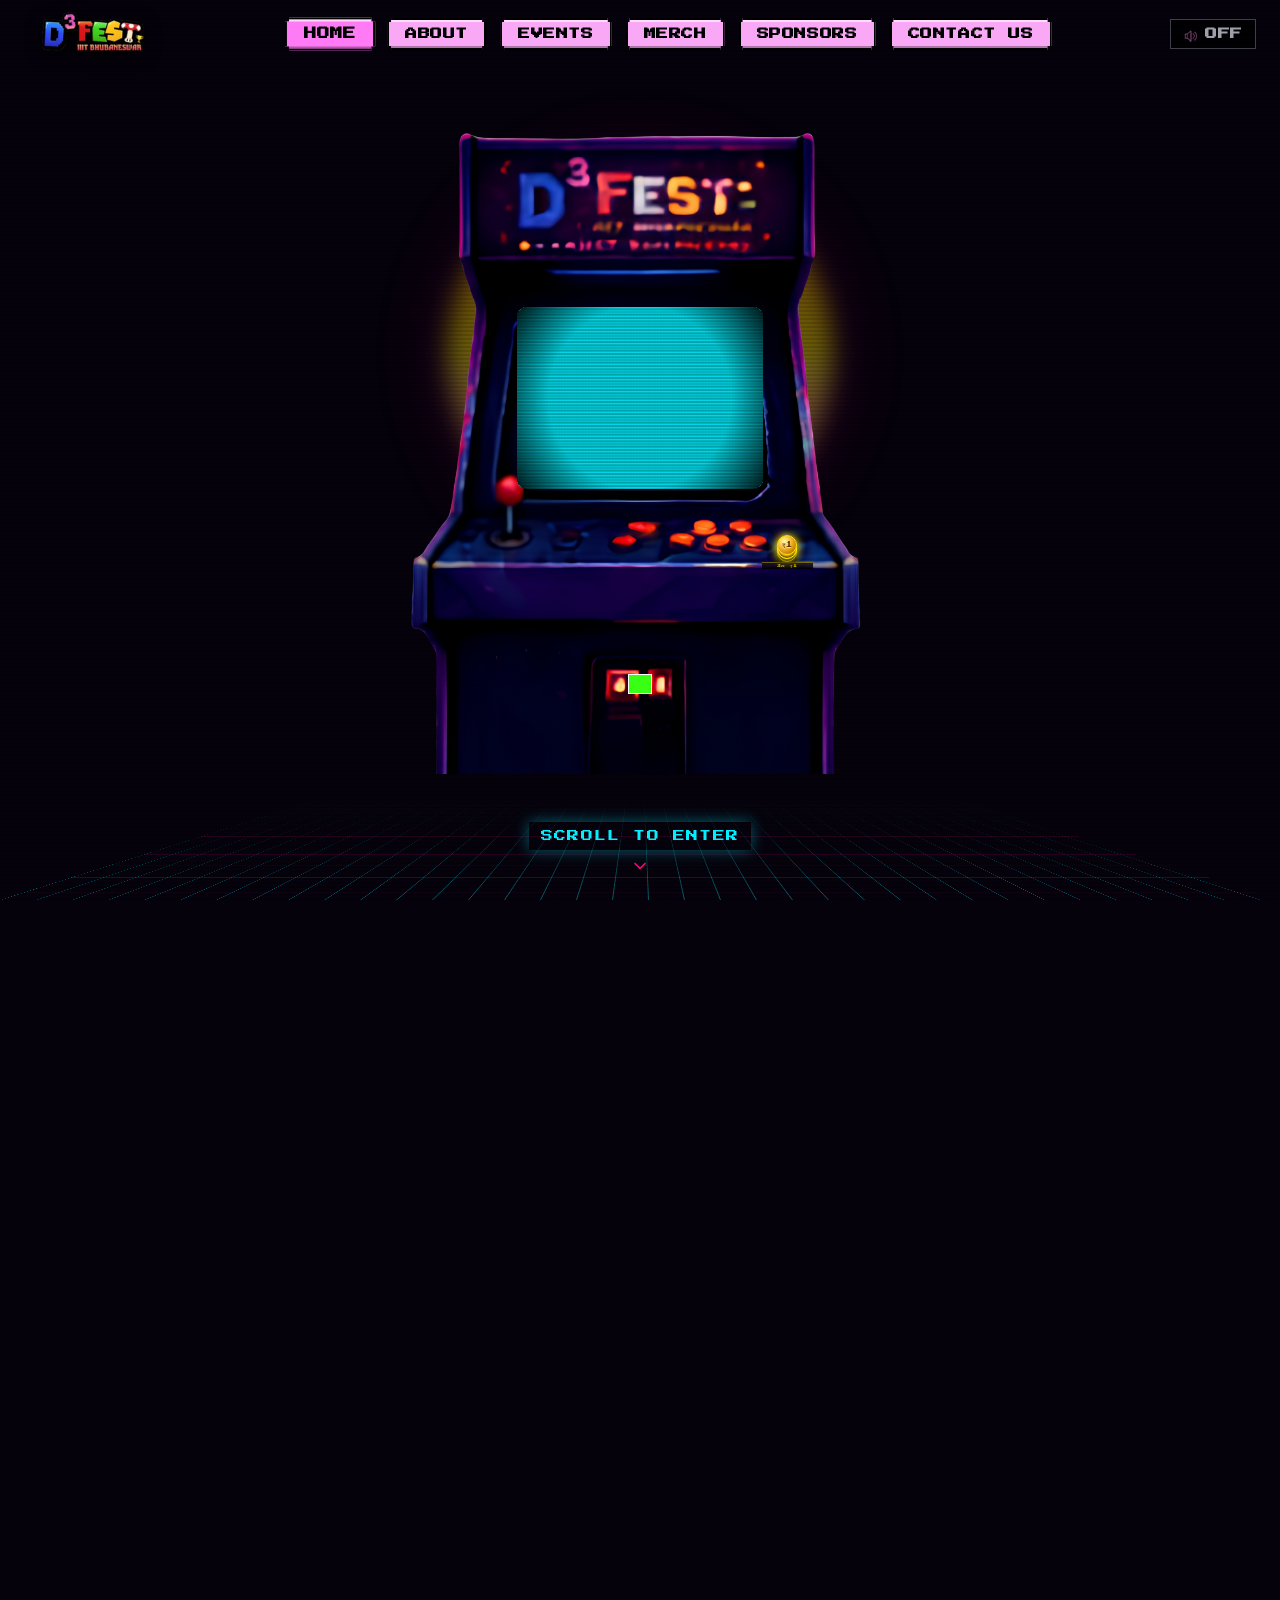
<file: index.html>
<!DOCTYPE html>
<html lang="en" class="h-full dark">
<head>
  <meta charset="utf-8" />
  <meta name="viewport" content="width=device-width, initial-scale=1" />
  <meta name="theme-color" content="#05020c" />
  <title>D³ FEST 2026 | IIIT Bhubaneswar</title>
  <link rel="icon" href="assets/logo.png" />
  <link rel="stylesheet" href="css/styles.css" />
  <link rel="preconnect" href="https://fonts.googleapis.com">
  <link rel="preconnect" href="https://fonts.gstatic.com" crossorigin>
  <link href="https://fonts.googleapis.com/css2?family=Press+Start+2P&family=Silkscreen:wght@400;700&family=VT323&display=swap" rel="stylesheet">
  <style>
    .nav-link {
      clip-path: polygon(0 4px, 4px 4px, 4px 0, calc(100% - 4px) 0, calc(100% - 4px) 4px, 100% 4px, 100% calc(100% - 4px), calc(100% - 4px) calc(100% - 4px), calc(100% - 4px) 100%, 4px 100%, 4px calc(100% - 4px), 0 calc(100% - 4px));
      border: 2px solid #000;
      background-color: #f9a8f5;
      color: #000;
      box-shadow: inset 0 2px 0 rgba(255,255,255,0.6), inset 0 -2px 0 rgba(0,0,0,0.3);
    }
    .nav-link:hover {
      background-color: #ff7bf5;
      transform: scale(1.05);
    }
    .nav-link.active {
      background-color: #ff7bf5 !important;
      box-shadow: 0 0 12px rgba(255, 123, 245, 0.8), inset 0 2px 0 rgba(255,255,255,0.7), inset 0 -2px 0 rgba(0,0,0,0.3) !important;
      transform: scale(1.05);
    }
  </style>
</head>
<body class="min-h-full flex flex-col bg-[#05020c] text-white selection:bg-[#ff7bf5] selection:text-white antialiased overflow-x-hidden">

  <!-- Fixed Retro Navbar -->
  <header class="fixed top-0 left-0 right-0 z-50 py-3 px-3 sm:px-6 select-none pointer-events-auto transition-all duration-300 bg-transparent border-b border-transparent">
    <div class="max-w-7xl mx-auto flex items-center justify-between gap-2">
      <a href="index.html" class="flex items-center gap-2 cursor-pointer group shrink-0" data-sfx="start">
        <div class="relative w-28 sm:w-36 h-9 sm:h-11">
          <img src="assets/logo.png" alt="D³ FEST - IIIT BHUBANESWAR" class="w-full h-full object-contain filter drop-shadow-[0_2px_8px_rgba(0,0,0,0.9)]" />
        </div>
      </a>

      
      <!-- Desktop Nav -->
      <nav class="hidden lg:flex items-center gap-2 xl:gap-3.5">
        <a href="index.html" class="nav-link relative px-3.5 xl:px-4 py-1.5 font-pixel text-[11px] xl:text-xs tracking-wider transition-all duration-100 font-bold uppercase rounded-none" data-page="index" data-sfx="blip">Home</a>
        <a href="about.html" class="nav-link relative px-3.5 xl:px-4 py-1.5 font-pixel text-[11px] xl:text-xs tracking-wider transition-all duration-100 font-bold uppercase rounded-none" data-page="about" data-sfx="blip">About</a>
        <a href="events.html" class="nav-link relative px-3.5 xl:px-4 py-1.5 font-pixel text-[11px] xl:text-xs tracking-wider transition-all duration-100 font-bold uppercase rounded-none" data-page="events" data-sfx="blip">Events</a>
        <a href="merch.html" class="nav-link relative px-3.5 xl:px-4 py-1.5 font-pixel text-[11px] xl:text-xs tracking-wider transition-all duration-100 font-bold uppercase rounded-none" data-page="merch" data-sfx="blip">Merch</a>
        <a href="sponsors.html" class="nav-link relative px-3.5 xl:px-4 py-1.5 font-pixel text-[11px] xl:text-xs tracking-wider transition-all duration-100 font-bold uppercase rounded-none" data-page="sponsors" data-sfx="blip">Sponsors</a>
        <a href="contact.html" class="nav-link relative px-3.5 xl:px-4 py-1.5 font-pixel text-[11px] xl:text-xs tracking-wider transition-all duration-100 font-bold uppercase rounded-none" data-page="contact" data-sfx="blip">Contact Us</a>
      </nav>

      <!-- Audio Button & Mobile Toggle -->
      <div class="flex items-center gap-2">
        <button class="audio-toggle-btn flex items-center gap-1.5 px-3 py-1.5 bg-black/80 hover:bg-black font-pixel text-[10px] sm:text-xs tracking-wider border border-zinc-700 text-zinc-400 hover:text-white transition-all cursor-pointer">
          <img src="assets/sound icon.png" alt="Sound" class="audio-sound-icon w-4 h-4 object-contain opacity-60" />
          <span class="font-bold audio-status-text">OFF</span>
          <div class="audio-wave-bars hidden flex items-end gap-0.5 h-3 ml-0.5">
            <span class="w-1 bg-[#00f0ff] animate-pulse h-2"></span>
            <span class="w-1 bg-[#ff007f] animate-pulse h-3"></span>
            <span class="w-1 bg-[#39ff14] animate-pulse h-1.5"></span>
          </div>
        </button>

        <button id="mobile-menu-btn" class="lg:hidden p-1.5 bg-[#f9a8f5] text-black font-pixel text-xs border border-black flex items-center justify-center cursor-pointer" aria-label="Menu">
          <svg xmlns="http://www.w3.org/2000/svg" width="18" height="18" viewBox="0 0 24 24" fill="none" stroke="currentColor" stroke-width="2" stroke-linecap="round" stroke-linejoin="round" class="text-black"><line x1="4" x2="20" y1="12" y2="12"/><line x1="4" x2="20" y1="6" y2="6"/><line x1="4" x2="20" y1="18" y2="18"/></svg>
        </button>
      </div>
    </div>

    <!-- Mobile Drawer -->
    <div id="mobile-menu" class="hidden lg:hidden mt-3 p-4 bg-black/95 border-2 border-[#00f0ff] shadow-[0_0_25px_rgba(0,240,255,0.3)] flex flex-col gap-2">
      <a href="index.html" class="px-4 py-2 font-pixel text-xs tracking-wider uppercase text-zinc-300 hover:text-white hover:bg-white/10" data-page="index">Home</a>
      <a href="about.html" class="px-4 py-2 font-pixel text-xs tracking-wider uppercase text-zinc-300 hover:text-white hover:bg-white/10" data-page="about">About</a>
      <a href="events.html" class="px-4 py-2 font-pixel text-xs tracking-wider uppercase text-zinc-300 hover:text-white hover:bg-white/10" data-page="events">Events</a>
      <a href="merch.html" class="px-4 py-2 font-pixel text-xs tracking-wider uppercase text-zinc-300 hover:text-white hover:bg-white/10" data-page="merch">Merch</a>
      <a href="sponsors.html" class="px-4 py-2 font-pixel text-xs tracking-wider uppercase text-zinc-300 hover:text-white hover:bg-white/10" data-page="sponsors">Sponsors</a>
      <a href="contact.html" class="px-4 py-2 font-pixel text-xs tracking-wider uppercase text-zinc-300 hover:text-white hover:bg-white/10" data-page="contact">Contact Us</a>
    </div>
  </header>

  <main class="flex-1 w-full">
    <!-- Hero Cabinet Zoom Section -->
    <section id="hero" class="relative w-full min-h-screen bg-[#05020c]">
      <div id="hero-pin-container" class="relative w-full h-screen overflow-hidden flex flex-col items-center justify-center select-none">
        
        <!-- Retro Synthwave Horizon & 3D Perspective Grid -->
        <div class="absolute inset-0 pointer-events-none">
          <div class="absolute top-[18%] left-1/2 -translate-x-1/2 w-64 sm:w-96 h-64 sm:h-96 rounded-full bg-gradient-to-t from-[#ff007f] via-[#ffe600] to-orange-500 opacity-40 blur-md shadow-[0_0_80px_rgba(255,0,127,0.4)]"></div>
          <div class="absolute bottom-0 left-0 right-0 h-[46vh] origin-bottom [transform:perspective(380px)_rotateX(62deg)]"
               style="background-image:linear-gradient(to right, rgba(0, 240, 255, 0.4) 1px, transparent 1px), linear-gradient(to bottom, rgba(255, 0, 127, 0.45) 1px, transparent 1px); background-size:36px 36px">
            <div class="absolute inset-0 bg-gradient-to-t from-transparent via-[#05020c]/70 to-[#05020c]"></div>
          </div>
          <div class="absolute inset-0 crt-scanlines opacity-30"></div>
        </div>

        <!-- Center Arcade Cabinet & Interactive Environment -->
        <div id="arcade-cabinet-wrapper" class="relative z-20 flex items-center justify-center drop-shadow-[0_25px_60px_rgba(0,0,0,0.98)] will-change-transform" style="transform-origin: 50.0% 42.0%">
          
          <!-- Shell Image (Exact 1792:2400 fit with zero letterbox gap) -->
          <div class="relative w-full h-full pointer-events-none z-10">
            <img src="assets/arcade.png" alt="D³ FEST Arcade Machine" class="w-full h-full block select-none pointer-events-none" />
          </div>

          <!-- Arcade Coin Tray (Firmly grounded on the machine's control desk surface) -->
          <div id="arcade-coin-tray" class="arcade-coin-tray select-none pointer-events-auto">
            <!-- Ground shadow under tray on control desk wood -->
            <div class="absolute -inset-1 bg-black/80 rounded-md blur-[2px] pointer-events-none"></div>

            <!-- Metallic coin plate resting on control desk -->
            <div class="relative w-full h-full bg-gradient-to-b from-[#2a2a3e] to-[#12121c] rounded-[3px] shadow-[inset_0_1px_1px_rgba(255,255,255,0.35),0_3px_6px_rgba(0,0,0,0.9)] flex flex-col items-center justify-end pb-0.5">
              <!-- Token Stack Container -->
              <div class="relative w-6 h-7 sm:w-7 sm:h-8 flex items-center justify-center">
                <!-- Drop shadow on the plate -->
                <div class="absolute bottom-0 w-5 sm:w-6 h-1.5 bg-black/90 rounded-full blur-[1px]"></div>
                <!-- Coin 3 (Bottom - ₹1) -->
                <div id="coin-3" class="arcade-coin-token absolute w-5 h-5 sm:w-6 sm:h-6" style="bottom: 0px; z-index: 26;">
                  ₹1
                </div>
                <!-- Coin 2 (Middle - ₹1) -->
                <div id="coin-2" class="arcade-coin-token absolute w-5 h-5 sm:w-6 sm:h-6" style="bottom: 3.5px; z-index: 28;">
                  ₹1
                </div>
                <!-- Coin 1 (Top - ₹1, ready to take flight) -->
                <div id="coin-1" class="arcade-coin-token absolute w-5 h-5 sm:w-6 sm:h-6" style="bottom: 7px; z-index: 30; box-shadow: 0 0 10px #ffe600;">
                  ₹1
                </div>
              </div>

              <!-- Brass identification plaque -->
              <div class="w-full flex items-center justify-center bg-black/80 border-t border-[#ffe600]/40 py-0.25">
                <span class="text-[#ffe600] font-pixel text-[4px] sm:text-[4.5px] tracking-wider leading-none">3x ₹1</span>
              </div>
            </div>
          </div>

          <!-- Arcade Coin Slot Housing (Over the physical orange coin acceptor door) -->
          <div id="arcade-coin-slot-housing">
            <div id="arcade-coin-slot-target" class="relative w-full h-full bg-black/60 border border-orange-500/80 rounded-[1px] shadow-[0_0_8px_rgba(255,102,0,0.8)] overflow-hidden flex items-center justify-center">
              <div id="coin-slot-flash" class="absolute inset-0 bg-[#39ff14] opacity-0 shadow-[0_0_15px_#39ff14,0_0_25px_#39ff14]"></div>
              <div class="w-0.5 h-3 sm:h-4 bg-orange-400 shadow-[0_0_4px_#ff6600]"></div>
            </div>
          </div>

          <!-- Glowing CRT Monitor Screen (Starts Completely Blank!) -->
          <div id="arcade-crt-monitor" class="crt-screen-bezel select-none p-1.5 sm:p-2 text-white">
            
            <!-- CRT Phosphor Pixel Grid & Scanlines Overlay -->
            <div class="absolute inset-0 crt-pixel-grid opacity-35 pointer-events-none z-40"></div>
            <div class="absolute inset-0 crt-scanlines opacity-25 pointer-events-none z-40"></div>
            <div class="absolute inset-0 pointer-events-none z-40" style="background: radial-gradient(circle at center, transparent 60%, rgba(0,0,0,0.88) 100%)"></div>

            <!-- CRT Power-On Horizontal Streak Line -->
            <div id="crt-streak-line" class="crt-streak-line"></div>

            <!-- CRT Screen Power Glow / Flash Overlay -->
            <div id="crt-power-flash" class="absolute inset-0 bg-[#00f0ff] opacity-0 pointer-events-none z-35"></div>

            <!-- STAGE 0: BLUE WELCOME SCREEN WITH PIXELATED 🙏 -->
            <div id="crt-stage-welcome" class="absolute inset-0 z-28 flex flex-col items-center justify-center p-2 opacity-0 pointer-events-none text-center" style="background: radial-gradient(circle at center, #0c2580 0%, #040e38 75%, #010414 100%);">
              <div id="crt-namaste-icon" class="relative mb-1 flex flex-col items-center justify-center">
                <div class="text-3xl sm:text-4xl filter drop-shadow-[0_0_12px_rgba(255,230,0,0.9)] select-none leading-none mb-1" style="image-rendering: pixelated;">
                  🙏
                </div>
                <div class="font-pixel text-[6px] sm:text-[7.5px] text-[#ffe600] tracking-widest uppercase" style="text-shadow: 0 0 8px #ffe600;">
                  NAMASTE
                </div>
              </div>
              <div class="font-vt323 text-[12px] sm:text-[14px] text-[#00f0ff] tracking-wide" style="text-shadow: 0 0 6px #00f0ff;">
                WELCOME TO D³ FEST 2026
              </div>
            </div>

            <!-- STAGE 1: QUESTIONS ONE AT A TIME & LIVE STATUS -->
            <div id="crt-stage-questions" class="relative z-20 flex-1 flex flex-col justify-between h-full opacity-0">
              <!-- Top System Header -->
              <div id="crt-sys-header" class="flex items-center justify-between border-b border-white/15 pb-0.5 opacity-0 shrink-0">
                <div class="flex items-center gap-1">
                  <span class="w-1.5 h-1.5 bg-[#39ff14] rounded-full animate-ping"></span>
                  <span class="font-pixel text-[4px] sm:text-[5.5px] text-[#39ff14] tracking-wider">D3-SYS // ONLINE</span>
                </div>
                <span id="crt-header-credits" class="font-pixel text-[4px] sm:text-[5.5px] text-[#ffe600]">CREDITS: 00</span>
              </div>

              <!-- Center Questions Container (ONE QUESTION AT A TIME) -->
              <div class="relative flex-1 my-0.5 min-h-0 overflow-hidden flex items-center justify-center">
                <!-- Question 1: Cyan Phosphor Reveal (Shown Alone) -->
                <div id="crt-q1-wrap" class="absolute inset-0 flex flex-col items-center justify-center text-center p-1.5 sm:p-2 opacity-0 pointer-events-none">
                  <p id="crt-q1" class="font-vt323 text-[13px] sm:text-[15px] md:text-[16px] text-[#00f0ff] leading-[1.2] tracking-wide break-words max-w-[210px]" style="text-shadow:0 0 8px rgba(0,240,255,0.9)">
                    Are you ready to dream beyond the ordinary?
                  </p>
                </div>

                <!-- Question 2: Neon Pink Phosphor Reveal (Shown Alone) -->
                <div id="crt-q2-wrap" class="absolute inset-0 flex flex-col items-center justify-center text-center p-1.5 sm:p-2 opacity-0 pointer-events-none">
                  <p id="crt-q2" class="font-vt323 text-[13px] sm:text-[15px] md:text-[16px] text-[#ff7bf5] leading-[1.2] tracking-wide break-words max-w-[210px]" style="text-shadow:0 0 8px rgba(255,123,245,0.9)">
                    Ready to challenge everything you know?
                  </p>
                </div>

                <!-- Question 3: Matrix Green Phosphor Reveal (Shown Alone) -->
                <div id="crt-q3-wrap" class="absolute inset-0 flex flex-col items-center justify-center text-center p-1.5 sm:p-2 opacity-0 pointer-events-none">
                  <p id="crt-q3" class="font-vt323 text-[13px] sm:text-[15px] md:text-[16px] text-[#39ff14] leading-[1.2] tracking-wide break-words max-w-[210px]" style="text-shadow:0 0 8px rgba(57,255,20,0.9)">
                    Ready to build what doesn't exist yet?
                  </p>
                </div>

                <!-- Pac-Man Chomp Strip & Insert Coin Prompt (Shown Alone after questions) -->
                <div id="crt-prompt-strip" class="absolute inset-0 flex flex-col items-center justify-center text-center p-1.5 sm:p-2 opacity-0 pointer-events-none">
                  <div class="flex items-center gap-1.5 mb-1 shrink-0">
                    <div id="crt-character" class="w-4 h-4 sm:w-5 sm:h-5 shrink-0 animate-bounce">
                      <img src="assets/pacman.png" alt="Arcade Hero" class="w-full h-full object-contain filter drop-shadow-[0_0_8px_#ffe600]" />
                    </div>
                    <span class="font-pixel text-[4.5px] sm:text-[5.5px] text-[#ffe600] animate-pulse">● ● ●</span>
                  </div>
                  <div id="crt-insert-coin-prompt" class="px-2 py-0.5 bg-black/90 border border-[#ffe600] font-pixel text-[4.5px] sm:text-[5.5px] md:text-[6px] text-[#ffe600] tracking-wider animate-pulse whitespace-nowrap mb-1" style="text-shadow:0 0 8px rgba(255,230,0,0.85)">
                    INSERT<br>3 COINS 
                  </div>
                </div>
              </div>

              <!-- Bottom Status Bar with Live Coin Count -->
              <div id="crt-sys-footer" class="border-t border-white/15 pt-0.5 flex items-center justify-between font-pixel text-[4px] sm:text-[5px] text-zinc-300 opacity-0 shrink-0">
                <span id="crt-coin-counter" class="text-[#ffe600]">COINS: <span id="coin-dots">○ ○ ○</span> ₹<span id="coin-val">0</span>/₹3</span>
                <span id="crt-coin-sub" class="text-[#39ff14] animate-pulse">₹1 EACH &gt;</span>
              </div>
            </div>

            <!-- STAGE 2: READY TO START (After all 3 coins enter) -->
            <div id="crt-stage-ready" class="absolute inset-0 z-25 p-1.5 sm:p-2 flex flex-col justify-between opacity-0 pointer-events-none bg-[#020206]">
              <div class="flex items-center justify-between border-b border-white/15 pb-0.5">
                <span class="font-pixel text-[4px] sm:text-[5.5px] text-[#ffe600]">CREDITS: 03</span>
                <span class="font-pixel text-[4px] sm:text-[5.5px] text-[#39ff14] animate-pulse">₹3 PAID // READY</span>
              </div>

              <div class="flex-1 flex flex-col items-center justify-center text-center gap-1 sm:gap-1.5">
                <div class="font-pixel text-[8.5px] sm:text-[11px] md:text-[12px] text-white tracking-wider animate-pulse" style="text-shadow:0 0 10px #00f0ff, 0 0 20px #00f0ff">
                  PLAYER 1 READY!
                </div>
                
                <!-- Interactive Start Button -->
                <button id="crt-press-start-btn" class="group px-2.5 py-1 bg-[#ffe600] text-black font-pixel text-[5px] sm:text-[6.5px] tracking-widest uppercase hover:bg-white transition-all transform hover:scale-105 shadow-[0_0_15px_#ffe600] cursor-pointer" data-sfx="start">
                  <span class="animate-pulse">▶ PRESS START</span>
                </button>

                <span class="font-vt323 text-[10px] sm:text-xs text-zinc-400">OR SCROLL TO DIVE INTO THE ARENA</span>
              </div>

              <div class="border-t border-white/15 pt-0.5 flex items-center justify-around font-pixel text-[4px] sm:text-[5px] text-zinc-400">
                <span class="text-[#00f0ff]">DREAM</span>
                <span class="text-[#ff7bf5]">DARE</span>
                <span class="text-[#39ff14]">DEVELOP</span>
              </div>
            </div>

            <!-- STAGE 3: INITIALIZING / BOOT MATRIX (Visible during screen zoom) -->
            <div id="crt-stage-boot" class="absolute inset-0 z-30 p-2 sm:p-2.5 bg-black flex flex-col justify-center items-center opacity-0 pointer-events-none text-center">
              <div class="w-full max-w-[200px] space-y-1 sm:space-y-1.5">
                <div class="font-pixel text-[5.5px] sm:text-[7px] text-[#00f0ff] tracking-widest animate-pulse">
                  D3 ENTERTAINMENT SYSTEM
                </div>
                <div class="font-vt323 text-[11px] sm:text-xs text-zinc-300 leading-tight">
                  INITIALIZING ARENA MATRIX...
                </div>
                <div class="font-pixel text-[5px] sm:text-[6px] text-[#ffe600]">
                  LOADING WORLD 01
                </div>
                <!-- Progress Bar -->
                <div class="w-full h-1 sm:h-1.5 bg-zinc-900 border border-white/30 p-0.5 overflow-hidden">
                  <div id="crt-boot-progress-bar" class="h-full bg-gradient-to-r from-[#00f0ff] via-[#ff007f] to-[#39ff14] w-0"></div>
                </div>
                <div class="font-pixel text-[4px] sm:text-[5px] text-[#39ff14]">
                  SYNCHRONIZING 17 ARENAS... 100%
                </div>
              </div>
            </div>

          </div>
        </div>

        <!-- Inner Arena Overlay (Revealed on Scroll/Zoom) -->
        <div id="hero-arena-overlay" class="absolute inset-0 z-30 flex flex-col justify-between items-center py-20 px-4 sm:px-8 opacity-0 pointer-events-none">
          <div class="absolute inset-0 bg-[radial-gradient(ellipse_at_center,_rgba(25,10,50,0.85)_0%,_#05020c_85%)] pointer-events-none"></div>
          <div class="absolute inset-0 crt-scanlines opacity-20 pointer-events-none"></div>

          <div class="relative z-20 w-full max-w-7xl my-auto grid grid-cols-1 lg:grid-cols-12 gap-8 items-center pt-8 pb-10">
            <div class="lg:col-span-7 flex flex-col items-start gap-2 sm:gap-3 pl-2 sm:pl-6">
              <h1 class="font-pixel text-4xl sm:text-6xl md:text-7xl lg:text-8xl tracking-wider text-[#00f0ff] uppercase" style="text-shadow:0 6px 0 #005f73, 0 10px 0 #002b36, 0 0 25px rgba(0, 240, 255, 0.6)">DREAM</h1>
              <h2 class="font-pixel text-4xl sm:text-6xl md:text-7xl lg:text-8xl tracking-wider text-[#ff7bf5] uppercase" style="text-shadow:0 6px 0 #9d0208, 0 10px 0 #370617, 0 0 25px rgba(255, 123, 245, 0.6)">DARE</h2>
              <h3 class="font-pixel text-4xl sm:text-6xl md:text-7xl lg:text-8xl tracking-wider text-[#39ff14] uppercase" style="text-shadow:0 6px 0 #208b3a, 0 10px 0 #0f4c1e, 0 0 25px rgba(57, 255, 20, 0.6)">DEVELOP</h3>

              <div class="flex items-center gap-2 mt-4 pt-2">
                <span class="w-2 sm:w-2.5 h-2 sm:h-2.5 rounded-none" style="background-color:#00f0ff;box-shadow:0 0 6px #00f0ff"></span>
                <span class="w-2 sm:w-2.5 h-2 sm:h-2.5 rounded-none" style="background-color:#ff007f;box-shadow:0 0 6px #ff007f"></span>
                <span class="w-2 sm:w-2.5 h-2 sm:h-2.5 rounded-none" style="background-color:#ffe600;box-shadow:0 0 6px #ffe600"></span>
                <span class="w-2 sm:w-2.5 h-2 sm:h-2.5 rounded-none" style="background-color:#39ff14;box-shadow:0 0 6px #39ff14"></span>
                <span class="w-2 sm:w-2.5 h-2 sm:h-2.5 rounded-none" style="background-color:#00f0ff;box-shadow:0 0 6px #00f0ff"></span>
                <span class="w-2 sm:w-2.5 h-2 sm:h-2.5 rounded-none" style="background-color:#ff007f;box-shadow:0 0 6px #ff007f"></span>
                <span class="w-2 sm:w-2.5 h-2 sm:h-2.5 rounded-none" style="background-color:#ffe600;box-shadow:0 0 6px #ffe600"></span>
                <span class="w-2 sm:w-2.5 h-2 sm:h-2.5 rounded-none" style="background-color:#39ff14;box-shadow:0 0 6px #39ff14"></span>
                <span class="w-2 sm:w-2.5 h-2 sm:h-2.5 rounded-none" style="background-color:#00f0ff;box-shadow:0 0 6px #00f0ff"></span>
                <span class="w-2 sm:w-2.5 h-2 sm:h-2.5 rounded-none" style="background-color:#ff007f;box-shadow:0 0 6px #ff007f"></span>
                <span class="w-2 sm:w-2.5 h-2 sm:h-2.5 rounded-none" style="background-color:#ffe600;box-shadow:0 0 6px #ffe600"></span>
                <span class="w-2 sm:w-2.5 h-2 sm:h-2.5 rounded-none" style="background-color:#39ff14;box-shadow:0 0 6px #39ff14"></span>
              </div>
            </div>

            <div class="lg:col-span-5 flex flex-col items-start lg:items-center justify-center gap-4 pr-2 sm:pr-6">
              <a href="#pacman-section" class="group flex items-center gap-3 sm:gap-4 p-4 hover:scale-105 transition-transform cursor-pointer" data-sfx="start">
                <div class="relative w-12 sm:w-14 h-12 sm:h-14 shrink-0 animate-pacman-chomp">
                  <img src="assets/pacman.png" alt="Pac-Man" class="w-full h-full object-contain filter drop-shadow-[0_0_12px_#ffe600]" />
                </div>
                <div class="flex items-center gap-2 sm:gap-3">
                  <span class="w-2.5 h-2.5 bg-[#ffe600] shadow-[0_0_8px_#ffe600]"></span>
                  <span class="w-2.5 h-2.5 bg-[#ffe600] shadow-[0_0_8px_#ffe600]"></span>
                  <span class="w-2.5 h-2.5 bg-[#ffe600] shadow-[0_0_8px_#ffe600]"></span>
                  <svg xmlns="http://www.w3.org/2000/svg" width="24" height="24" viewBox="0 0 24 24" fill="none" stroke="currentColor" stroke-width="2" stroke-linecap="round" stroke-linejoin="round" class="w-6 h-6 text-[#ffe600] shrink-0 group-hover:translate-x-1.5 transition-transform"><path d="M5 12h14"></path><path d="m12 5 7 7-7 7"></path></svg>
                </div>
                <span class="font-pixel text-xl sm:text-3xl text-[#ffe600] tracking-wider uppercase group-hover:text-white transition-colors" style="text-shadow:0 0 15px rgba(255, 230, 0, 0.8)">LET'S START</span>
              </a>
            </div>
          </div>

          <!-- Bottom stats row -->
          <div class="relative z-20 w-full max-w-6xl border-t border-white/20 pt-6 pb-2">
            <div class="grid grid-cols-2 md:grid-cols-4 gap-4 sm:gap-8 items-center justify-between text-center">
              <div class="flex items-center justify-center gap-2.5 sm:gap-3">
                <div class="relative w-6 sm:w-8 h-6 sm:h-8 shrink-0">
                  <img src="assets/trophy.png" alt="EVENTS" class="w-full h-full object-contain" />
                </div>
                <div class="flex flex-col text-left">
                  <span class="font-pixel text-xs sm:text-sm font-bold text-white tracking-wider">20+</span>
                  <span class="font-pixel text-[8px] sm:text-[9px] text-[#00f0ff] tracking-widest">EVENTS</span>
                </div>
              </div>

              <div class="flex items-center justify-center gap-2.5 sm:gap-3">
                <div class="relative w-6 sm:w-8 h-6 sm:h-8 shrink-0">
                  <img src="assets/star.png" alt="PRIZE POOL" class="w-full h-full object-contain" />
                </div>
                <div class="flex flex-col text-left">
                  <span class="font-pixel text-xs sm:text-sm font-bold text-white tracking-wider">1.9L+</span>
                  <span class="font-pixel text-[8px] sm:text-[9px] text-[#00f0ff] tracking-widest">PRIZE POOL</span>
                </div>
              </div>

              <div class="flex items-center justify-center gap-2.5 sm:gap-3">
                <div class="relative w-6 sm:w-8 h-6 sm:h-8 shrink-0">
                  <img src="assets/group.png" alt="PARTICIPANTS" class="w-full h-full object-contain" />
                </div>
                <div class="flex flex-col text-left">
                  <span class="font-pixel text-xs sm:text-sm font-bold text-white tracking-wider">3,200+</span>
                  <span class="font-pixel text-[8px] sm:text-[9px] text-[#00f0ff] tracking-widest">PARTICIPANTS</span>
                </div>
              </div>

              <div class="flex items-center justify-center gap-2.5 sm:gap-3">
                <div class="relative w-6 sm:w-8 h-6 sm:h-8 shrink-0">
                  <img src="assets/heart.png" alt="NON-STOP" class="w-full h-full object-contain" />
                </div>
                <div class="flex flex-col text-left">
                  <span class="font-pixel text-xs sm:text-sm font-bold text-white tracking-wider">4 Days</span>
                  <span class="font-pixel text-[8px] sm:text-[9px] text-[#00f0ff] tracking-widest">NON-STOP</span>
                </div>
              </div>
            </div>
          </div>
        </div>

        <!-- Scroll / Start Prompt -->
        <div id="hero-scroll-prompt" class="absolute bottom-6 left-1/2 -translate-x-1/2 z-30 flex flex-col items-center gap-1.5 select-none cursor-pointer group max-w-[94vw] text-center" onclick="window.startArcadeExperience && window.startArcadeExperience()">
          <div class="px-3 sm:px-4 py-1.5 sm:py-2 group-hover:border-[#ffe600] text-[#00f0ff] group-hover:text-[#ffe600] font-pixel text-[8px] sm:text-xs uppercase tracking-widest shadow-[0_0_15px_rgba(0,240,255,0.4)] group-hover:shadow-[0_0_20px_#ffe600] transition-all">
            <span class="hidden sm:inline">SCROLL TO ENTER ARCADE</span>
            <span class="sm:hidden">SCROLL TO ENTER</span>
          </div>
          <svg xmlns="http://www.w3.org/2000/svg" width="24" height="24" viewBox="0 0 24 24" fill="none" stroke="currentColor" stroke-width="2" stroke-linecap="round" stroke-linejoin="round" class="w-5 h-5 text-[#ff007f] animate-bounce"><path d="m6 9 6 6 6-6"></path></svg>
        </div>

      </div>
    </section>

    <!-- Native Interactive Pac-Man Quest Arena (Direct Continuation of Hero) -->
    <section id="pacman-section" class="relative w-full bg-[#05020c] border-t-2 border-[#00f0ff]/30 text-white select-none">
      <div id="scrollTrack" class="relative w-full">

        <!-- Sticky viewport frame holding the arcade experience -->
        <div id="pacman-sticky-wrap" class="sticky top-0 left-0 w-full h-screen flex flex-col justify-between items-center p-2 sm:p-4 overflow-hidden z-20" style="transition: opacity 0.35s ease-out;">

          <!-- Sleek Marquee Top Bar -->
          <div class="w-full max-w-5xl flex items-center justify-between px-3 py-1.5 bg-black/80 border border-[#00f0ff]/40 rounded-t-lg z-30 shrink-0">
            <div class="flex items-center gap-2">
              <span class="w-2.5 h-2.5 bg-[#ffe600] animate-pulse"></span>
              <span class="font-pixel text-[10px] sm:text-xs text-[#00f0ff] tracking-widest">D3 FEST &bull; PAC-MAN QUEST ARENA</span>
            </div>
            <div class="flex items-center gap-3 font-pixel text-[9px] sm:text-[10px] text-zinc-400">
              <span class="text-[#39ff14] animate-pulse">● LIVE RUN</span>
              <span class="hidden sm:inline text-zinc-500">//</span>
              <span class="text-[#ffe600]">17 TECH LEVELS</span>
            </div>
          </div>

          <!-- Main Retro Arcade Cabinet -->
          <main class="relative w-full max-w-5xl flex-1 flex flex-col justify-center items-center my-1 sm:my-2 min-h-0">
            <div id="stage" class="w-full flex flex-col items-center">
              <div id="arcadeCabinet" class="relative w-full bg-black border-4 border-[#2121ff] outline outline-2 outline-blue-900 rounded-xl p-2.5 sm:p-4 glow-blue crt-overlay overflow-hidden shadow-[0_0_30px_rgba(33,33,255,0.4)]">

                <!-- Arcade HUD Top -->
                <div class="grid grid-cols-3 text-center mb-2 font-pixel text-[9px] sm:text-xs leading-relaxed z-30 relative">
                  <div>
                    <div class="text-gray-400">1UP</div>
                    <div id="scoreEl" class="text-[#ffb8ff] font-bold text-xs sm:text-sm">00000</div>
                  </div>
                  <div>
                    <div class="text-[#ffe600] tracking-wider glow-yellow"></div>
                    <div id="statusEl" class="text-[#00ffff] text-[9px] sm:text-xs font-bold truncate">READY!</div>
                  </div>
                  <div>
                    <div class="text-gray-400">HIGH SCORE</div>
                    <div id="highScoreEl" class="text-[#ffb8ff] font-bold text-xs sm:text-sm">99990</div>
                  </div>
                </div>

                <!-- Main Game Canvas Container -->
                <div id="canvasContainer" class="relative w-full aspect-[41/15] bg-black border-2 border-[#2121ff] rounded overflow-hidden">
                  <canvas id="gameCanvas" width="820" height="300" class="w-full h-full block"></canvas>

                  <!-- Start Overlay with simulated mouse click -->
                  <div id="startOverlay" class="absolute inset-0 bg-black/85 flex flex-col items-center justify-center p-4 z-30 transition-opacity duration-300">
                    <h1 class="font-pixel text-base sm:text-2xl text-[#ffe600] text-center glow-yellow mb-2 tracking-wider">
                      PAC-MAN<br><span class="text-[#00ffff] text-xs sm:text-lg">QUEST ARENA</span>
                    </h1>
                    <p class="font-mono text-gray-300 text-[10px] sm:text-xs text-center max-w-md mb-6 leading-relaxed">
                      SCROLL DOWN TO INITIATE GAMEPLAY &amp; EXPLORE ALL 17 TECH EVENTS!
                    </p>
                    <div id="startBtn" class="relative group font-pixel text-xs sm:text-sm bg-[#ffe600] text-black px-6 py-3 border-4 border-white shadow-[4px_4px_0px_#ff0000] cursor-pointer select-none hover:scale-105 active:scale-95" style="transition: background-color .12s, box-shadow .12s, transform .12s;">
                      ARE YOU READY?
                    </div>
                    <div class="mt-4 flex items-center gap-2 font-pixel text-[9px] text-[#ffb8ff]">
                      <span>SCROLL DOWN TO ADVANCE</span>
                      <span class="animate-bounce-slow">▼</span>
                    </div>
                  </div>

                  <!-- Level placard: grows out of the eaten fruit's position -->
                  <div id="eventPopup" class="absolute w-[94%] sm:w-[340px] glass-arcade border-2 border-[#ffe600] rounded-xl p-3 sm:p-4 shadow-2xl z-40" style="opacity:0; pointer-events:none; left:0; top:0;">
                    <div class="flex items-center justify-between gap-2 border-b border-[#ffe600]/30 pb-2 mb-2">
                      <div class="flex items-center gap-2">
                        <span id="popupFruitIcon" class="text-xl">🍒</span>
                        <span id="eventIdTag" class="font-pixel text-[10px] sm:text-xs text-[#ffe600] px-2 py-0.5 rounded bg-[#ffe600]/20 border border-[#ffe600]/40">LEVEL 01</span>
                      </div>
                      <span id="popupCategory" class="font-pixel text-[8px] sm:text-[9px] text-[#00ffff] uppercase tracking-wider text-right">FLAGSHIP HACKATHON</span>
                    </div>

                    <h3 id="popupTitle" class="font-pixel text-xs sm:text-sm text-white glow-yellow mb-2 leading-snug">CRAFT N CODE '26</h3>
                    <p id="popupDesc" class="font-sans text-[11px] sm:text-xs text-gray-200 mb-2 leading-relaxed">24-hour non-stop hackathon.</p>

                    <div class="grid grid-cols-2 gap-2 font-mono text-[10px] bg-black/60 p-2 rounded-lg border border-[#2121ff]/40">
                      <div class="flex items-center gap-1.5">
                        <span class="text-[#ffb8ff] font-bold">🏆 PRIZE:</span>
                        <span id="popupPrize" class="text-[#ffe600] font-bold">₹50,000</span>
                      </div>
                      <div class="flex items-center gap-1.5">
                        <span class="text-[#00ffff] font-bold">⏰</span>
                        <span id="popupDate" class="text-gray-300">DAY 1 - 09:00 AM</span>
                      </div>
                    </div>
                  </div>
                </div>

                <!-- Classic Bottom HUD -->
                <div class="flex justify-between items-center mt-2 px-2 py-1 min-h-[28px]">
                  <canvas id="livesCanvas" width="120" height="24" class="h-6"></canvas>
                  <div id="eventCountBadge" class="font-pixel text-[9px] text-[#ffe600] px-2 py-1 rounded bg-[#2121ff]/20 border border-[#2121ff]/40">
                    LEVELS CLEARED: <span id="unlockedCount" class="text-[#00ffff]">0</span>/17
                  </div>
                  <canvas id="fruitsCanvas" width="160" height="24" class="h-6"></canvas>
                </div>
              </div>

              <!-- Finale: IIIT Bhubaneswar branding -->
              <div id="finaleBranding" class="w-full flex flex-col items-center">
                <div class="pt-1.5 sm:pt-2 pb-1 flex flex-col items-center w-full">
                  <h2 id="brandTitle" class="font-pixel text-sm sm:text-2xl text-center text-[#ffe600] glow-yellow tracking-widest mb-1" style="image-rendering: pixelated;" aria-label="IIIT BHUBANESWAR"></h2>
                  <p id="brandSub" class="font-pixel text-[8.5px] sm:text-[10px] text-[#00ffff] text-center tracking-wider mb-1.5" style="opacity:0; transition: opacity .6s;">
                    PRESENTS D3FEST 2026 &bull; ANNUAL TECH FESTIVAL
                  </p>
                  <div id="jumpWrap" class="w-full max-w-3xl bg-black/90 border border-[#2121ff]/60 rounded-xl p-2 sm:p-2.5 backdrop-blur shadow-2xl" style="opacity:0; transition: opacity .6s;">
                    <h4 class="font-pixel text-[8px] sm:text-[9.5px] text-[#ffb8ff] text-center mb-1.5">EXPLORE ALL 17 LEVELS</h4>
                    <div id="eventJumpGrid" class="grid grid-cols-6 sm:grid-cols-9 gap-1 sm:gap-1.5 text-center"></div>
                  </div>
                </div>
              </div>

            </div>
          </main>

          <!-- Bottom Hint Bar -->
          <footer class="w-full max-w-5xl flex justify-between items-center px-4 py-1.5 rounded-lg bg-black/80 border border-gray-800 text-[10px] font-pixel text-gray-400 z-30 shrink-0">
            <span class="hidden sm:inline text-[#00ffff]">TIP: SCROLL UP &amp; DOWN TO REWIND / FAST-FORWARD</span>
            <span class="sm:hidden text-[#00ffff]">SCROLL TO PLAY</span>
            <button id="scrollToTopBtn" class="hover:text-[#ffe600] transition-colors cursor-pointer flex items-center gap-1">
              <span>TOP</span> ▲
            </button>
          </footer>

        </div>
      </div>

      <!-- Simulated retro mouse cursor -->
      <svg id="simulatedCursor" class="fixed top-0 left-0 w-8 h-8 z-50 pointer-events-none drop-shadow-[0_0_8px_rgba(255,255,0,0.8)]" viewBox="0 0 24 24" fill="none" style="transform: translate(40px, 40px); opacity: 0;">
        <path d="M3 3l7 18 3-7 7-3L3 3z" fill="#ffff00" stroke="#000000" stroke-width="2" stroke-linejoin="round"/>
      </svg>
    </section>

    <!-- Retro Footer -->
    <footer id="contact" class="relative w-full bg-[#030308] border-t-2 border-[#00f0ff]/30 text-white overflow-hidden">
      <div class="absolute inset-0 crt-scanlines opacity-30 pointer-events-none"></div>

      <!-- Hall of Fame Banner -->
      <div class="border-b border-white/10 bg-black/60 py-6 px-4">
        <div class="max-w-6xl mx-auto flex flex-col md:flex-row items-center justify-between gap-6">
          <div class="flex items-center gap-3">
            <div class="w-8 h-8 relative shrink-0">
              <img src="assets/trophy.png" alt="Trophy" class="w-full h-full object-contain" />
            </div>
            <div>
              <p class="font-pixel text-xs text-[#ffe600] tracking-wider">ALL-TIME HALL OF FAME</p>
              <p class="font-vt323 text-base text-zinc-400">CAN YOU SET A NEW HIGH SCORE IN '26?</p>
            </div>
          </div>

          <div class="flex flex-wrap items-center justify-center gap-4 sm:gap-6">
            <div class="flex items-center gap-2 bg-black/80 px-3 py-1.5 border border-white/15">
              <span class="font-pixel text-[10px] text-[#ff007f]">1ST</span>
              <span class="font-vt323 text-lg text-[#00f0ff]">IIIT_CYBER</span>
              <span class="font-pixel text-[9px] text-[#39ff14]">999,990 PTS</span>
            </div>
            <div class="flex items-center gap-2 bg-black/80 px-3 py-1.5 border border-white/15">
              <span class="font-pixel text-[10px] text-[#ff007f]">2ND</span>
              <span class="font-vt323 text-lg text-[#00f0ff]">NEON_VIPER</span>
              <span class="font-pixel text-[9px] text-[#39ff14]">845,200 PTS</span>
            </div>
            <div class="flex items-center gap-2 bg-black/80 px-3 py-1.5 border border-white/15">
              <span class="font-pixel text-[10px] text-[#ff007f]">3RD</span>
              <span class="font-vt323 text-lg text-[#00f0ff]">GLITCH_BOY</span>
              <span class="font-pixel text-[9px] text-[#39ff14]">720,150 PTS</span>
            </div>
          </div>
        </div>
      </div>

      <!-- Main Footer Links -->
      <div class="max-w-6xl mx-auto px-4 sm:px-6 py-12 relative z-10 grid grid-cols-1 md:grid-cols-3 gap-10">
        <div class="space-y-4">
          <div class="flex items-center gap-3">
            <div class="relative w-10 h-10 border border-[#00f0ff] p-1 bg-black">
              <img src="assets/logo.png" alt="D3 Logo" class="w-full h-full object-contain" />
            </div>
            <div>
              <h4 class="font-pixel text-sm text-white">D³ FEST 2026</h4>
              <p class="font-vt323 text-sm text-zinc-400">IIIT BHUBANESWAR</p>
            </div>
          </div>
          <p class="font-vt323 text-lg text-zinc-400 leading-relaxed">
            Organized by the Technical Society of International Institute of Information Technology Bhubaneswar.
          </p>
          <p class="font-pixel text-[9px] text-[#39ff14] tracking-widest animate-pulse">
            CREDITS: 99 // GAME READY
          </p>
        </div>

        <div class="space-y-3">
          <h4 class="font-pixel text-xs text-[#00f0ff] tracking-wider mb-2">WARP ZONES</h4>
          <ul class="space-y-2 font-vt323 text-lg text-zinc-300">
            <li><a href="#hero" class="hover:text-[#00f0ff] transition-colors" data-sfx="blip">&gt; Hero Cabinet Entrance</a></li>
            <li><a href="#pacman-section" class="hover:text-[#ffe600] transition-colors" data-sfx="start">&gt; D3 PAC-MAN Game &amp; Levels</a></li>
            <li><a href="events.html" class="hover:text-[#ff007f] transition-colors" data-sfx="blip">&gt; Quest Roadmap &amp; Arenas</a></li>
            <li><a href="merch.html" class="hover:text-[#ffe600] transition-colors" data-sfx="blip">&gt; Item Shop &amp; Merch</a></li>
            <li><a href="gallery.html" class="hover:text-[#39ff14] transition-colors" data-sfx="start">&gt; Retro Memory Gallery</a></li>
          </ul>
        </div>

        <div class="space-y-4">
          <h4 class="font-pixel text-xs text-[#ff007f] tracking-wider mb-2">RADAR COORDINATES</h4>
          <p class="font-vt323 text-lg text-zinc-400">
            IIIT Bhubaneswar Campus, Gothapatna, Malipada, Bhubaneswar, Odisha 751003
          </p>
          <div class="flex items-center gap-3 pt-2">
            <a href="https://instagram.com/d3fest.iiitbh" target="_blank" rel="noreferrer" aria-label="Instagram" class="p-2.5 bg-black/80 border border-white/20 hover:border-[#00f0ff] hover:text-[#00f0ff] hover:shadow-[0_0_12px_#00f0ff] transition-all" data-sfx="blip">
              <svg viewBox="0 0 24 24" fill="none" aria-hidden="true" class="w-5 h-5"><rect x="3.5" y="3.5" width="17" height="17" rx="5" stroke="currentColor" stroke-width="1.8"></rect><circle cx="12" cy="12" r="4" stroke="currentColor" stroke-width="1.8"></circle><circle cx="17.2" cy="6.8" r="1.1" fill="currentColor"></circle></svg>
            </a>
            <a href="https://www.linkedin.com/company/tech-society-iiitbh/" target="_blank" rel="noreferrer" aria-label="LinkedIn" class="p-2.5 bg-black/80 border border-white/20 hover:border-[#ffe600] hover:text-[#ffe600] hover:shadow-[0_0_12px_#ffe600] transition-all" data-sfx="blip">
              <svg viewBox="0 0 24 24" fill="none" aria-hidden="true" class="w-5 h-5"><rect x="3.5" y="3.5" width="17" height="17" rx="2.5" stroke="currentColor" stroke-width="1.8"></rect><path d="M8.2 10v5.8" stroke="currentColor" stroke-width="1.8" stroke-linecap="round"></path><circle cx="8.2" cy="7.5" r="1" fill="currentColor"></circle><path d="M12.1 15.8V12.7c0-1.3.9-2.2 2.1-2.2 1.2 0 2 .8 2 2.3v3" stroke="currentColor" stroke-width="1.8" stroke-linecap="round" stroke-linejoin="round"></path></svg>
            </a>
            <a href="https://x.com/techsociiitbh" target="_blank" rel="noreferrer" aria-label="Twitter" class="p-2.5 bg-black/80 border border-white/20 hover:border-[#39ff14] hover:text-[#39ff14] hover:shadow-[0_0_12px_#39ff14] transition-all" data-sfx="blip">
              <svg xmlns="http://www.w3.org/2000/svg" width="20" height="20" viewBox="0 0 24 24" fill="none" stroke="currentColor" stroke-width="2" stroke-linecap="round" stroke-linejoin="round"><path d="M18 6 6 18"></path><path d="m6 6 12 12"></path></svg>
            </a>
          </div>
        </div>
      </div>

      <div class="border-t border-white/10 py-4 px-4 text-center bg-black/90">
        <p class="font-pixel text-[9px] text-zinc-500 tracking-wider">
          © 2026 D³ FEST // IIIT BHUBANESWAR. ALL RIGHTS RESERVED.
        </p>
      </div>
    </footer>
  </main>

  <script src="js/festConfig.js"></script>
  <script src="js/gsap.min.js"></script>
  <script src="js/ScrollTrigger.min.js"></script>
  <script src="js/audio.js"></script>
  <script src="js/main.js"></script>
  <script src="js/pacman-game.js"></script>
</body>
</html>
</file>
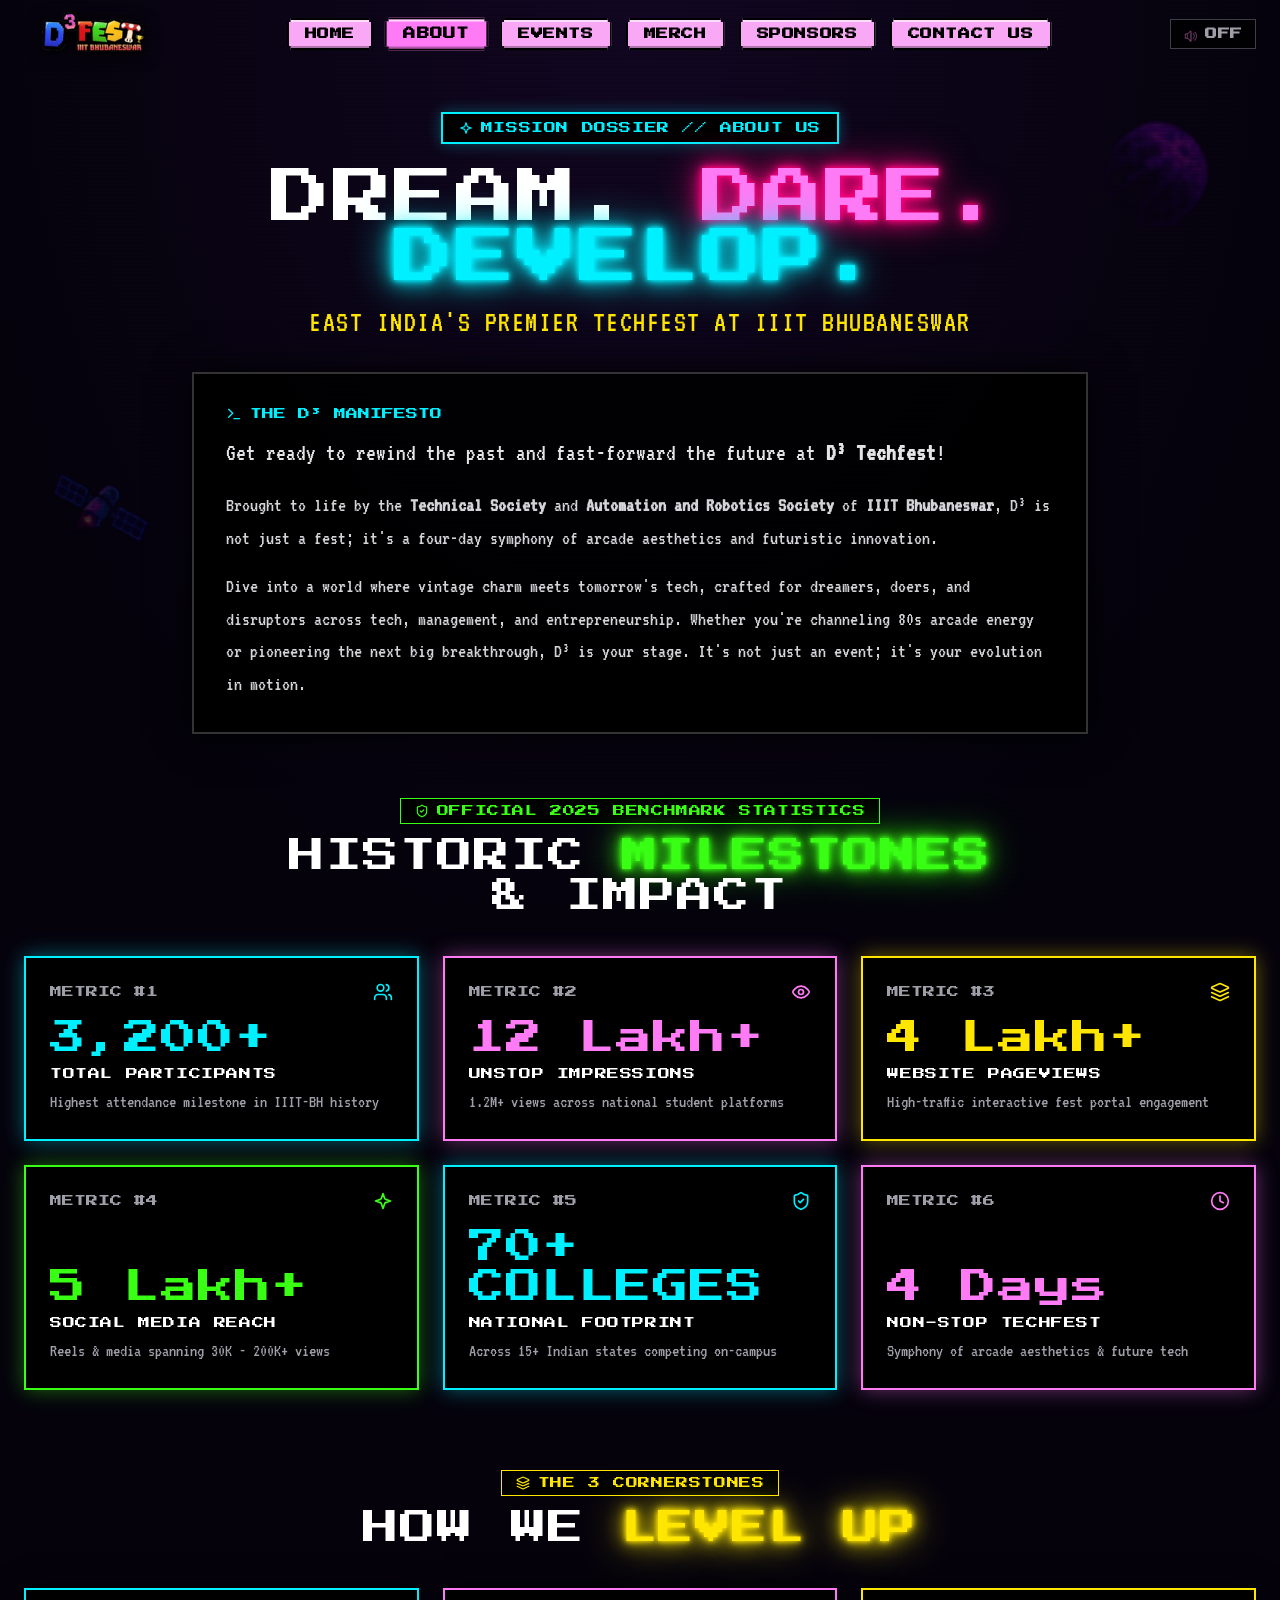
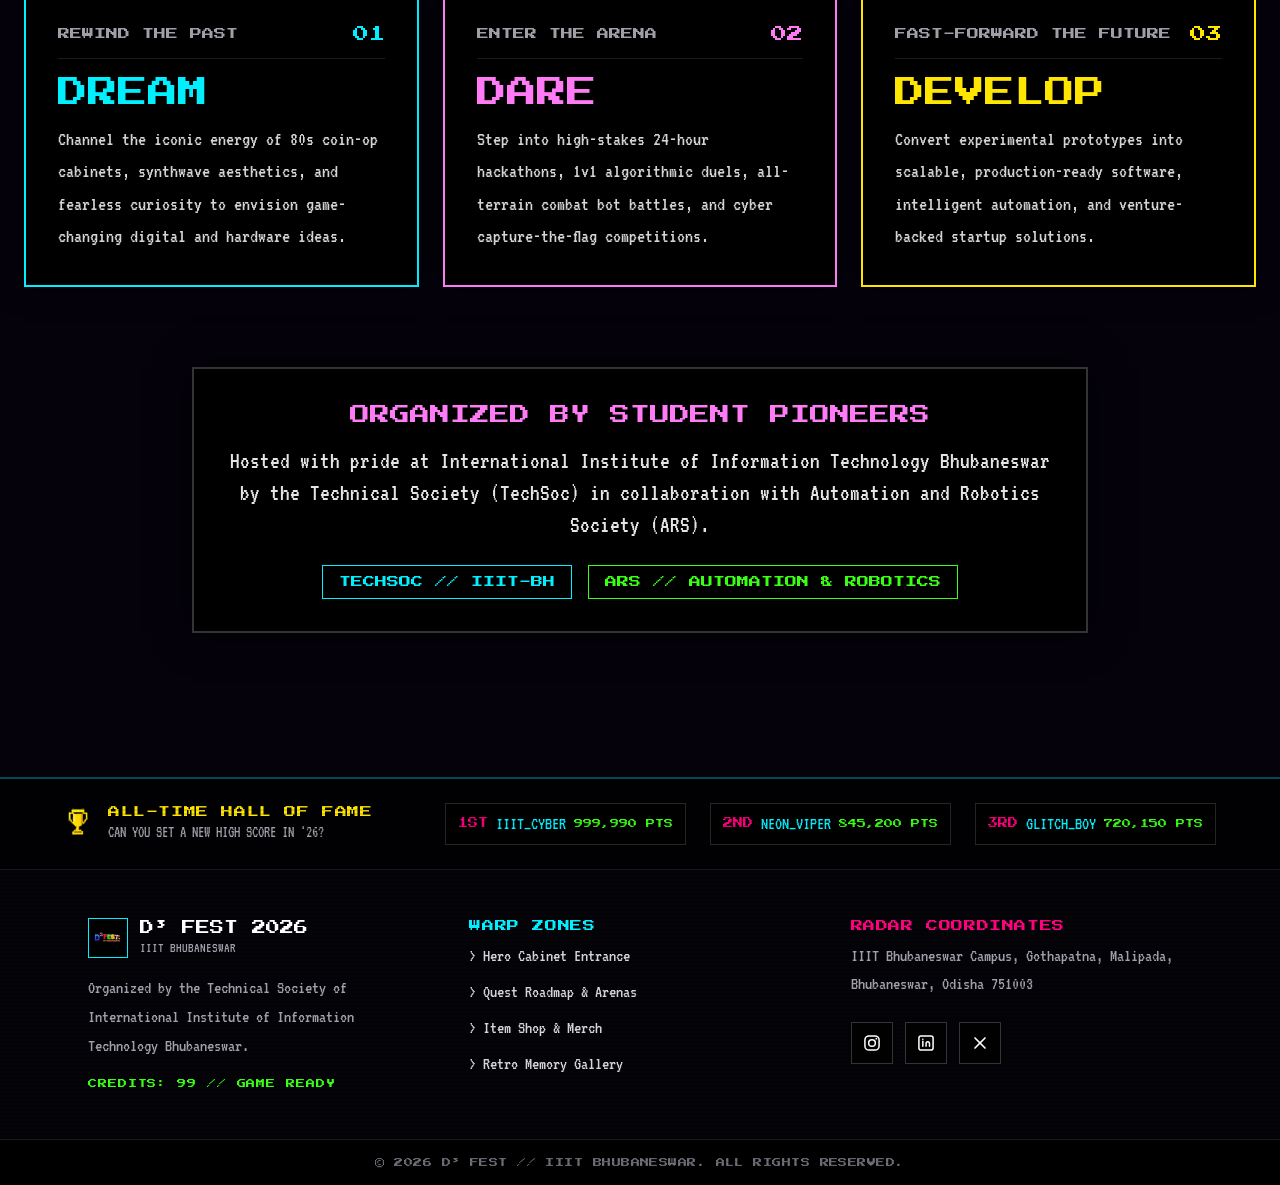
<file: about.html>
<!DOCTYPE html>
<html lang="en" class="h-full dark">
<head>
  <meta charset="utf-8" />
  <meta name="viewport" content="width=device-width, initial-scale=1" />
  <meta name="theme-color" content="#05020c" />
  <title>About Us | D³ FEST 2026 | IIIT Bhubaneswar</title>
  <link rel="icon" href="assets/logo.png" />
  <link rel="stylesheet" href="css/styles.css" />
  <link rel="preconnect" href="https://fonts.googleapis.com">
  <link rel="preconnect" href="https://fonts.gstatic.com" crossorigin>
  <link href="https://fonts.googleapis.com/css2?family=Press+Start+2P&family=Silkscreen:wght@400;700&family=VT323&display=swap" rel="stylesheet">
  <style>
    .nav-link {
      clip-path: polygon(0 4px, 4px 4px, 4px 0, calc(100% - 4px) 0, calc(100% - 4px) 4px, 100% 4px, 100% calc(100% - 4px), calc(100% - 4px) calc(100% - 4px), calc(100% - 4px) 100%, 4px 100%, 4px calc(100% - 4px), 0 calc(100% - 4px));
      border: 2px solid #000;
      background-color: #f9a8f5;
      color: #000;
      box-shadow: inset 0 2px 0 rgba(255,255,255,0.6), inset 0 -2px 0 rgba(0,0,0,0.3);
    }
    .nav-link:hover {
      background-color: #ff7bf5;
      transform: scale(1.05);
    }
    .nav-link.active {
      background-color: #ff7bf5 !important;
      box-shadow: 0 0 12px rgba(255, 123, 245, 0.8), inset 0 2px 0 rgba(255,255,255,0.7), inset 0 -2px 0 rgba(0,0,0,0.3) !important;
      transform: scale(1.05);
    }
  </style>
</head>
<body class="min-h-full flex flex-col bg-[#05020c] text-white selection:bg-[#ff7bf5] selection:text-white antialiased overflow-x-hidden">

  <!-- Fixed Retro Navbar -->
  <header class="fixed top-0 left-0 right-0 z-50 py-3 px-3 sm:px-6 select-none pointer-events-auto transition-all duration-300 bg-transparent border-b border-transparent">
    <div class="max-w-7xl mx-auto flex items-center justify-between gap-2">
      <a href="index.html" class="flex items-center gap-2 cursor-pointer group shrink-0" data-sfx="start">
        <div class="relative w-28 sm:w-36 h-9 sm:h-11">
          <img src="assets/logo.png" alt="D³ FEST - IIIT BHUBANESWAR" class="w-full h-full object-contain filter drop-shadow-[0_2px_8px_rgba(0,0,0,0.9)]" />
        </div>
      </a>

      <!-- Desktop Nav -->
      <nav class="hidden lg:flex items-center gap-2 xl:gap-3.5">
        <a href="index.html" class="nav-link relative px-3.5 xl:px-4 py-1.5 font-pixel text-[11px] xl:text-xs tracking-wider transition-all duration-100 font-bold uppercase rounded-none" data-page="index" data-sfx="blip">Home</a>
        <a href="about.html" class="nav-link relative px-3.5 xl:px-4 py-1.5 font-pixel text-[11px] xl:text-xs tracking-wider transition-all duration-100 font-bold uppercase rounded-none" data-page="about" data-sfx="blip">About</a>
        <a href="events.html" class="nav-link relative px-3.5 xl:px-4 py-1.5 font-pixel text-[11px] xl:text-xs tracking-wider transition-all duration-100 font-bold uppercase rounded-none" data-page="events" data-sfx="blip">Events</a>
        <a href="merch.html" class="nav-link relative px-3.5 xl:px-4 py-1.5 font-pixel text-[11px] xl:text-xs tracking-wider transition-all duration-100 font-bold uppercase rounded-none" data-page="merch" data-sfx="blip">Merch</a>
        <a href="sponsors.html" class="nav-link relative px-3.5 xl:px-4 py-1.5 font-pixel text-[11px] xl:text-xs tracking-wider transition-all duration-100 font-bold uppercase rounded-none" data-page="sponsors" data-sfx="blip">Sponsors</a>
        <a href="contact.html" class="nav-link relative px-3.5 xl:px-4 py-1.5 font-pixel text-[11px] xl:text-xs tracking-wider transition-all duration-100 font-bold uppercase rounded-none" data-page="contact" data-sfx="blip">Contact Us</a>
      </nav>

      <!-- Audio Button & Mobile Toggle -->
      <div class="flex items-center gap-2">
        <button class="audio-toggle-btn flex items-center gap-1.5 px-3 py-1.5 bg-black/80 hover:bg-black font-pixel text-[10px] sm:text-xs tracking-wider border border-zinc-700 text-zinc-400 hover:text-white transition-all cursor-pointer">
          <img src="assets/sound icon.png" alt="Sound" class="audio-sound-icon w-4 h-4 object-contain opacity-60" />
          <span class="font-bold audio-status-text">OFF</span>
          <div class="audio-wave-bars hidden flex items-end gap-0.5 h-3 ml-0.5">
            <span class="w-1 bg-[#00f0ff] animate-pulse h-2"></span>
            <span class="w-1 bg-[#ff007f] animate-pulse h-3"></span>
            <span class="w-1 bg-[#39ff14] animate-pulse h-1.5"></span>
          </div>
        </button>

        <button id="mobile-menu-btn" class="lg:hidden p-1.5 bg-[#f9a8f5] text-black font-pixel text-xs border border-black flex items-center justify-center cursor-pointer" aria-label="Menu">
          <svg xmlns="http://www.w3.org/2000/svg" width="18" height="18" viewBox="0 0 24 24" fill="none" stroke="currentColor" stroke-width="2" stroke-linecap="round" stroke-linejoin="round" class="text-black"><line x1="4" x2="20" y1="12" y2="12"/><line x1="4" x2="20" y1="6" y2="6"/><line x1="4" x2="20" y1="18" y2="18"/></svg>
        </button>
      </div>
    </div>

    <!-- Mobile Drawer -->
    <div id="mobile-menu" class="hidden lg:hidden mt-3 p-4 bg-black/95 border-2 border-[#00f0ff] shadow-[0_0_25px_rgba(0,240,255,0.3)] flex flex-col gap-2">
      <a href="index.html" class="px-4 py-2 font-pixel text-xs tracking-wider uppercase text-zinc-300 hover:text-white hover:bg-white/10" data-page="index">Home</a>
      <a href="about.html" class="px-4 py-2 font-pixel text-xs tracking-wider uppercase text-zinc-300 hover:text-white hover:bg-white/10" data-page="about">About</a>
      <a href="events.html" class="px-4 py-2 font-pixel text-xs tracking-wider uppercase text-zinc-300 hover:text-white hover:bg-white/10" data-page="events">Events</a>
      <a href="merch.html" class="px-4 py-2 font-pixel text-xs tracking-wider uppercase text-zinc-300 hover:text-white hover:bg-white/10" data-page="merch">Merch</a>
      <a href="sponsors.html" class="px-4 py-2 font-pixel text-xs tracking-wider uppercase text-zinc-300 hover:text-white hover:bg-white/10" data-page="sponsors">Sponsors</a>
      <a href="contact.html" class="px-4 py-2 font-pixel text-xs tracking-wider uppercase text-zinc-300 hover:text-white hover:bg-white/10" data-page="contact">Contact Us</a>
    </div>
  </header>

  <!-- Background Space Decor -->
  <div class="fixed inset-0 pointer-events-none overflow-hidden z-0">
    <div class="absolute inset-0 bg-[radial-gradient(ellipse_at_top,_rgba(25,10,45,0.7)_0%,_#05020c_75%)]"></div>
    <div class="absolute top-[12%] right-[5%] w-32 h-32 opacity-25">
      <img src="assets/planet.png" alt="Planet" class="w-full h-full object-contain" />
    </div>
    <div class="absolute top-[50%] left-[3%] w-28 h-28 opacity-20">
      <img src="assets/satellite.png" alt="Satellite" class="w-full h-full object-contain" />
    </div>
    <div class="absolute inset-0 crt-scanlines opacity-25"></div>
  </div>

  <main class="relative z-10 max-w-7xl mx-auto px-4 sm:px-6 pt-28 pb-24">
    <!-- Mission Dossier Header -->
    <div class="text-center max-w-4xl mx-auto mb-16">
      <div class="inline-flex items-center gap-2 px-4 py-1.5 bg-black border-2 border-[#00f0ff] text-[#00f0ff] font-pixel text-[10px] sm:text-xs tracking-wider mb-6 shadow-[0_0_15px_rgba(0,240,255,0.3)]">
        <svg xmlns="http://www.w3.org/2000/svg" width="14" height="14" viewBox="0 0 24 24" fill="none" stroke="currentColor" stroke-width="2" stroke-linecap="round" stroke-linejoin="round"><path d="m12 3-1.912 5.813a2 2 0 0 1-1.275 1.275L3 12l5.813 1.912a2 2 0 0 1 1.275 1.275L12 21l1.912-5.813a2 2 0 0 1 1.275-1.275L21 12l-5.813-1.912a2 2 0 0 1-1.275-1.275L12 3Z"/></svg>
        <span>MISSION DOSSIER // ABOUT US</span>
      </div>

      <h1 class="font-pixel text-3xl sm:text-5xl lg:text-6xl text-white tracking-wide mb-4">
        DREAM. <span class="text-[#ff7bf5] neon-pink">DARE.</span> <span class="text-[#00f0ff] neon-cyan">DEVELOP.</span>
      </h1>

      <p class="font-vt323 text-2xl sm:text-3xl text-[#ffe600] tracking-wider mb-8">
        EAST INDIA'S PREMIER TECHFEST AT IIIT BHUBANESWAR
      </p>

      <div class="relative p-6 sm:p-8 bg-black/90 border-2 border-white/20 shadow-[0_0_35px_rgba(0,0,0,0.9)] text-left">
        <div class="font-pixel text-xs text-[#00f0ff] mb-3 flex items-center gap-2">
          <svg xmlns="http://www.w3.org/2000/svg" width="16" height="16" viewBox="0 0 24 24" fill="none" stroke="currentColor" stroke-width="2" stroke-linecap="round" stroke-linejoin="round" class="text-[#00f0ff]"><polyline points="4 17 10 11 4 5"/><line x1="12" x2="20" y1="19" y2="19"/></svg>
          <span>THE D³ MANIFESTO</span>
        </div>
        <p class="font-vt323 text-xl sm:text-2xl text-zinc-200 leading-relaxed mb-4">
          Get ready to rewind the past and fast-forward the future at <strong>D³ Techfest</strong>!
        </p>
        <p class="font-vt323 text-lg sm:text-xl text-zinc-300 leading-relaxed mb-4">
          Brought to life by the <strong>Technical Society</strong> and <strong>Automation and Robotics Society</strong> of <strong>IIIT Bhubaneswar</strong>, D³ is not just a fest; it's a four-day symphony of arcade aesthetics and futuristic innovation.
        </p>
        <p class="font-vt323 text-lg sm:text-xl text-zinc-300 leading-relaxed">
          Dive into a world where vintage charm meets tomorrow's tech, crafted for dreamers, doers, and disruptors across tech, management, and entrepreneurship. Whether you're channeling 80s arcade energy or pioneering the next big breakthrough, D³ is your stage. It's not just an event; it's your evolution in motion.
        </p>
      </div>
    </div>

    <!-- Historic Milestones Section -->
    <section class="mb-20">
      <div class="text-center max-w-3xl mx-auto mb-10">
        <div class="inline-flex items-center gap-2 px-3.5 py-1 bg-black border border-[#39ff14] text-[#39ff14] font-pixel text-[9px] sm:text-xs tracking-wider mb-3">
          <svg xmlns="http://www.w3.org/2000/svg" width="14" height="14" viewBox="0 0 24 24" fill="none" stroke="currentColor" stroke-width="2" stroke-linecap="round" stroke-linejoin="round"><path d="M20 13c0 5-3.5 7.5-7.66 8.95a1 1 0 0 1-.67-.01C7.5 20.5 4 18 4 13V6a1 1 0 0 1 1-1c2 0 4.5-1.2 6.24-2.72a1.17 1.17 0 0 1 1.52 0C14.51 3.81 17 5 19 5a1 1 0 0 1 1 1z"/><path d="m9 12 2 2 4-4"/></svg>
          <span>OFFICIAL 2025 BENCHMARK STATISTICS</span>
        </div>
        <h2 class="font-pixel text-2xl sm:text-4xl text-white tracking-wide">
          HISTORIC <span class="text-[#39ff14] neon-green">MILESTONES</span> &amp; IMPACT
        </h2>
      </div>

      <div class="grid grid-cols-1 sm:grid-cols-2 lg:grid-cols-3 gap-6">
        <!-- Metric 1 -->
        <div class="relative p-6 bg-black/95 border-2 border-[#00f0ff] shadow-[0_0_20px_rgba(0,240,255,0.4)] flex flex-col justify-between group hover:-translate-y-1 transition-transform" data-sfx="blip">
          <div class="flex items-center justify-between mb-4">
            <span class="font-pixel text-xs text-zinc-400">METRIC #1</span>
            <svg xmlns="http://www.w3.org/2000/svg" width="20" height="20" viewBox="0 0 24 24" fill="none" stroke="currentColor" stroke-width="2" stroke-linecap="round" stroke-linejoin="round" class="text-[#00f0ff]"><path d="M16 21v-2a4 4 0 0 0-4-4H6a4 4 0 0 0-4 4v2"/><circle cx="9" cy="7" r="4"/><path d="M22 21v-2a4 4 0 0 0-3-3.87"/><path d="M16 3.13a4 4 0 0 1 0 7.75"/></svg>
          </div>
          <div>
            <h3 class="font-pixel text-3xl sm:text-4xl text-[#00f0ff] mb-2 tracking-wide">3,200+</h3>
            <p class="font-pixel text-xs text-white tracking-wider mb-2">TOTAL PARTICIPANTS</p>
            <p class="font-vt323 text-lg text-zinc-400 leading-snug">Highest attendance milestone in IIIT-BH history</p>
          </div>
        </div>

        <!-- Metric 2 -->
        <div class="relative p-6 bg-black/95 border-2 border-[#ff7bf5] shadow-[0_0_20px_rgba(255,123,245,0.4)] flex flex-col justify-between group hover:-translate-y-1 transition-transform" data-sfx="blip">
          <div class="flex items-center justify-between mb-4">
            <span class="font-pixel text-xs text-zinc-400">METRIC #2</span>
            <svg xmlns="http://www.w3.org/2000/svg" width="20" height="20" viewBox="0 0 24 24" fill="none" stroke="currentColor" stroke-width="2" stroke-linecap="round" stroke-linejoin="round" class="text-[#ff7bf5]"><path d="M2 12s3-7 10-7 10 7 10 7-3 7-10 7-10-7-10-7Z"/><circle cx="12" cy="12" r="3"/></svg>
          </div>
          <div>
            <h3 class="font-pixel text-3xl sm:text-4xl text-[#ff7bf5] mb-2 tracking-wide">12 Lakh+</h3>
            <p class="font-pixel text-xs text-white tracking-wider mb-2">UNSTOP IMPRESSIONS</p>
            <p class="font-vt323 text-lg text-zinc-400 leading-snug">1.2M+ views across national student platforms</p>
          </div>
        </div>

        <!-- Metric 3 -->
        <div class="relative p-6 bg-black/95 border-2 border-[#ffe600] shadow-[0_0_20px_rgba(255,230,0,0.4)] flex flex-col justify-between group hover:-translate-y-1 transition-transform" data-sfx="blip">
          <div class="flex items-center justify-between mb-4">
            <span class="font-pixel text-xs text-zinc-400">METRIC #3</span>
            <svg xmlns="http://www.w3.org/2000/svg" width="20" height="20" viewBox="0 0 24 24" fill="none" stroke="currentColor" stroke-width="2" stroke-linecap="round" stroke-linejoin="round" class="text-[#ffe600]"><path d="m12.83 2.18a2 2 0 0 0-1.66 0L2.6 6.08a1 1 0 0 0 0 1.83l8.58 3.91a2 2 0 0 0 1.66 0l8.58-3.9a1 1 0 0 0 0-1.83Z"/><path d="m22 17.65-9.17 4.16a2 2 0 0 1-1.66 0L2 17.65"/><path d="m22 12.65-9.17 4.16a2 2 0 0 1-1.66 0L2 12.65"/></svg>
          </div>
          <div>
            <h3 class="font-pixel text-3xl sm:text-4xl text-[#ffe600] mb-2 tracking-wide">4 Lakh+</h3>
            <p class="font-pixel text-xs text-white tracking-wider mb-2">WEBSITE PAGEVIEWS</p>
            <p class="font-vt323 text-lg text-zinc-400 leading-snug">High-traffic interactive fest portal engagement</p>
          </div>
        </div>

        <!-- Metric 4 -->
        <div class="relative p-6 bg-black/95 border-2 border-[#39ff14] shadow-[0_0_20px_rgba(57,255,20,0.4)] flex flex-col justify-between group hover:-translate-y-1 transition-transform" data-sfx="blip">
          <div class="flex items-center justify-between mb-4">
            <span class="font-pixel text-xs text-zinc-400">METRIC #4</span>
            <svg xmlns="http://www.w3.org/2000/svg" width="20" height="20" viewBox="0 0 24 24" fill="none" stroke="currentColor" stroke-width="2" stroke-linecap="round" stroke-linejoin="round" class="text-[#39ff14]"><path d="m12 3-1.912 5.813a2 2 0 0 1-1.275 1.275L3 12l5.813 1.912a2 2 0 0 1 1.275 1.275L12 21l1.912-5.813a2 2 0 0 1 1.275-1.275L21 12l-5.813-1.912a2 2 0 0 1-1.275-1.275L12 3Z"/></svg>
          </div>
          <div>
            <h3 class="font-pixel text-3xl sm:text-4xl text-[#39ff14] mb-2 tracking-wide">5 Lakh+</h3>
            <p class="font-pixel text-xs text-white tracking-wider mb-2">SOCIAL MEDIA REACH</p>
            <p class="font-vt323 text-lg text-zinc-400 leading-snug">Reels &amp; media spanning 30K - 200K+ views</p>
          </div>
        </div>

        <!-- Metric 5 -->
        <div class="relative p-6 bg-black/95 border-2 border-[#00f0ff] shadow-[0_0_20px_rgba(0,240,255,0.4)] flex flex-col justify-between group hover:-translate-y-1 transition-transform" data-sfx="blip">
          <div class="flex items-center justify-between mb-4">
            <span class="font-pixel text-xs text-zinc-400">METRIC #5</span>
            <svg xmlns="http://www.w3.org/2000/svg" width="20" height="20" viewBox="0 0 24 24" fill="none" stroke="currentColor" stroke-width="2" stroke-linecap="round" stroke-linejoin="round" class="text-[#00f0ff]"><path d="M20 13c0 5-3.5 7.5-7.66 8.95a1 1 0 0 1-.67-.01C7.5 20.5 4 18 4 13V6a1 1 0 0 1 1-1c2 0 4.5-1.2 6.24-2.72a1.17 1.17 0 0 1 1.52 0C14.51 3.81 17 5 19 5a1 1 0 0 1 1 1z"/><path d="m9 12 2 2 4-4"/></svg>
          </div>
          <div>
            <h3 class="font-pixel text-3xl sm:text-4xl text-[#00f0ff] mb-2 tracking-wide">70+ COLLEGES</h3>
            <p class="font-pixel text-xs text-white tracking-wider mb-2">NATIONAL FOOTPRINT</p>
            <p class="font-vt323 text-lg text-zinc-400 leading-snug">Across 15+ Indian states competing on-campus</p>
          </div>
        </div>

        <!-- Metric 6 -->
        <div class="relative p-6 bg-black/95 border-2 border-[#ff7bf5] shadow-[0_0_20px_rgba(255,123,245,0.4)] flex flex-col justify-between group hover:-translate-y-1 transition-transform" data-sfx="blip">
          <div class="flex items-center justify-between mb-4">
            <span class="font-pixel text-xs text-zinc-400">METRIC #6</span>
            <svg xmlns="http://www.w3.org/2000/svg" width="20" height="20" viewBox="0 0 24 24" fill="none" stroke="currentColor" stroke-width="2" stroke-linecap="round" stroke-linejoin="round" class="text-[#ff7bf5]"><circle cx="12" cy="12" r="10"/><polyline points="12 6 12 12 16 14"/></svg>
          </div>
          <div>
            <h3 class="font-pixel text-3xl sm:text-4xl text-[#ff7bf5] mb-2 tracking-wide">4 Days</h3>
            <p class="font-pixel text-xs text-white tracking-wider mb-2">NON-STOP TECHFEST</p>
            <p class="font-vt323 text-lg text-zinc-400 leading-snug">Symphony of arcade aesthetics &amp; future tech</p>
          </div>
        </div>
      </div>
    </section>

    <!-- 3 Cornerstones -->
    <section class="mb-20">
      <div class="text-center max-w-3xl mx-auto mb-10">
        <div class="inline-flex items-center gap-2 px-3.5 py-1 bg-black border border-[#ffe600] text-[#ffe600] font-pixel text-[9px] sm:text-xs tracking-wider mb-3">
          <svg xmlns="http://www.w3.org/2000/svg" width="14" height="14" viewBox="0 0 24 24" fill="none" stroke="currentColor" stroke-width="2" stroke-linecap="round" stroke-linejoin="round"><path d="m12.83 2.18a2 2 0 0 0-1.66 0L2.6 6.08a1 1 0 0 0 0 1.83l8.58 3.91a2 2 0 0 0 1.66 0l8.58-3.9a1 1 0 0 0 0-1.83Z"/><path d="m22 17.65-9.17 4.16a2 2 0 0 1-1.66 0L2 17.65"/><path d="m22 12.65-9.17 4.16a2 2 0 0 1-1.66 0L2 12.65"/></svg>
          <span>THE 3 CORNERSTONES</span>
        </div>
        <h2 class="font-pixel text-2xl sm:text-4xl text-white tracking-wide">
          HOW WE <span class="text-[#ffe600] neon-yellow">LEVEL UP</span>
        </h2>
      </div>

      <div class="grid grid-cols-1 md:grid-cols-3 gap-6">
        <!-- 01 DREAM -->
        <div class="p-6 sm:p-8 bg-black/90 border-2 border-[#00f0ff] flex flex-col justify-between shadow-[0_0_25px_rgba(0,0,0,0.8)]" data-sfx="blip">
          <div>
            <div class="flex items-center justify-between mb-4 border-b border-white/10 pb-3">
              <span class="font-pixel text-xs text-zinc-400">REWIND THE PAST</span>
              <span class="font-pixel text-base text-[#00f0ff]">01</span>
            </div>
            <h3 class="font-pixel text-2xl sm:text-3xl text-[#00f0ff] mb-3">DREAM</h3>
            <p class="font-vt323 text-xl text-zinc-300 leading-relaxed">
              Channel the iconic energy of 80s coin-op cabinets, synthwave aesthetics, and fearless curiosity to envision game-changing digital and hardware ideas.
            </p>
          </div>
        </div>

        <!-- 02 DARE -->
        <div class="p-6 sm:p-8 bg-black/90 border-2 border-[#ff7bf5] flex flex-col justify-between shadow-[0_0_25px_rgba(0,0,0,0.8)]" data-sfx="blip">
          <div>
            <div class="flex items-center justify-between mb-4 border-b border-white/10 pb-3">
              <span class="font-pixel text-xs text-zinc-400">ENTER THE ARENA</span>
              <span class="font-pixel text-base text-[#ff7bf5]">02</span>
            </div>
            <h3 class="font-pixel text-2xl sm:text-3xl text-[#ff7bf5] mb-3">DARE</h3>
            <p class="font-vt323 text-xl text-zinc-300 leading-relaxed">
              Step into high-stakes 24-hour hackathons, 1v1 algorithmic duels, all-terrain combat bot battles, and cyber capture-the-flag competitions.
            </p>
          </div>
        </div>

        <!-- 03 DEVELOP -->
        <div class="p-6 sm:p-8 bg-black/90 border-2 border-[#ffe600] flex flex-col justify-between shadow-[0_0_25px_rgba(0,0,0,0.8)]" data-sfx="blip">
          <div>
            <div class="flex items-center justify-between mb-4 border-b border-white/10 pb-3">
              <span class="font-pixel text-xs text-zinc-400">FAST-FORWARD THE FUTURE</span>
              <span class="font-pixel text-base text-[#ffe600]">03</span>
            </div>
            <h3 class="font-pixel text-2xl sm:text-3xl text-[#ffe600] mb-3">DEVELOP</h3>
            <p class="font-vt323 text-xl text-zinc-300 leading-relaxed">
              Convert experimental prototypes into scalable, production-ready software, intelligent automation, and venture-backed startup solutions.
            </p>
          </div>
        </div>
      </div>
    </section>

    <!-- Student Pioneers Section -->
    <section class="p-8 bg-black/95 border-2 border-white/20 text-center max-w-4xl mx-auto mb-12 shadow-[0_0_35px_rgba(0,0,0,0.9)]">
      <h2 class="font-pixel text-lg sm:text-xl text-[#ff7bf5] mb-4">ORGANIZED BY STUDENT PIONEERS</h2>
      <p class="font-vt323 text-xl sm:text-2xl text-zinc-200 mb-6">
        Hosted with pride at International Institute of Information Technology Bhubaneswar by the Technical Society (TechSoc) in collaboration with Automation and Robotics Society (ARS).
      </p>
      <div class="flex flex-wrap items-center justify-center gap-4">
        <span class="px-4 py-2 bg-black border border-[#00f0ff] text-[#00f0ff] font-pixel text-xs">TECHSOC // IIIT-BH</span>
        <span class="px-4 py-2 bg-black border border-[#39ff14] text-[#39ff14] font-pixel text-xs">ARS // AUTOMATION &amp; ROBOTICS</span>
      </div>
    </section>
  </main>

  <!-- Retro Footer -->
  <footer id="contact" class="relative w-full bg-[#030308] border-t-2 border-[#00f0ff]/30 text-white overflow-hidden">
    <div class="absolute inset-0 crt-scanlines opacity-30 pointer-events-none"></div>

    <div class="border-b border-white/10 bg-black/60 py-6 px-4">
      <div class="max-w-6xl mx-auto flex flex-col md:flex-row items-center justify-between gap-6">
        <div class="flex items-center gap-3">
          <div class="w-8 h-8 relative shrink-0">
            <img src="assets/trophy.png" alt="Trophy" class="w-full h-full object-contain" />
          </div>
          <div>
            <p class="font-pixel text-xs text-[#ffe600] tracking-wider">ALL-TIME HALL OF FAME</p>
            <p class="font-vt323 text-base text-zinc-400">CAN YOU SET A NEW HIGH SCORE IN '26?</p>
          </div>
        </div>

        <div class="flex flex-wrap items-center justify-center gap-4 sm:gap-6">
          <div class="flex items-center gap-2 bg-black/80 px-3 py-1.5 border border-white/15">
            <span class="font-pixel text-[10px] text-[#ff007f]">1ST</span>
            <span class="font-vt323 text-lg text-[#00f0ff]">IIIT_CYBER</span>
            <span class="font-pixel text-[9px] text-[#39ff14]">999,990 PTS</span>
          </div>
          <div class="flex items-center gap-2 bg-black/80 px-3 py-1.5 border border-white/15">
            <span class="font-pixel text-[10px] text-[#ff007f]">2ND</span>
            <span class="font-vt323 text-lg text-[#00f0ff]">NEON_VIPER</span>
            <span class="font-pixel text-[9px] text-[#39ff14]">845,200 PTS</span>
          </div>
          <div class="flex items-center gap-2 bg-black/80 px-3 py-1.5 border border-white/15">
            <span class="font-pixel text-[10px] text-[#ff007f]">3RD</span>
            <span class="font-vt323 text-lg text-[#00f0ff]">GLITCH_BOY</span>
            <span class="font-pixel text-[9px] text-[#39ff14]">720,150 PTS</span>
          </div>
        </div>
      </div>
    </div>

    <div class="max-w-6xl mx-auto px-4 sm:px-6 py-12 relative z-10 grid grid-cols-1 md:grid-cols-3 gap-10">
      <div class="space-y-4">
        <div class="flex items-center gap-3">
          <div class="relative w-10 h-10 border border-[#00f0ff] p-1 bg-black">
            <img src="assets/logo.png" alt="D3 Logo" class="w-full h-full object-contain" />
          </div>
          <div>
            <h4 class="font-pixel text-sm text-white">D³ FEST 2026</h4>
            <p class="font-vt323 text-sm text-zinc-400">IIIT BHUBANESWAR</p>
          </div>
        </div>
        <p class="font-vt323 text-lg text-zinc-400 leading-relaxed">
          Organized by the Technical Society of International Institute of Information Technology Bhubaneswar.
        </p>
        <p class="font-pixel text-[9px] text-[#39ff14] tracking-widest animate-pulse">
          CREDITS: 99 // GAME READY
        </p>
      </div>

      <div class="space-y-3">
        <h4 class="font-pixel text-xs text-[#00f0ff] tracking-wider mb-2">WARP ZONES</h4>
        <ul class="space-y-2 font-vt323 text-lg text-zinc-300">
          <li><a href="index.html#hero" class="hover:text-[#00f0ff] transition-colors" data-sfx="blip">&gt; Hero Cabinet Entrance</a></li>
          <li><a href="events.html" class="hover:text-[#ff007f] transition-colors" data-sfx="blip">&gt; Quest Roadmap &amp; Arenas</a></li>
          <li><a href="merch.html" class="hover:text-[#ffe600] transition-colors" data-sfx="blip">&gt; Item Shop &amp; Merch</a></li>
          <li><a href="gallery.html" class="hover:text-[#39ff14] transition-colors" data-sfx="start">&gt; Retro Memory Gallery</a></li>
        </ul>
      </div>

      <div class="space-y-4">
        <h4 class="font-pixel text-xs text-[#ff007f] tracking-wider mb-2">RADAR COORDINATES</h4>
        <p class="font-vt323 text-lg text-zinc-400">
          IIIT Bhubaneswar Campus, Gothapatna, Malipada, Bhubaneswar, Odisha 751003
        </p>
        <div class="flex items-center gap-3 pt-2">
          <a href="https://instagram.com/d3fest.iiitbh" target="_blank" rel="noreferrer" aria-label="Instagram" class="p-2.5 bg-black/80 border border-white/20 hover:border-[#00f0ff] hover:text-[#00f0ff] hover:shadow-[0_0_12px_#00f0ff] transition-all" data-sfx="blip">
            <svg viewBox="0 0 24 24" fill="none" aria-hidden="true" class="w-5 h-5"><rect x="3.5" y="3.5" width="17" height="17" rx="5" stroke="currentColor" stroke-width="1.8"></rect><circle cx="12" cy="12" r="4" stroke="currentColor" stroke-width="1.8"></circle><circle cx="17.2" cy="6.8" r="1.1" fill="currentColor"></circle></svg>
          </a>
          <a href="https://www.linkedin.com/company/tech-society-iiitbh/" target="_blank" rel="noreferrer" aria-label="LinkedIn" class="p-2.5 bg-black/80 border border-white/20 hover:border-[#ffe600] hover:text-[#ffe600] hover:shadow-[0_0_12px_#ffe600] transition-all" data-sfx="blip">
            <svg viewBox="0 0 24 24" fill="none" aria-hidden="true" class="w-5 h-5"><rect x="3.5" y="3.5" width="17" height="17" rx="2.5" stroke="currentColor" stroke-width="1.8"></rect><path d="M8.2 10v5.8" stroke="currentColor" stroke-width="1.8" stroke-linecap="round"></path><circle cx="8.2" cy="7.5" r="1" fill="currentColor"></circle><path d="M12.1 15.8V12.7c0-1.3.9-2.2 2.1-2.2 1.2 0 2 .8 2 2.3v3" stroke="currentColor" stroke-width="1.8" stroke-linecap="round" stroke-linejoin="round"></path></svg>
          </a>
          <a href="https://x.com/techsociiitbh" target="_blank" rel="noreferrer" aria-label="Twitter" class="p-2.5 bg-black/80 border border-white/20 hover:border-[#39ff14] hover:text-[#39ff14] hover:shadow-[0_0_12px_#39ff14] transition-all" data-sfx="blip">
            <svg xmlns="http://www.w3.org/2000/svg" width="20" height="20" viewBox="0 0 24 24" fill="none" stroke="currentColor" stroke-width="2" stroke-linecap="round" stroke-linejoin="round"><path d="M18 6 6 18"></path><path d="m6 6 12 12"></path></svg>
          </a>
        </div>
      </div>
    </div>

    <div class="border-t border-white/10 py-4 px-4 text-center bg-black/90">
      <p class="font-pixel text-[9px] text-zinc-500 tracking-wider">
        © 2026 D³ FEST // IIIT BHUBANESWAR. ALL RIGHTS RESERVED.
      </p>
    </div>
  </footer>

  <script src="js/festConfig.js"></script>
  <script src="js/audio.js"></script>
  <script src="js/main.js"></script>
</body>
</html>
</file>
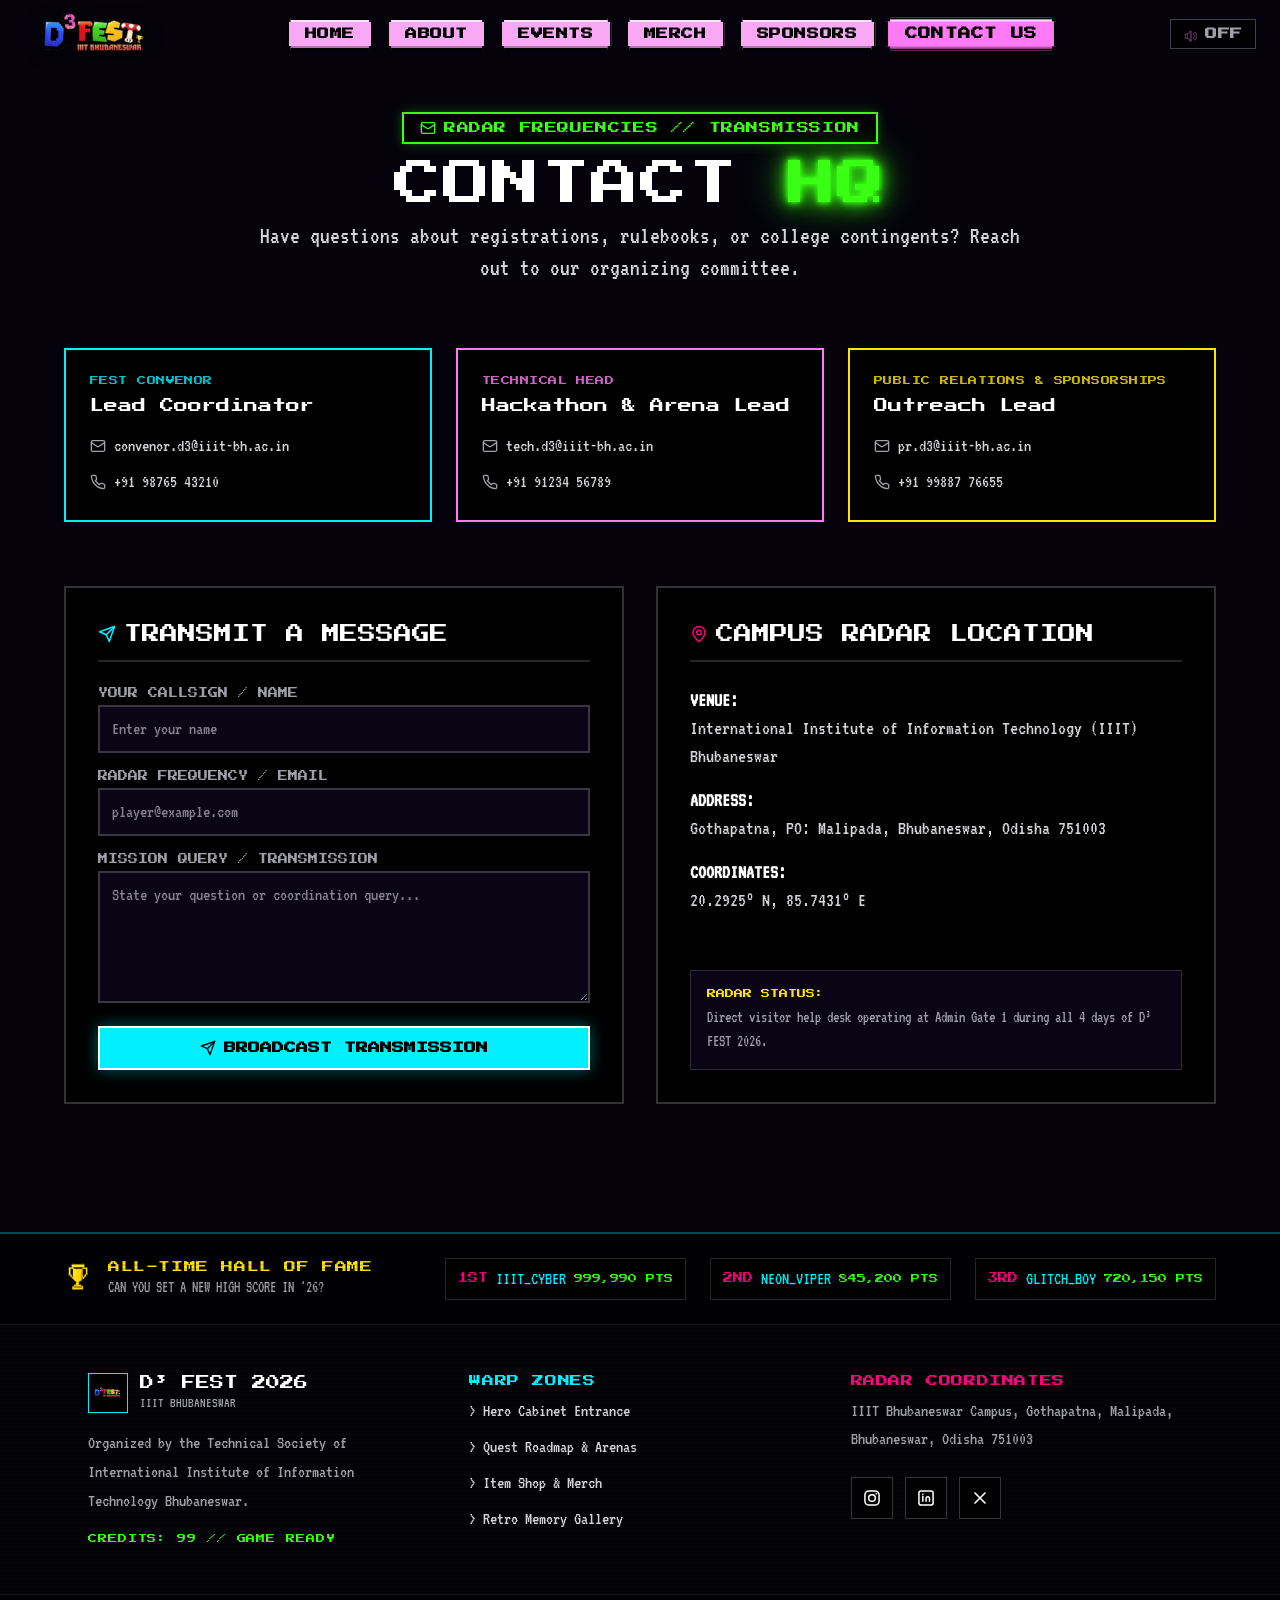
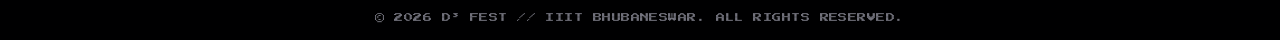
<file: contact.html>
<!DOCTYPE html>
<html lang="en" class="h-full dark">
<head>
  <meta charset="utf-8" />
  <meta name="viewport" content="width=device-width, initial-scale=1" />
  <meta name="theme-color" content="#05020c" />
  <title>Contact HQ | D³ FEST 2026 | IIIT Bhubaneswar</title>
  <link rel="icon" href="assets/logo.png" />
  <link rel="stylesheet" href="css/styles.css" />
  <link rel="preconnect" href="https://fonts.googleapis.com">
  <link rel="preconnect" href="https://fonts.gstatic.com" crossorigin>
  <link href="https://fonts.googleapis.com/css2?family=Press+Start+2P&family=Silkscreen:wght@400;700&family=VT323&display=swap" rel="stylesheet">
  <style>
    .nav-link {
      clip-path: polygon(0 4px, 4px 4px, 4px 0, calc(100% - 4px) 0, calc(100% - 4px) 4px, 100% 4px, 100% calc(100% - 4px), calc(100% - 4px) calc(100% - 4px), calc(100% - 4px) 100%, 4px 100%, 4px calc(100% - 4px), 0 calc(100% - 4px));
      border: 2px solid #000;
      background-color: #f9a8f5;
      color: #000;
      box-shadow: inset 0 2px 0 rgba(255,255,255,0.6), inset 0 -2px 0 rgba(0,0,0,0.3);
    }
    .nav-link:hover {
      background-color: #ff7bf5;
      transform: scale(1.05);
    }
    .nav-link.active {
      background-color: #ff7bf5 !important;
      box-shadow: 0 0 12px rgba(255, 123, 245, 0.8), inset 0 2px 0 rgba(255,255,255,0.7), inset 0 -2px 0 rgba(0,0,0,0.3) !important;
      transform: scale(1.05);
    }
  </style>
</head>
<body class="min-h-full flex flex-col bg-[#05020c] text-white selection:bg-[#ff007f] selection:text-white antialiased overflow-x-hidden">

  <!-- Fixed Retro Navbar -->
  <header class="fixed top-0 left-0 right-0 z-50 py-3 px-3 sm:px-6 select-none pointer-events-auto transition-all duration-300 bg-transparent border-b border-transparent">
    <div class="max-w-7xl mx-auto flex items-center justify-between gap-2">
      <a href="index.html" class="flex items-center gap-2 cursor-pointer group shrink-0" data-sfx="start">
        <div class="relative w-28 sm:w-36 h-9 sm:h-11">
          <img src="assets/logo.png" alt="D³ FEST - IIIT BHUBANESWAR" class="w-full h-full object-contain filter drop-shadow-[0_2px_8px_rgba(0,0,0,0.9)]" />
        </div>
      </a>

      <!-- Desktop Nav -->
      <nav class="hidden lg:flex items-center gap-2 xl:gap-3.5">
        <a href="index.html" class="nav-link relative px-3.5 xl:px-4 py-1.5 font-pixel text-[11px] xl:text-xs tracking-wider transition-all duration-100 font-bold uppercase rounded-none" data-page="index" data-sfx="blip">Home</a>
        <a href="about.html" class="nav-link relative px-3.5 xl:px-4 py-1.5 font-pixel text-[11px] xl:text-xs tracking-wider transition-all duration-100 font-bold uppercase rounded-none" data-page="about" data-sfx="blip">About</a>
        <a href="events.html" class="nav-link relative px-3.5 xl:px-4 py-1.5 font-pixel text-[11px] xl:text-xs tracking-wider transition-all duration-100 font-bold uppercase rounded-none" data-page="events" data-sfx="blip">Events</a>
        <a href="merch.html" class="nav-link relative px-3.5 xl:px-4 py-1.5 font-pixel text-[11px] xl:text-xs tracking-wider transition-all duration-100 font-bold uppercase rounded-none" data-page="merch" data-sfx="blip">Merch</a>
        <a href="sponsors.html" class="nav-link relative px-3.5 xl:px-4 py-1.5 font-pixel text-[11px] xl:text-xs tracking-wider transition-all duration-100 font-bold uppercase rounded-none" data-page="sponsors" data-sfx="blip">Sponsors</a>
        <a href="contact.html" class="nav-link relative px-3.5 xl:px-4 py-1.5 font-pixel text-[11px] xl:text-xs tracking-wider transition-all duration-100 font-bold uppercase rounded-none" data-page="contact" data-sfx="blip">Contact Us</a>
      </nav>

      <!-- Audio Button & Mobile Toggle -->
      <div class="flex items-center gap-2">
        <button class="audio-toggle-btn flex items-center gap-1.5 px-3 py-1.5 bg-black/80 hover:bg-black font-pixel text-[10px] sm:text-xs tracking-wider border border-zinc-700 text-zinc-400 hover:text-white transition-all cursor-pointer">
          <img src="assets/sound icon.png" alt="Sound" class="audio-sound-icon w-4 h-4 object-contain opacity-60" />
          <span class="font-bold audio-status-text">OFF</span>
          <div class="audio-wave-bars hidden flex items-end gap-0.5 h-3 ml-0.5">
            <span class="w-1 bg-[#00f0ff] animate-pulse h-2"></span>
            <span class="w-1 bg-[#ff007f] animate-pulse h-3"></span>
            <span class="w-1 bg-[#39ff14] animate-pulse h-1.5"></span>
          </div>
        </button>

        <button id="mobile-menu-btn" class="lg:hidden p-1.5 bg-[#f9a8f5] text-black font-pixel text-xs border border-black flex items-center justify-center cursor-pointer" aria-label="Menu">
          <svg xmlns="http://www.w3.org/2000/svg" width="18" height="18" viewBox="0 0 24 24" fill="none" stroke="currentColor" stroke-width="2" stroke-linecap="round" stroke-linejoin="round" class="text-black"><line x1="4" x2="20" y1="12" y2="12"/><line x1="4" x2="20" y1="6" y2="6"/><line x1="4" x2="20" y1="18" y2="18"/></svg>
        </button>
      </div>
    </div>

    <!-- Mobile Drawer -->
    <div id="mobile-menu" class="hidden lg:hidden mt-3 p-4 bg-black/95 border-2 border-[#00f0ff] shadow-[0_0_25px_rgba(0,240,255,0.3)] flex flex-col gap-2">
      <a href="index.html" class="px-4 py-2 font-pixel text-xs tracking-wider uppercase text-zinc-300 hover:text-white hover:bg-white/10" data-page="index">Home</a>
      <a href="about.html" class="px-4 py-2 font-pixel text-xs tracking-wider uppercase text-zinc-300 hover:text-white hover:bg-white/10" data-page="about">About</a>
      <a href="events.html" class="px-4 py-2 font-pixel text-xs tracking-wider uppercase text-zinc-300 hover:text-white hover:bg-white/10" data-page="events">Events</a>
      <a href="merch.html" class="px-4 py-2 font-pixel text-xs tracking-wider uppercase text-zinc-300 hover:text-white hover:bg-white/10" data-page="merch">Merch</a>
      <a href="sponsors.html" class="px-4 py-2 font-pixel text-xs tracking-wider uppercase text-zinc-300 hover:text-white hover:bg-white/10" data-page="sponsors">Sponsors</a>
      <a href="contact.html" class="px-4 py-2 font-pixel text-xs tracking-wider uppercase text-zinc-300 hover:text-white hover:bg-white/10" data-page="contact">Contact Us</a>
    </div>
  </header>

  <main class="flex-1 w-full">
    <div class="relative w-full min-h-screen pt-28 pb-32 px-4 sm:px-6">
      <div class="absolute inset-0 crt-scanlines opacity-25 pointer-events-none"></div>

      <div class="max-w-6xl mx-auto relative z-10">
        <!-- Header -->
        <div class="text-center max-w-3xl mx-auto mb-16">
          <div class="inline-flex items-center gap-2 px-4 py-1.5 bg-black border-2 border-[#39ff14] text-[#39ff14] font-pixel text-[10px] sm:text-xs tracking-wider mb-4 shadow-[0_0_12px_rgba(57,255,20,0.3)]">
            <svg xmlns="http://www.w3.org/2000/svg" width="16" height="16" viewBox="0 0 24 24" fill="none" stroke="currentColor" stroke-width="2" stroke-linecap="round" stroke-linejoin="round"><rect width="20" height="16" x="2" y="4" rx="2"/><path d="m22 7-8.97 5.7a1.94 1.94 0 0 1-2.06 0L2 7"/></svg>
            <span>RADAR FREQUENCIES // TRANSMISSION</span>
          </div>

          <h1 class="font-pixel text-3xl sm:text-5xl text-white tracking-wide mb-3">
            CONTACT <span class="text-[#39ff14] neon-green">HQ</span>
          </h1>

          <p class="font-vt323 text-xl sm:text-2xl text-zinc-300">
            Have questions about registrations, rulebooks, or college contingents? Reach out to our organizing committee.
          </p>
        </div>

        <!-- Coordinators Grid -->
        <div class="grid grid-cols-1 md:grid-cols-3 gap-6 mb-16">
          <!-- Convenor -->
          <div class="p-6 bg-black/90 border-2 border-[#00f0ff] text-[#00f0ff] shadow-[0_0_20px_rgba(0,0,0,0.8)]" data-sfx="blip">
            <span class="font-pixel text-[9px] uppercase tracking-wider block mb-2 opacity-80">FEST CONVENOR</span>
            <h3 class="font-pixel text-sm text-white mb-4">Lead Coordinator</h3>
            <div class="space-y-2 font-vt323 text-lg text-zinc-300">
              <div class="flex items-center gap-2">
                <svg xmlns="http://www.w3.org/2000/svg" width="16" height="16" viewBox="0 0 24 24" fill="none" stroke="currentColor" stroke-width="2" stroke-linecap="round" stroke-linejoin="round" class="text-zinc-400 shrink-0"><rect width="20" height="16" x="2" y="4" rx="2"/><path d="m22 7-8.97 5.7a1.94 1.94 0 0 1-2.06 0L2 7"/></svg>
                <a href="mailto:convenor.d3@iiit-bh.ac.in" class="hover:underline hover:text-white">convenor.d3@iiit-bh.ac.in</a>
              </div>
              <div class="flex items-center gap-2">
                <svg xmlns="http://www.w3.org/2000/svg" width="16" height="16" viewBox="0 0 24 24" fill="none" stroke="currentColor" stroke-width="2" stroke-linecap="round" stroke-linejoin="round" class="text-zinc-400 shrink-0"><path d="M22 16.92v3a2 2 0 0 1-2.18 2 19.79 19.79 0 0 1-8.63-3.07 19.5 19.5 0 0 1-6-6 19.79 19.79 0 0 1-3.07-8.67A2 2 0 0 1 4.11 2h3a2 2 0 0 1 2 1.72 12.84 12.84 0 0 0 .7 2.81 2 2 0 0 1-.45 2.11L8.09 9.91a16 16 0 0 0 6 6l1.27-1.27a2 2 0 0 1 2.11-.45 12.84 12.84 0 0 0 2.81.7A2 2 0 0 1 22 16.92z"/></svg>
                <span>+91 98765 43210</span>
              </div>
            </div>
          </div>

          <!-- Tech Head -->
          <div class="p-6 bg-black/90 border-2 border-[#ff7bf5] text-[#ff7bf5] shadow-[0_0_20px_rgba(0,0,0,0.8)]" data-sfx="blip">
            <span class="font-pixel text-[9px] uppercase tracking-wider block mb-2 opacity-80">TECHNICAL HEAD</span>
            <h3 class="font-pixel text-sm text-white mb-4">Hackathon &amp; Arena Lead</h3>
            <div class="space-y-2 font-vt323 text-lg text-zinc-300">
              <div class="flex items-center gap-2">
                <svg xmlns="http://www.w3.org/2000/svg" width="16" height="16" viewBox="0 0 24 24" fill="none" stroke="currentColor" stroke-width="2" stroke-linecap="round" stroke-linejoin="round" class="text-zinc-400 shrink-0"><rect width="20" height="16" x="2" y="4" rx="2"/><path d="m22 7-8.97 5.7a1.94 1.94 0 0 1-2.06 0L2 7"/></svg>
                <a href="mailto:tech.d3@iiit-bh.ac.in" class="hover:underline hover:text-white">tech.d3@iiit-bh.ac.in</a>
              </div>
              <div class="flex items-center gap-2">
                <svg xmlns="http://www.w3.org/2000/svg" width="16" height="16" viewBox="0 0 24 24" fill="none" stroke="currentColor" stroke-width="2" stroke-linecap="round" stroke-linejoin="round" class="text-zinc-400 shrink-0"><path d="M22 16.92v3a2 2 0 0 1-2.18 2 19.79 19.79 0 0 1-8.63-3.07 19.5 19.5 0 0 1-6-6 19.79 19.79 0 0 1-3.07-8.67A2 2 0 0 1 4.11 2h3a2 2 0 0 1 2 1.72 12.84 12.84 0 0 0 .7 2.81 2 2 0 0 1-.45 2.11L8.09 9.91a16 16 0 0 0 6 6l1.27-1.27a2 2 0 0 1 2.11-.45 12.84 12.84 0 0 0 2.81.7A2 2 0 0 1 22 16.92z"/></svg>
                <span>+91 91234 56789</span>
              </div>
            </div>
          </div>

          <!-- PR Lead -->
          <div class="p-6 bg-black/90 border-2 border-[#ffe600] text-[#ffe600] shadow-[0_0_20px_rgba(0,0,0,0.8)]" data-sfx="blip">
            <span class="font-pixel text-[9px] uppercase tracking-wider block mb-2 opacity-80">PUBLIC RELATIONS &amp; SPONSORSHIPS</span>
            <h3 class="font-pixel text-sm text-white mb-4">Outreach Lead</h3>
            <div class="space-y-2 font-vt323 text-lg text-zinc-300">
              <div class="flex items-center gap-2">
                <svg xmlns="http://www.w3.org/2000/svg" width="16" height="16" viewBox="0 0 24 24" fill="none" stroke="currentColor" stroke-width="2" stroke-linecap="round" stroke-linejoin="round" class="text-zinc-400 shrink-0"><rect width="20" height="16" x="2" y="4" rx="2"/><path d="m22 7-8.97 5.7a1.94 1.94 0 0 1-2.06 0L2 7"/></svg>
                <a href="mailto:pr.d3@iiit-bh.ac.in" class="hover:underline hover:text-white">pr.d3@iiit-bh.ac.in</a>
              </div>
              <div class="flex items-center gap-2">
                <svg xmlns="http://www.w3.org/2000/svg" width="16" height="16" viewBox="0 0 24 24" fill="none" stroke="currentColor" stroke-width="2" stroke-linecap="round" stroke-linejoin="round" class="text-zinc-400 shrink-0"><path d="M22 16.92v3a2 2 0 0 1-2.18 2 19.79 19.79 0 0 1-8.63-3.07 19.5 19.5 0 0 1-6-6 19.79 19.79 0 0 1-3.07-8.67A2 2 0 0 1 4.11 2h3a2 2 0 0 1 2 1.72 12.84 12.84 0 0 0 .7 2.81 2 2 0 0 1-.45 2.11L8.09 9.91a16 16 0 0 0 6 6l1.27-1.27a2 2 0 0 1 2.11-.45 12.84 12.84 0 0 0 2.81.7A2 2 0 0 1 22 16.92z"/></svg>
                <span>+91 99887 76655</span>
              </div>
            </div>
          </div>
        </div>

        <!-- Form and Radar Location -->
        <div class="grid grid-cols-1 lg:grid-cols-2 gap-8">
          <!-- Form -->
          <div class="bg-black/90 border-2 border-white/20 p-6 sm:p-8">
            <h3 class="font-pixel text-lg text-white mb-6 border-b-2 border-white/15 pb-3 flex items-center gap-2">
              <svg xmlns="http://www.w3.org/2000/svg" width="18" height="18" viewBox="0 0 24 24" fill="none" stroke="currentColor" stroke-width="2" stroke-linecap="round" stroke-linejoin="round" class="text-[#00f0ff]"><path d="m22 2-7 20-4-9-9-4Z"/><path d="M22 2 11 13"/></svg>
              <span>TRANSMIT A MESSAGE</span>
            </h3>

            <div id="contact-msg-success" class="hidden p-6 bg-[#39ff14]/10 border-2 border-[#39ff14] text-center">
              <svg xmlns="http://www.w3.org/2000/svg" width="32" height="32" viewBox="0 0 24 24" fill="none" stroke="currentColor" stroke-width="2" stroke-linecap="round" stroke-linejoin="round" class="text-[#39ff14] mx-auto mb-2"><polyline points="20 6 9 17 4 12"/></svg>
              <h4 class="font-pixel text-sm text-[#39ff14] mb-1">TRANSMISSION SENT</h4>
              <p class="font-vt323 text-lg text-zinc-300">
                Our communications officer will reply to your frequency shortly.
              </p>
            </div>

            <form id="contact-msg-form" class="space-y-4">
              <div>
                <label class="block font-pixel text-[10px] text-zinc-400 mb-1">YOUR CALLSIGN / NAME</label>
                <input
                  type="text"
                  required
                  placeholder="Enter your name"
                  class="w-full bg-[#090514] border-2 border-white/20 px-3 py-2 text-white font-vt323 text-lg focus:border-[#00f0ff] focus:outline-none"
                />
              </div>

              <div>
                <label class="block font-pixel text-[10px] text-zinc-400 mb-1">RADAR FREQUENCY / EMAIL</label>
                <input
                  type="email"
                  required
                  placeholder="player@example.com"
                  class="w-full bg-[#090514] border-2 border-white/20 px-3 py-2 text-white font-vt323 text-lg focus:border-[#00f0ff] focus:outline-none"
                />
              </div>

              <div>
                <label class="block font-pixel text-[10px] text-zinc-400 mb-1">MISSION QUERY / TRANSMISSION</label>
                <textarea
                  required
                  rows="4"
                  placeholder="State your question or coordination query..."
                  class="w-full bg-[#090514] border-2 border-white/20 px-3 py-2 text-white font-vt323 text-lg focus:border-[#00f0ff] focus:outline-none resize-none"
                ></textarea>
              </div>

              <button
                type="submit"
                data-sfx="start"
                class="w-full py-3 bg-[#00f0ff] hover:bg-[#00f0ff]/90 text-black font-pixel text-xs font-bold uppercase border-2 border-white cursor-pointer active:scale-95 transition-all shadow-[0_0_15px_rgba(0,240,255,0.4)] flex items-center justify-center gap-2"
              >
                <svg xmlns="http://www.w3.org/2000/svg" width="16" height="16" viewBox="0 0 24 24" fill="none" stroke="currentColor" stroke-width="2" stroke-linecap="round" stroke-linejoin="round"><path d="m22 2-7 20-4-9-9-4Z"/><path d="M22 2 11 13"/></svg>
                <span>BROADCAST TRANSMISSION</span>
              </button>
            </form>
          </div>

          <!-- Radar Location -->
          <div class="bg-black/90 border-2 border-white/20 p-6 sm:p-8 flex flex-col justify-between">
            <div>
              <h3 class="font-pixel text-lg text-white mb-6 border-b-2 border-white/15 pb-3 flex items-center gap-2">
                <svg xmlns="http://www.w3.org/2000/svg" width="18" height="18" viewBox="0 0 24 24" fill="none" stroke="currentColor" stroke-width="2" stroke-linecap="round" stroke-linejoin="round" class="text-[#ff007f]"><path d="M20 10c0 4.993-5.539 10.193-7.399 11.799a1 1 0 0 1-1.202 0C9.539 20.193 4 14.993 4 10a8 8 0 0 1 16 0"/><circle cx="12" cy="10" r="3"/></svg>
                <span>CAMPUS RADAR LOCATION</span>
              </h3>

              <div class="space-y-4 font-vt323 text-xl text-zinc-300">
                <p>
                  <strong class="text-white block">VENUE:</strong>
                  International Institute of Information Technology (IIIT) Bhubaneswar
                </p>
                <p>
                  <strong class="text-white block">ADDRESS:</strong>
                  Gothapatna, PO: Malipada, Bhubaneswar, Odisha 751003
                </p>
                <p>
                  <strong class="text-white block">COORDINATES:</strong>
                  20.2925° N, 85.7431° E
                </p>
              </div>
            </div>

            <div class="mt-8 p-4 bg-[#090514] border border-white/15">
              <p class="font-pixel text-[9px] text-[#ffe600] mb-1">RADAR STATUS:</p>
              <p class="font-vt323 text-base text-zinc-400">
                Direct visitor help desk operating at Admin Gate 1 during all 4 days of D³ FEST 2026.
              </p>
            </div>
          </div>
        </div>
      </div>
    </div>

    <!-- Retro Footer -->
    <footer id="contact" class="relative w-full bg-[#030308] border-t-2 border-[#00f0ff]/30 text-white overflow-hidden">
      <div class="absolute inset-0 crt-scanlines opacity-30 pointer-events-none"></div>

      <div class="border-b border-white/10 bg-black/60 py-6 px-4">
        <div class="max-w-6xl mx-auto flex flex-col md:flex-row items-center justify-between gap-6">
          <div class="flex items-center gap-3">
            <div class="w-8 h-8 relative shrink-0">
              <img src="assets/trophy.png" alt="Trophy" class="w-full h-full object-contain" />
            </div>
            <div>
              <p class="font-pixel text-xs text-[#ffe600] tracking-wider">ALL-TIME HALL OF FAME</p>
              <p class="font-vt323 text-base text-zinc-400">CAN YOU SET A NEW HIGH SCORE IN '26?</p>
            </div>
          </div>

          <div class="flex flex-wrap items-center justify-center gap-4 sm:gap-6">
            <div class="flex items-center gap-2 bg-black/80 px-3 py-1.5 border border-white/15">
              <span class="font-pixel text-[10px] text-[#ff007f]">1ST</span>
              <span class="font-vt323 text-lg text-[#00f0ff]">IIIT_CYBER</span>
              <span class="font-pixel text-[9px] text-[#39ff14]">999,990 PTS</span>
            </div>
            <div class="flex items-center gap-2 bg-black/80 px-3 py-1.5 border border-white/15">
              <span class="font-pixel text-[10px] text-[#ff007f]">2ND</span>
              <span class="font-vt323 text-lg text-[#00f0ff]">NEON_VIPER</span>
              <span class="font-pixel text-[9px] text-[#39ff14]">845,200 PTS</span>
            </div>
            <div class="flex items-center gap-2 bg-black/80 px-3 py-1.5 border border-white/15">
              <span class="font-pixel text-[10px] text-[#ff007f]">3RD</span>
              <span class="font-vt323 text-lg text-[#00f0ff]">GLITCH_BOY</span>
              <span class="font-pixel text-[9px] text-[#39ff14]">720,150 PTS</span>
            </div>
          </div>
        </div>
      </div>

      <div class="max-w-6xl mx-auto px-4 sm:px-6 py-12 relative z-10 grid grid-cols-1 md:grid-cols-3 gap-10">
        <div class="space-y-4">
          <div class="flex items-center gap-3">
            <div class="relative w-10 h-10 border border-[#00f0ff] p-1 bg-black">
              <img src="assets/logo.png" alt="D3 Logo" class="w-full h-full object-contain" />
            </div>
            <div>
              <h4 class="font-pixel text-sm text-white">D³ FEST 2026</h4>
              <p class="font-vt323 text-sm text-zinc-400">IIIT BHUBANESWAR</p>
            </div>
          </div>
          <p class="font-vt323 text-lg text-zinc-400 leading-relaxed">
            Organized by the Technical Society of International Institute of Information Technology Bhubaneswar.
          </p>
          <p class="font-pixel text-[9px] text-[#39ff14] tracking-widest animate-pulse">
            CREDITS: 99 // GAME READY
          </p>
        </div>

        <div class="space-y-3">
          <h4 class="font-pixel text-xs text-[#00f0ff] tracking-wider mb-2">WARP ZONES</h4>
          <ul class="space-y-2 font-vt323 text-lg text-zinc-300">
            <li><a href="index.html#hero" class="hover:text-[#00f0ff] transition-colors" data-sfx="blip">&gt; Hero Cabinet Entrance</a></li>
            <li><a href="events.html" class="hover:text-[#ff007f] transition-colors" data-sfx="blip">&gt; Quest Roadmap &amp; Arenas</a></li>
            <li><a href="merch.html" class="hover:text-[#ffe600] transition-colors" data-sfx="blip">&gt; Item Shop &amp; Merch</a></li>
            <li><a href="gallery.html" class="hover:text-[#39ff14] transition-colors" data-sfx="start">&gt; Retro Memory Gallery</a></li>
          </ul>
        </div>

        <div class="space-y-4">
          <h4 class="font-pixel text-xs text-[#ff007f] tracking-wider mb-2">RADAR COORDINATES</h4>
          <p class="font-vt323 text-lg text-zinc-400">
            IIIT Bhubaneswar Campus, Gothapatna, Malipada, Bhubaneswar, Odisha 751003
          </p>
          <div class="flex items-center gap-3 pt-2">
            <a href="https://instagram.com/d3fest.iiitbh" target="_blank" rel="noreferrer" aria-label="Instagram" class="p-2.5 bg-black/80 border border-white/20 hover:border-[#00f0ff] hover:text-[#00f0ff] hover:shadow-[0_0_12px_#00f0ff] transition-all" data-sfx="blip">
              <svg viewBox="0 0 24 24" fill="none" aria-hidden="true" class="w-5 h-5"><rect x="3.5" y="3.5" width="17" height="17" rx="5" stroke="currentColor" stroke-width="1.8"></rect><circle cx="12" cy="12" r="4" stroke="currentColor" stroke-width="1.8"></circle><circle cx="17.2" cy="6.8" r="1.1" fill="currentColor"></circle></svg>
            </a>
            <a href="https://www.linkedin.com/company/tech-society-iiitbh/" target="_blank" rel="noreferrer" aria-label="LinkedIn" class="p-2.5 bg-black/80 border border-white/20 hover:border-[#ffe600] hover:text-[#ffe600] hover:shadow-[0_0_12px_#ffe600] transition-all" data-sfx="blip">
              <svg viewBox="0 0 24 24" fill="none" aria-hidden="true" class="w-5 h-5"><rect x="3.5" y="3.5" width="17" height="17" rx="2.5" stroke="currentColor" stroke-width="1.8"></rect><path d="M8.2 10v5.8" stroke="currentColor" stroke-width="1.8" stroke-linecap="round"></path><circle cx="8.2" cy="7.5" r="1" fill="currentColor"></circle><path d="M12.1 15.8V12.7c0-1.3.9-2.2 2.1-2.2 1.2 0 2 .8 2 2.3v3" stroke="currentColor" stroke-width="1.8" stroke-linecap="round" stroke-linejoin="round"></path></svg>
            </a>
            <a href="https://x.com/techsociiitbh" target="_blank" rel="noreferrer" aria-label="Twitter" class="p-2.5 bg-black/80 border border-white/20 hover:border-[#39ff14] hover:text-[#39ff14] hover:shadow-[0_0_12px_#39ff14] transition-all" data-sfx="blip">
              <svg xmlns="http://www.w3.org/2000/svg" width="20" height="20" viewBox="0 0 24 24" fill="none" stroke="currentColor" stroke-width="2" stroke-linecap="round" stroke-linejoin="round"><path d="M18 6 6 18"></path><path d="m6 6 12 12"></path></svg>
            </a>
          </div>
        </div>
      </div>

      <div class="border-t border-white/10 py-4 px-4 text-center bg-black/90">
        <p class="font-pixel text-[9px] text-zinc-500 tracking-wider">
          © 2026 D³ FEST // IIIT BHUBANESWAR. ALL RIGHTS RESERVED.
        </p>
      </div>
    </footer>
  </main>

  <script src="js/festConfig.js"></script>
  <script src="js/audio.js"></script>
  <script src="js/main.js"></script>
</body>
</html>
</file>
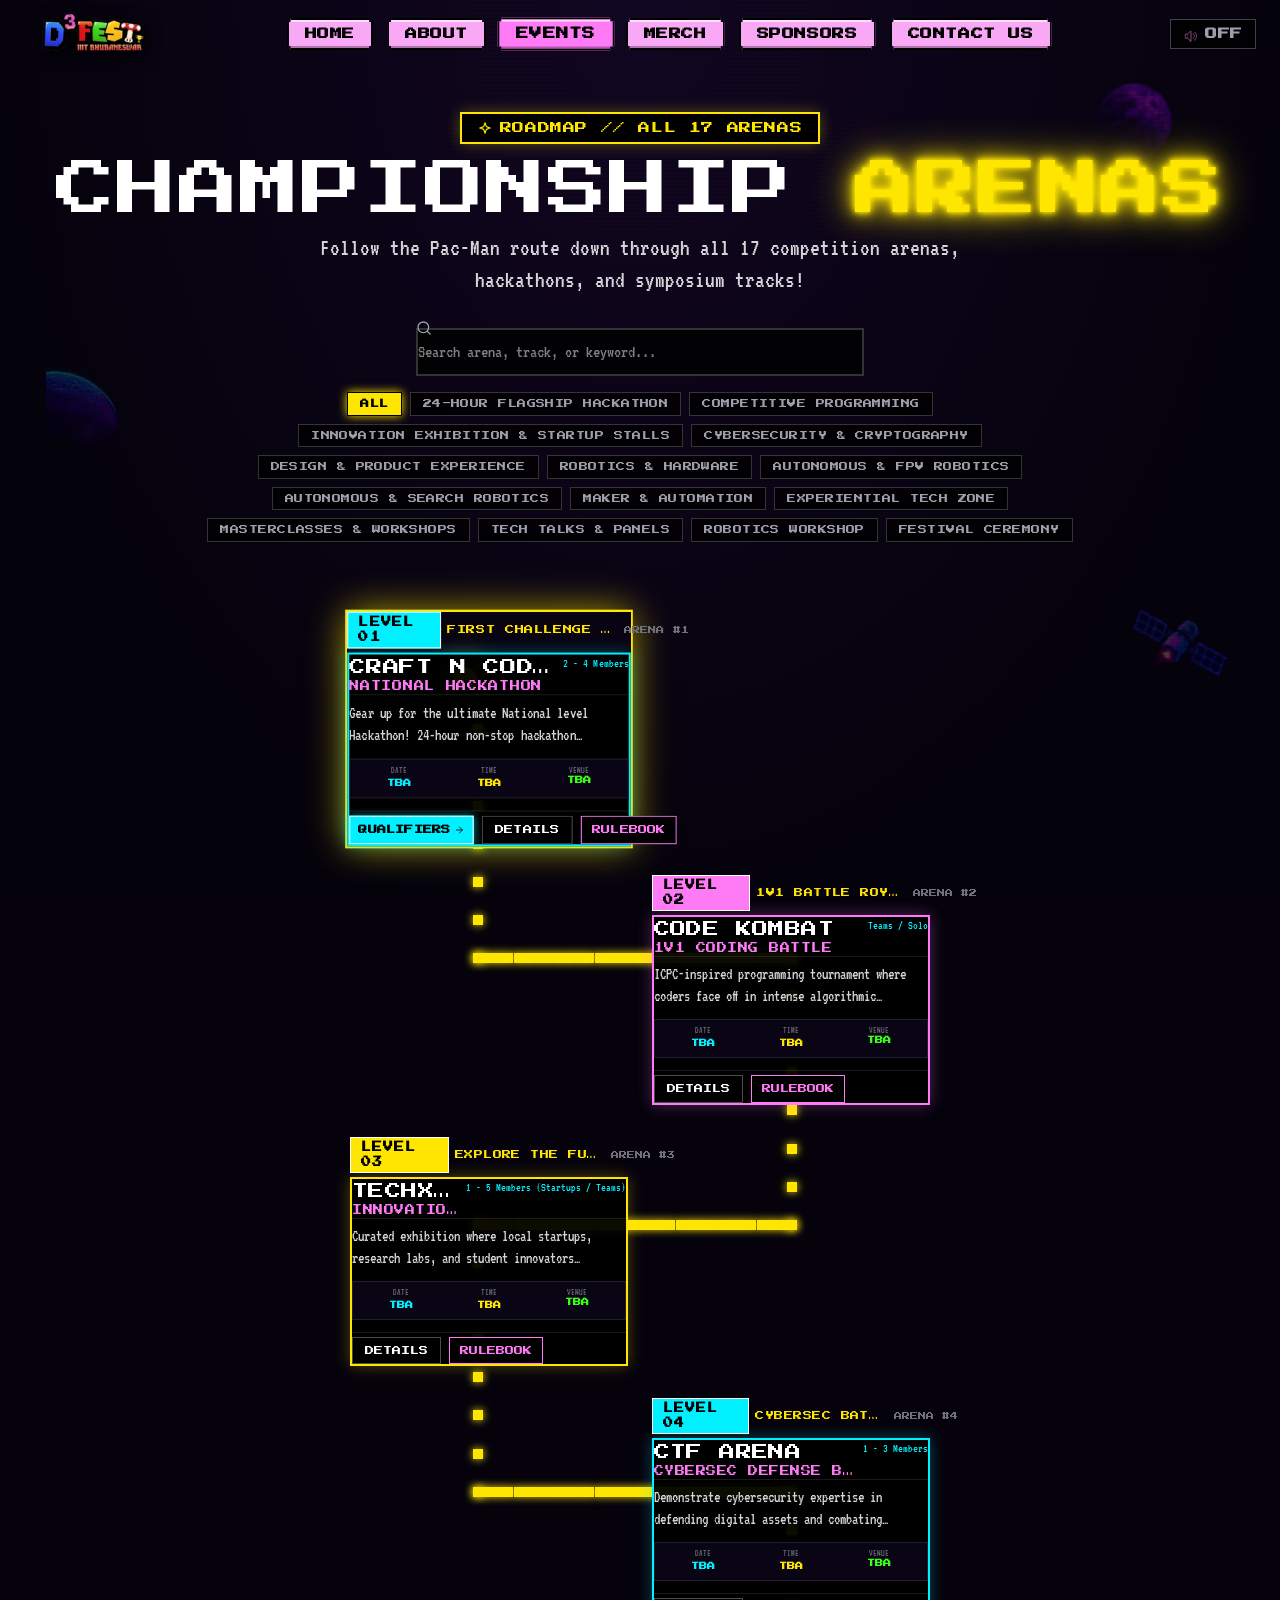
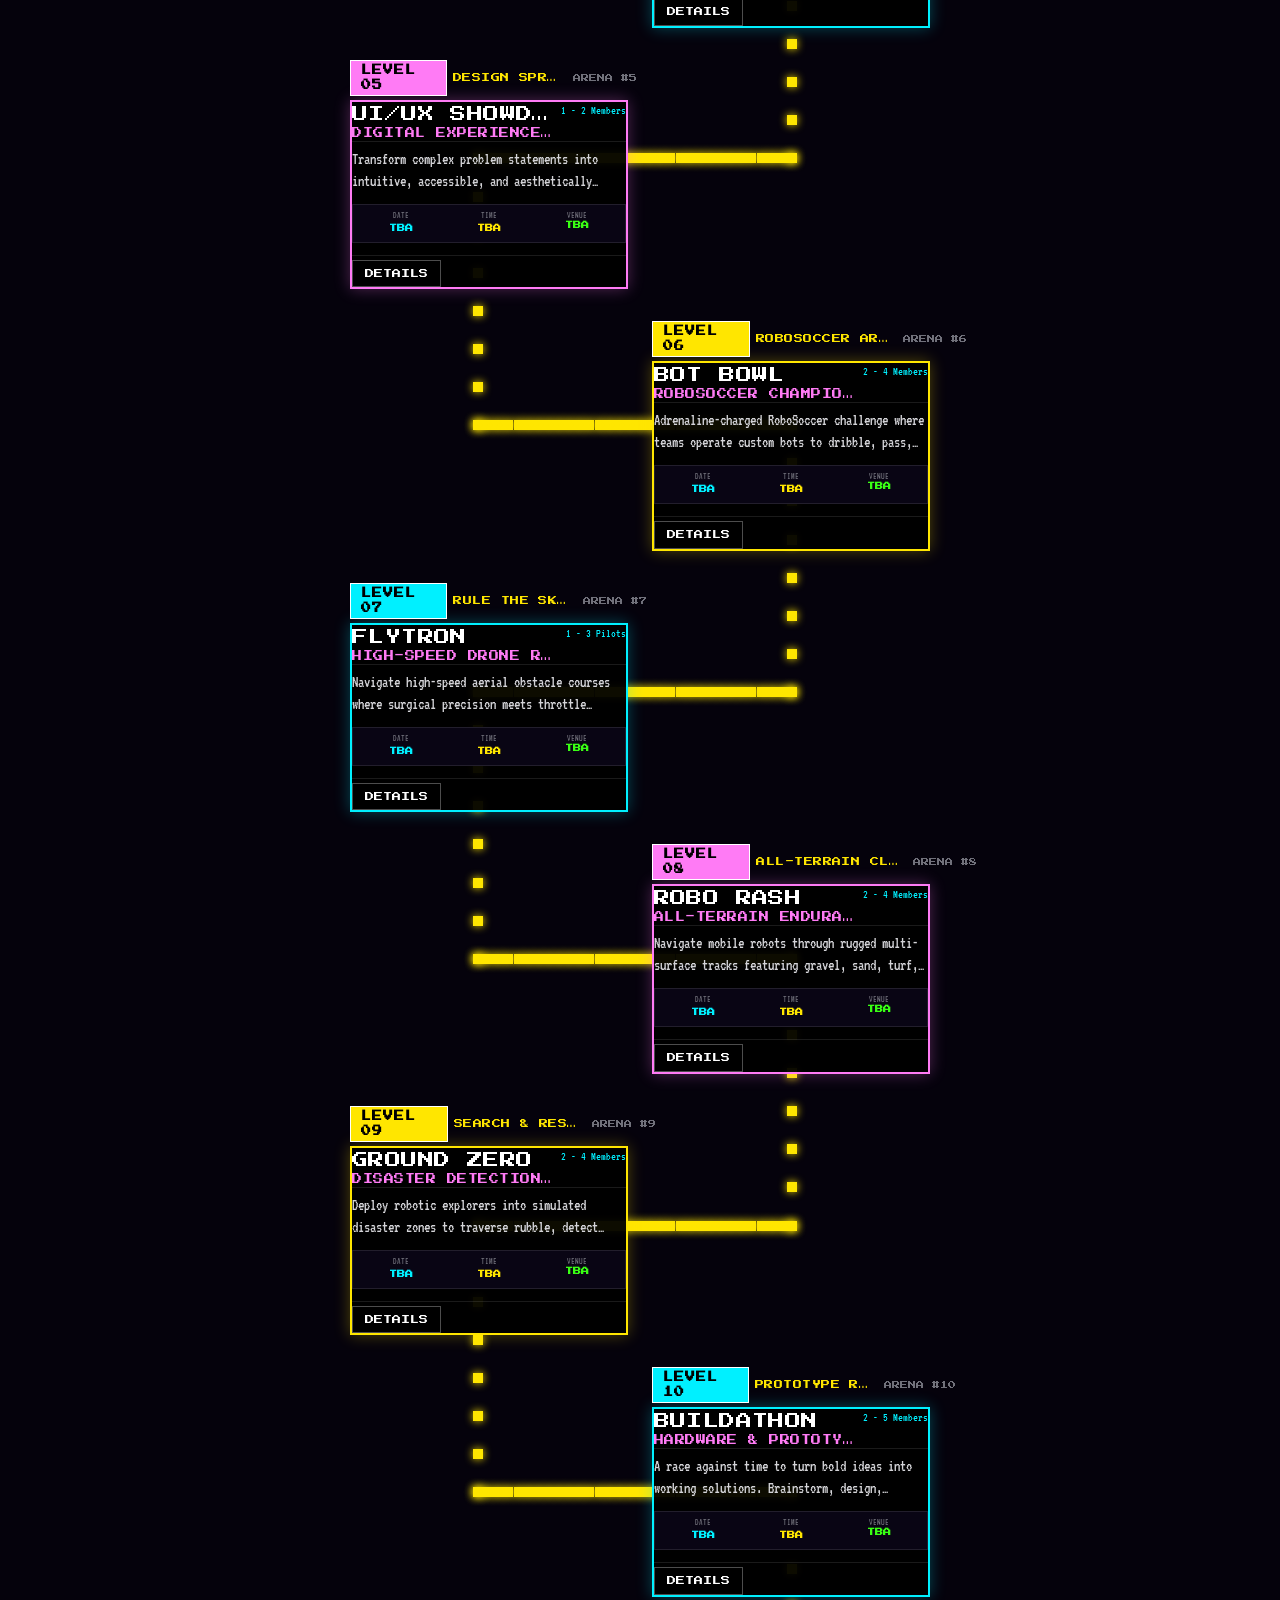
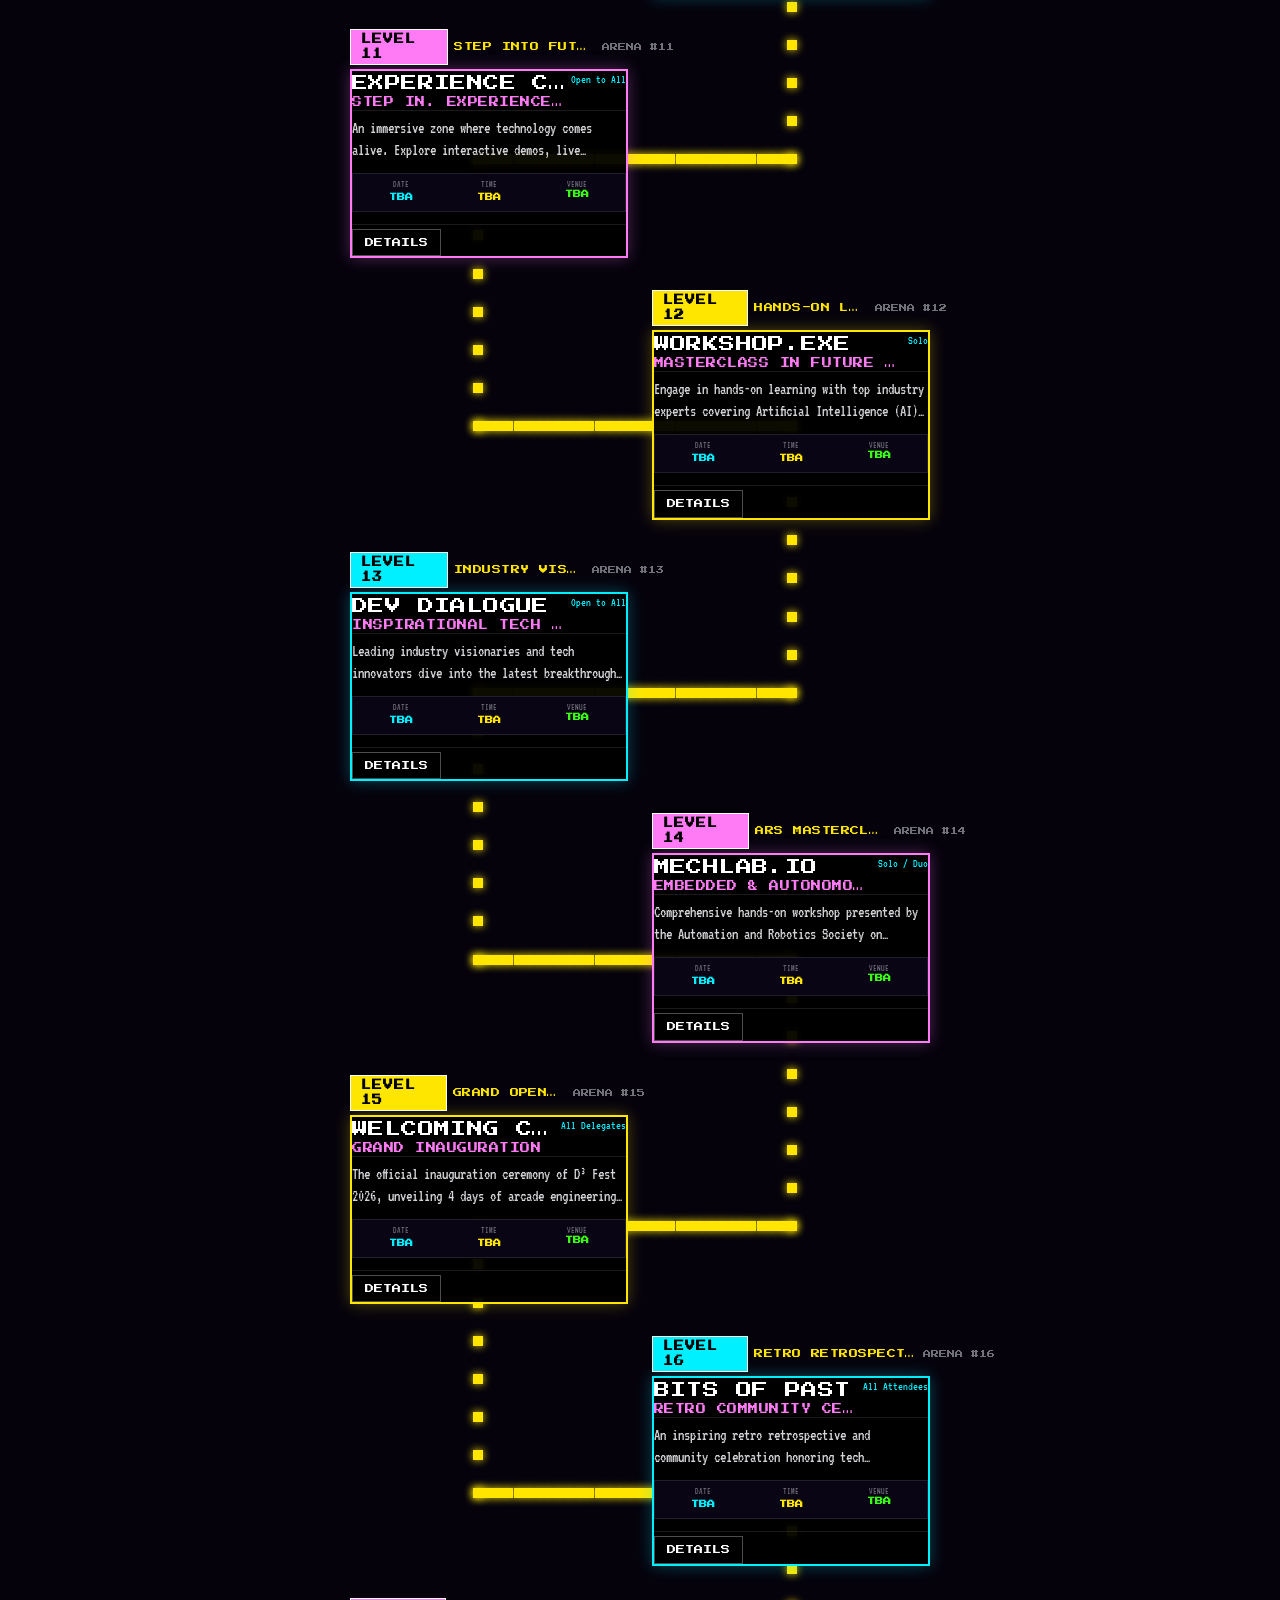
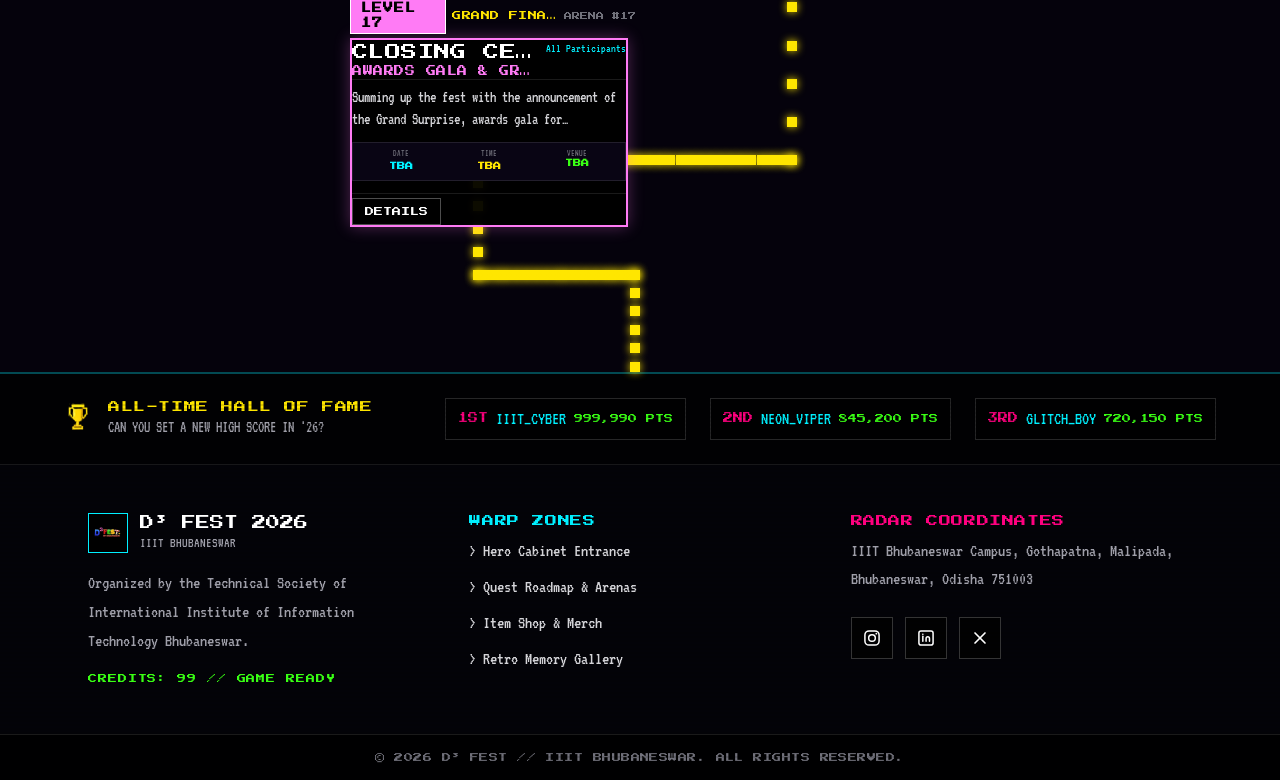
<file: events.html>
<!DOCTYPE html>
<html lang="en" class="h-full dark">
<head>
  <meta charset="utf-8" />
  <meta name="viewport" content="width=device-width, initial-scale=1" />
  <meta name="theme-color" content="#05020c" />
  <title>Arenas & Events | D³ FEST 2026 | IIIT Bhubaneswar</title>
  <link rel="icon" href="assets/logo.png" />
  <link rel="stylesheet" href="css/styles.css" />
  <link rel="preconnect" href="https://fonts.googleapis.com">
  <link rel="preconnect" href="https://fonts.gstatic.com" crossorigin>
  <link href="https://fonts.googleapis.com/css2?family=Press+Start+2P&family=Silkscreen:wght@400;700&family=VT323&display=swap" rel="stylesheet">
  <style>
    .nav-link {
      clip-path: polygon(0 4px, 4px 4px, 4px 0, calc(100% - 4px) 0, calc(100% - 4px) 4px, 100% 4px, 100% calc(100% - 4px), calc(100% - 4px) calc(100% - 4px), calc(100% - 4px) 100%, 4px 100%, 4px calc(100% - 4px), 0 calc(100% - 4px));
      border: 2px solid #000;
      background-color: #f9a8f5;
      color: #000;
      box-shadow: inset 0 2px 0 rgba(255,255,255,0.6), inset 0 -2px 0 rgba(0,0,0,0.3);
    }
    .nav-link:hover {
      background-color: #ff7bf5;
      transform: scale(1.05);
    }
    .nav-link.active {
      background-color: #ff7bf5 !important;
      box-shadow: 0 0 12px rgba(255, 123, 245, 0.8), inset 0 2px 0 rgba(255,255,255,0.7), inset 0 -2px 0 rgba(0,0,0,0.3) !important;
      transform: scale(1.05);
    }
  </style>
</head>
<body class="min-h-full flex flex-col bg-[#05020c] text-white selection:bg-[#ff7bf5] selection:text-white antialiased overflow-x-hidden">

  <!-- Fixed Retro Navbar -->
  <header class="fixed top-0 left-0 right-0 z-50 py-3 px-3 sm:px-6 select-none pointer-events-auto transition-all duration-300 bg-transparent border-b border-transparent">
    <div class="max-w-7xl mx-auto flex items-center justify-between gap-2">
      <a href="index.html" class="flex items-center gap-2 cursor-pointer group shrink-0" data-sfx="start">
        <div class="relative w-28 sm:w-36 h-9 sm:h-11">
          <img src="assets/logo.png" alt="D³ FEST - IIIT BHUBANESWAR" class="w-full h-full object-contain filter drop-shadow-[0_2px_8px_rgba(0,0,0,0.9)]" />
        </div>
      </a>

      <!-- Desktop Nav -->
      <nav class="hidden lg:flex items-center gap-2 xl:gap-3.5">
        <a href="index.html" class="nav-link relative px-3.5 xl:px-4 py-1.5 font-pixel text-[11px] xl:text-xs tracking-wider transition-all duration-100 font-bold uppercase rounded-none" data-page="index" data-sfx="blip">Home</a>
        <a href="about.html" class="nav-link relative px-3.5 xl:px-4 py-1.5 font-pixel text-[11px] xl:text-xs tracking-wider transition-all duration-100 font-bold uppercase rounded-none" data-page="about" data-sfx="blip">About</a>
        <a href="events.html" class="nav-link relative px-3.5 xl:px-4 py-1.5 font-pixel text-[11px] xl:text-xs tracking-wider transition-all duration-100 font-bold uppercase rounded-none" data-page="events" data-sfx="blip">Events</a>
        <a href="merch.html" class="nav-link relative px-3.5 xl:px-4 py-1.5 font-pixel text-[11px] xl:text-xs tracking-wider transition-all duration-100 font-bold uppercase rounded-none" data-page="merch" data-sfx="blip">Merch</a>
        <a href="sponsors.html" class="nav-link relative px-3.5 xl:px-4 py-1.5 font-pixel text-[11px] xl:text-xs tracking-wider transition-all duration-100 font-bold uppercase rounded-none" data-page="sponsors" data-sfx="blip">Sponsors</a>
        <a href="contact.html" class="nav-link relative px-3.5 xl:px-4 py-1.5 font-pixel text-[11px] xl:text-xs tracking-wider transition-all duration-100 font-bold uppercase rounded-none" data-page="contact" data-sfx="blip">Contact Us</a>
      </nav>

      <!-- Audio Button & Mobile Toggle -->
      <div class="flex items-center gap-2">
        <button class="audio-toggle-btn flex items-center gap-1.5 px-3 py-1.5 bg-black/80 hover:bg-black font-pixel text-[10px] sm:text-xs tracking-wider border border-zinc-700 text-zinc-400 hover:text-white transition-all cursor-pointer">
          <img src="assets/sound icon.png" alt="Sound" class="audio-sound-icon w-4 h-4 object-contain opacity-60" />
          <span class="font-bold audio-status-text">OFF</span>
          <div class="audio-wave-bars hidden flex items-end gap-0.5 h-3 ml-0.5">
            <span class="w-1 bg-[#00f0ff] animate-pulse h-2"></span>
            <span class="w-1 bg-[#ff007f] animate-pulse h-3"></span>
            <span class="w-1 bg-[#39ff14] animate-pulse h-1.5"></span>
          </div>
        </button>

        <button id="mobile-menu-btn" class="lg:hidden p-1.5 bg-[#f9a8f5] text-black font-pixel text-xs border border-black flex items-center justify-center cursor-pointer" aria-label="Menu">
          <svg xmlns="http://www.w3.org/2000/svg" width="18" height="18" viewBox="0 0 24 24" fill="none" stroke="currentColor" stroke-width="2" stroke-linecap="round" stroke-linejoin="round" class="text-black"><line x1="4" x2="20" y1="12" y2="12"/><line x1="4" x2="20" y1="6" y2="6"/><line x1="4" x2="20" y1="18" y2="18"/></svg>
        </button>
      </div>
    </div>

    <!-- Mobile Drawer -->
    <div id="mobile-menu" class="hidden lg:hidden mt-3 p-4 bg-black/95 border-2 border-[#00f0ff] shadow-[0_0_25px_rgba(0,240,255,0.3)] flex flex-col gap-2">
      <a href="index.html" class="px-4 py-2 font-pixel text-xs tracking-wider uppercase text-zinc-300 hover:text-white hover:bg-white/10" data-page="index">Home</a>
      <a href="about.html" class="px-4 py-2 font-pixel text-xs tracking-wider uppercase text-zinc-300 hover:text-white hover:bg-white/10" data-page="about">About</a>
      <a href="events.html" class="px-4 py-2 font-pixel text-xs tracking-wider uppercase text-zinc-300 hover:text-white hover:bg-white/10" data-page="events">Events</a>
      <a href="merch.html" class="px-4 py-2 font-pixel text-xs tracking-wider uppercase text-zinc-300 hover:text-white hover:bg-white/10" data-page="merch">Merch</a>
      <a href="sponsors.html" class="px-4 py-2 font-pixel text-xs tracking-wider uppercase text-zinc-300 hover:text-white hover:bg-white/10" data-page="sponsors">Sponsors</a>
      <a href="contact.html" class="px-4 py-2 font-pixel text-xs tracking-wider uppercase text-zinc-300 hover:text-white hover:bg-white/10" data-page="contact">Contact Us</a>
    </div>
  </header>

  <!-- Background Space Decor -->
  <div class="fixed inset-0 z-0 pointer-events-none overflow-hidden">
    <div class="absolute inset-0 bg-[radial-gradient(ellipse_at_top,_rgba(25,10,45,0.7)_0%,_#05020c_75%)]"></div>
    <div class="absolute top-[8%] right-[8%] w-24 h-24 opacity-35">
      <img src="assets/planet.png" alt="Planet" class="w-full h-full object-contain" />
    </div>
    <div class="absolute top-[40%] left-[3%] w-24 h-24 opacity-25">
      <img src="assets/side_planet.png" alt="Side Planet" class="w-full h-full object-contain" />
    </div>
    <div class="absolute top-[65%] right-[4%] w-28 h-28 opacity-30">
      <img src="assets/satellite.png" alt="Satellite" class="w-full h-full object-contain" />
    </div>
    <div class="absolute inset-0 crt-scanlines opacity-25"></div>
  </div>

  <!-- Header & Filters -->
  <div class="relative z-10 max-w-7xl mx-auto px-4 sm:px-6 pt-28 pb-8 text-center">
    <div class="inline-flex items-center gap-2 px-4 py-1.5 bg-black border-2 border-[#ffe600] text-[#ffe600] font-pixel text-[10px] sm:text-xs tracking-wider mb-4 shadow-[0_0_15px_rgba(255,230,0,0.3)]">
      <svg xmlns="http://www.w3.org/2000/svg" width="14" height="14" viewBox="0 0 24 24" fill="none" stroke="currentColor" stroke-width="2" stroke-linecap="round" stroke-linejoin="round"><path d="m12 3-1.912 5.813a2 2 0 0 1-1.275 1.275L3 12l5.813 1.912a2 2 0 0 1 1.275 1.275L12 21l1.912-5.813a2 2 0 0 1 1.275-1.275L21 12l-5.813-1.912a2 2 0 0 1-1.275-1.275L12 3Z"/></svg>
      <span>ROADMAP // ALL 17 ARENAS</span>
    </div>

    <h1 class="font-pixel text-3xl sm:text-5xl lg:text-6xl text-white tracking-wide mb-3">
      CHAMPIONSHIP <span class="text-[#ffe600] neon-yellow">ARENAS</span>
    </h1>
    <p class="font-vt323 text-xl sm:text-2xl text-zinc-300 max-w-2xl mx-auto mb-8">
      Follow the Pac-Man route down through all 17 competition arenas, hackathons, and symposium tracks!
    </p>

    <!-- Search & Filters -->
    <div class="max-w-4xl mx-auto mb-10 space-y-4">
      <div class="relative w-full max-w-md mx-auto">
        <svg xmlns="http://www.w3.org/2000/svg" width="16" height="16" viewBox="0 0 24 24" fill="none" stroke="currentColor" stroke-width="2" stroke-linecap="round" stroke-linejoin="round" class="absolute left-3.5 top-1/2 -translate-y-1/2 text-zinc-400"><circle cx="11" cy="11" r="8"/><path d="m21 21-4.3-4.3"/></svg>
        <input
          id="events-search-input"
          type="text"
          placeholder="Search arena, track, or keyword..."
          class="w-full pl-10 pr-4 py-2 bg-black/90 border-2 border-white/20 text-white font-vt323 text-lg focus:border-[#00f0ff] focus:outline-none"
        />
      </div>

      <div class="flex flex-wrap items-center justify-center gap-2">
        
  <button type="button" class="event-cat-btn px-3 py-1 font-pixel text-[9px] uppercase tracking-wider transition-all border cursor-pointer bg-[#ffe600] text-black font-bold shadow-[0_0_10px_#ffe600]" data-category="ALL">
    ALL
  </button>


  <button type="button" class="event-cat-btn px-3 py-1 font-pixel text-[9px] uppercase tracking-wider transition-all border cursor-pointer bg-black/80 text-zinc-400 border-white/20 hover:border-white hover:text-white" data-category="24-Hour Flagship Hackathon">
    24-Hour Flagship Hackathon
  </button>


  <button type="button" class="event-cat-btn px-3 py-1 font-pixel text-[9px] uppercase tracking-wider transition-all border cursor-pointer bg-black/80 text-zinc-400 border-white/20 hover:border-white hover:text-white" data-category="Competitive Programming">
    Competitive Programming
  </button>


  <button type="button" class="event-cat-btn px-3 py-1 font-pixel text-[9px] uppercase tracking-wider transition-all border cursor-pointer bg-black/80 text-zinc-400 border-white/20 hover:border-white hover:text-white" data-category="Innovation Exhibition & Startup Stalls">
    Innovation Exhibition & Startup Stalls
  </button>


  <button type="button" class="event-cat-btn px-3 py-1 font-pixel text-[9px] uppercase tracking-wider transition-all border cursor-pointer bg-black/80 text-zinc-400 border-white/20 hover:border-white hover:text-white" data-category="Cybersecurity & Cryptography">
    Cybersecurity & Cryptography
  </button>


  <button type="button" class="event-cat-btn px-3 py-1 font-pixel text-[9px] uppercase tracking-wider transition-all border cursor-pointer bg-black/80 text-zinc-400 border-white/20 hover:border-white hover:text-white" data-category="Design & Product Experience">
    Design & Product Experience
  </button>


  <button type="button" class="event-cat-btn px-3 py-1 font-pixel text-[9px] uppercase tracking-wider transition-all border cursor-pointer bg-black/80 text-zinc-400 border-white/20 hover:border-white hover:text-white" data-category="Robotics & Hardware">
    Robotics & Hardware
  </button>


  <button type="button" class="event-cat-btn px-3 py-1 font-pixel text-[9px] uppercase tracking-wider transition-all border cursor-pointer bg-black/80 text-zinc-400 border-white/20 hover:border-white hover:text-white" data-category="Autonomous & FPV Robotics">
    Autonomous & FPV Robotics
  </button>


  <button type="button" class="event-cat-btn px-3 py-1 font-pixel text-[9px] uppercase tracking-wider transition-all border cursor-pointer bg-black/80 text-zinc-400 border-white/20 hover:border-white hover:text-white" data-category="Autonomous & Search Robotics">
    Autonomous & Search Robotics
  </button>


  <button type="button" class="event-cat-btn px-3 py-1 font-pixel text-[9px] uppercase tracking-wider transition-all border cursor-pointer bg-black/80 text-zinc-400 border-white/20 hover:border-white hover:text-white" data-category="Maker & Automation">
    Maker & Automation
  </button>


  <button type="button" class="event-cat-btn px-3 py-1 font-pixel text-[9px] uppercase tracking-wider transition-all border cursor-pointer bg-black/80 text-zinc-400 border-white/20 hover:border-white hover:text-white" data-category="Experiential Tech Zone">
    Experiential Tech Zone
  </button>


  <button type="button" class="event-cat-btn px-3 py-1 font-pixel text-[9px] uppercase tracking-wider transition-all border cursor-pointer bg-black/80 text-zinc-400 border-white/20 hover:border-white hover:text-white" data-category="Masterclasses & Workshops">
    Masterclasses & Workshops
  </button>


  <button type="button" class="event-cat-btn px-3 py-1 font-pixel text-[9px] uppercase tracking-wider transition-all border cursor-pointer bg-black/80 text-zinc-400 border-white/20 hover:border-white hover:text-white" data-category="Tech Talks & Panels">
    Tech Talks & Panels
  </button>


  <button type="button" class="event-cat-btn px-3 py-1 font-pixel text-[9px] uppercase tracking-wider transition-all border cursor-pointer bg-black/80 text-zinc-400 border-white/20 hover:border-white hover:text-white" data-category="Robotics Workshop">
    Robotics Workshop
  </button>


  <button type="button" class="event-cat-btn px-3 py-1 font-pixel text-[9px] uppercase tracking-wider transition-all border cursor-pointer bg-black/80 text-zinc-400 border-white/20 hover:border-white hover:text-white" data-category="Festival Ceremony">
    Festival Ceremony
  </button>

      </div>
    </div>
  </div>

  <!-- Serpentine Roadmap Container -->
  <div id="events-roadmap-container" class="relative z-10 max-w-7xl mx-auto px-3 sm:px-6 pt-6 pb-20 flex flex-col justify-between" style="min-height: 4590px">
    
    <!-- Dots along the road -->
    <div id="roadmap-dots-container" class="absolute inset-0 pointer-events-none hidden md:block z-20"></div>

    <!-- Moving Pac-Man Runner -->
    <div id="pacman-runner" class="absolute -translate-x-1/2 -translate-y-1/2 w-9 h-9 z-25 pointer-events-none drop-shadow-[0_0_15px_#ffe600] will-change-transform hidden md:block" style="left: 25%; top: 2.5%; transform: translate(-50%, -50%) rotate(0deg)">
      <img src="assets/pacman.png" alt="Pac-Man" class="w-full h-full object-contain animate-pacman-chomp" />
    </div>

    <!-- Arena Cards -->
    <div class="flex flex-col gap-8 sm:gap-10 relative z-30 pt-2">
      
    <div class="arena-card-item w-full md:w-[48%] max-w-[580px] self-start md:mr-auto transition-all duration-200"
         data-category="24-Hour Flagship Hackathon"
         data-title="CRAFT N CODE '26"
         data-subtitle="NATIONAL HACKATHON"
         data-desc="Gear up for the ultimate National level Hackathon! 24-hour non-stop hackathon inviting brilliant minds nationwide to build creative solutions and solve real-world challenges.">
      
      <!-- Level Header -->
      <div class="flex items-center justify-between gap-2 mb-1">
        <div class="flex items-center gap-1.5">
          <span class="px-2.5 py-0.5 bg-[#00f0ff] text-black font-pixel text-[9px] sm:text-[10px] font-bold tracking-widest border border-white">
            LEVEL 01
          </span>
          <span class="font-pixel text-[8px] sm:text-[9px] text-[#ffe600] tracking-wider truncate max-w-[180px]">
            FIRST CHALLENGE AHEAD!
          </span>
        </div>
        <span class="font-pixel text-[8px] text-zinc-500 uppercase shrink-0">
          ARENA #1
        </span>
      </div>

      <!-- Main Box -->
      <div class="flex flex-col sm:flex-row items-stretch gap-2.5 p-3.5 sm:p-4 bg-black/95 border-2 border-[#00f0ff] shadow-[0_0_15px_rgba(0,240,255,0.3)]">
        <div class="flex-1 flex flex-col justify-between min-w-0">
          <div>
            <div class="flex items-start justify-between gap-1.5 mb-1.5 border-b border-white/10 pb-1.5">
              <div class="min-w-0">
                <h3 class="font-pixel text-sm sm:text-base text-white tracking-wide truncate">
                  CRAFT N CODE '26
                </h3>
                <p class="font-pixel text-[9px] sm:text-[10px] text-[#ff7bf5] uppercase tracking-wider truncate">
                  NATIONAL HACKATHON
                </p>
              </div>
              <span class="font-vt323 text-xs text-[#00f0ff] shrink-0">
                2 - 4 Members
              </span>
            </div>

            <p class="font-vt323 text-sm sm:text-base text-zinc-300 leading-snug mb-3 line-clamp-2">
              Gear up for the ultimate National level Hackathon! 24-hour non-stop hackathon inviting brilliant minds nationwide to build creative solutions and solve real-world challenges.
            </p>

            <div class="grid grid-cols-3 gap-1 bg-[#090514] p-1.5 border border-white/10 font-vt323 text-xs text-zinc-300 mb-3 text-center">
              <div>
                <span class="text-zinc-500 text-[9px] block leading-none">DATE</span>
                <strong class="text-[#00f0ff] font-pixel text-[8px]">TBA</strong>
              </div>
              <div>
                <span class="text-zinc-500 text-[9px] block leading-none">TIME</span>
                <strong class="text-[#ffe600] font-pixel text-[8px]">TBA</strong>
              </div>
              <div>
                <span class="text-zinc-500 text-[9px] block leading-none">VENUE</span>
                <strong class="text-[#39ff14] font-pixel text-[8px] truncate block">TBA </strong>
              </div>
            </div>
          </div>

          <div class="flex gap-2 pt-1 border-t border-white/10">
            
              <button onclick="openQualifiersModal('craft-n-code')" data-sfx="powerup" class="flex-1 py-1.5 px-2 bg-[#00f0ff] hover:bg-[#00f0ff]/90 text-black font-pixel text-[8px] sm:text-[9px] font-bold uppercase border border-white shadow-[0_0_8px_rgba(0,240,255,0.6)] cursor-pointer active:scale-95 transition-all flex items-center justify-center gap-1">
                <span>QUALIFIERS</span>
                <svg xmlns="http://www.w3.org/2000/svg" width="10" height="10" viewBox="0 0 24 24" fill="none" stroke="currentColor" stroke-width="2" stroke-linecap="round" stroke-linejoin="round"><path d="M5 12h14"></path><path d="m12 5 7 7-7 7"></path></svg>
              </button>
            

            <button onclick="openEventDetails('craft-n-code')" data-sfx="blip" class="py-1.5 px-3 bg-black hover:bg-white/10 text-white font-pixel text-[8px] sm:text-[9px] uppercase border border-white/30 cursor-pointer active:scale-95 transition-all flex items-center justify-center gap-1">
              DETAILS
            </button>

            
              <a href="https://drive.google.com/file/d/1iyiSNVeNCb1sEuLReG3oIY8hC8bFBZ0u/view" target="_blank" rel="noreferrer" data-sfx="coin" class="py-1.5 px-2.5 bg-black hover:bg-white/10 text-[#ff7bf5] font-pixel text-[8px] sm:text-[9px] uppercase border border-[#ff7bf5]/40 hover:border-[#ff7bf5] cursor-pointer transition-all">
                RULEBOOK
              </a>
            
          </div>
        </div>
      </div>
    </div>
  

    <div class="arena-card-item w-full md:w-[48%] max-w-[580px] self-end md:ml-auto transition-all duration-200"
         data-category="Competitive Programming"
         data-title="CODE KOMBAT"
         data-subtitle="1V1 CODING BATTLE"
         data-desc="ICPC-inspired programming tournament where coders face off in intense algorithmic challenges. Real-time elimination format testing coding speed, precision, and edge-case handling.">
      
      <!-- Level Header -->
      <div class="flex items-center justify-between gap-2 mb-1">
        <div class="flex items-center gap-1.5">
          <span class="px-2.5 py-0.5 bg-[#ff7bf5] text-black font-pixel text-[9px] sm:text-[10px] font-bold tracking-widest border border-white">
            LEVEL 02
          </span>
          <span class="font-pixel text-[8px] sm:text-[9px] text-[#ffe600] tracking-wider truncate max-w-[180px]">
            1V1 BATTLE ROYALE!
          </span>
        </div>
        <span class="font-pixel text-[8px] text-zinc-500 uppercase shrink-0">
          ARENA #2
        </span>
      </div>

      <!-- Main Box -->
      <div class="flex flex-col sm:flex-row items-stretch gap-2.5 p-3.5 sm:p-4 bg-black/95 border-2 border-[#ff7bf5] shadow-[0_0_15px_rgba(255,123,245,0.3)]">
        <div class="flex-1 flex flex-col justify-between min-w-0">
          <div>
            <div class="flex items-start justify-between gap-1.5 mb-1.5 border-b border-white/10 pb-1.5">
              <div class="min-w-0">
                <h3 class="font-pixel text-sm sm:text-base text-white tracking-wide truncate">
                  CODE KOMBAT
                </h3>
                <p class="font-pixel text-[9px] sm:text-[10px] text-[#ff7bf5] uppercase tracking-wider truncate">
                  1V1 CODING BATTLE
                </p>
              </div>
              <span class="font-vt323 text-xs text-[#00f0ff] shrink-0">
                Teams / Solo
              </span>
            </div>

            <p class="font-vt323 text-sm sm:text-base text-zinc-300 leading-snug mb-3 line-clamp-2">
              ICPC-inspired programming tournament where coders face off in intense algorithmic challenges. Real-time elimination format testing coding speed, precision, and edge-case handling.
            </p>

            <div class="grid grid-cols-3 gap-1 bg-[#090514] p-1.5 border border-white/10 font-vt323 text-xs text-zinc-300 mb-3 text-center">
              <div>
                <span class="text-zinc-500 text-[9px] block leading-none">DATE</span>
                <strong class="text-[#00f0ff] font-pixel text-[8px]">TBA</strong>
              </div>
              <div>
                <span class="text-zinc-500 text-[9px] block leading-none">TIME</span>
                <strong class="text-[#ffe600] font-pixel text-[8px]">TBA</strong>
              </div>
              <div>
                <span class="text-zinc-500 text-[9px] block leading-none">VENUE</span>
                <strong class="text-[#39ff14] font-pixel text-[8px] truncate block">TBA </strong>
              </div>
            </div>
          </div>

          <div class="flex gap-2 pt-1 border-t border-white/10">
            

            <button onclick="openEventDetails('code-kombat')" data-sfx="blip" class="py-1.5 px-3 bg-black hover:bg-white/10 text-white font-pixel text-[8px] sm:text-[9px] uppercase border border-white/30 cursor-pointer active:scale-95 transition-all flex items-center justify-center gap-1">
              DETAILS
            </button>

            
              <a href="https://drive.google.com/file/d/1iyiSNVeNCb1sEuLReG3oIY8hC8bFBZ0u/view" target="_blank" rel="noreferrer" data-sfx="coin" class="py-1.5 px-2.5 bg-black hover:bg-white/10 text-[#ff7bf5] font-pixel text-[8px] sm:text-[9px] uppercase border border-[#ff7bf5]/40 hover:border-[#ff7bf5] cursor-pointer transition-all">
                RULEBOOK
              </a>
            
          </div>
        </div>
      </div>
    </div>
  

    <div class="arena-card-item w-full md:w-[48%] max-w-[580px] self-start md:mr-auto transition-all duration-200"
         data-category="Innovation Exhibition & Startup Stalls"
         data-title="TECHXPO"
         data-subtitle="INNOVATION ON DISPLAY"
         data-desc="Curated exhibition where local startups, research labs, and student innovators showcase cutting-edge technology products and live prototypes to a nationwide audience.">
      
      <!-- Level Header -->
      <div class="flex items-center justify-between gap-2 mb-1">
        <div class="flex items-center gap-1.5">
          <span class="px-2.5 py-0.5 bg-[#ffe600] text-black font-pixel text-[9px] sm:text-[10px] font-bold tracking-widest border border-white">
            LEVEL 03
          </span>
          <span class="font-pixel text-[8px] sm:text-[9px] text-[#ffe600] tracking-wider truncate max-w-[180px]">
            EXPLORE THE FUTURE
          </span>
        </div>
        <span class="font-pixel text-[8px] text-zinc-500 uppercase shrink-0">
          ARENA #3
        </span>
      </div>

      <!-- Main Box -->
      <div class="flex flex-col sm:flex-row items-stretch gap-2.5 p-3.5 sm:p-4 bg-black/95 border-2 border-[#ffe600] shadow-[0_0_15px_rgba(255,230,0,0.3)]">
        <div class="flex-1 flex flex-col justify-between min-w-0">
          <div>
            <div class="flex items-start justify-between gap-1.5 mb-1.5 border-b border-white/10 pb-1.5">
              <div class="min-w-0">
                <h3 class="font-pixel text-sm sm:text-base text-white tracking-wide truncate">
                  TECHXPO
                </h3>
                <p class="font-pixel text-[9px] sm:text-[10px] text-[#ff7bf5] uppercase tracking-wider truncate">
                  INNOVATION ON DISPLAY
                </p>
              </div>
              <span class="font-vt323 text-xs text-[#00f0ff] shrink-0">
                1 - 5 Members (Startups / Teams)
              </span>
            </div>

            <p class="font-vt323 text-sm sm:text-base text-zinc-300 leading-snug mb-3 line-clamp-2">
              Curated exhibition where local startups, research labs, and student innovators showcase cutting-edge technology products and live prototypes to a nationwide audience.
            </p>

            <div class="grid grid-cols-3 gap-1 bg-[#090514] p-1.5 border border-white/10 font-vt323 text-xs text-zinc-300 mb-3 text-center">
              <div>
                <span class="text-zinc-500 text-[9px] block leading-none">DATE</span>
                <strong class="text-[#00f0ff] font-pixel text-[8px]">TBA</strong>
              </div>
              <div>
                <span class="text-zinc-500 text-[9px] block leading-none">TIME</span>
                <strong class="text-[#ffe600] font-pixel text-[8px]">TBA</strong>
              </div>
              <div>
                <span class="text-zinc-500 text-[9px] block leading-none">VENUE</span>
                <strong class="text-[#39ff14] font-pixel text-[8px] truncate block">TBA </strong>
              </div>
            </div>
          </div>

          <div class="flex gap-2 pt-1 border-t border-white/10">
            

            <button onclick="openEventDetails('techxpo')" data-sfx="blip" class="py-1.5 px-3 bg-black hover:bg-white/10 text-white font-pixel text-[8px] sm:text-[9px] uppercase border border-white/30 cursor-pointer active:scale-95 transition-all flex items-center justify-center gap-1">
              DETAILS
            </button>

            
              <a href="https://drive.google.com/file/d/1iyiSNVeNCb1sEuLReG3oIY8hC8bFBZ0u/view" target="_blank" rel="noreferrer" data-sfx="coin" class="py-1.5 px-2.5 bg-black hover:bg-white/10 text-[#ff7bf5] font-pixel text-[8px] sm:text-[9px] uppercase border border-[#ff7bf5]/40 hover:border-[#ff7bf5] cursor-pointer transition-all">
                RULEBOOK
              </a>
            
          </div>
        </div>
      </div>
    </div>
  

    <div class="arena-card-item w-full md:w-[48%] max-w-[580px] self-end md:ml-auto transition-all duration-200"
         data-category="Cybersecurity & Cryptography"
         data-title="CTF ARENA"
         data-subtitle="CYBERSEC DEFENSE BATTLE"
         data-desc="Demonstrate cybersecurity expertise in defending digital assets and combating national security threats, financial fraud, vulnerability exploitation, and cyberattacks.">
      
      <!-- Level Header -->
      <div class="flex items-center justify-between gap-2 mb-1">
        <div class="flex items-center gap-1.5">
          <span class="px-2.5 py-0.5 bg-[#00f0ff] text-black font-pixel text-[9px] sm:text-[10px] font-bold tracking-widest border border-white">
            LEVEL 04
          </span>
          <span class="font-pixel text-[8px] sm:text-[9px] text-[#ffe600] tracking-wider truncate max-w-[180px]">
            CYBERSEC BATTLE!
          </span>
        </div>
        <span class="font-pixel text-[8px] text-zinc-500 uppercase shrink-0">
          ARENA #4
        </span>
      </div>

      <!-- Main Box -->
      <div class="flex flex-col sm:flex-row items-stretch gap-2.5 p-3.5 sm:p-4 bg-black/95 border-2 border-[#00f0ff] shadow-[0_0_15px_rgba(0,240,255,0.3)]">
        <div class="flex-1 flex flex-col justify-between min-w-0">
          <div>
            <div class="flex items-start justify-between gap-1.5 mb-1.5 border-b border-white/10 pb-1.5">
              <div class="min-w-0">
                <h3 class="font-pixel text-sm sm:text-base text-white tracking-wide truncate">
                  CTF ARENA
                </h3>
                <p class="font-pixel text-[9px] sm:text-[10px] text-[#ff7bf5] uppercase tracking-wider truncate">
                  CYBERSEC DEFENSE BATTLE
                </p>
              </div>
              <span class="font-vt323 text-xs text-[#00f0ff] shrink-0">
                1 - 3 Members
              </span>
            </div>

            <p class="font-vt323 text-sm sm:text-base text-zinc-300 leading-snug mb-3 line-clamp-2">
              Demonstrate cybersecurity expertise in defending digital assets and combating national security threats, financial fraud, vulnerability exploitation, and cyberattacks.
            </p>

            <div class="grid grid-cols-3 gap-1 bg-[#090514] p-1.5 border border-white/10 font-vt323 text-xs text-zinc-300 mb-3 text-center">
              <div>
                <span class="text-zinc-500 text-[9px] block leading-none">DATE</span>
                <strong class="text-[#00f0ff] font-pixel text-[8px]">TBA</strong>
              </div>
              <div>
                <span class="text-zinc-500 text-[9px] block leading-none">TIME</span>
                <strong class="text-[#ffe600] font-pixel text-[8px]">TBA</strong>
              </div>
              <div>
                <span class="text-zinc-500 text-[9px] block leading-none">VENUE</span>
                <strong class="text-[#39ff14] font-pixel text-[8px] truncate block">TBA </strong>
              </div>
            </div>
          </div>

          <div class="flex gap-2 pt-1 border-t border-white/10">
            

            <button onclick="openEventDetails('ctf-arena')" data-sfx="blip" class="py-1.5 px-3 bg-black hover:bg-white/10 text-white font-pixel text-[8px] sm:text-[9px] uppercase border border-white/30 cursor-pointer active:scale-95 transition-all flex items-center justify-center gap-1">
              DETAILS
            </button>

            
          </div>
        </div>
      </div>
    </div>
  

    <div class="arena-card-item w-full md:w-[48%] max-w-[580px] self-start md:mr-auto transition-all duration-200"
         data-category="Design & Product Experience"
         data-title="UI/UX SHOWDOWN"
         data-subtitle="DIGITAL EXPERIENCE SPRINT"
         data-desc="Transform complex problem statements into intuitive, accessible, and aesthetically compelling UI/UX solutions emphasizing usability, accessibility, and design thinking.">
      
      <!-- Level Header -->
      <div class="flex items-center justify-between gap-2 mb-1">
        <div class="flex items-center gap-1.5">
          <span class="px-2.5 py-0.5 bg-[#ff7bf5] text-black font-pixel text-[9px] sm:text-[10px] font-bold tracking-widest border border-white">
            LEVEL 05
          </span>
          <span class="font-pixel text-[8px] sm:text-[9px] text-[#ffe600] tracking-wider truncate max-w-[180px]">
            DESIGN SPRINT!
          </span>
        </div>
        <span class="font-pixel text-[8px] text-zinc-500 uppercase shrink-0">
          ARENA #5
        </span>
      </div>

      <!-- Main Box -->
      <div class="flex flex-col sm:flex-row items-stretch gap-2.5 p-3.5 sm:p-4 bg-black/95 border-2 border-[#ff7bf5] shadow-[0_0_15px_rgba(255,123,245,0.3)]">
        <div class="flex-1 flex flex-col justify-between min-w-0">
          <div>
            <div class="flex items-start justify-between gap-1.5 mb-1.5 border-b border-white/10 pb-1.5">
              <div class="min-w-0">
                <h3 class="font-pixel text-sm sm:text-base text-white tracking-wide truncate">
                  UI/UX SHOWDOWN
                </h3>
                <p class="font-pixel text-[9px] sm:text-[10px] text-[#ff7bf5] uppercase tracking-wider truncate">
                  DIGITAL EXPERIENCE SPRINT
                </p>
              </div>
              <span class="font-vt323 text-xs text-[#00f0ff] shrink-0">
                1 - 2 Members
              </span>
            </div>

            <p class="font-vt323 text-sm sm:text-base text-zinc-300 leading-snug mb-3 line-clamp-2">
              Transform complex problem statements into intuitive, accessible, and aesthetically compelling UI/UX solutions emphasizing usability, accessibility, and design thinking.
            </p>

            <div class="grid grid-cols-3 gap-1 bg-[#090514] p-1.5 border border-white/10 font-vt323 text-xs text-zinc-300 mb-3 text-center">
              <div>
                <span class="text-zinc-500 text-[9px] block leading-none">DATE</span>
                <strong class="text-[#00f0ff] font-pixel text-[8px]">TBA</strong>
              </div>
              <div>
                <span class="text-zinc-500 text-[9px] block leading-none">TIME</span>
                <strong class="text-[#ffe600] font-pixel text-[8px]">TBA</strong>
              </div>
              <div>
                <span class="text-zinc-500 text-[9px] block leading-none">VENUE</span>
                <strong class="text-[#39ff14] font-pixel text-[8px] truncate block">TBA </strong>
              </div>
            </div>
          </div>

          <div class="flex gap-2 pt-1 border-t border-white/10">
            

            <button onclick="openEventDetails('ui-ux-showdown')" data-sfx="blip" class="py-1.5 px-3 bg-black hover:bg-white/10 text-white font-pixel text-[8px] sm:text-[9px] uppercase border border-white/30 cursor-pointer active:scale-95 transition-all flex items-center justify-center gap-1">
              DETAILS
            </button>

            
          </div>
        </div>
      </div>
    </div>
  

    <div class="arena-card-item w-full md:w-[48%] max-w-[580px] self-end md:ml-auto transition-all duration-200"
         data-category="Robotics & Hardware"
         data-title="BOT BOWL"
         data-subtitle="ROBOSOCCER CHAMPIONSHIP"
         data-desc="Adrenaline-charged RoboSoccer challenge where teams operate custom bots to dribble, pass, and score on a mini soccer field. Agility and engineering decide the victor.">
      
      <!-- Level Header -->
      <div class="flex items-center justify-between gap-2 mb-1">
        <div class="flex items-center gap-1.5">
          <span class="px-2.5 py-0.5 bg-[#ffe600] text-black font-pixel text-[9px] sm:text-[10px] font-bold tracking-widest border border-white">
            LEVEL 06
          </span>
          <span class="font-pixel text-[8px] sm:text-[9px] text-[#ffe600] tracking-wider truncate max-w-[180px]">
            ROBOSOCCER ARENA!
          </span>
        </div>
        <span class="font-pixel text-[8px] text-zinc-500 uppercase shrink-0">
          ARENA #6
        </span>
      </div>

      <!-- Main Box -->
      <div class="flex flex-col sm:flex-row items-stretch gap-2.5 p-3.5 sm:p-4 bg-black/95 border-2 border-[#ffe600] shadow-[0_0_15px_rgba(255,230,0,0.3)]">
        <div class="flex-1 flex flex-col justify-between min-w-0">
          <div>
            <div class="flex items-start justify-between gap-1.5 mb-1.5 border-b border-white/10 pb-1.5">
              <div class="min-w-0">
                <h3 class="font-pixel text-sm sm:text-base text-white tracking-wide truncate">
                  BOT BOWL
                </h3>
                <p class="font-pixel text-[9px] sm:text-[10px] text-[#ff7bf5] uppercase tracking-wider truncate">
                  ROBOSOCCER CHAMPIONSHIP
                </p>
              </div>
              <span class="font-vt323 text-xs text-[#00f0ff] shrink-0">
                2 - 4 Members
              </span>
            </div>

            <p class="font-vt323 text-sm sm:text-base text-zinc-300 leading-snug mb-3 line-clamp-2">
              Adrenaline-charged RoboSoccer challenge where teams operate custom bots to dribble, pass, and score on a mini soccer field. Agility and engineering decide the victor.
            </p>

            <div class="grid grid-cols-3 gap-1 bg-[#090514] p-1.5 border border-white/10 font-vt323 text-xs text-zinc-300 mb-3 text-center">
              <div>
                <span class="text-zinc-500 text-[9px] block leading-none">DATE</span>
                <strong class="text-[#00f0ff] font-pixel text-[8px]">TBA</strong>
              </div>
              <div>
                <span class="text-zinc-500 text-[9px] block leading-none">TIME</span>
                <strong class="text-[#ffe600] font-pixel text-[8px]">TBA</strong>
              </div>
              <div>
                <span class="text-zinc-500 text-[9px] block leading-none">VENUE</span>
                <strong class="text-[#39ff14] font-pixel text-[8px] truncate block">TBA </strong>
              </div>
            </div>
          </div>

          <div class="flex gap-2 pt-1 border-t border-white/10">
            

            <button onclick="openEventDetails('bot-bowl')" data-sfx="blip" class="py-1.5 px-3 bg-black hover:bg-white/10 text-white font-pixel text-[8px] sm:text-[9px] uppercase border border-white/30 cursor-pointer active:scale-95 transition-all flex items-center justify-center gap-1">
              DETAILS
            </button>

            
          </div>
        </div>
      </div>
    </div>
  

    <div class="arena-card-item w-full md:w-[48%] max-w-[580px] self-start md:mr-auto transition-all duration-200"
         data-category="Autonomous & FPV Robotics"
         data-title="FLYTRON"
         data-subtitle="HIGH-SPEED DRONE RACING"
         data-desc="Navigate high-speed aerial obstacle courses where surgical precision meets throttle control. Dominate the skies in thrilling competitive heats.">
      
      <!-- Level Header -->
      <div class="flex items-center justify-between gap-2 mb-1">
        <div class="flex items-center gap-1.5">
          <span class="px-2.5 py-0.5 bg-[#00f0ff] text-black font-pixel text-[9px] sm:text-[10px] font-bold tracking-widest border border-white">
            LEVEL 07
          </span>
          <span class="font-pixel text-[8px] sm:text-[9px] text-[#ffe600] tracking-wider truncate max-w-[180px]">
            RULE THE SKIES!
          </span>
        </div>
        <span class="font-pixel text-[8px] text-zinc-500 uppercase shrink-0">
          ARENA #7
        </span>
      </div>

      <!-- Main Box -->
      <div class="flex flex-col sm:flex-row items-stretch gap-2.5 p-3.5 sm:p-4 bg-black/95 border-2 border-[#00f0ff] shadow-[0_0_15px_rgba(0,240,255,0.3)]">
        <div class="flex-1 flex flex-col justify-between min-w-0">
          <div>
            <div class="flex items-start justify-between gap-1.5 mb-1.5 border-b border-white/10 pb-1.5">
              <div class="min-w-0">
                <h3 class="font-pixel text-sm sm:text-base text-white tracking-wide truncate">
                  FLYTRON
                </h3>
                <p class="font-pixel text-[9px] sm:text-[10px] text-[#ff7bf5] uppercase tracking-wider truncate">
                  HIGH-SPEED DRONE RACING
                </p>
              </div>
              <span class="font-vt323 text-xs text-[#00f0ff] shrink-0">
                1 - 3 Pilots
              </span>
            </div>

            <p class="font-vt323 text-sm sm:text-base text-zinc-300 leading-snug mb-3 line-clamp-2">
              Navigate high-speed aerial obstacle courses where surgical precision meets throttle control. Dominate the skies in thrilling competitive heats.
            </p>

            <div class="grid grid-cols-3 gap-1 bg-[#090514] p-1.5 border border-white/10 font-vt323 text-xs text-zinc-300 mb-3 text-center">
              <div>
                <span class="text-zinc-500 text-[9px] block leading-none">DATE</span>
                <strong class="text-[#00f0ff] font-pixel text-[8px]">TBA</strong>
              </div>
              <div>
                <span class="text-zinc-500 text-[9px] block leading-none">TIME</span>
                <strong class="text-[#ffe600] font-pixel text-[8px]">TBA</strong>
              </div>
              <div>
                <span class="text-zinc-500 text-[9px] block leading-none">VENUE</span>
                <strong class="text-[#39ff14] font-pixel text-[8px] truncate block">TBA </strong>
              </div>
            </div>
          </div>

          <div class="flex gap-2 pt-1 border-t border-white/10">
            

            <button onclick="openEventDetails('flytron')" data-sfx="blip" class="py-1.5 px-3 bg-black hover:bg-white/10 text-white font-pixel text-[8px] sm:text-[9px] uppercase border border-white/30 cursor-pointer active:scale-95 transition-all flex items-center justify-center gap-1">
              DETAILS
            </button>

            
          </div>
        </div>
      </div>
    </div>
  

    <div class="arena-card-item w-full md:w-[48%] max-w-[580px] self-end md:ml-auto transition-all duration-200"
         data-category="Robotics & Hardware"
         data-title="ROBO RASH"
         data-subtitle="ALL-TERRAIN ENDURANCE RUSH"
         data-desc="Navigate mobile robots through rugged multi-surface tracks featuring gravel, sand, turf, and steep slopes with maximum stability and record time.">
      
      <!-- Level Header -->
      <div class="flex items-center justify-between gap-2 mb-1">
        <div class="flex items-center gap-1.5">
          <span class="px-2.5 py-0.5 bg-[#ff7bf5] text-black font-pixel text-[9px] sm:text-[10px] font-bold tracking-widest border border-white">
            LEVEL 08
          </span>
          <span class="font-pixel text-[8px] sm:text-[9px] text-[#ffe600] tracking-wider truncate max-w-[180px]">
            ALL-TERRAIN CLASH!
          </span>
        </div>
        <span class="font-pixel text-[8px] text-zinc-500 uppercase shrink-0">
          ARENA #8
        </span>
      </div>

      <!-- Main Box -->
      <div class="flex flex-col sm:flex-row items-stretch gap-2.5 p-3.5 sm:p-4 bg-black/95 border-2 border-[#ff7bf5] shadow-[0_0_15px_rgba(255,123,245,0.3)]">
        <div class="flex-1 flex flex-col justify-between min-w-0">
          <div>
            <div class="flex items-start justify-between gap-1.5 mb-1.5 border-b border-white/10 pb-1.5">
              <div class="min-w-0">
                <h3 class="font-pixel text-sm sm:text-base text-white tracking-wide truncate">
                  ROBO RASH
                </h3>
                <p class="font-pixel text-[9px] sm:text-[10px] text-[#ff7bf5] uppercase tracking-wider truncate">
                  ALL-TERRAIN ENDURANCE RUSH
                </p>
              </div>
              <span class="font-vt323 text-xs text-[#00f0ff] shrink-0">
                2 - 4 Members
              </span>
            </div>

            <p class="font-vt323 text-sm sm:text-base text-zinc-300 leading-snug mb-3 line-clamp-2">
              Navigate mobile robots through rugged multi-surface tracks featuring gravel, sand, turf, and steep slopes with maximum stability and record time.
            </p>

            <div class="grid grid-cols-3 gap-1 bg-[#090514] p-1.5 border border-white/10 font-vt323 text-xs text-zinc-300 mb-3 text-center">
              <div>
                <span class="text-zinc-500 text-[9px] block leading-none">DATE</span>
                <strong class="text-[#00f0ff] font-pixel text-[8px]">TBA</strong>
              </div>
              <div>
                <span class="text-zinc-500 text-[9px] block leading-none">TIME</span>
                <strong class="text-[#ffe600] font-pixel text-[8px]">TBA</strong>
              </div>
              <div>
                <span class="text-zinc-500 text-[9px] block leading-none">VENUE</span>
                <strong class="text-[#39ff14] font-pixel text-[8px] truncate block">TBA </strong>
              </div>
            </div>
          </div>

          <div class="flex gap-2 pt-1 border-t border-white/10">
            

            <button onclick="openEventDetails('robo-rash')" data-sfx="blip" class="py-1.5 px-3 bg-black hover:bg-white/10 text-white font-pixel text-[8px] sm:text-[9px] uppercase border border-white/30 cursor-pointer active:scale-95 transition-all flex items-center justify-center gap-1">
              DETAILS
            </button>

            
          </div>
        </div>
      </div>
    </div>
  

    <div class="arena-card-item w-full md:w-[48%] max-w-[580px] self-start md:mr-auto transition-all duration-200"
         data-category="Autonomous & Search Robotics"
         data-title="GROUND ZERO"
         data-subtitle="DISASTER DETECTION QUEST"
         data-desc="Deploy robotic explorers into simulated disaster zones to traverse rubble, detect metallic hazards, locate hidden resources, and identify signs of human life.">
      
      <!-- Level Header -->
      <div class="flex items-center justify-between gap-2 mb-1">
        <div class="flex items-center gap-1.5">
          <span class="px-2.5 py-0.5 bg-[#ffe600] text-black font-pixel text-[9px] sm:text-[10px] font-bold tracking-widest border border-white">
            LEVEL 09
          </span>
          <span class="font-pixel text-[8px] sm:text-[9px] text-[#ffe600] tracking-wider truncate max-w-[180px]">
            SEARCH & RESCUE!
          </span>
        </div>
        <span class="font-pixel text-[8px] text-zinc-500 uppercase shrink-0">
          ARENA #9
        </span>
      </div>

      <!-- Main Box -->
      <div class="flex flex-col sm:flex-row items-stretch gap-2.5 p-3.5 sm:p-4 bg-black/95 border-2 border-[#ffe600] shadow-[0_0_15px_rgba(255,230,0,0.3)]">
        <div class="flex-1 flex flex-col justify-between min-w-0">
          <div>
            <div class="flex items-start justify-between gap-1.5 mb-1.5 border-b border-white/10 pb-1.5">
              <div class="min-w-0">
                <h3 class="font-pixel text-sm sm:text-base text-white tracking-wide truncate">
                  GROUND ZERO
                </h3>
                <p class="font-pixel text-[9px] sm:text-[10px] text-[#ff7bf5] uppercase tracking-wider truncate">
                  DISASTER DETECTION QUEST
                </p>
              </div>
              <span class="font-vt323 text-xs text-[#00f0ff] shrink-0">
                2 - 4 Members
              </span>
            </div>

            <p class="font-vt323 text-sm sm:text-base text-zinc-300 leading-snug mb-3 line-clamp-2">
              Deploy robotic explorers into simulated disaster zones to traverse rubble, detect metallic hazards, locate hidden resources, and identify signs of human life.
            </p>

            <div class="grid grid-cols-3 gap-1 bg-[#090514] p-1.5 border border-white/10 font-vt323 text-xs text-zinc-300 mb-3 text-center">
              <div>
                <span class="text-zinc-500 text-[9px] block leading-none">DATE</span>
                <strong class="text-[#00f0ff] font-pixel text-[8px]">TBA</strong>
              </div>
              <div>
                <span class="text-zinc-500 text-[9px] block leading-none">TIME</span>
                <strong class="text-[#ffe600] font-pixel text-[8px]">TBA</strong>
              </div>
              <div>
                <span class="text-zinc-500 text-[9px] block leading-none">VENUE</span>
                <strong class="text-[#39ff14] font-pixel text-[8px] truncate block">TBA </strong>
              </div>
            </div>
          </div>

          <div class="flex gap-2 pt-1 border-t border-white/10">
            

            <button onclick="openEventDetails('ground-zero')" data-sfx="blip" class="py-1.5 px-3 bg-black hover:bg-white/10 text-white font-pixel text-[8px] sm:text-[9px] uppercase border border-white/30 cursor-pointer active:scale-95 transition-all flex items-center justify-center gap-1">
              DETAILS
            </button>

            
          </div>
        </div>
      </div>
    </div>
  

    <div class="arena-card-item w-full md:w-[48%] max-w-[580px] self-end md:ml-auto transition-all duration-200"
         data-category="Maker & Automation"
         data-title="BUILDATHON"
         data-subtitle="HARDWARE & PROTOTYPE SPRINT"
         data-desc="A race against time to turn bold ideas into working solutions. Brainstorm, design, prototype, and present working electronics, software, or automation systems.">
      
      <!-- Level Header -->
      <div class="flex items-center justify-between gap-2 mb-1">
        <div class="flex items-center gap-1.5">
          <span class="px-2.5 py-0.5 bg-[#00f0ff] text-black font-pixel text-[9px] sm:text-[10px] font-bold tracking-widest border border-white">
            LEVEL 10
          </span>
          <span class="font-pixel text-[8px] sm:text-[9px] text-[#ffe600] tracking-wider truncate max-w-[180px]">
            PROTOTYPE RACE!
          </span>
        </div>
        <span class="font-pixel text-[8px] text-zinc-500 uppercase shrink-0">
          ARENA #10
        </span>
      </div>

      <!-- Main Box -->
      <div class="flex flex-col sm:flex-row items-stretch gap-2.5 p-3.5 sm:p-4 bg-black/95 border-2 border-[#00f0ff] shadow-[0_0_15px_rgba(0,240,255,0.3)]">
        <div class="flex-1 flex flex-col justify-between min-w-0">
          <div>
            <div class="flex items-start justify-between gap-1.5 mb-1.5 border-b border-white/10 pb-1.5">
              <div class="min-w-0">
                <h3 class="font-pixel text-sm sm:text-base text-white tracking-wide truncate">
                  BUILDATHON
                </h3>
                <p class="font-pixel text-[9px] sm:text-[10px] text-[#ff7bf5] uppercase tracking-wider truncate">
                  HARDWARE & PROTOTYPE SPRINT
                </p>
              </div>
              <span class="font-vt323 text-xs text-[#00f0ff] shrink-0">
                2 - 5 Members
              </span>
            </div>

            <p class="font-vt323 text-sm sm:text-base text-zinc-300 leading-snug mb-3 line-clamp-2">
              A race against time to turn bold ideas into working solutions. Brainstorm, design, prototype, and present working electronics, software, or automation systems.
            </p>

            <div class="grid grid-cols-3 gap-1 bg-[#090514] p-1.5 border border-white/10 font-vt323 text-xs text-zinc-300 mb-3 text-center">
              <div>
                <span class="text-zinc-500 text-[9px] block leading-none">DATE</span>
                <strong class="text-[#00f0ff] font-pixel text-[8px]">TBA</strong>
              </div>
              <div>
                <span class="text-zinc-500 text-[9px] block leading-none">TIME</span>
                <strong class="text-[#ffe600] font-pixel text-[8px]">TBA</strong>
              </div>
              <div>
                <span class="text-zinc-500 text-[9px] block leading-none">VENUE</span>
                <strong class="text-[#39ff14] font-pixel text-[8px] truncate block">TBA </strong>
              </div>
            </div>
          </div>

          <div class="flex gap-2 pt-1 border-t border-white/10">
            

            <button onclick="openEventDetails('buildathon')" data-sfx="blip" class="py-1.5 px-3 bg-black hover:bg-white/10 text-white font-pixel text-[8px] sm:text-[9px] uppercase border border-white/30 cursor-pointer active:scale-95 transition-all flex items-center justify-center gap-1">
              DETAILS
            </button>

            
          </div>
        </div>
      </div>
    </div>
  

    <div class="arena-card-item w-full md:w-[48%] max-w-[580px] self-start md:mr-auto transition-all duration-200"
         data-category="Experiential Tech Zone"
         data-title="EXPERIENCE CENTER"
         data-subtitle="STEP IN. EXPERIENCE THE FUTURE."
         data-desc="An immersive zone where technology comes alive. Explore interactive demos, live robotics showcases, and hands-on automation experiences built by the Automation & Robotics Society.">
      
      <!-- Level Header -->
      <div class="flex items-center justify-between gap-2 mb-1">
        <div class="flex items-center gap-1.5">
          <span class="px-2.5 py-0.5 bg-[#ff7bf5] text-black font-pixel text-[9px] sm:text-[10px] font-bold tracking-widest border border-white">
            LEVEL 11
          </span>
          <span class="font-pixel text-[8px] sm:text-[9px] text-[#ffe600] tracking-wider truncate max-w-[180px]">
            STEP INTO FUTURE!
          </span>
        </div>
        <span class="font-pixel text-[8px] text-zinc-500 uppercase shrink-0">
          ARENA #11
        </span>
      </div>

      <!-- Main Box -->
      <div class="flex flex-col sm:flex-row items-stretch gap-2.5 p-3.5 sm:p-4 bg-black/95 border-2 border-[#ff7bf5] shadow-[0_0_15px_rgba(255,123,245,0.3)]">
        <div class="flex-1 flex flex-col justify-between min-w-0">
          <div>
            <div class="flex items-start justify-between gap-1.5 mb-1.5 border-b border-white/10 pb-1.5">
              <div class="min-w-0">
                <h3 class="font-pixel text-sm sm:text-base text-white tracking-wide truncate">
                  EXPERIENCE CENTER
                </h3>
                <p class="font-pixel text-[9px] sm:text-[10px] text-[#ff7bf5] uppercase tracking-wider truncate">
                  STEP IN. EXPERIENCE THE FUTURE.
                </p>
              </div>
              <span class="font-vt323 text-xs text-[#00f0ff] shrink-0">
                Open to All
              </span>
            </div>

            <p class="font-vt323 text-sm sm:text-base text-zinc-300 leading-snug mb-3 line-clamp-2">
              An immersive zone where technology comes alive. Explore interactive demos, live robotics showcases, and hands-on automation experiences built by the Automation & Robotics Society.
            </p>

            <div class="grid grid-cols-3 gap-1 bg-[#090514] p-1.5 border border-white/10 font-vt323 text-xs text-zinc-300 mb-3 text-center">
              <div>
                <span class="text-zinc-500 text-[9px] block leading-none">DATE</span>
                <strong class="text-[#00f0ff] font-pixel text-[8px]">TBA</strong>
              </div>
              <div>
                <span class="text-zinc-500 text-[9px] block leading-none">TIME</span>
                <strong class="text-[#ffe600] font-pixel text-[8px]">TBA</strong>
              </div>
              <div>
                <span class="text-zinc-500 text-[9px] block leading-none">VENUE</span>
                <strong class="text-[#39ff14] font-pixel text-[8px] truncate block">TBA </strong>
              </div>
            </div>
          </div>

          <div class="flex gap-2 pt-1 border-t border-white/10">
            

            <button onclick="openEventDetails('experience-center')" data-sfx="blip" class="py-1.5 px-3 bg-black hover:bg-white/10 text-white font-pixel text-[8px] sm:text-[9px] uppercase border border-white/30 cursor-pointer active:scale-95 transition-all flex items-center justify-center gap-1">
              DETAILS
            </button>

            
          </div>
        </div>
      </div>
    </div>
  

    <div class="arena-card-item w-full md:w-[48%] max-w-[580px] self-end md:ml-auto transition-all duration-200"
         data-category="Masterclasses & Workshops"
         data-title="WORKSHOP.EXE"
         data-subtitle="MASTERCLASS IN FUTURE TECH"
         data-desc="Engage in hands-on learning with top industry experts covering Artificial Intelligence (AI), Blockchain, Web3, Augmented Reality (AR), and Virtual Reality (VR).">
      
      <!-- Level Header -->
      <div class="flex items-center justify-between gap-2 mb-1">
        <div class="flex items-center gap-1.5">
          <span class="px-2.5 py-0.5 bg-[#ffe600] text-black font-pixel text-[9px] sm:text-[10px] font-bold tracking-widest border border-white">
            LEVEL 12
          </span>
          <span class="font-pixel text-[8px] sm:text-[9px] text-[#ffe600] tracking-wider truncate max-w-[180px]">
            HANDS-ON LABS!
          </span>
        </div>
        <span class="font-pixel text-[8px] text-zinc-500 uppercase shrink-0">
          ARENA #12
        </span>
      </div>

      <!-- Main Box -->
      <div class="flex flex-col sm:flex-row items-stretch gap-2.5 p-3.5 sm:p-4 bg-black/95 border-2 border-[#ffe600] shadow-[0_0_15px_rgba(255,230,0,0.3)]">
        <div class="flex-1 flex flex-col justify-between min-w-0">
          <div>
            <div class="flex items-start justify-between gap-1.5 mb-1.5 border-b border-white/10 pb-1.5">
              <div class="min-w-0">
                <h3 class="font-pixel text-sm sm:text-base text-white tracking-wide truncate">
                  WORKSHOP.EXE
                </h3>
                <p class="font-pixel text-[9px] sm:text-[10px] text-[#ff7bf5] uppercase tracking-wider truncate">
                  MASTERCLASS IN FUTURE TECH
                </p>
              </div>
              <span class="font-vt323 text-xs text-[#00f0ff] shrink-0">
                Solo
              </span>
            </div>

            <p class="font-vt323 text-sm sm:text-base text-zinc-300 leading-snug mb-3 line-clamp-2">
              Engage in hands-on learning with top industry experts covering Artificial Intelligence (AI), Blockchain, Web3, Augmented Reality (AR), and Virtual Reality (VR).
            </p>

            <div class="grid grid-cols-3 gap-1 bg-[#090514] p-1.5 border border-white/10 font-vt323 text-xs text-zinc-300 mb-3 text-center">
              <div>
                <span class="text-zinc-500 text-[9px] block leading-none">DATE</span>
                <strong class="text-[#00f0ff] font-pixel text-[8px]">TBA</strong>
              </div>
              <div>
                <span class="text-zinc-500 text-[9px] block leading-none">TIME</span>
                <strong class="text-[#ffe600] font-pixel text-[8px]">TBA</strong>
              </div>
              <div>
                <span class="text-zinc-500 text-[9px] block leading-none">VENUE</span>
                <strong class="text-[#39ff14] font-pixel text-[8px] truncate block">TBA </strong>
              </div>
            </div>
          </div>

          <div class="flex gap-2 pt-1 border-t border-white/10">
            

            <button onclick="openEventDetails('workshop-exe')" data-sfx="blip" class="py-1.5 px-3 bg-black hover:bg-white/10 text-white font-pixel text-[8px] sm:text-[9px] uppercase border border-white/30 cursor-pointer active:scale-95 transition-all flex items-center justify-center gap-1">
              DETAILS
            </button>

            
          </div>
        </div>
      </div>
    </div>
  

    <div class="arena-card-item w-full md:w-[48%] max-w-[580px] self-start md:mr-auto transition-all duration-200"
         data-category="Tech Talks & Panels"
         data-title="DEV DIALOGUE"
         data-subtitle="INSPIRATIONAL TECH TALK"
         data-desc="Leading industry visionaries and tech innovators dive into the latest breakthrough trends, sparking new ideas, expanding horizons, and shaping the future.">
      
      <!-- Level Header -->
      <div class="flex items-center justify-between gap-2 mb-1">
        <div class="flex items-center gap-1.5">
          <span class="px-2.5 py-0.5 bg-[#00f0ff] text-black font-pixel text-[9px] sm:text-[10px] font-bold tracking-widest border border-white">
            LEVEL 13
          </span>
          <span class="font-pixel text-[8px] sm:text-[9px] text-[#ffe600] tracking-wider truncate max-w-[180px]">
            INDUSTRY VISION!
          </span>
        </div>
        <span class="font-pixel text-[8px] text-zinc-500 uppercase shrink-0">
          ARENA #13
        </span>
      </div>

      <!-- Main Box -->
      <div class="flex flex-col sm:flex-row items-stretch gap-2.5 p-3.5 sm:p-4 bg-black/95 border-2 border-[#00f0ff] shadow-[0_0_15px_rgba(0,240,255,0.3)]">
        <div class="flex-1 flex flex-col justify-between min-w-0">
          <div>
            <div class="flex items-start justify-between gap-1.5 mb-1.5 border-b border-white/10 pb-1.5">
              <div class="min-w-0">
                <h3 class="font-pixel text-sm sm:text-base text-white tracking-wide truncate">
                  DEV DIALOGUE
                </h3>
                <p class="font-pixel text-[9px] sm:text-[10px] text-[#ff7bf5] uppercase tracking-wider truncate">
                  INSPIRATIONAL TECH TALK
                </p>
              </div>
              <span class="font-vt323 text-xs text-[#00f0ff] shrink-0">
                Open to All
              </span>
            </div>

            <p class="font-vt323 text-sm sm:text-base text-zinc-300 leading-snug mb-3 line-clamp-2">
              Leading industry visionaries and tech innovators dive into the latest breakthrough trends, sparking new ideas, expanding horizons, and shaping the future.
            </p>

            <div class="grid grid-cols-3 gap-1 bg-[#090514] p-1.5 border border-white/10 font-vt323 text-xs text-zinc-300 mb-3 text-center">
              <div>
                <span class="text-zinc-500 text-[9px] block leading-none">DATE</span>
                <strong class="text-[#00f0ff] font-pixel text-[8px]">TBA</strong>
              </div>
              <div>
                <span class="text-zinc-500 text-[9px] block leading-none">TIME</span>
                <strong class="text-[#ffe600] font-pixel text-[8px]">TBA</strong>
              </div>
              <div>
                <span class="text-zinc-500 text-[9px] block leading-none">VENUE</span>
                <strong class="text-[#39ff14] font-pixel text-[8px] truncate block">TBA </strong>
              </div>
            </div>
          </div>

          <div class="flex gap-2 pt-1 border-t border-white/10">
            

            <button onclick="openEventDetails('dev-dialogue')" data-sfx="blip" class="py-1.5 px-3 bg-black hover:bg-white/10 text-white font-pixel text-[8px] sm:text-[9px] uppercase border border-white/30 cursor-pointer active:scale-95 transition-all flex items-center justify-center gap-1">
              DETAILS
            </button>

            
          </div>
        </div>
      </div>
    </div>
  

    <div class="arena-card-item w-full md:w-[48%] max-w-[580px] self-end md:ml-auto transition-all duration-200"
         data-category="Robotics Workshop"
         data-title="MECHLAB.IO"
         data-subtitle="EMBEDDED & AUTONOMOUS SYSTEMS"
         data-desc="Comprehensive hands-on workshop presented by the Automation and Robotics Society on Embedded Systems, IoT, RPA, Computer Vision, and Autonomous Navigation.">
      
      <!-- Level Header -->
      <div class="flex items-center justify-between gap-2 mb-1">
        <div class="flex items-center gap-1.5">
          <span class="px-2.5 py-0.5 bg-[#ff7bf5] text-black font-pixel text-[9px] sm:text-[10px] font-bold tracking-widest border border-white">
            LEVEL 14
          </span>
          <span class="font-pixel text-[8px] sm:text-[9px] text-[#ffe600] tracking-wider truncate max-w-[180px]">
            ARS MASTERCLASS!
          </span>
        </div>
        <span class="font-pixel text-[8px] text-zinc-500 uppercase shrink-0">
          ARENA #14
        </span>
      </div>

      <!-- Main Box -->
      <div class="flex flex-col sm:flex-row items-stretch gap-2.5 p-3.5 sm:p-4 bg-black/95 border-2 border-[#ff7bf5] shadow-[0_0_15px_rgba(255,123,245,0.3)]">
        <div class="flex-1 flex flex-col justify-between min-w-0">
          <div>
            <div class="flex items-start justify-between gap-1.5 mb-1.5 border-b border-white/10 pb-1.5">
              <div class="min-w-0">
                <h3 class="font-pixel text-sm sm:text-base text-white tracking-wide truncate">
                  MECHLAB.IO
                </h3>
                <p class="font-pixel text-[9px] sm:text-[10px] text-[#ff7bf5] uppercase tracking-wider truncate">
                  EMBEDDED & AUTONOMOUS SYSTEMS
                </p>
              </div>
              <span class="font-vt323 text-xs text-[#00f0ff] shrink-0">
                Solo / Duo
              </span>
            </div>

            <p class="font-vt323 text-sm sm:text-base text-zinc-300 leading-snug mb-3 line-clamp-2">
              Comprehensive hands-on workshop presented by the Automation and Robotics Society on Embedded Systems, IoT, RPA, Computer Vision, and Autonomous Navigation.
            </p>

            <div class="grid grid-cols-3 gap-1 bg-[#090514] p-1.5 border border-white/10 font-vt323 text-xs text-zinc-300 mb-3 text-center">
              <div>
                <span class="text-zinc-500 text-[9px] block leading-none">DATE</span>
                <strong class="text-[#00f0ff] font-pixel text-[8px]">TBA</strong>
              </div>
              <div>
                <span class="text-zinc-500 text-[9px] block leading-none">TIME</span>
                <strong class="text-[#ffe600] font-pixel text-[8px]">TBA</strong>
              </div>
              <div>
                <span class="text-zinc-500 text-[9px] block leading-none">VENUE</span>
                <strong class="text-[#39ff14] font-pixel text-[8px] truncate block">TBA </strong>
              </div>
            </div>
          </div>

          <div class="flex gap-2 pt-1 border-t border-white/10">
            

            <button onclick="openEventDetails('mechlab-io')" data-sfx="blip" class="py-1.5 px-3 bg-black hover:bg-white/10 text-white font-pixel text-[8px] sm:text-[9px] uppercase border border-white/30 cursor-pointer active:scale-95 transition-all flex items-center justify-center gap-1">
              DETAILS
            </button>

            
          </div>
        </div>
      </div>
    </div>
  

    <div class="arena-card-item w-full md:w-[48%] max-w-[580px] self-start md:mr-auto transition-all duration-200"
         data-category="Festival Ceremony"
         data-title="WELCOMING CEREMONY"
         data-subtitle="GRAND INAUGURATION"
         data-desc="The official inauguration ceremony of D³ Fest 2026, unveiling 4 days of arcade engineering, special keynote announcements, and festivities.">
      
      <!-- Level Header -->
      <div class="flex items-center justify-between gap-2 mb-1">
        <div class="flex items-center gap-1.5">
          <span class="px-2.5 py-0.5 bg-[#ffe600] text-black font-pixel text-[9px] sm:text-[10px] font-bold tracking-widest border border-white">
            LEVEL 15
          </span>
          <span class="font-pixel text-[8px] sm:text-[9px] text-[#ffe600] tracking-wider truncate max-w-[180px]">
            GRAND OPENING!
          </span>
        </div>
        <span class="font-pixel text-[8px] text-zinc-500 uppercase shrink-0">
          ARENA #15
        </span>
      </div>

      <!-- Main Box -->
      <div class="flex flex-col sm:flex-row items-stretch gap-2.5 p-3.5 sm:p-4 bg-black/95 border-2 border-[#ffe600] shadow-[0_0_15px_rgba(255,230,0,0.3)]">
        <div class="flex-1 flex flex-col justify-between min-w-0">
          <div>
            <div class="flex items-start justify-between gap-1.5 mb-1.5 border-b border-white/10 pb-1.5">
              <div class="min-w-0">
                <h3 class="font-pixel text-sm sm:text-base text-white tracking-wide truncate">
                  WELCOMING CEREMONY
                </h3>
                <p class="font-pixel text-[9px] sm:text-[10px] text-[#ff7bf5] uppercase tracking-wider truncate">
                  GRAND INAUGURATION
                </p>
              </div>
              <span class="font-vt323 text-xs text-[#00f0ff] shrink-0">
                All Delegates
              </span>
            </div>

            <p class="font-vt323 text-sm sm:text-base text-zinc-300 leading-snug mb-3 line-clamp-2">
              The official inauguration ceremony of D³ Fest 2026, unveiling 4 days of arcade engineering, special keynote announcements, and festivities.
            </p>

            <div class="grid grid-cols-3 gap-1 bg-[#090514] p-1.5 border border-white/10 font-vt323 text-xs text-zinc-300 mb-3 text-center">
              <div>
                <span class="text-zinc-500 text-[9px] block leading-none">DATE</span>
                <strong class="text-[#00f0ff] font-pixel text-[8px]">TBA</strong>
              </div>
              <div>
                <span class="text-zinc-500 text-[9px] block leading-none">TIME</span>
                <strong class="text-[#ffe600] font-pixel text-[8px]">TBA</strong>
              </div>
              <div>
                <span class="text-zinc-500 text-[9px] block leading-none">VENUE</span>
                <strong class="text-[#39ff14] font-pixel text-[8px] truncate block">TBA </strong>
              </div>
            </div>
          </div>

          <div class="flex gap-2 pt-1 border-t border-white/10">
            

            <button onclick="openEventDetails('welcoming-ceremony')" data-sfx="blip" class="py-1.5 px-3 bg-black hover:bg-white/10 text-white font-pixel text-[8px] sm:text-[9px] uppercase border border-white/30 cursor-pointer active:scale-95 transition-all flex items-center justify-center gap-1">
              DETAILS
            </button>

            
          </div>
        </div>
      </div>
    </div>
  

    <div class="arena-card-item w-full md:w-[48%] max-w-[580px] self-end md:ml-auto transition-all duration-200"
         data-category="Festival Ceremony"
         data-title="BITS OF PAST"
         data-subtitle="RETRO COMMUNITY CELEBRATION"
         data-desc="An inspiring retro retrospective and community celebration honoring tech evolution, student projects, and the timeless 80s arcade culture.">
      
      <!-- Level Header -->
      <div class="flex items-center justify-between gap-2 mb-1">
        <div class="flex items-center gap-1.5">
          <span class="px-2.5 py-0.5 bg-[#00f0ff] text-black font-pixel text-[9px] sm:text-[10px] font-bold tracking-widest border border-white">
            LEVEL 16
          </span>
          <span class="font-pixel text-[8px] sm:text-[9px] text-[#ffe600] tracking-wider truncate max-w-[180px]">
            RETRO RETROSPECTIVE!
          </span>
        </div>
        <span class="font-pixel text-[8px] text-zinc-500 uppercase shrink-0">
          ARENA #16
        </span>
      </div>

      <!-- Main Box -->
      <div class="flex flex-col sm:flex-row items-stretch gap-2.5 p-3.5 sm:p-4 bg-black/95 border-2 border-[#00f0ff] shadow-[0_0_15px_rgba(0,240,255,0.3)]">
        <div class="flex-1 flex flex-col justify-between min-w-0">
          <div>
            <div class="flex items-start justify-between gap-1.5 mb-1.5 border-b border-white/10 pb-1.5">
              <div class="min-w-0">
                <h3 class="font-pixel text-sm sm:text-base text-white tracking-wide truncate">
                  BITS OF PAST
                </h3>
                <p class="font-pixel text-[9px] sm:text-[10px] text-[#ff7bf5] uppercase tracking-wider truncate">
                  RETRO COMMUNITY CELEBRATION
                </p>
              </div>
              <span class="font-vt323 text-xs text-[#00f0ff] shrink-0">
                All Attendees
              </span>
            </div>

            <p class="font-vt323 text-sm sm:text-base text-zinc-300 leading-snug mb-3 line-clamp-2">
              An inspiring retro retrospective and community celebration honoring tech evolution, student projects, and the timeless 80s arcade culture.
            </p>

            <div class="grid grid-cols-3 gap-1 bg-[#090514] p-1.5 border border-white/10 font-vt323 text-xs text-zinc-300 mb-3 text-center">
              <div>
                <span class="text-zinc-500 text-[9px] block leading-none">DATE</span>
                <strong class="text-[#00f0ff] font-pixel text-[8px]">TBA</strong>
              </div>
              <div>
                <span class="text-zinc-500 text-[9px] block leading-none">TIME</span>
                <strong class="text-[#ffe600] font-pixel text-[8px]">TBA</strong>
              </div>
              <div>
                <span class="text-zinc-500 text-[9px] block leading-none">VENUE</span>
                <strong class="text-[#39ff14] font-pixel text-[8px] truncate block">TBA </strong>
              </div>
            </div>
          </div>

          <div class="flex gap-2 pt-1 border-t border-white/10">
            

            <button onclick="openEventDetails('bits-of-past')" data-sfx="blip" class="py-1.5 px-3 bg-black hover:bg-white/10 text-white font-pixel text-[8px] sm:text-[9px] uppercase border border-white/30 cursor-pointer active:scale-95 transition-all flex items-center justify-center gap-1">
              DETAILS
            </button>

            
          </div>
        </div>
      </div>
    </div>
  

    <div class="arena-card-item w-full md:w-[48%] max-w-[580px] self-start md:mr-auto transition-all duration-200"
         data-category="Festival Ceremony"
         data-title="CLOSING CEREMONY"
         data-subtitle="AWARDS GALA & GRAND SURPRISE"
         data-desc="Summing up the fest with the announcement of the Grand Surprise, awards gala for tournament champions, and the official closing celebration.">
      
      <!-- Level Header -->
      <div class="flex items-center justify-between gap-2 mb-1">
        <div class="flex items-center gap-1.5">
          <span class="px-2.5 py-0.5 bg-[#ff7bf5] text-black font-pixel text-[9px] sm:text-[10px] font-bold tracking-widest border border-white">
            LEVEL 17
          </span>
          <span class="font-pixel text-[8px] sm:text-[9px] text-[#ffe600] tracking-wider truncate max-w-[180px]">
            GRAND FINALE!
          </span>
        </div>
        <span class="font-pixel text-[8px] text-zinc-500 uppercase shrink-0">
          ARENA #17
        </span>
      </div>

      <!-- Main Box -->
      <div class="flex flex-col sm:flex-row items-stretch gap-2.5 p-3.5 sm:p-4 bg-black/95 border-2 border-[#ff7bf5] shadow-[0_0_15px_rgba(255,123,245,0.3)]">
        <div class="flex-1 flex flex-col justify-between min-w-0">
          <div>
            <div class="flex items-start justify-between gap-1.5 mb-1.5 border-b border-white/10 pb-1.5">
              <div class="min-w-0">
                <h3 class="font-pixel text-sm sm:text-base text-white tracking-wide truncate">
                  CLOSING CEREMONY
                </h3>
                <p class="font-pixel text-[9px] sm:text-[10px] text-[#ff7bf5] uppercase tracking-wider truncate">
                  AWARDS GALA & GRAND SURPRISE
                </p>
              </div>
              <span class="font-vt323 text-xs text-[#00f0ff] shrink-0">
                All Participants
              </span>
            </div>

            <p class="font-vt323 text-sm sm:text-base text-zinc-300 leading-snug mb-3 line-clamp-2">
              Summing up the fest with the announcement of the Grand Surprise, awards gala for tournament champions, and the official closing celebration.
            </p>

            <div class="grid grid-cols-3 gap-1 bg-[#090514] p-1.5 border border-white/10 font-vt323 text-xs text-zinc-300 mb-3 text-center">
              <div>
                <span class="text-zinc-500 text-[9px] block leading-none">DATE</span>
                <strong class="text-[#00f0ff] font-pixel text-[8px]">TBA</strong>
              </div>
              <div>
                <span class="text-zinc-500 text-[9px] block leading-none">TIME</span>
                <strong class="text-[#ffe600] font-pixel text-[8px]">TBA</strong>
              </div>
              <div>
                <span class="text-zinc-500 text-[9px] block leading-none">VENUE</span>
                <strong class="text-[#39ff14] font-pixel text-[8px] truncate block">TBA </strong>
              </div>
            </div>
          </div>

          <div class="flex gap-2 pt-1 border-t border-white/10">
            

            <button onclick="openEventDetails('closing-ceremony')" data-sfx="blip" class="py-1.5 px-3 bg-black hover:bg-white/10 text-white font-pixel text-[8px] sm:text-[9px] uppercase border border-white/30 cursor-pointer active:scale-95 transition-all flex items-center justify-center gap-1">
              DETAILS
            </button>

            
          </div>
        </div>
      </div>
    </div>
  
    </div>
  </div>

  <!-- Qualifiers Modal for Craft N Code '26 -->
  <div id="qualifiers-modal" class="modal-overlay fixed inset-0 z-50 flex items-center justify-center p-4 bg-black/85 backdrop-blur-sm hidden">
    <div class="relative w-full max-w-xl bg-black border-2 border-[#00f0ff] p-6 shadow-[0_0_40px_rgba(0,240,255,0.4)]">
      <button onclick="closeModal('qualifiers-modal')" class="absolute top-4 right-4 p-1 text-zinc-400 hover:text-white cursor-pointer">
        <svg xmlns="http://www.w3.org/2000/svg" width="20" height="20" viewBox="0 0 24 24" fill="none" stroke="currentColor" stroke-width="2" stroke-linecap="round" stroke-linejoin="round"><path d="M18 6 6 18"/><path d="m6 6 12 12"/></svg>
      </button>

      <div class="mb-4">
        <span class="font-pixel text-[10px] text-[#00f0ff] block mb-1">LEVEL 01 // NATIONAL QUALIFIERS</span>
        <h3 class="font-pixel text-xl text-white mb-1">CRAFT N CODE '26</h3>
        <p class="font-vt323 text-lg text-zinc-300">
          Select your zonal qualifier pool on Unstop to compete in the offline finals at IIIT Bhubaneswar!
        </p>
      </div>

      <div class="space-y-2 mb-6 max-h-60 overflow-y-auto pr-1">
        <a href="https://unstop.com" target="_blank" rel="noreferrer" data-sfx="coin" class="flex items-center justify-between p-3 bg-[#090514] border border-white/20 hover:border-[#00f0ff] hover:bg-[#00f0ff]/10 transition-all group">
          <span class="font-vt323 text-xl text-white group-hover:text-[#00f0ff]">Odisha (Host Zone)</span>
          <div class="flex items-center gap-1 font-pixel text-[9px] text-[#ffe600]">
            <span>ENTER POOL</span>
            <svg xmlns="http://www.w3.org/2000/svg" width="12" height="12" viewBox="0 0 24 24" fill="none" stroke="currentColor" stroke-width="2" stroke-linecap="round" stroke-linejoin="round"><path d="M5 12h14"></path><path d="m12 5 7 7-7 7"></path></svg>
          </div>
        </a>
        <a href="https://unstop.com" target="_blank" rel="noreferrer" data-sfx="coin" class="flex items-center justify-between p-3 bg-[#090514] border border-white/20 hover:border-[#00f0ff] hover:bg-[#00f0ff]/10 transition-all group">
          <span class="font-vt323 text-xl text-white group-hover:text-[#00f0ff]">West Bengal Zone</span>
          <div class="flex items-center gap-1 font-pixel text-[9px] text-[#ffe600]">
            <span>ENTER POOL</span>
            <svg xmlns="http://www.w3.org/2000/svg" width="12" height="12" viewBox="0 0 24 24" fill="none" stroke="currentColor" stroke-width="2" stroke-linecap="round" stroke-linejoin="round"><path d="M5 12h14"></path><path d="m12 5 7 7-7 7"></path></svg>
          </div>
        </a>
        <a href="https://unstop.com" target="_blank" rel="noreferrer" data-sfx="coin" class="flex items-center justify-between p-3 bg-[#090514] border border-white/20 hover:border-[#00f0ff] hover:bg-[#00f0ff]/10 transition-all group">
          <span class="font-vt323 text-xl text-white group-hover:text-[#00f0ff]">Delhi NCR Zone</span>
          <div class="flex items-center gap-1 font-pixel text-[9px] text-[#ffe600]">
            <span>ENTER POOL</span>
            <svg xmlns="http://www.w3.org/2000/svg" width="12" height="12" viewBox="0 0 24 24" fill="none" stroke="currentColor" stroke-width="2" stroke-linecap="round" stroke-linejoin="round"><path d="M5 12h14"></path><path d="m12 5 7 7-7 7"></path></svg>
          </div>
        </a>
        <a href="https://unstop.com" target="_blank" rel="noreferrer" data-sfx="coin" class="flex items-center justify-between p-3 bg-[#090514] border border-white/20 hover:border-[#00f0ff] hover:bg-[#00f0ff]/10 transition-all group">
          <span class="font-vt323 text-xl text-white group-hover:text-[#00f0ff]">Karnataka Zone</span>
          <div class="flex items-center gap-1 font-pixel text-[9px] text-[#ffe600]">
            <span>ENTER POOL</span>
            <svg xmlns="http://www.w3.org/2000/svg" width="12" height="12" viewBox="0 0 24 24" fill="none" stroke="currentColor" stroke-width="2" stroke-linecap="round" stroke-linejoin="round"><path d="M5 12h14"></path><path d="m12 5 7 7-7 7"></path></svg>
          </div>
        </a>
        <a href="https://unstop.com" target="_blank" rel="noreferrer" data-sfx="coin" class="flex items-center justify-between p-3 bg-[#090514] border border-white/20 hover:border-[#00f0ff] hover:bg-[#00f0ff]/10 transition-all group">
          <span class="font-vt323 text-xl text-white group-hover:text-[#00f0ff]">Maharashtra Zone</span>
          <div class="flex items-center gap-1 font-pixel text-[9px] text-[#ffe600]">
            <span>ENTER POOL</span>
            <svg xmlns="http://www.w3.org/2000/svg" width="12" height="12" viewBox="0 0 24 24" fill="none" stroke="currentColor" stroke-width="2" stroke-linecap="round" stroke-linejoin="round"><path d="M5 12h14"></path><path d="m12 5 7 7-7 7"></path></svg>
          </div>
        </a>
        <a href="https://unstop.com" target="_blank" rel="noreferrer" data-sfx="coin" class="flex items-center justify-between p-3 bg-[#090514] border border-white/20 hover:border-[#00f0ff] hover:bg-[#00f0ff]/10 transition-all group">
          <span class="font-vt323 text-xl text-white group-hover:text-[#00f0ff]">Online National Pool</span>
          <div class="flex items-center gap-1 font-pixel text-[9px] text-[#ffe600]">
            <span>ENTER POOL</span>
            <svg xmlns="http://www.w3.org/2000/svg" width="12" height="12" viewBox="0 0 24 24" fill="none" stroke="currentColor" stroke-width="2" stroke-linecap="round" stroke-linejoin="round"><path d="M5 12h14"></path><path d="m12 5 7 7-7 7"></path></svg>
          </div>
        </a>
      </div>

      <div class="flex items-center justify-end">
        <button onclick="closeModal('qualifiers-modal')" class="px-5 py-2 bg-black border border-white/30 text-white font-pixel text-xs hover:bg-white/10 cursor-pointer">
          CLOSE
        </button>
      </div>
    </div>
  </div>

  <!-- Detail Modals -->
  
  <div id="modal-craft-n-code" class="modal-overlay fixed inset-0 z-50 flex items-center justify-center p-4 bg-black/85 backdrop-blur-sm hidden">
    <div class="relative w-full max-w-2xl bg-black border-2 border-[#ff7bf5] p-6 sm:p-8 shadow-[0_0_40px_rgba(255,123,245,0.4)] max-h-[90vh] overflow-y-auto">
      <button onclick="closeModal('modal-craft-n-code')" class="absolute top-4 right-4 p-1 text-zinc-400 hover:text-white cursor-pointer">
        <svg xmlns="http://www.w3.org/2000/svg" width="20" height="20" viewBox="0 0 24 24" fill="none" stroke="currentColor" stroke-width="2" stroke-linecap="round" stroke-linejoin="round"><path d="M18 6 6 18"/><path d="m6 6 12 12"/></svg>
      </button>

      <div class="mb-4">
        <span class="font-pixel text-[10px] text-[#ff7bf5] block mb-1">LEVEL 01 // 24-Hour Flagship Hackathon</span>
        <h2 class="font-pixel text-2xl text-white mb-1">CRAFT N CODE '26</h2>
        <p class="font-pixel text-xs text-[#ffe600] uppercase tracking-wider">NATIONAL HACKATHON</p>
      </div>

      <p class="font-vt323 text-xl text-zinc-200 leading-relaxed mb-6">
        Gear up for the ultimate National level Hackathon! 24-hour non-stop hackathon inviting brilliant minds nationwide to build creative solutions and solve real-world challenges.
      </p>

      <div class="grid grid-cols-2 sm:grid-cols-4 gap-2 p-3 bg-[#090514] border border-white/15 mb-6 text-center">
        <div>
          <span class="font-pixel text-[8px] text-zinc-500 block mb-1">DATE</span>
          <span class="font-pixel text-[10px] text-[#00f0ff]">TBA</span>
        </div>
        <div>
          <span class="font-pixel text-[8px] text-zinc-500 block mb-1">TIME</span>
          <span class="font-pixel text-[10px] text-[#ffe600]">TBA</span>
        </div>
        <div>
          <span class="font-pixel text-[8px] text-zinc-500 block mb-1">VENUE</span>
          <span class="font-pixel text-[9px] text-[#39ff14] truncate block">TBA (Central Computing Arena, IIIT-BH)</span>
        </div>
        <div>
          <span class="font-pixel text-[8px] text-zinc-500 block mb-1">TEAM SIZE</span>
          <span class="font-pixel text-[9px] text-white">2 - 4 Members</span>
        </div>
      </div>

      
        <div class="mb-6">
          <h4 class="font-pixel text-xs text-[#00f0ff] mb-3">WHAT AWAITS IN THIS ARENA:</h4>
          <div class="grid grid-cols-1 sm:grid-cols-2 gap-2">
            
              <div class="flex items-center gap-2 p-2 bg-black border border-white/15 text-zinc-300 font-vt323 text-lg">
                <svg xmlns="http://www.w3.org/2000/svg" width="16" height="16" viewBox="0 0 24 24" fill="none" stroke="currentColor" stroke-width="2" stroke-linecap="round" stroke-linejoin="round" class="text-[#39ff14] shrink-0"><path d="M22 11.08V12a10 10 0 1 1-5.93-9.14"/><polyline points="22 4 12 14.01 9 11.01"/></svg>
                <span>24 Hours Non-Stop Coding</span>
              </div>
            
              <div class="flex items-center gap-2 p-2 bg-black border border-white/15 text-zinc-300 font-vt323 text-lg">
                <svg xmlns="http://www.w3.org/2000/svg" width="16" height="16" viewBox="0 0 24 24" fill="none" stroke="currentColor" stroke-width="2" stroke-linecap="round" stroke-linejoin="round" class="text-[#39ff14] shrink-0"><path d="M22 11.08V12a10 10 0 1 1-5.93-9.14"/><polyline points="22 4 12 14.01 9 11.01"/></svg>
                <span>Real-World Problem Statements</span>
              </div>
            
              <div class="flex items-center gap-2 p-2 bg-black border border-white/15 text-zinc-300 font-vt323 text-lg">
                <svg xmlns="http://www.w3.org/2000/svg" width="16" height="16" viewBox="0 0 24 24" fill="none" stroke="currentColor" stroke-width="2" stroke-linecap="round" stroke-linejoin="round" class="text-[#39ff14] shrink-0"><path d="M22 11.08V12a10 10 0 1 1-5.93-9.14"/><polyline points="22 4 12 14.01 9 11.01"/></svg>
                <span>Hardware & Software Tracks</span>
              </div>
            
              <div class="flex items-center gap-2 p-2 bg-black border border-white/15 text-zinc-300 font-vt323 text-lg">
                <svg xmlns="http://www.w3.org/2000/svg" width="16" height="16" viewBox="0 0 24 24" fill="none" stroke="currentColor" stroke-width="2" stroke-linecap="round" stroke-linejoin="round" class="text-[#39ff14] shrink-0"><path d="M22 11.08V12a10 10 0 1 1-5.93-9.14"/><polyline points="22 4 12 14.01 9 11.01"/></svg>
                <span>Direct Mentorship & Swag</span>
              </div>
            
          </div>
        </div>
      

      <div class="flex flex-wrap items-center justify-between gap-3 pt-4 border-t border-white/20">
        
          <a href="https://drive.google.com/file/d/1iyiSNVeNCb1sEuLReG3oIY8hC8bFBZ0u/view" target="_blank" rel="noreferrer" data-sfx="powerup" class="px-4 py-2 bg-[#ff7bf5] text-black font-pixel text-xs font-bold uppercase hover:bg-[#ff7bf5]/90">
            DOWNLOAD RULEBOOK
          </a>
        
        <button onclick="closeModal('modal-craft-n-code')" class="px-5 py-2 bg-black border border-white/30 text-white font-pixel text-xs hover:bg-white/10 cursor-pointer">
          CLOSE
        </button>
      </div>
    </div>
  </div>


  <div id="modal-code-kombat" class="modal-overlay fixed inset-0 z-50 flex items-center justify-center p-4 bg-black/85 backdrop-blur-sm hidden">
    <div class="relative w-full max-w-2xl bg-black border-2 border-[#ff7bf5] p-6 sm:p-8 shadow-[0_0_40px_rgba(255,123,245,0.4)] max-h-[90vh] overflow-y-auto">
      <button onclick="closeModal('modal-code-kombat')" class="absolute top-4 right-4 p-1 text-zinc-400 hover:text-white cursor-pointer">
        <svg xmlns="http://www.w3.org/2000/svg" width="20" height="20" viewBox="0 0 24 24" fill="none" stroke="currentColor" stroke-width="2" stroke-linecap="round" stroke-linejoin="round"><path d="M18 6 6 18"/><path d="m6 6 12 12"/></svg>
      </button>

      <div class="mb-4">
        <span class="font-pixel text-[10px] text-[#ff7bf5] block mb-1">LEVEL 02 // Competitive Programming</span>
        <h2 class="font-pixel text-2xl text-white mb-1">CODE KOMBAT</h2>
        <p class="font-pixel text-xs text-[#ffe600] uppercase tracking-wider">1V1 CODING BATTLE</p>
      </div>

      <p class="font-vt323 text-xl text-zinc-200 leading-relaxed mb-6">
        ICPC-inspired programming tournament where coders face off in intense algorithmic challenges. Real-time elimination format testing coding speed, precision, and edge-case handling.
      </p>

      <div class="grid grid-cols-2 sm:grid-cols-4 gap-2 p-3 bg-[#090514] border border-white/15 mb-6 text-center">
        <div>
          <span class="font-pixel text-[8px] text-zinc-500 block mb-1">DATE</span>
          <span class="font-pixel text-[10px] text-[#00f0ff]">TBA</span>
        </div>
        <div>
          <span class="font-pixel text-[8px] text-zinc-500 block mb-1">TIME</span>
          <span class="font-pixel text-[10px] text-[#ffe600]">TBA</span>
        </div>
        <div>
          <span class="font-pixel text-[8px] text-zinc-500 block mb-1">VENUE</span>
          <span class="font-pixel text-[9px] text-[#39ff14] truncate block">TBA (Auditorium Projection Colosseum)</span>
        </div>
        <div>
          <span class="font-pixel text-[8px] text-zinc-500 block mb-1">TEAM SIZE</span>
          <span class="font-pixel text-[9px] text-white">Teams / Solo</span>
        </div>
      </div>

      
        <div class="mb-6">
          <h4 class="font-pixel text-xs text-[#00f0ff] mb-3">WHAT AWAITS IN THIS ARENA:</h4>
          <div class="grid grid-cols-1 sm:grid-cols-2 gap-2">
            
              <div class="flex items-center gap-2 p-2 bg-black border border-white/15 text-zinc-300 font-vt323 text-lg">
                <svg xmlns="http://www.w3.org/2000/svg" width="16" height="16" viewBox="0 0 24 24" fill="none" stroke="currentColor" stroke-width="2" stroke-linecap="round" stroke-linejoin="round" class="text-[#39ff14] shrink-0"><path d="M22 11.08V12a10 10 0 1 1-5.93-9.14"/><polyline points="22 4 12 14.01 9 11.01"/></svg>
                <span>1v1 Battles (Real-Time)</span>
              </div>
            
              <div class="flex items-center gap-2 p-2 bg-black border border-white/15 text-zinc-300 font-vt323 text-lg">
                <svg xmlns="http://www.w3.org/2000/svg" width="16" height="16" viewBox="0 0 24 24" fill="none" stroke="currentColor" stroke-width="2" stroke-linecap="round" stroke-linejoin="round" class="text-[#39ff14] shrink-0"><path d="M22 11.08V12a10 10 0 1 1-5.93-9.14"/><polyline points="22 4 12 14.01 9 11.01"/></svg>
                <span>Time-Bound Elimination Rounds</span>
              </div>
            
              <div class="flex items-center gap-2 p-2 bg-black border border-white/15 text-zinc-300 font-vt323 text-lg">
                <svg xmlns="http://www.w3.org/2000/svg" width="16" height="16" viewBox="0 0 24 24" fill="none" stroke="currentColor" stroke-width="2" stroke-linecap="round" stroke-linejoin="round" class="text-[#39ff14] shrink-0"><path d="M22 11.08V12a10 10 0 1 1-5.93-9.14"/><polyline points="22 4 12 14.01 9 11.01"/></svg>
                <span>Live Audience Arena Display</span>
              </div>
            
              <div class="flex items-center gap-2 p-2 bg-black border border-white/15 text-zinc-300 font-vt323 text-lg">
                <svg xmlns="http://www.w3.org/2000/svg" width="16" height="16" viewBox="0 0 24 24" fill="none" stroke="currentColor" stroke-width="2" stroke-linecap="round" stroke-linejoin="round" class="text-[#39ff14] shrink-0"><path d="M22 11.08V12a10 10 0 1 1-5.93-9.14"/><polyline points="22 4 12 14.01 9 11.01"/></svg>
                <span>Prove Your Algorithmic Skill</span>
              </div>
            
          </div>
        </div>
      

      <div class="flex flex-wrap items-center justify-between gap-3 pt-4 border-t border-white/20">
        
          <a href="https://drive.google.com/file/d/1iyiSNVeNCb1sEuLReG3oIY8hC8bFBZ0u/view" target="_blank" rel="noreferrer" data-sfx="powerup" class="px-4 py-2 bg-[#ff7bf5] text-black font-pixel text-xs font-bold uppercase hover:bg-[#ff7bf5]/90">
            DOWNLOAD RULEBOOK
          </a>
        
        <button onclick="closeModal('modal-code-kombat')" class="px-5 py-2 bg-black border border-white/30 text-white font-pixel text-xs hover:bg-white/10 cursor-pointer">
          CLOSE
        </button>
      </div>
    </div>
  </div>


  <div id="modal-techxpo" class="modal-overlay fixed inset-0 z-50 flex items-center justify-center p-4 bg-black/85 backdrop-blur-sm hidden">
    <div class="relative w-full max-w-2xl bg-black border-2 border-[#ff7bf5] p-6 sm:p-8 shadow-[0_0_40px_rgba(255,123,245,0.4)] max-h-[90vh] overflow-y-auto">
      <button onclick="closeModal('modal-techxpo')" class="absolute top-4 right-4 p-1 text-zinc-400 hover:text-white cursor-pointer">
        <svg xmlns="http://www.w3.org/2000/svg" width="20" height="20" viewBox="0 0 24 24" fill="none" stroke="currentColor" stroke-width="2" stroke-linecap="round" stroke-linejoin="round"><path d="M18 6 6 18"/><path d="m6 6 12 12"/></svg>
      </button>

      <div class="mb-4">
        <span class="font-pixel text-[10px] text-[#ff7bf5] block mb-1">LEVEL 03 // Innovation Exhibition & Startup Stalls</span>
        <h2 class="font-pixel text-2xl text-white mb-1">TECHXPO</h2>
        <p class="font-pixel text-xs text-[#ffe600] uppercase tracking-wider">INNOVATION ON DISPLAY</p>
      </div>

      <p class="font-vt323 text-xl text-zinc-200 leading-relaxed mb-6">
        Curated exhibition where local startups, research labs, and student innovators showcase cutting-edge technology products and live prototypes to a nationwide audience.
      </p>

      <div class="grid grid-cols-2 sm:grid-cols-4 gap-2 p-3 bg-[#090514] border border-white/15 mb-6 text-center">
        <div>
          <span class="font-pixel text-[8px] text-zinc-500 block mb-1">DATE</span>
          <span class="font-pixel text-[10px] text-[#00f0ff]">TBA</span>
        </div>
        <div>
          <span class="font-pixel text-[8px] text-zinc-500 block mb-1">TIME</span>
          <span class="font-pixel text-[10px] text-[#ffe600]">TBA</span>
        </div>
        <div>
          <span class="font-pixel text-[8px] text-zinc-500 block mb-1">VENUE</span>
          <span class="font-pixel text-[9px] text-[#39ff14] truncate block">TBA (Main Exhibition Quadrangle)</span>
        </div>
        <div>
          <span class="font-pixel text-[8px] text-zinc-500 block mb-1">TEAM SIZE</span>
          <span class="font-pixel text-[9px] text-white">1 - 5 Members (Startups / Teams)</span>
        </div>
      </div>

      
        <div class="mb-6">
          <h4 class="font-pixel text-xs text-[#00f0ff] mb-3">WHAT AWAITS IN THIS ARENA:</h4>
          <div class="grid grid-cols-1 sm:grid-cols-2 gap-2">
            
              <div class="flex items-center gap-2 p-2 bg-black border border-white/15 text-zinc-300 font-vt323 text-lg">
                <svg xmlns="http://www.w3.org/2000/svg" width="16" height="16" viewBox="0 0 24 24" fill="none" stroke="currentColor" stroke-width="2" stroke-linecap="round" stroke-linejoin="round" class="text-[#39ff14] shrink-0"><path d="M22 11.08V12a10 10 0 1 1-5.93-9.14"/><polyline points="22 4 12 14.01 9 11.01"/></svg>
                <span>Live Startup & Project Booths</span>
              </div>
            
              <div class="flex items-center gap-2 p-2 bg-black border border-white/15 text-zinc-300 font-vt323 text-lg">
                <svg xmlns="http://www.w3.org/2000/svg" width="16" height="16" viewBox="0 0 24 24" fill="none" stroke="currentColor" stroke-width="2" stroke-linecap="round" stroke-linejoin="round" class="text-[#39ff14] shrink-0"><path d="M22 11.08V12a10 10 0 1 1-5.93-9.14"/><polyline points="22 4 12 14.01 9 11.01"/></svg>
                <span>Hands-On Interactive Demos</span>
              </div>
            
              <div class="flex items-center gap-2 p-2 bg-black border border-white/15 text-zinc-300 font-vt323 text-lg">
                <svg xmlns="http://www.w3.org/2000/svg" width="16" height="16" viewBox="0 0 24 24" fill="none" stroke="currentColor" stroke-width="2" stroke-linecap="round" stroke-linejoin="round" class="text-[#39ff14] shrink-0"><path d="M22 11.08V12a10 10 0 1 1-5.93-9.14"/><polyline points="22 4 12 14.01 9 11.01"/></svg>
                <span>Investor & CXO Networking</span>
              </div>
            
              <div class="flex items-center gap-2 p-2 bg-black border border-white/15 text-zinc-300 font-vt323 text-lg">
                <svg xmlns="http://www.w3.org/2000/svg" width="16" height="16" viewBox="0 0 24 24" fill="none" stroke="currentColor" stroke-width="2" stroke-linecap="round" stroke-linejoin="round" class="text-[#39ff14] shrink-0"><path d="M22 11.08V12a10 10 0 1 1-5.93-9.14"/><polyline points="22 4 12 14.01 9 11.01"/></svg>
                <span>Groundbreaking Real Innovation</span>
              </div>
            
          </div>
        </div>
      

      <div class="flex flex-wrap items-center justify-between gap-3 pt-4 border-t border-white/20">
        
          <a href="https://drive.google.com/file/d/1iyiSNVeNCb1sEuLReG3oIY8hC8bFBZ0u/view" target="_blank" rel="noreferrer" data-sfx="powerup" class="px-4 py-2 bg-[#ff7bf5] text-black font-pixel text-xs font-bold uppercase hover:bg-[#ff7bf5]/90">
            DOWNLOAD RULEBOOK
          </a>
        
        <button onclick="closeModal('modal-techxpo')" class="px-5 py-2 bg-black border border-white/30 text-white font-pixel text-xs hover:bg-white/10 cursor-pointer">
          CLOSE
        </button>
      </div>
    </div>
  </div>


  <div id="modal-ctf-arena" class="modal-overlay fixed inset-0 z-50 flex items-center justify-center p-4 bg-black/85 backdrop-blur-sm hidden">
    <div class="relative w-full max-w-2xl bg-black border-2 border-[#ff7bf5] p-6 sm:p-8 shadow-[0_0_40px_rgba(255,123,245,0.4)] max-h-[90vh] overflow-y-auto">
      <button onclick="closeModal('modal-ctf-arena')" class="absolute top-4 right-4 p-1 text-zinc-400 hover:text-white cursor-pointer">
        <svg xmlns="http://www.w3.org/2000/svg" width="20" height="20" viewBox="0 0 24 24" fill="none" stroke="currentColor" stroke-width="2" stroke-linecap="round" stroke-linejoin="round"><path d="M18 6 6 18"/><path d="m6 6 12 12"/></svg>
      </button>

      <div class="mb-4">
        <span class="font-pixel text-[10px] text-[#ff7bf5] block mb-1">LEVEL 04 // Cybersecurity & Cryptography</span>
        <h2 class="font-pixel text-2xl text-white mb-1">CTF ARENA</h2>
        <p class="font-pixel text-xs text-[#ffe600] uppercase tracking-wider">CYBERSEC DEFENSE BATTLE</p>
      </div>

      <p class="font-vt323 text-xl text-zinc-200 leading-relaxed mb-6">
        Demonstrate cybersecurity expertise in defending digital assets and combating national security threats, financial fraud, vulnerability exploitation, and cyberattacks.
      </p>

      <div class="grid grid-cols-2 sm:grid-cols-4 gap-2 p-3 bg-[#090514] border border-white/15 mb-6 text-center">
        <div>
          <span class="font-pixel text-[8px] text-zinc-500 block mb-1">DATE</span>
          <span class="font-pixel text-[10px] text-[#00f0ff]">TBA</span>
        </div>
        <div>
          <span class="font-pixel text-[8px] text-zinc-500 block mb-1">TIME</span>
          <span class="font-pixel text-[10px] text-[#ffe600]">TBA</span>
        </div>
        <div>
          <span class="font-pixel text-[8px] text-zinc-500 block mb-1">VENUE</span>
          <span class="font-pixel text-[9px] text-[#39ff14] truncate block">TBA (Cyber Security Center)</span>
        </div>
        <div>
          <span class="font-pixel text-[8px] text-zinc-500 block mb-1">TEAM SIZE</span>
          <span class="font-pixel text-[9px] text-white">1 - 3 Members</span>
        </div>
      </div>

      
        <div class="mb-6">
          <h4 class="font-pixel text-xs text-[#00f0ff] mb-3">WHAT AWAITS IN THIS ARENA:</h4>
          <div class="grid grid-cols-1 sm:grid-cols-2 gap-2">
            
              <div class="flex items-center gap-2 p-2 bg-black border border-white/15 text-zinc-300 font-vt323 text-lg">
                <svg xmlns="http://www.w3.org/2000/svg" width="16" height="16" viewBox="0 0 24 24" fill="none" stroke="currentColor" stroke-width="2" stroke-linecap="round" stroke-linejoin="round" class="text-[#39ff14] shrink-0"><path d="M22 11.08V12a10 10 0 1 1-5.93-9.14"/><polyline points="22 4 12 14.01 9 11.01"/></svg>
                <span>Reverse Engineering & Exploits</span>
              </div>
            
              <div class="flex items-center gap-2 p-2 bg-black border border-white/15 text-zinc-300 font-vt323 text-lg">
                <svg xmlns="http://www.w3.org/2000/svg" width="16" height="16" viewBox="0 0 24 24" fill="none" stroke="currentColor" stroke-width="2" stroke-linecap="round" stroke-linejoin="round" class="text-[#39ff14] shrink-0"><path d="M22 11.08V12a10 10 0 1 1-5.93-9.14"/><polyline points="22 4 12 14.01 9 11.01"/></svg>
                <span>Cryptography & Web Sec</span>
              </div>
            
              <div class="flex items-center gap-2 p-2 bg-black border border-white/15 text-zinc-300 font-vt323 text-lg">
                <svg xmlns="http://www.w3.org/2000/svg" width="16" height="16" viewBox="0 0 24 24" fill="none" stroke="currentColor" stroke-width="2" stroke-linecap="round" stroke-linejoin="round" class="text-[#39ff14] shrink-0"><path d="M22 11.08V12a10 10 0 1 1-5.93-9.14"/><polyline points="22 4 12 14.01 9 11.01"/></svg>
                <span>Real-Time Flag Capture</span>
              </div>
            
              <div class="flex items-center gap-2 p-2 bg-black border border-white/15 text-zinc-300 font-vt323 text-lg">
                <svg xmlns="http://www.w3.org/2000/svg" width="16" height="16" viewBox="0 0 24 24" fill="none" stroke="currentColor" stroke-width="2" stroke-linecap="round" stroke-linejoin="round" class="text-[#39ff14] shrink-0"><path d="M22 11.08V12a10 10 0 1 1-5.93-9.14"/><polyline points="22 4 12 14.01 9 11.01"/></svg>
                <span>Digital Forensics Gauntlet</span>
              </div>
            
          </div>
        </div>
      

      <div class="flex flex-wrap items-center justify-between gap-3 pt-4 border-t border-white/20">
        <div></div>
        <button onclick="closeModal('modal-ctf-arena')" class="px-5 py-2 bg-black border border-white/30 text-white font-pixel text-xs hover:bg-white/10 cursor-pointer">
          CLOSE
        </button>
      </div>
    </div>
  </div>


  <div id="modal-ui-ux-showdown" class="modal-overlay fixed inset-0 z-50 flex items-center justify-center p-4 bg-black/85 backdrop-blur-sm hidden">
    <div class="relative w-full max-w-2xl bg-black border-2 border-[#ff7bf5] p-6 sm:p-8 shadow-[0_0_40px_rgba(255,123,245,0.4)] max-h-[90vh] overflow-y-auto">
      <button onclick="closeModal('modal-ui-ux-showdown')" class="absolute top-4 right-4 p-1 text-zinc-400 hover:text-white cursor-pointer">
        <svg xmlns="http://www.w3.org/2000/svg" width="20" height="20" viewBox="0 0 24 24" fill="none" stroke="currentColor" stroke-width="2" stroke-linecap="round" stroke-linejoin="round"><path d="M18 6 6 18"/><path d="m6 6 12 12"/></svg>
      </button>

      <div class="mb-4">
        <span class="font-pixel text-[10px] text-[#ff7bf5] block mb-1">LEVEL 05 // Design & Product Experience</span>
        <h2 class="font-pixel text-2xl text-white mb-1">UI/UX SHOWDOWN</h2>
        <p class="font-pixel text-xs text-[#ffe600] uppercase tracking-wider">DIGITAL EXPERIENCE SPRINT</p>
      </div>

      <p class="font-vt323 text-xl text-zinc-200 leading-relaxed mb-6">
        Transform complex problem statements into intuitive, accessible, and aesthetically compelling UI/UX solutions emphasizing usability, accessibility, and design thinking.
      </p>

      <div class="grid grid-cols-2 sm:grid-cols-4 gap-2 p-3 bg-[#090514] border border-white/15 mb-6 text-center">
        <div>
          <span class="font-pixel text-[8px] text-zinc-500 block mb-1">DATE</span>
          <span class="font-pixel text-[10px] text-[#00f0ff]">TBA</span>
        </div>
        <div>
          <span class="font-pixel text-[8px] text-zinc-500 block mb-1">TIME</span>
          <span class="font-pixel text-[10px] text-[#ffe600]">TBA</span>
        </div>
        <div>
          <span class="font-pixel text-[8px] text-zinc-500 block mb-1">VENUE</span>
          <span class="font-pixel text-[9px] text-[#39ff14] truncate block">TBA (Design Studio)</span>
        </div>
        <div>
          <span class="font-pixel text-[8px] text-zinc-500 block mb-1">TEAM SIZE</span>
          <span class="font-pixel text-[9px] text-white">1 - 2 Members</span>
        </div>
      </div>

      
        <div class="mb-6">
          <h4 class="font-pixel text-xs text-[#00f0ff] mb-3">WHAT AWAITS IN THIS ARENA:</h4>
          <div class="grid grid-cols-1 sm:grid-cols-2 gap-2">
            
              <div class="flex items-center gap-2 p-2 bg-black border border-white/15 text-zinc-300 font-vt323 text-lg">
                <svg xmlns="http://www.w3.org/2000/svg" width="16" height="16" viewBox="0 0 24 24" fill="none" stroke="currentColor" stroke-width="2" stroke-linecap="round" stroke-linejoin="round" class="text-[#39ff14] shrink-0"><path d="M22 11.08V12a10 10 0 1 1-5.93-9.14"/><polyline points="22 4 12 14.01 9 11.01"/></svg>
                <span>User Journey Mapping</span>
              </div>
            
              <div class="flex items-center gap-2 p-2 bg-black border border-white/15 text-zinc-300 font-vt323 text-lg">
                <svg xmlns="http://www.w3.org/2000/svg" width="16" height="16" viewBox="0 0 24 24" fill="none" stroke="currentColor" stroke-width="2" stroke-linecap="round" stroke-linejoin="round" class="text-[#39ff14] shrink-0"><path d="M22 11.08V12a10 10 0 1 1-5.93-9.14"/><polyline points="22 4 12 14.01 9 11.01"/></svg>
                <span>High-Fidelity Wireframing</span>
              </div>
            
              <div class="flex items-center gap-2 p-2 bg-black border border-white/15 text-zinc-300 font-vt323 text-lg">
                <svg xmlns="http://www.w3.org/2000/svg" width="16" height="16" viewBox="0 0 24 24" fill="none" stroke="currentColor" stroke-width="2" stroke-linecap="round" stroke-linejoin="round" class="text-[#39ff14] shrink-0"><path d="M22 11.08V12a10 10 0 1 1-5.93-9.14"/><polyline points="22 4 12 14.01 9 11.01"/></svg>
                <span>Interactive Prototyping</span>
              </div>
            
              <div class="flex items-center gap-2 p-2 bg-black border border-white/15 text-zinc-300 font-vt323 text-lg">
                <svg xmlns="http://www.w3.org/2000/svg" width="16" height="16" viewBox="0 0 24 24" fill="none" stroke="currentColor" stroke-width="2" stroke-linecap="round" stroke-linejoin="round" class="text-[#39ff14] shrink-0"><path d="M22 11.08V12a10 10 0 1 1-5.93-9.14"/><polyline points="22 4 12 14.01 9 11.01"/></svg>
                <span>Live Design Jury Critique</span>
              </div>
            
          </div>
        </div>
      

      <div class="flex flex-wrap items-center justify-between gap-3 pt-4 border-t border-white/20">
        <div></div>
        <button onclick="closeModal('modal-ui-ux-showdown')" class="px-5 py-2 bg-black border border-white/30 text-white font-pixel text-xs hover:bg-white/10 cursor-pointer">
          CLOSE
        </button>
      </div>
    </div>
  </div>


  <div id="modal-bot-bowl" class="modal-overlay fixed inset-0 z-50 flex items-center justify-center p-4 bg-black/85 backdrop-blur-sm hidden">
    <div class="relative w-full max-w-2xl bg-black border-2 border-[#ff7bf5] p-6 sm:p-8 shadow-[0_0_40px_rgba(255,123,245,0.4)] max-h-[90vh] overflow-y-auto">
      <button onclick="closeModal('modal-bot-bowl')" class="absolute top-4 right-4 p-1 text-zinc-400 hover:text-white cursor-pointer">
        <svg xmlns="http://www.w3.org/2000/svg" width="20" height="20" viewBox="0 0 24 24" fill="none" stroke="currentColor" stroke-width="2" stroke-linecap="round" stroke-linejoin="round"><path d="M18 6 6 18"/><path d="m6 6 12 12"/></svg>
      </button>

      <div class="mb-4">
        <span class="font-pixel text-[10px] text-[#ff7bf5] block mb-1">LEVEL 06 // Robotics & Hardware</span>
        <h2 class="font-pixel text-2xl text-white mb-1">BOT BOWL</h2>
        <p class="font-pixel text-xs text-[#ffe600] uppercase tracking-wider">ROBOSOCCER CHAMPIONSHIP</p>
      </div>

      <p class="font-vt323 text-xl text-zinc-200 leading-relaxed mb-6">
        Adrenaline-charged RoboSoccer challenge where teams operate custom bots to dribble, pass, and score on a mini soccer field. Agility and engineering decide the victor.
      </p>

      <div class="grid grid-cols-2 sm:grid-cols-4 gap-2 p-3 bg-[#090514] border border-white/15 mb-6 text-center">
        <div>
          <span class="font-pixel text-[8px] text-zinc-500 block mb-1">DATE</span>
          <span class="font-pixel text-[10px] text-[#00f0ff]">TBA</span>
        </div>
        <div>
          <span class="font-pixel text-[8px] text-zinc-500 block mb-1">TIME</span>
          <span class="font-pixel text-[10px] text-[#ffe600]">TBA</span>
        </div>
        <div>
          <span class="font-pixel text-[8px] text-zinc-500 block mb-1">VENUE</span>
          <span class="font-pixel text-[9px] text-[#39ff14] truncate block">TBA (RoboSoccer Arena)</span>
        </div>
        <div>
          <span class="font-pixel text-[8px] text-zinc-500 block mb-1">TEAM SIZE</span>
          <span class="font-pixel text-[9px] text-white">2 - 4 Members</span>
        </div>
      </div>

      
        <div class="mb-6">
          <h4 class="font-pixel text-xs text-[#00f0ff] mb-3">WHAT AWAITS IN THIS ARENA:</h4>
          <div class="grid grid-cols-1 sm:grid-cols-2 gap-2">
            
              <div class="flex items-center gap-2 p-2 bg-black border border-white/15 text-zinc-300 font-vt323 text-lg">
                <svg xmlns="http://www.w3.org/2000/svg" width="16" height="16" viewBox="0 0 24 24" fill="none" stroke="currentColor" stroke-width="2" stroke-linecap="round" stroke-linejoin="round" class="text-[#39ff14] shrink-0"><path d="M22 11.08V12a10 10 0 1 1-5.93-9.14"/><polyline points="22 4 12 14.01 9 11.01"/></svg>
                <span>Fast-Paced Soccer Duels</span>
              </div>
            
              <div class="flex items-center gap-2 p-2 bg-black border border-white/15 text-zinc-300 font-vt323 text-lg">
                <svg xmlns="http://www.w3.org/2000/svg" width="16" height="16" viewBox="0 0 24 24" fill="none" stroke="currentColor" stroke-width="2" stroke-linecap="round" stroke-linejoin="round" class="text-[#39ff14] shrink-0"><path d="M22 11.08V12a10 10 0 1 1-5.93-9.14"/><polyline points="22 4 12 14.01 9 11.01"/></svg>
                <span>Tactical Bot Maneuvers</span>
              </div>
            
              <div class="flex items-center gap-2 p-2 bg-black border border-white/15 text-zinc-300 font-vt323 text-lg">
                <svg xmlns="http://www.w3.org/2000/svg" width="16" height="16" viewBox="0 0 24 24" fill="none" stroke="currentColor" stroke-width="2" stroke-linecap="round" stroke-linejoin="round" class="text-[#39ff14] shrink-0"><path d="M22 11.08V12a10 10 0 1 1-5.93-9.14"/><polyline points="22 4 12 14.01 9 11.01"/></svg>
                <span>Knockout Tournament Brackets</span>
              </div>
            
              <div class="flex items-center gap-2 p-2 bg-black border border-white/15 text-zinc-300 font-vt323 text-lg">
                <svg xmlns="http://www.w3.org/2000/svg" width="16" height="16" viewBox="0 0 24 24" fill="none" stroke="currentColor" stroke-width="2" stroke-linecap="round" stroke-linejoin="round" class="text-[#39ff14] shrink-0"><path d="M22 11.08V12a10 10 0 1 1-5.93-9.14"/><polyline points="22 4 12 14.01 9 11.01"/></svg>
                <span>Engineering Precision</span>
              </div>
            
          </div>
        </div>
      

      <div class="flex flex-wrap items-center justify-between gap-3 pt-4 border-t border-white/20">
        <div></div>
        <button onclick="closeModal('modal-bot-bowl')" class="px-5 py-2 bg-black border border-white/30 text-white font-pixel text-xs hover:bg-white/10 cursor-pointer">
          CLOSE
        </button>
      </div>
    </div>
  </div>


  <div id="modal-flytron" class="modal-overlay fixed inset-0 z-50 flex items-center justify-center p-4 bg-black/85 backdrop-blur-sm hidden">
    <div class="relative w-full max-w-2xl bg-black border-2 border-[#ff7bf5] p-6 sm:p-8 shadow-[0_0_40px_rgba(255,123,245,0.4)] max-h-[90vh] overflow-y-auto">
      <button onclick="closeModal('modal-flytron')" class="absolute top-4 right-4 p-1 text-zinc-400 hover:text-white cursor-pointer">
        <svg xmlns="http://www.w3.org/2000/svg" width="20" height="20" viewBox="0 0 24 24" fill="none" stroke="currentColor" stroke-width="2" stroke-linecap="round" stroke-linejoin="round"><path d="M18 6 6 18"/><path d="m6 6 12 12"/></svg>
      </button>

      <div class="mb-4">
        <span class="font-pixel text-[10px] text-[#ff7bf5] block mb-1">LEVEL 07 // Autonomous & FPV Robotics</span>
        <h2 class="font-pixel text-2xl text-white mb-1">FLYTRON</h2>
        <p class="font-pixel text-xs text-[#ffe600] uppercase tracking-wider">HIGH-SPEED DRONE RACING</p>
      </div>

      <p class="font-vt323 text-xl text-zinc-200 leading-relaxed mb-6">
        Navigate high-speed aerial obstacle courses where surgical precision meets throttle control. Dominate the skies in thrilling competitive heats.
      </p>

      <div class="grid grid-cols-2 sm:grid-cols-4 gap-2 p-3 bg-[#090514] border border-white/15 mb-6 text-center">
        <div>
          <span class="font-pixel text-[8px] text-zinc-500 block mb-1">DATE</span>
          <span class="font-pixel text-[10px] text-[#00f0ff]">TBA</span>
        </div>
        <div>
          <span class="font-pixel text-[8px] text-zinc-500 block mb-1">TIME</span>
          <span class="font-pixel text-[10px] text-[#ffe600]">TBA</span>
        </div>
        <div>
          <span class="font-pixel text-[8px] text-zinc-500 block mb-1">VENUE</span>
          <span class="font-pixel text-[9px] text-[#39ff14] truncate block">TBA (Aerial Drone Cage)</span>
        </div>
        <div>
          <span class="font-pixel text-[8px] text-zinc-500 block mb-1">TEAM SIZE</span>
          <span class="font-pixel text-[9px] text-white">1 - 3 Pilots</span>
        </div>
      </div>

      
        <div class="mb-6">
          <h4 class="font-pixel text-xs text-[#00f0ff] mb-3">WHAT AWAITS IN THIS ARENA:</h4>
          <div class="grid grid-cols-1 sm:grid-cols-2 gap-2">
            
              <div class="flex items-center gap-2 p-2 bg-black border border-white/15 text-zinc-300 font-vt323 text-lg">
                <svg xmlns="http://www.w3.org/2000/svg" width="16" height="16" viewBox="0 0 24 24" fill="none" stroke="currentColor" stroke-width="2" stroke-linecap="round" stroke-linejoin="round" class="text-[#39ff14] shrink-0"><path d="M22 11.08V12a10 10 0 1 1-5.93-9.14"/><polyline points="22 4 12 14.01 9 11.01"/></svg>
                <span>Acrobatic Air Gates</span>
              </div>
            
              <div class="flex items-center gap-2 p-2 bg-black border border-white/15 text-zinc-300 font-vt323 text-lg">
                <svg xmlns="http://www.w3.org/2000/svg" width="16" height="16" viewBox="0 0 24 24" fill="none" stroke="currentColor" stroke-width="2" stroke-linecap="round" stroke-linejoin="round" class="text-[#39ff14] shrink-0"><path d="M22 11.08V12a10 10 0 1 1-5.93-9.14"/><polyline points="22 4 12 14.01 9 11.01"/></svg>
                <span>Precision Throttle Control</span>
              </div>
            
              <div class="flex items-center gap-2 p-2 bg-black border border-white/15 text-zinc-300 font-vt323 text-lg">
                <svg xmlns="http://www.w3.org/2000/svg" width="16" height="16" viewBox="0 0 24 24" fill="none" stroke="currentColor" stroke-width="2" stroke-linecap="round" stroke-linejoin="round" class="text-[#39ff14] shrink-0"><path d="M22 11.08V12a10 10 0 1 1-5.93-9.14"/><polyline points="22 4 12 14.01 9 11.01"/></svg>
                <span>High-Speed Lap Records</span>
              </div>
            
              <div class="flex items-center gap-2 p-2 bg-black border border-white/15 text-zinc-300 font-vt323 text-lg">
                <svg xmlns="http://www.w3.org/2000/svg" width="16" height="16" viewBox="0 0 24 24" fill="none" stroke="currentColor" stroke-width="2" stroke-linecap="round" stroke-linejoin="round" class="text-[#39ff14] shrink-0"><path d="M22 11.08V12a10 10 0 1 1-5.93-9.14"/><polyline points="22 4 12 14.01 9 11.01"/></svg>
                <span>FPV Drone Spectator Feed</span>
              </div>
            
          </div>
        </div>
      

      <div class="flex flex-wrap items-center justify-between gap-3 pt-4 border-t border-white/20">
        <div></div>
        <button onclick="closeModal('modal-flytron')" class="px-5 py-2 bg-black border border-white/30 text-white font-pixel text-xs hover:bg-white/10 cursor-pointer">
          CLOSE
        </button>
      </div>
    </div>
  </div>


  <div id="modal-robo-rash" class="modal-overlay fixed inset-0 z-50 flex items-center justify-center p-4 bg-black/85 backdrop-blur-sm hidden">
    <div class="relative w-full max-w-2xl bg-black border-2 border-[#ff7bf5] p-6 sm:p-8 shadow-[0_0_40px_rgba(255,123,245,0.4)] max-h-[90vh] overflow-y-auto">
      <button onclick="closeModal('modal-robo-rash')" class="absolute top-4 right-4 p-1 text-zinc-400 hover:text-white cursor-pointer">
        <svg xmlns="http://www.w3.org/2000/svg" width="20" height="20" viewBox="0 0 24 24" fill="none" stroke="currentColor" stroke-width="2" stroke-linecap="round" stroke-linejoin="round"><path d="M18 6 6 18"/><path d="m6 6 12 12"/></svg>
      </button>

      <div class="mb-4">
        <span class="font-pixel text-[10px] text-[#ff7bf5] block mb-1">LEVEL 08 // Robotics & Hardware</span>
        <h2 class="font-pixel text-2xl text-white mb-1">ROBO RASH</h2>
        <p class="font-pixel text-xs text-[#ffe600] uppercase tracking-wider">ALL-TERRAIN ENDURANCE RUSH</p>
      </div>

      <p class="font-vt323 text-xl text-zinc-200 leading-relaxed mb-6">
        Navigate mobile robots through rugged multi-surface tracks featuring gravel, sand, turf, and steep slopes with maximum stability and record time.
      </p>

      <div class="grid grid-cols-2 sm:grid-cols-4 gap-2 p-3 bg-[#090514] border border-white/15 mb-6 text-center">
        <div>
          <span class="font-pixel text-[8px] text-zinc-500 block mb-1">DATE</span>
          <span class="font-pixel text-[10px] text-[#00f0ff]">TBA</span>
        </div>
        <div>
          <span class="font-pixel text-[8px] text-zinc-500 block mb-1">TIME</span>
          <span class="font-pixel text-[10px] text-[#ffe600]">TBA</span>
        </div>
        <div>
          <span class="font-pixel text-[8px] text-zinc-500 block mb-1">VENUE</span>
          <span class="font-pixel text-[9px] text-[#39ff14] truncate block">TBA (All-Terrain Obstacle Track)</span>
        </div>
        <div>
          <span class="font-pixel text-[8px] text-zinc-500 block mb-1">TEAM SIZE</span>
          <span class="font-pixel text-[9px] text-white">2 - 4 Members</span>
        </div>
      </div>

      
        <div class="mb-6">
          <h4 class="font-pixel text-xs text-[#00f0ff] mb-3">WHAT AWAITS IN THIS ARENA:</h4>
          <div class="grid grid-cols-1 sm:grid-cols-2 gap-2">
            
              <div class="flex items-center gap-2 p-2 bg-black border border-white/15 text-zinc-300 font-vt323 text-lg">
                <svg xmlns="http://www.w3.org/2000/svg" width="16" height="16" viewBox="0 0 24 24" fill="none" stroke="currentColor" stroke-width="2" stroke-linecap="round" stroke-linejoin="round" class="text-[#39ff14] shrink-0"><path d="M22 11.08V12a10 10 0 1 1-5.93-9.14"/><polyline points="22 4 12 14.01 9 11.01"/></svg>
                <span>Multi-Surface Terrain Tracks</span>
              </div>
            
              <div class="flex items-center gap-2 p-2 bg-black border border-white/15 text-zinc-300 font-vt323 text-lg">
                <svg xmlns="http://www.w3.org/2000/svg" width="16" height="16" viewBox="0 0 24 24" fill="none" stroke="currentColor" stroke-width="2" stroke-linecap="round" stroke-linejoin="round" class="text-[#39ff14] shrink-0"><path d="M22 11.08V12a10 10 0 1 1-5.93-9.14"/><polyline points="22 4 12 14.01 9 11.01"/></svg>
                <span>Steep Incline Challenges</span>
              </div>
            
              <div class="flex items-center gap-2 p-2 bg-black border border-white/15 text-zinc-300 font-vt323 text-lg">
                <svg xmlns="http://www.w3.org/2000/svg" width="16" height="16" viewBox="0 0 24 24" fill="none" stroke="currentColor" stroke-width="2" stroke-linecap="round" stroke-linejoin="round" class="text-[#39ff14] shrink-0"><path d="M22 11.08V12a10 10 0 1 1-5.93-9.14"/><polyline points="22 4 12 14.01 9 11.01"/></svg>
                <span>Durability & Suspension Tests</span>
              </div>
            
              <div class="flex items-center gap-2 p-2 bg-black border border-white/15 text-zinc-300 font-vt323 text-lg">
                <svg xmlns="http://www.w3.org/2000/svg" width="16" height="16" viewBox="0 0 24 24" fill="none" stroke="currentColor" stroke-width="2" stroke-linecap="round" stroke-linejoin="round" class="text-[#39ff14] shrink-0"><path d="M22 11.08V12a10 10 0 1 1-5.93-9.14"/><polyline points="22 4 12 14.01 9 11.01"/></svg>
                <span>Time-Attack Obstacle Run</span>
              </div>
            
          </div>
        </div>
      

      <div class="flex flex-wrap items-center justify-between gap-3 pt-4 border-t border-white/20">
        <div></div>
        <button onclick="closeModal('modal-robo-rash')" class="px-5 py-2 bg-black border border-white/30 text-white font-pixel text-xs hover:bg-white/10 cursor-pointer">
          CLOSE
        </button>
      </div>
    </div>
  </div>


  <div id="modal-ground-zero" class="modal-overlay fixed inset-0 z-50 flex items-center justify-center p-4 bg-black/85 backdrop-blur-sm hidden">
    <div class="relative w-full max-w-2xl bg-black border-2 border-[#ff7bf5] p-6 sm:p-8 shadow-[0_0_40px_rgba(255,123,245,0.4)] max-h-[90vh] overflow-y-auto">
      <button onclick="closeModal('modal-ground-zero')" class="absolute top-4 right-4 p-1 text-zinc-400 hover:text-white cursor-pointer">
        <svg xmlns="http://www.w3.org/2000/svg" width="20" height="20" viewBox="0 0 24 24" fill="none" stroke="currentColor" stroke-width="2" stroke-linecap="round" stroke-linejoin="round"><path d="M18 6 6 18"/><path d="m6 6 12 12"/></svg>
      </button>

      <div class="mb-4">
        <span class="font-pixel text-[10px] text-[#ff7bf5] block mb-1">LEVEL 09 // Autonomous & Search Robotics</span>
        <h2 class="font-pixel text-2xl text-white mb-1">GROUND ZERO</h2>
        <p class="font-pixel text-xs text-[#ffe600] uppercase tracking-wider">DISASTER DETECTION QUEST</p>
      </div>

      <p class="font-vt323 text-xl text-zinc-200 leading-relaxed mb-6">
        Deploy robotic explorers into simulated disaster zones to traverse rubble, detect metallic hazards, locate hidden resources, and identify signs of human life.
      </p>

      <div class="grid grid-cols-2 sm:grid-cols-4 gap-2 p-3 bg-[#090514] border border-white/15 mb-6 text-center">
        <div>
          <span class="font-pixel text-[8px] text-zinc-500 block mb-1">DATE</span>
          <span class="font-pixel text-[10px] text-[#00f0ff]">TBA</span>
        </div>
        <div>
          <span class="font-pixel text-[8px] text-zinc-500 block mb-1">TIME</span>
          <span class="font-pixel text-[10px] text-[#ffe600]">TBA</span>
        </div>
        <div>
          <span class="font-pixel text-[8px] text-zinc-500 block mb-1">VENUE</span>
          <span class="font-pixel text-[9px] text-[#39ff14] truncate block">TBA (Disaster Arena)</span>
        </div>
        <div>
          <span class="font-pixel text-[8px] text-zinc-500 block mb-1">TEAM SIZE</span>
          <span class="font-pixel text-[9px] text-white">2 - 4 Members</span>
        </div>
      </div>

      
        <div class="mb-6">
          <h4 class="font-pixel text-xs text-[#00f0ff] mb-3">WHAT AWAITS IN THIS ARENA:</h4>
          <div class="grid grid-cols-1 sm:grid-cols-2 gap-2">
            
              <div class="flex items-center gap-2 p-2 bg-black border border-white/15 text-zinc-300 font-vt323 text-lg">
                <svg xmlns="http://www.w3.org/2000/svg" width="16" height="16" viewBox="0 0 24 24" fill="none" stroke="currentColor" stroke-width="2" stroke-linecap="round" stroke-linejoin="round" class="text-[#39ff14] shrink-0"><path d="M22 11.08V12a10 10 0 1 1-5.93-9.14"/><polyline points="22 4 12 14.01 9 11.01"/></svg>
                <span>Rugged Debris Traversal</span>
              </div>
            
              <div class="flex items-center gap-2 p-2 bg-black border border-white/15 text-zinc-300 font-vt323 text-lg">
                <svg xmlns="http://www.w3.org/2000/svg" width="16" height="16" viewBox="0 0 24 24" fill="none" stroke="currentColor" stroke-width="2" stroke-linecap="round" stroke-linejoin="round" class="text-[#39ff14] shrink-0"><path d="M22 11.08V12a10 10 0 1 1-5.93-9.14"/><polyline points="22 4 12 14.01 9 11.01"/></svg>
                <span>Target Sensor Recognition</span>
              </div>
            
              <div class="flex items-center gap-2 p-2 bg-black border border-white/15 text-zinc-300 font-vt323 text-lg">
                <svg xmlns="http://www.w3.org/2000/svg" width="16" height="16" viewBox="0 0 24 24" fill="none" stroke="currentColor" stroke-width="2" stroke-linecap="round" stroke-linejoin="round" class="text-[#39ff14] shrink-0"><path d="M22 11.08V12a10 10 0 1 1-5.93-9.14"/><polyline points="22 4 12 14.01 9 11.01"/></svg>
                <span>Emergency Search Protocol</span>
              </div>
            
              <div class="flex items-center gap-2 p-2 bg-black border border-white/15 text-zinc-300 font-vt323 text-lg">
                <svg xmlns="http://www.w3.org/2000/svg" width="16" height="16" viewBox="0 0 24 24" fill="none" stroke="currentColor" stroke-width="2" stroke-linecap="round" stroke-linejoin="round" class="text-[#39ff14] shrink-0"><path d="M22 11.08V12a10 10 0 1 1-5.93-9.14"/><polyline points="22 4 12 14.01 9 11.01"/></svg>
                <span>Autonomous Navigation</span>
              </div>
            
          </div>
        </div>
      

      <div class="flex flex-wrap items-center justify-between gap-3 pt-4 border-t border-white/20">
        <div></div>
        <button onclick="closeModal('modal-ground-zero')" class="px-5 py-2 bg-black border border-white/30 text-white font-pixel text-xs hover:bg-white/10 cursor-pointer">
          CLOSE
        </button>
      </div>
    </div>
  </div>


  <div id="modal-buildathon" class="modal-overlay fixed inset-0 z-50 flex items-center justify-center p-4 bg-black/85 backdrop-blur-sm hidden">
    <div class="relative w-full max-w-2xl bg-black border-2 border-[#ff7bf5] p-6 sm:p-8 shadow-[0_0_40px_rgba(255,123,245,0.4)] max-h-[90vh] overflow-y-auto">
      <button onclick="closeModal('modal-buildathon')" class="absolute top-4 right-4 p-1 text-zinc-400 hover:text-white cursor-pointer">
        <svg xmlns="http://www.w3.org/2000/svg" width="20" height="20" viewBox="0 0 24 24" fill="none" stroke="currentColor" stroke-width="2" stroke-linecap="round" stroke-linejoin="round"><path d="M18 6 6 18"/><path d="m6 6 12 12"/></svg>
      </button>

      <div class="mb-4">
        <span class="font-pixel text-[10px] text-[#ff7bf5] block mb-1">LEVEL 10 // Maker & Automation</span>
        <h2 class="font-pixel text-2xl text-white mb-1">BUILDATHON</h2>
        <p class="font-pixel text-xs text-[#ffe600] uppercase tracking-wider">HARDWARE & PROTOTYPE SPRINT</p>
      </div>

      <p class="font-vt323 text-xl text-zinc-200 leading-relaxed mb-6">
        A race against time to turn bold ideas into working solutions. Brainstorm, design, prototype, and present working electronics, software, or automation systems.
      </p>

      <div class="grid grid-cols-2 sm:grid-cols-4 gap-2 p-3 bg-[#090514] border border-white/15 mb-6 text-center">
        <div>
          <span class="font-pixel text-[8px] text-zinc-500 block mb-1">DATE</span>
          <span class="font-pixel text-[10px] text-[#00f0ff]">TBA</span>
        </div>
        <div>
          <span class="font-pixel text-[8px] text-zinc-500 block mb-1">TIME</span>
          <span class="font-pixel text-[10px] text-[#ffe600]">TBA</span>
        </div>
        <div>
          <span class="font-pixel text-[8px] text-zinc-500 block mb-1">VENUE</span>
          <span class="font-pixel text-[9px] text-[#39ff14] truncate block">TBA (Maker Space Lab)</span>
        </div>
        <div>
          <span class="font-pixel text-[8px] text-zinc-500 block mb-1">TEAM SIZE</span>
          <span class="font-pixel text-[9px] text-white">2 - 5 Members</span>
        </div>
      </div>

      
        <div class="mb-6">
          <h4 class="font-pixel text-xs text-[#00f0ff] mb-3">WHAT AWAITS IN THIS ARENA:</h4>
          <div class="grid grid-cols-1 sm:grid-cols-2 gap-2">
            
              <div class="flex items-center gap-2 p-2 bg-black border border-white/15 text-zinc-300 font-vt323 text-lg">
                <svg xmlns="http://www.w3.org/2000/svg" width="16" height="16" viewBox="0 0 24 24" fill="none" stroke="currentColor" stroke-width="2" stroke-linecap="round" stroke-linejoin="round" class="text-[#39ff14] shrink-0"><path d="M22 11.08V12a10 10 0 1 1-5.93-9.14"/><polyline points="22 4 12 14.01 9 11.01"/></svg>
                <span>12-Hour Hardware Sprint</span>
              </div>
            
              <div class="flex items-center gap-2 p-2 bg-black border border-white/15 text-zinc-300 font-vt323 text-lg">
                <svg xmlns="http://www.w3.org/2000/svg" width="16" height="16" viewBox="0 0 24 24" fill="none" stroke="currentColor" stroke-width="2" stroke-linecap="round" stroke-linejoin="round" class="text-[#39ff14] shrink-0"><path d="M22 11.08V12a10 10 0 1 1-5.93-9.14"/><polyline points="22 4 12 14.01 9 11.01"/></svg>
                <span>Rapid Circuit Prototyping</span>
              </div>
            
              <div class="flex items-center gap-2 p-2 bg-black border border-white/15 text-zinc-300 font-vt323 text-lg">
                <svg xmlns="http://www.w3.org/2000/svg" width="16" height="16" viewBox="0 0 24 24" fill="none" stroke="currentColor" stroke-width="2" stroke-linecap="round" stroke-linejoin="round" class="text-[#39ff14] shrink-0"><path d="M22 11.08V12a10 10 0 1 1-5.93-9.14"/><polyline points="22 4 12 14.01 9 11.01"/></svg>
                <span>IoT & Automation Builds</span>
              </div>
            
              <div class="flex items-center gap-2 p-2 bg-black border border-white/15 text-zinc-300 font-vt323 text-lg">
                <svg xmlns="http://www.w3.org/2000/svg" width="16" height="16" viewBox="0 0 24 24" fill="none" stroke="currentColor" stroke-width="2" stroke-linecap="round" stroke-linejoin="round" class="text-[#39ff14] shrink-0"><path d="M22 11.08V12a10 10 0 1 1-5.93-9.14"/><polyline points="22 4 12 14.01 9 11.01"/></svg>
                <span>Live Functional Demonstration</span>
              </div>
            
          </div>
        </div>
      

      <div class="flex flex-wrap items-center justify-between gap-3 pt-4 border-t border-white/20">
        <div></div>
        <button onclick="closeModal('modal-buildathon')" class="px-5 py-2 bg-black border border-white/30 text-white font-pixel text-xs hover:bg-white/10 cursor-pointer">
          CLOSE
        </button>
      </div>
    </div>
  </div>


  <div id="modal-experience-center" class="modal-overlay fixed inset-0 z-50 flex items-center justify-center p-4 bg-black/85 backdrop-blur-sm hidden">
    <div class="relative w-full max-w-2xl bg-black border-2 border-[#ff7bf5] p-6 sm:p-8 shadow-[0_0_40px_rgba(255,123,245,0.4)] max-h-[90vh] overflow-y-auto">
      <button onclick="closeModal('modal-experience-center')" class="absolute top-4 right-4 p-1 text-zinc-400 hover:text-white cursor-pointer">
        <svg xmlns="http://www.w3.org/2000/svg" width="20" height="20" viewBox="0 0 24 24" fill="none" stroke="currentColor" stroke-width="2" stroke-linecap="round" stroke-linejoin="round"><path d="M18 6 6 18"/><path d="m6 6 12 12"/></svg>
      </button>

      <div class="mb-4">
        <span class="font-pixel text-[10px] text-[#ff7bf5] block mb-1">LEVEL 11 // Experiential Tech Zone</span>
        <h2 class="font-pixel text-2xl text-white mb-1">EXPERIENCE CENTER</h2>
        <p class="font-pixel text-xs text-[#ffe600] uppercase tracking-wider">STEP IN. EXPERIENCE THE FUTURE.</p>
      </div>

      <p class="font-vt323 text-xl text-zinc-200 leading-relaxed mb-6">
        An immersive zone where technology comes alive. Explore interactive demos, live robotics showcases, and hands-on automation experiences built by the Automation & Robotics Society.
      </p>

      <div class="grid grid-cols-2 sm:grid-cols-4 gap-2 p-3 bg-[#090514] border border-white/15 mb-6 text-center">
        <div>
          <span class="font-pixel text-[8px] text-zinc-500 block mb-1">DATE</span>
          <span class="font-pixel text-[10px] text-[#00f0ff]">TBA</span>
        </div>
        <div>
          <span class="font-pixel text-[8px] text-zinc-500 block mb-1">TIME</span>
          <span class="font-pixel text-[10px] text-[#ffe600]">TBA</span>
        </div>
        <div>
          <span class="font-pixel text-[8px] text-zinc-500 block mb-1">VENUE</span>
          <span class="font-pixel text-[9px] text-[#39ff14] truncate block">TBA (Central ARS Pavillion)</span>
        </div>
        <div>
          <span class="font-pixel text-[8px] text-zinc-500 block mb-1">TEAM SIZE</span>
          <span class="font-pixel text-[9px] text-white">Open to All</span>
        </div>
      </div>

      
        <div class="mb-6">
          <h4 class="font-pixel text-xs text-[#00f0ff] mb-3">WHAT AWAITS IN THIS ARENA:</h4>
          <div class="grid grid-cols-1 sm:grid-cols-2 gap-2">
            
              <div class="flex items-center gap-2 p-2 bg-black border border-white/15 text-zinc-300 font-vt323 text-lg">
                <svg xmlns="http://www.w3.org/2000/svg" width="16" height="16" viewBox="0 0 24 24" fill="none" stroke="currentColor" stroke-width="2" stroke-linecap="round" stroke-linejoin="round" class="text-[#39ff14] shrink-0"><path d="M22 11.08V12a10 10 0 1 1-5.93-9.14"/><polyline points="22 4 12 14.01 9 11.01"/></svg>
                <span>Live Robotics Showcases</span>
              </div>
            
              <div class="flex items-center gap-2 p-2 bg-black border border-white/15 text-zinc-300 font-vt323 text-lg">
                <svg xmlns="http://www.w3.org/2000/svg" width="16" height="16" viewBox="0 0 24 24" fill="none" stroke="currentColor" stroke-width="2" stroke-linecap="round" stroke-linejoin="round" class="text-[#39ff14] shrink-0"><path d="M22 11.08V12a10 10 0 1 1-5.93-9.14"/><polyline points="22 4 12 14.01 9 11.01"/></svg>
                <span>Interactive Sensor Displays</span>
              </div>
            
              <div class="flex items-center gap-2 p-2 bg-black border border-white/15 text-zinc-300 font-vt323 text-lg">
                <svg xmlns="http://www.w3.org/2000/svg" width="16" height="16" viewBox="0 0 24 24" fill="none" stroke="currentColor" stroke-width="2" stroke-linecap="round" stroke-linejoin="round" class="text-[#39ff14] shrink-0"><path d="M22 11.08V12a10 10 0 1 1-5.93-9.14"/><polyline points="22 4 12 14.01 9 11.01"/></svg>
                <span>Automation Hands-On Demos</span>
              </div>
            
              <div class="flex items-center gap-2 p-2 bg-black border border-white/15 text-zinc-300 font-vt323 text-lg">
                <svg xmlns="http://www.w3.org/2000/svg" width="16" height="16" viewBox="0 0 24 24" fill="none" stroke="currentColor" stroke-width="2" stroke-linecap="round" stroke-linejoin="round" class="text-[#39ff14] shrink-0"><path d="M22 11.08V12a10 10 0 1 1-5.93-9.14"/><polyline points="22 4 12 14.01 9 11.01"/></svg>
                <span>Cutting-Edge Hardware R&D</span>
              </div>
            
          </div>
        </div>
      

      <div class="flex flex-wrap items-center justify-between gap-3 pt-4 border-t border-white/20">
        <div></div>
        <button onclick="closeModal('modal-experience-center')" class="px-5 py-2 bg-black border border-white/30 text-white font-pixel text-xs hover:bg-white/10 cursor-pointer">
          CLOSE
        </button>
      </div>
    </div>
  </div>


  <div id="modal-workshop-exe" class="modal-overlay fixed inset-0 z-50 flex items-center justify-center p-4 bg-black/85 backdrop-blur-sm hidden">
    <div class="relative w-full max-w-2xl bg-black border-2 border-[#ff7bf5] p-6 sm:p-8 shadow-[0_0_40px_rgba(255,123,245,0.4)] max-h-[90vh] overflow-y-auto">
      <button onclick="closeModal('modal-workshop-exe')" class="absolute top-4 right-4 p-1 text-zinc-400 hover:text-white cursor-pointer">
        <svg xmlns="http://www.w3.org/2000/svg" width="20" height="20" viewBox="0 0 24 24" fill="none" stroke="currentColor" stroke-width="2" stroke-linecap="round" stroke-linejoin="round"><path d="M18 6 6 18"/><path d="m6 6 12 12"/></svg>
      </button>

      <div class="mb-4">
        <span class="font-pixel text-[10px] text-[#ff7bf5] block mb-1">LEVEL 12 // Masterclasses & Workshops</span>
        <h2 class="font-pixel text-2xl text-white mb-1">WORKSHOP.EXE</h2>
        <p class="font-pixel text-xs text-[#ffe600] uppercase tracking-wider">MASTERCLASS IN FUTURE TECH</p>
      </div>

      <p class="font-vt323 text-xl text-zinc-200 leading-relaxed mb-6">
        Engage in hands-on learning with top industry experts covering Artificial Intelligence (AI), Blockchain, Web3, Augmented Reality (AR), and Virtual Reality (VR).
      </p>

      <div class="grid grid-cols-2 sm:grid-cols-4 gap-2 p-3 bg-[#090514] border border-white/15 mb-6 text-center">
        <div>
          <span class="font-pixel text-[8px] text-zinc-500 block mb-1">DATE</span>
          <span class="font-pixel text-[10px] text-[#00f0ff]">TBA</span>
        </div>
        <div>
          <span class="font-pixel text-[8px] text-zinc-500 block mb-1">TIME</span>
          <span class="font-pixel text-[10px] text-[#ffe600]">TBA</span>
        </div>
        <div>
          <span class="font-pixel text-[8px] text-zinc-500 block mb-1">VENUE</span>
          <span class="font-pixel text-[9px] text-[#39ff14] truncate block">TBA (Advanced Lab)</span>
        </div>
        <div>
          <span class="font-pixel text-[8px] text-zinc-500 block mb-1">TEAM SIZE</span>
          <span class="font-pixel text-[9px] text-white">Solo</span>
        </div>
      </div>

      
        <div class="mb-6">
          <h4 class="font-pixel text-xs text-[#00f0ff] mb-3">WHAT AWAITS IN THIS ARENA:</h4>
          <div class="grid grid-cols-1 sm:grid-cols-2 gap-2">
            
              <div class="flex items-center gap-2 p-2 bg-black border border-white/15 text-zinc-300 font-vt323 text-lg">
                <svg xmlns="http://www.w3.org/2000/svg" width="16" height="16" viewBox="0 0 24 24" fill="none" stroke="currentColor" stroke-width="2" stroke-linecap="round" stroke-linejoin="round" class="text-[#39ff14] shrink-0"><path d="M22 11.08V12a10 10 0 1 1-5.93-9.14"/><polyline points="22 4 12 14.01 9 11.01"/></svg>
                <span>Hands-On Guided Labs</span>
              </div>
            
              <div class="flex items-center gap-2 p-2 bg-black border border-white/15 text-zinc-300 font-vt323 text-lg">
                <svg xmlns="http://www.w3.org/2000/svg" width="16" height="16" viewBox="0 0 24 24" fill="none" stroke="currentColor" stroke-width="2" stroke-linecap="round" stroke-linejoin="round" class="text-[#39ff14] shrink-0"><path d="M22 11.08V12a10 10 0 1 1-5.93-9.14"/><polyline points="22 4 12 14.01 9 11.01"/></svg>
                <span>AI & Web3 Practical Tooling</span>
              </div>
            
              <div class="flex items-center gap-2 p-2 bg-black border border-white/15 text-zinc-300 font-vt323 text-lg">
                <svg xmlns="http://www.w3.org/2000/svg" width="16" height="16" viewBox="0 0 24 24" fill="none" stroke="currentColor" stroke-width="2" stroke-linecap="round" stroke-linejoin="round" class="text-[#39ff14] shrink-0"><path d="M22 11.08V12a10 10 0 1 1-5.93-9.14"/><polyline points="22 4 12 14.01 9 11.01"/></svg>
                <span>Industry Best Practices</span>
              </div>
            
              <div class="flex items-center gap-2 p-2 bg-black border border-white/15 text-zinc-300 font-vt323 text-lg">
                <svg xmlns="http://www.w3.org/2000/svg" width="16" height="16" viewBox="0 0 24 24" fill="none" stroke="currentColor" stroke-width="2" stroke-linecap="round" stroke-linejoin="round" class="text-[#39ff14] shrink-0"><path d="M22 11.08V12a10 10 0 1 1-5.93-9.14"/><polyline points="22 4 12 14.01 9 11.01"/></svg>
                <span>Take-Home Project Blueprint</span>
              </div>
            
          </div>
        </div>
      

      <div class="flex flex-wrap items-center justify-between gap-3 pt-4 border-t border-white/20">
        <div></div>
        <button onclick="closeModal('modal-workshop-exe')" class="px-5 py-2 bg-black border border-white/30 text-white font-pixel text-xs hover:bg-white/10 cursor-pointer">
          CLOSE
        </button>
      </div>
    </div>
  </div>


  <div id="modal-dev-dialogue" class="modal-overlay fixed inset-0 z-50 flex items-center justify-center p-4 bg-black/85 backdrop-blur-sm hidden">
    <div class="relative w-full max-w-2xl bg-black border-2 border-[#ff7bf5] p-6 sm:p-8 shadow-[0_0_40px_rgba(255,123,245,0.4)] max-h-[90vh] overflow-y-auto">
      <button onclick="closeModal('modal-dev-dialogue')" class="absolute top-4 right-4 p-1 text-zinc-400 hover:text-white cursor-pointer">
        <svg xmlns="http://www.w3.org/2000/svg" width="20" height="20" viewBox="0 0 24 24" fill="none" stroke="currentColor" stroke-width="2" stroke-linecap="round" stroke-linejoin="round"><path d="M18 6 6 18"/><path d="m6 6 12 12"/></svg>
      </button>

      <div class="mb-4">
        <span class="font-pixel text-[10px] text-[#ff7bf5] block mb-1">LEVEL 13 // Tech Talks & Panels</span>
        <h2 class="font-pixel text-2xl text-white mb-1">DEV DIALOGUE</h2>
        <p class="font-pixel text-xs text-[#ffe600] uppercase tracking-wider">INSPIRATIONAL TECH TALK</p>
      </div>

      <p class="font-vt323 text-xl text-zinc-200 leading-relaxed mb-6">
        Leading industry visionaries and tech innovators dive into the latest breakthrough trends, sparking new ideas, expanding horizons, and shaping the future.
      </p>

      <div class="grid grid-cols-2 sm:grid-cols-4 gap-2 p-3 bg-[#090514] border border-white/15 mb-6 text-center">
        <div>
          <span class="font-pixel text-[8px] text-zinc-500 block mb-1">DATE</span>
          <span class="font-pixel text-[10px] text-[#00f0ff]">TBA</span>
        </div>
        <div>
          <span class="font-pixel text-[8px] text-zinc-500 block mb-1">TIME</span>
          <span class="font-pixel text-[10px] text-[#ffe600]">TBA</span>
        </div>
        <div>
          <span class="font-pixel text-[8px] text-zinc-500 block mb-1">VENUE</span>
          <span class="font-pixel text-[9px] text-[#39ff14] truncate block">TBA (Main Auditorium)</span>
        </div>
        <div>
          <span class="font-pixel text-[8px] text-zinc-500 block mb-1">TEAM SIZE</span>
          <span class="font-pixel text-[9px] text-white">Open to All</span>
        </div>
      </div>

      
        <div class="mb-6">
          <h4 class="font-pixel text-xs text-[#00f0ff] mb-3">WHAT AWAITS IN THIS ARENA:</h4>
          <div class="grid grid-cols-1 sm:grid-cols-2 gap-2">
            
              <div class="flex items-center gap-2 p-2 bg-black border border-white/15 text-zinc-300 font-vt323 text-lg">
                <svg xmlns="http://www.w3.org/2000/svg" width="16" height="16" viewBox="0 0 24 24" fill="none" stroke="currentColor" stroke-width="2" stroke-linecap="round" stroke-linejoin="round" class="text-[#39ff14] shrink-0"><path d="M22 11.08V12a10 10 0 1 1-5.93-9.14"/><polyline points="22 4 12 14.01 9 11.01"/></svg>
                <span>Visionary Keynote Addresses</span>
              </div>
            
              <div class="flex items-center gap-2 p-2 bg-black border border-white/15 text-zinc-300 font-vt323 text-lg">
                <svg xmlns="http://www.w3.org/2000/svg" width="16" height="16" viewBox="0 0 24 24" fill="none" stroke="currentColor" stroke-width="2" stroke-linecap="round" stroke-linejoin="round" class="text-[#39ff14] shrink-0"><path d="M22 11.08V12a10 10 0 1 1-5.93-9.14"/><polyline points="22 4 12 14.01 9 11.01"/></svg>
                <span>Interactive Fireside Chats</span>
              </div>
            
              <div class="flex items-center gap-2 p-2 bg-black border border-white/15 text-zinc-300 font-vt323 text-lg">
                <svg xmlns="http://www.w3.org/2000/svg" width="16" height="16" viewBox="0 0 24 24" fill="none" stroke="currentColor" stroke-width="2" stroke-linecap="round" stroke-linejoin="round" class="text-[#39ff14] shrink-0"><path d="M22 11.08V12a10 10 0 1 1-5.93-9.14"/><polyline points="22 4 12 14.01 9 11.01"/></svg>
                <span>Audience Q&A Networking</span>
              </div>
            
              <div class="flex items-center gap-2 p-2 bg-black border border-white/15 text-zinc-300 font-vt323 text-lg">
                <svg xmlns="http://www.w3.org/2000/svg" width="16" height="16" viewBox="0 0 24 24" fill="none" stroke="currentColor" stroke-width="2" stroke-linecap="round" stroke-linejoin="round" class="text-[#39ff14] shrink-0"><path d="M22 11.08V12a10 10 0 1 1-5.93-9.14"/><polyline points="22 4 12 14.01 9 11.01"/></svg>
                <span>Front-Row Seat to Future Tech</span>
              </div>
            
          </div>
        </div>
      

      <div class="flex flex-wrap items-center justify-between gap-3 pt-4 border-t border-white/20">
        <div></div>
        <button onclick="closeModal('modal-dev-dialogue')" class="px-5 py-2 bg-black border border-white/30 text-white font-pixel text-xs hover:bg-white/10 cursor-pointer">
          CLOSE
        </button>
      </div>
    </div>
  </div>


  <div id="modal-mechlab-io" class="modal-overlay fixed inset-0 z-50 flex items-center justify-center p-4 bg-black/85 backdrop-blur-sm hidden">
    <div class="relative w-full max-w-2xl bg-black border-2 border-[#ff7bf5] p-6 sm:p-8 shadow-[0_0_40px_rgba(255,123,245,0.4)] max-h-[90vh] overflow-y-auto">
      <button onclick="closeModal('modal-mechlab-io')" class="absolute top-4 right-4 p-1 text-zinc-400 hover:text-white cursor-pointer">
        <svg xmlns="http://www.w3.org/2000/svg" width="20" height="20" viewBox="0 0 24 24" fill="none" stroke="currentColor" stroke-width="2" stroke-linecap="round" stroke-linejoin="round"><path d="M18 6 6 18"/><path d="m6 6 12 12"/></svg>
      </button>

      <div class="mb-4">
        <span class="font-pixel text-[10px] text-[#ff7bf5] block mb-1">LEVEL 14 // Robotics Workshop</span>
        <h2 class="font-pixel text-2xl text-white mb-1">MECHLAB.IO</h2>
        <p class="font-pixel text-xs text-[#ffe600] uppercase tracking-wider">EMBEDDED & AUTONOMOUS SYSTEMS</p>
      </div>

      <p class="font-vt323 text-xl text-zinc-200 leading-relaxed mb-6">
        Comprehensive hands-on workshop presented by the Automation and Robotics Society on Embedded Systems, IoT, RPA, Computer Vision, and Autonomous Navigation.
      </p>

      <div class="grid grid-cols-2 sm:grid-cols-4 gap-2 p-3 bg-[#090514] border border-white/15 mb-6 text-center">
        <div>
          <span class="font-pixel text-[8px] text-zinc-500 block mb-1">DATE</span>
          <span class="font-pixel text-[10px] text-[#00f0ff]">TBA</span>
        </div>
        <div>
          <span class="font-pixel text-[8px] text-zinc-500 block mb-1">TIME</span>
          <span class="font-pixel text-[10px] text-[#ffe600]">TBA</span>
        </div>
        <div>
          <span class="font-pixel text-[8px] text-zinc-500 block mb-1">VENUE</span>
          <span class="font-pixel text-[9px] text-[#39ff14] truncate block">TBA (Robotics Center)</span>
        </div>
        <div>
          <span class="font-pixel text-[8px] text-zinc-500 block mb-1">TEAM SIZE</span>
          <span class="font-pixel text-[9px] text-white">Solo / Duo</span>
        </div>
      </div>

      
        <div class="mb-6">
          <h4 class="font-pixel text-xs text-[#00f0ff] mb-3">WHAT AWAITS IN THIS ARENA:</h4>
          <div class="grid grid-cols-1 sm:grid-cols-2 gap-2">
            
              <div class="flex items-center gap-2 p-2 bg-black border border-white/15 text-zinc-300 font-vt323 text-lg">
                <svg xmlns="http://www.w3.org/2000/svg" width="16" height="16" viewBox="0 0 24 24" fill="none" stroke="currentColor" stroke-width="2" stroke-linecap="round" stroke-linejoin="round" class="text-[#39ff14] shrink-0"><path d="M22 11.08V12a10 10 0 1 1-5.93-9.14"/><polyline points="22 4 12 14.01 9 11.01"/></svg>
                <span>Microcontroller Programming</span>
              </div>
            
              <div class="flex items-center gap-2 p-2 bg-black border border-white/15 text-zinc-300 font-vt323 text-lg">
                <svg xmlns="http://www.w3.org/2000/svg" width="16" height="16" viewBox="0 0 24 24" fill="none" stroke="currentColor" stroke-width="2" stroke-linecap="round" stroke-linejoin="round" class="text-[#39ff14] shrink-0"><path d="M22 11.08V12a10 10 0 1 1-5.93-9.14"/><polyline points="22 4 12 14.01 9 11.01"/></svg>
                <span>Computer Vision & OpenCV</span>
              </div>
            
              <div class="flex items-center gap-2 p-2 bg-black border border-white/15 text-zinc-300 font-vt323 text-lg">
                <svg xmlns="http://www.w3.org/2000/svg" width="16" height="16" viewBox="0 0 24 24" fill="none" stroke="currentColor" stroke-width="2" stroke-linecap="round" stroke-linejoin="round" class="text-[#39ff14] shrink-0"><path d="M22 11.08V12a10 10 0 1 1-5.93-9.14"/><polyline points="22 4 12 14.01 9 11.01"/></svg>
                <span>IoT Sensor Integration</span>
              </div>
            
              <div class="flex items-center gap-2 p-2 bg-black border border-white/15 text-zinc-300 font-vt323 text-lg">
                <svg xmlns="http://www.w3.org/2000/svg" width="16" height="16" viewBox="0 0 24 24" fill="none" stroke="currentColor" stroke-width="2" stroke-linecap="round" stroke-linejoin="round" class="text-[#39ff14] shrink-0"><path d="M22 11.08V12a10 10 0 1 1-5.93-9.14"/><polyline points="22 4 12 14.01 9 11.01"/></svg>
                <span>Real-World Robotics Testing</span>
              </div>
            
          </div>
        </div>
      

      <div class="flex flex-wrap items-center justify-between gap-3 pt-4 border-t border-white/20">
        <div></div>
        <button onclick="closeModal('modal-mechlab-io')" class="px-5 py-2 bg-black border border-white/30 text-white font-pixel text-xs hover:bg-white/10 cursor-pointer">
          CLOSE
        </button>
      </div>
    </div>
  </div>


  <div id="modal-welcoming-ceremony" class="modal-overlay fixed inset-0 z-50 flex items-center justify-center p-4 bg-black/85 backdrop-blur-sm hidden">
    <div class="relative w-full max-w-2xl bg-black border-2 border-[#ff7bf5] p-6 sm:p-8 shadow-[0_0_40px_rgba(255,123,245,0.4)] max-h-[90vh] overflow-y-auto">
      <button onclick="closeModal('modal-welcoming-ceremony')" class="absolute top-4 right-4 p-1 text-zinc-400 hover:text-white cursor-pointer">
        <svg xmlns="http://www.w3.org/2000/svg" width="20" height="20" viewBox="0 0 24 24" fill="none" stroke="currentColor" stroke-width="2" stroke-linecap="round" stroke-linejoin="round"><path d="M18 6 6 18"/><path d="m6 6 12 12"/></svg>
      </button>

      <div class="mb-4">
        <span class="font-pixel text-[10px] text-[#ff7bf5] block mb-1">LEVEL 15 // Festival Ceremony</span>
        <h2 class="font-pixel text-2xl text-white mb-1">WELCOMING CEREMONY</h2>
        <p class="font-pixel text-xs text-[#ffe600] uppercase tracking-wider">GRAND INAUGURATION</p>
      </div>

      <p class="font-vt323 text-xl text-zinc-200 leading-relaxed mb-6">
        The official inauguration ceremony of D³ Fest 2026, unveiling 4 days of arcade engineering, special keynote announcements, and festivities.
      </p>

      <div class="grid grid-cols-2 sm:grid-cols-4 gap-2 p-3 bg-[#090514] border border-white/15 mb-6 text-center">
        <div>
          <span class="font-pixel text-[8px] text-zinc-500 block mb-1">DATE</span>
          <span class="font-pixel text-[10px] text-[#00f0ff]">TBA</span>
        </div>
        <div>
          <span class="font-pixel text-[8px] text-zinc-500 block mb-1">TIME</span>
          <span class="font-pixel text-[10px] text-[#ffe600]">TBA</span>
        </div>
        <div>
          <span class="font-pixel text-[8px] text-zinc-500 block mb-1">VENUE</span>
          <span class="font-pixel text-[9px] text-[#39ff14] truncate block">TBA (Main Amphitheatre)</span>
        </div>
        <div>
          <span class="font-pixel text-[8px] text-zinc-500 block mb-1">TEAM SIZE</span>
          <span class="font-pixel text-[9px] text-white">All Delegates</span>
        </div>
      </div>

      
        <div class="mb-6">
          <h4 class="font-pixel text-xs text-[#00f0ff] mb-3">WHAT AWAITS IN THIS ARENA:</h4>
          <div class="grid grid-cols-1 sm:grid-cols-2 gap-2">
            
              <div class="flex items-center gap-2 p-2 bg-black border border-white/15 text-zinc-300 font-vt323 text-lg">
                <svg xmlns="http://www.w3.org/2000/svg" width="16" height="16" viewBox="0 0 24 24" fill="none" stroke="currentColor" stroke-width="2" stroke-linecap="round" stroke-linejoin="round" class="text-[#39ff14] shrink-0"><path d="M22 11.08V12a10 10 0 1 1-5.93-9.14"/><polyline points="22 4 12 14.01 9 11.01"/></svg>
                <span>Dignitary Keynote Addresses</span>
              </div>
            
              <div class="flex items-center gap-2 p-2 bg-black border border-white/15 text-zinc-300 font-vt323 text-lg">
                <svg xmlns="http://www.w3.org/2000/svg" width="16" height="16" viewBox="0 0 24 24" fill="none" stroke="currentColor" stroke-width="2" stroke-linecap="round" stroke-linejoin="round" class="text-[#39ff14] shrink-0"><path d="M22 11.08V12a10 10 0 1 1-5.93-9.14"/><polyline points="22 4 12 14.01 9 11.01"/></svg>
                <span>Official Fest Opening Ceremony</span>
              </div>
            
              <div class="flex items-center gap-2 p-2 bg-black border border-white/15 text-zinc-300 font-vt323 text-lg">
                <svg xmlns="http://www.w3.org/2000/svg" width="16" height="16" viewBox="0 0 24 24" fill="none" stroke="currentColor" stroke-width="2" stroke-linecap="round" stroke-linejoin="round" class="text-[#39ff14] shrink-0"><path d="M22 11.08V12a10 10 0 1 1-5.93-9.14"/><polyline points="22 4 12 14.01 9 11.01"/></svg>
                <span>Special Announcements & Surprises</span>
              </div>
            
              <div class="flex items-center gap-2 p-2 bg-black border border-white/15 text-zinc-300 font-vt323 text-lg">
                <svg xmlns="http://www.w3.org/2000/svg" width="16" height="16" viewBox="0 0 24 24" fill="none" stroke="currentColor" stroke-width="2" stroke-linecap="round" stroke-linejoin="round" class="text-[#39ff14] shrink-0"><path d="M22 11.08V12a10 10 0 1 1-5.93-9.14"/><polyline points="22 4 12 14.01 9 11.01"/></svg>
                <span>Opening Swag & Delegate Kits</span>
              </div>
            
          </div>
        </div>
      

      <div class="flex flex-wrap items-center justify-between gap-3 pt-4 border-t border-white/20">
        <div></div>
        <button onclick="closeModal('modal-welcoming-ceremony')" class="px-5 py-2 bg-black border border-white/30 text-white font-pixel text-xs hover:bg-white/10 cursor-pointer">
          CLOSE
        </button>
      </div>
    </div>
  </div>


  <div id="modal-bits-of-past" class="modal-overlay fixed inset-0 z-50 flex items-center justify-center p-4 bg-black/85 backdrop-blur-sm hidden">
    <div class="relative w-full max-w-2xl bg-black border-2 border-[#ff7bf5] p-6 sm:p-8 shadow-[0_0_40px_rgba(255,123,245,0.4)] max-h-[90vh] overflow-y-auto">
      <button onclick="closeModal('modal-bits-of-past')" class="absolute top-4 right-4 p-1 text-zinc-400 hover:text-white cursor-pointer">
        <svg xmlns="http://www.w3.org/2000/svg" width="20" height="20" viewBox="0 0 24 24" fill="none" stroke="currentColor" stroke-width="2" stroke-linecap="round" stroke-linejoin="round"><path d="M18 6 6 18"/><path d="m6 6 12 12"/></svg>
      </button>

      <div class="mb-4">
        <span class="font-pixel text-[10px] text-[#ff7bf5] block mb-1">LEVEL 16 // Festival Ceremony</span>
        <h2 class="font-pixel text-2xl text-white mb-1">BITS OF PAST</h2>
        <p class="font-pixel text-xs text-[#ffe600] uppercase tracking-wider">RETRO COMMUNITY CELEBRATION</p>
      </div>

      <p class="font-vt323 text-xl text-zinc-200 leading-relaxed mb-6">
        An inspiring retro retrospective and community celebration honoring tech evolution, student projects, and the timeless 80s arcade culture.
      </p>

      <div class="grid grid-cols-2 sm:grid-cols-4 gap-2 p-3 bg-[#090514] border border-white/15 mb-6 text-center">
        <div>
          <span class="font-pixel text-[8px] text-zinc-500 block mb-1">DATE</span>
          <span class="font-pixel text-[10px] text-[#00f0ff]">TBA</span>
        </div>
        <div>
          <span class="font-pixel text-[8px] text-zinc-500 block mb-1">TIME</span>
          <span class="font-pixel text-[10px] text-[#ffe600]">TBA</span>
        </div>
        <div>
          <span class="font-pixel text-[8px] text-zinc-500 block mb-1">VENUE</span>
          <span class="font-pixel text-[9px] text-[#39ff14] truncate block">TBA (Quadrangle Arena)</span>
        </div>
        <div>
          <span class="font-pixel text-[8px] text-zinc-500 block mb-1">TEAM SIZE</span>
          <span class="font-pixel text-[9px] text-white">All Attendees</span>
        </div>
      </div>

      
        <div class="mb-6">
          <h4 class="font-pixel text-xs text-[#00f0ff] mb-3">WHAT AWAITS IN THIS ARENA:</h4>
          <div class="grid grid-cols-1 sm:grid-cols-2 gap-2">
            
              <div class="flex items-center gap-2 p-2 bg-black border border-white/15 text-zinc-300 font-vt323 text-lg">
                <svg xmlns="http://www.w3.org/2000/svg" width="16" height="16" viewBox="0 0 24 24" fill="none" stroke="currentColor" stroke-width="2" stroke-linecap="round" stroke-linejoin="round" class="text-[#39ff14] shrink-0"><path d="M22 11.08V12a10 10 0 1 1-5.93-9.14"/><polyline points="22 4 12 14.01 9 11.01"/></svg>
                <span>Vintage Tech Gallery</span>
              </div>
            
              <div class="flex items-center gap-2 p-2 bg-black border border-white/15 text-zinc-300 font-vt323 text-lg">
                <svg xmlns="http://www.w3.org/2000/svg" width="16" height="16" viewBox="0 0 24 24" fill="none" stroke="currentColor" stroke-width="2" stroke-linecap="round" stroke-linejoin="round" class="text-[#39ff14] shrink-0"><path d="M22 11.08V12a10 10 0 1 1-5.93-9.14"/><polyline points="22 4 12 14.01 9 11.01"/></svg>
                <span>Retro High-Score Arcades</span>
              </div>
            
              <div class="flex items-center gap-2 p-2 bg-black border border-white/15 text-zinc-300 font-vt323 text-lg">
                <svg xmlns="http://www.w3.org/2000/svg" width="16" height="16" viewBox="0 0 24 24" fill="none" stroke="currentColor" stroke-width="2" stroke-linecap="round" stroke-linejoin="round" class="text-[#39ff14] shrink-0"><path d="M22 11.08V12a10 10 0 1 1-5.93-9.14"/><polyline points="22 4 12 14.01 9 11.01"/></svg>
                <span>Community Storytelling</span>
              </div>
            
              <div class="flex items-center gap-2 p-2 bg-black border border-white/15 text-zinc-300 font-vt323 text-lg">
                <svg xmlns="http://www.w3.org/2000/svg" width="16" height="16" viewBox="0 0 24 24" fill="none" stroke="currentColor" stroke-width="2" stroke-linecap="round" stroke-linejoin="round" class="text-[#39ff14] shrink-0"><path d="M22 11.08V12a10 10 0 1 1-5.93-9.14"/><polyline points="22 4 12 14.01 9 11.01"/></svg>
                <span>Nostalgia Music Jam</span>
              </div>
            
          </div>
        </div>
      

      <div class="flex flex-wrap items-center justify-between gap-3 pt-4 border-t border-white/20">
        <div></div>
        <button onclick="closeModal('modal-bits-of-past')" class="px-5 py-2 bg-black border border-white/30 text-white font-pixel text-xs hover:bg-white/10 cursor-pointer">
          CLOSE
        </button>
      </div>
    </div>
  </div>


  <div id="modal-closing-ceremony" class="modal-overlay fixed inset-0 z-50 flex items-center justify-center p-4 bg-black/85 backdrop-blur-sm hidden">
    <div class="relative w-full max-w-2xl bg-black border-2 border-[#ff7bf5] p-6 sm:p-8 shadow-[0_0_40px_rgba(255,123,245,0.4)] max-h-[90vh] overflow-y-auto">
      <button onclick="closeModal('modal-closing-ceremony')" class="absolute top-4 right-4 p-1 text-zinc-400 hover:text-white cursor-pointer">
        <svg xmlns="http://www.w3.org/2000/svg" width="20" height="20" viewBox="0 0 24 24" fill="none" stroke="currentColor" stroke-width="2" stroke-linecap="round" stroke-linejoin="round"><path d="M18 6 6 18"/><path d="m6 6 12 12"/></svg>
      </button>

      <div class="mb-4">
        <span class="font-pixel text-[10px] text-[#ff7bf5] block mb-1">LEVEL 17 // Festival Ceremony</span>
        <h2 class="font-pixel text-2xl text-white mb-1">CLOSING CEREMONY</h2>
        <p class="font-pixel text-xs text-[#ffe600] uppercase tracking-wider">AWARDS GALA & GRAND SURPRISE</p>
      </div>

      <p class="font-vt323 text-xl text-zinc-200 leading-relaxed mb-6">
        Summing up the fest with the announcement of the Grand Surprise, awards gala for tournament champions, and the official closing celebration.
      </p>

      <div class="grid grid-cols-2 sm:grid-cols-4 gap-2 p-3 bg-[#090514] border border-white/15 mb-6 text-center">
        <div>
          <span class="font-pixel text-[8px] text-zinc-500 block mb-1">DATE</span>
          <span class="font-pixel text-[10px] text-[#00f0ff]">TBA</span>
        </div>
        <div>
          <span class="font-pixel text-[8px] text-zinc-500 block mb-1">TIME</span>
          <span class="font-pixel text-[10px] text-[#ffe600]">TBA</span>
        </div>
        <div>
          <span class="font-pixel text-[8px] text-zinc-500 block mb-1">VENUE</span>
          <span class="font-pixel text-[9px] text-[#39ff14] truncate block">TBA (Main Auditorium)</span>
        </div>
        <div>
          <span class="font-pixel text-[8px] text-zinc-500 block mb-1">TEAM SIZE</span>
          <span class="font-pixel text-[9px] text-white">All Participants</span>
        </div>
      </div>

      
        <div class="mb-6">
          <h4 class="font-pixel text-xs text-[#00f0ff] mb-3">WHAT AWAITS IN THIS ARENA:</h4>
          <div class="grid grid-cols-1 sm:grid-cols-2 gap-2">
            
              <div class="flex items-center gap-2 p-2 bg-black border border-white/15 text-zinc-300 font-vt323 text-lg">
                <svg xmlns="http://www.w3.org/2000/svg" width="16" height="16" viewBox="0 0 24 24" fill="none" stroke="currentColor" stroke-width="2" stroke-linecap="round" stroke-linejoin="round" class="text-[#39ff14] shrink-0"><path d="M22 11.08V12a10 10 0 1 1-5.93-9.14"/><polyline points="22 4 12 14.01 9 11.01"/></svg>
                <span>Champion Trophy Honors</span>
              </div>
            
              <div class="flex items-center gap-2 p-2 bg-black border border-white/15 text-zinc-300 font-vt323 text-lg">
                <svg xmlns="http://www.w3.org/2000/svg" width="16" height="16" viewBox="0 0 24 24" fill="none" stroke="currentColor" stroke-width="2" stroke-linecap="round" stroke-linejoin="round" class="text-[#39ff14] shrink-0"><path d="M22 11.08V12a10 10 0 1 1-5.93-9.14"/><polyline points="22 4 12 14.01 9 11.01"/></svg>
                <span>Grand Surprise Reveal</span>
              </div>
            
              <div class="flex items-center gap-2 p-2 bg-black border border-white/15 text-zinc-300 font-vt323 text-lg">
                <svg xmlns="http://www.w3.org/2000/svg" width="16" height="16" viewBox="0 0 24 24" fill="none" stroke="currentColor" stroke-width="2" stroke-linecap="round" stroke-linejoin="round" class="text-[#39ff14] shrink-0"><path d="M22 11.08V12a10 10 0 1 1-5.93-9.14"/><polyline points="22 4 12 14.01 9 11.01"/></svg>
                <span>Commemorative Certificates</span>
              </div>
            
              <div class="flex items-center gap-2 p-2 bg-black border border-white/15 text-zinc-300 font-vt323 text-lg">
                <svg xmlns="http://www.w3.org/2000/svg" width="16" height="16" viewBox="0 0 24 24" fill="none" stroke="currentColor" stroke-width="2" stroke-linecap="round" stroke-linejoin="round" class="text-[#39ff14] shrink-0"><path d="M22 11.08V12a10 10 0 1 1-5.93-9.14"/><polyline points="22 4 12 14.01 9 11.01"/></svg>
                <span>Official 2026 Fest Wrap-Up</span>
              </div>
            
          </div>
        </div>
      

      <div class="flex flex-wrap items-center justify-between gap-3 pt-4 border-t border-white/20">
        <div></div>
        <button onclick="closeModal('modal-closing-ceremony')" class="px-5 py-2 bg-black border border-white/30 text-white font-pixel text-xs hover:bg-white/10 cursor-pointer">
          CLOSE
        </button>
      </div>
    </div>
  </div>


  <!-- Retro Footer -->
  <footer id="contact" class="relative w-full bg-[#030308] border-t-2 border-[#00f0ff]/30 text-white overflow-hidden">
    <div class="absolute inset-0 crt-scanlines opacity-30 pointer-events-none"></div>

    <div class="border-b border-white/10 bg-black/60 py-6 px-4">
      <div class="max-w-6xl mx-auto flex flex-col md:flex-row items-center justify-between gap-6">
        <div class="flex items-center gap-3">
          <div class="w-8 h-8 relative shrink-0">
            <img src="assets/trophy.png" alt="Trophy" class="w-full h-full object-contain" />
          </div>
          <div>
            <p class="font-pixel text-xs text-[#ffe600] tracking-wider">ALL-TIME HALL OF FAME</p>
            <p class="font-vt323 text-base text-zinc-400">CAN YOU SET A NEW HIGH SCORE IN '26?</p>
          </div>
        </div>

        <div class="flex flex-wrap items-center justify-center gap-4 sm:gap-6">
          <div class="flex items-center gap-2 bg-black/80 px-3 py-1.5 border border-white/15">
            <span class="font-pixel text-[10px] text-[#ff007f]">1ST</span>
            <span class="font-vt323 text-lg text-[#00f0ff]">IIIT_CYBER</span>
            <span class="font-pixel text-[9px] text-[#39ff14]">999,990 PTS</span>
          </div>
          <div class="flex items-center gap-2 bg-black/80 px-3 py-1.5 border border-white/15">
            <span class="font-pixel text-[10px] text-[#ff007f]">2ND</span>
            <span class="font-vt323 text-lg text-[#00f0ff]">NEON_VIPER</span>
            <span class="font-pixel text-[9px] text-[#39ff14]">845,200 PTS</span>
          </div>
          <div class="flex items-center gap-2 bg-black/80 px-3 py-1.5 border border-white/15">
            <span class="font-pixel text-[10px] text-[#ff007f]">3RD</span>
            <span class="font-vt323 text-lg text-[#00f0ff]">GLITCH_BOY</span>
            <span class="font-pixel text-[9px] text-[#39ff14]">720,150 PTS</span>
          </div>
        </div>
      </div>
    </div>

    <div class="max-w-6xl mx-auto px-4 sm:px-6 py-12 relative z-10 grid grid-cols-1 md:grid-cols-3 gap-10">
      <div class="space-y-4">
        <div class="flex items-center gap-3">
          <div class="relative w-10 h-10 border border-[#00f0ff] p-1 bg-black">
            <img src="assets/logo.png" alt="D3 Logo" class="w-full h-full object-contain" />
          </div>
          <div>
            <h4 class="font-pixel text-sm text-white">D³ FEST 2026</h4>
            <p class="font-vt323 text-sm text-zinc-400">IIIT BHUBANESWAR</p>
          </div>
        </div>
        <p class="font-vt323 text-lg text-zinc-400 leading-relaxed">
          Organized by the Technical Society of International Institute of Information Technology Bhubaneswar.
        </p>
        <p class="font-pixel text-[9px] text-[#39ff14] tracking-widest animate-pulse">
          CREDITS: 99 // GAME READY
        </p>
      </div>

      <div class="space-y-3">
        <h4 class="font-pixel text-xs text-[#00f0ff] tracking-wider mb-2">WARP ZONES</h4>
        <ul class="space-y-2 font-vt323 text-lg text-zinc-300">
          <li><a href="index.html#hero" class="hover:text-[#00f0ff] transition-colors" data-sfx="blip">&gt; Hero Cabinet Entrance</a></li>
          <li><a href="events.html" class="hover:text-[#ff007f] transition-colors" data-sfx="blip">&gt; Quest Roadmap &amp; Arenas</a></li>
          <li><a href="merch.html" class="hover:text-[#ffe600] transition-colors" data-sfx="blip">&gt; Item Shop &amp; Merch</a></li>
          <li><a href="gallery.html" class="hover:text-[#39ff14] transition-colors" data-sfx="start">&gt; Retro Memory Gallery</a></li>
        </ul>
      </div>

      <div class="space-y-4">
        <h4 class="font-pixel text-xs text-[#ff007f] tracking-wider mb-2">RADAR COORDINATES</h4>
        <p class="font-vt323 text-lg text-zinc-400">
          IIIT Bhubaneswar Campus, Gothapatna, Malipada, Bhubaneswar, Odisha 751003
        </p>
        <div class="flex items-center gap-3 pt-2">
          <a href="https://instagram.com/d3fest.iiitbh" target="_blank" rel="noreferrer" aria-label="Instagram" class="p-2.5 bg-black/80 border border-white/20 hover:border-[#00f0ff] hover:text-[#00f0ff] hover:shadow-[0_0_12px_#00f0ff] transition-all" data-sfx="blip">
            <svg viewBox="0 0 24 24" fill="none" aria-hidden="true" class="w-5 h-5"><rect x="3.5" y="3.5" width="17" height="17" rx="5" stroke="currentColor" stroke-width="1.8"></rect><circle cx="12" cy="12" r="4" stroke="currentColor" stroke-width="1.8"></circle><circle cx="17.2" cy="6.8" r="1.1" fill="currentColor"></circle></svg>
          </a>
          <a href="https://www.linkedin.com/company/tech-society-iiitbh/" target="_blank" rel="noreferrer" aria-label="LinkedIn" class="p-2.5 bg-black/80 border border-white/20 hover:border-[#ffe600] hover:text-[#ffe600] hover:shadow-[0_0_12px_#ffe600] transition-all" data-sfx="blip">
            <svg viewBox="0 0 24 24" fill="none" aria-hidden="true" class="w-5 h-5"><rect x="3.5" y="3.5" width="17" height="17" rx="2.5" stroke="currentColor" stroke-width="1.8"></rect><path d="M8.2 10v5.8" stroke="currentColor" stroke-width="1.8" stroke-linecap="round"></path><circle cx="8.2" cy="7.5" r="1" fill="currentColor"></circle><path d="M12.1 15.8V12.7c0-1.3.9-2.2 2.1-2.2 1.2 0 2 .8 2 2.3v3" stroke="currentColor" stroke-width="1.8" stroke-linecap="round" stroke-linejoin="round"></path></svg>
          </a>
          <a href="https://x.com/techsociiitbh" target="_blank" rel="noreferrer" aria-label="Twitter" class="p-2.5 bg-black/80 border border-white/20 hover:border-[#39ff14] hover:text-[#39ff14] hover:shadow-[0_0_12px_#39ff14] transition-all" data-sfx="blip">
            <svg xmlns="http://www.w3.org/2000/svg" width="20" height="20" viewBox="0 0 24 24" fill="none" stroke="currentColor" stroke-width="2" stroke-linecap="round" stroke-linejoin="round"><path d="M18 6 6 18"></path><path d="m6 6 12 12"></path></svg>
          </a>
        </div>
      </div>
    </div>

    <div class="border-t border-white/10 py-4 px-4 text-center bg-black/90">
      <p class="font-pixel text-[9px] text-zinc-500 tracking-wider">
        © 2026 D³ FEST // IIIT BHUBANESWAR. ALL RIGHTS RESERVED.
      </p>
    </div>
  </footer>

  <script src="js/festConfig.js"></script>
  <script src="js/gsap.min.js"></script>
  <script src="js/ScrollTrigger.min.js"></script>
  <script src="js/audio.js"></script>
  <script src="js/main.js"></script>
  <script>
    function openQualifiersModal(evtId) {
      if (window.RetroAudio) window.RetroAudio.playSfx('powerup');
      const m = document.getElementById('qualifiers-modal');
      if (m) m.classList.remove('hidden');
    }
  </script>
</body>
</html>
</file>
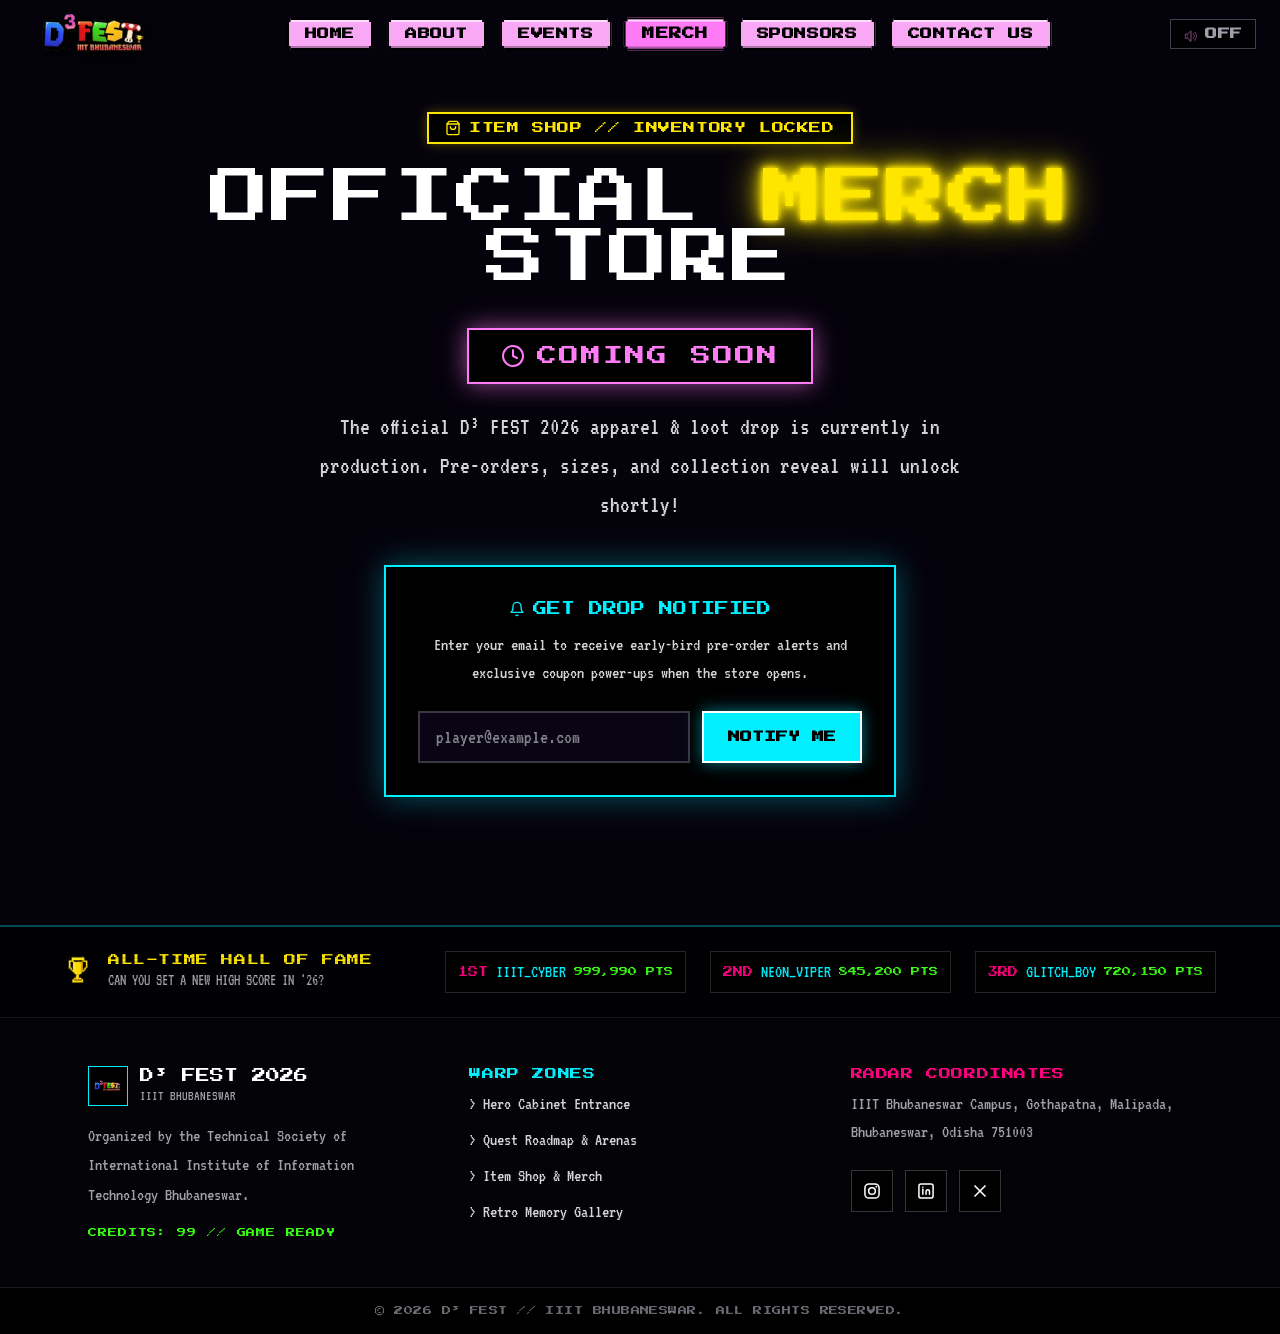
<file: merch.html>
<!DOCTYPE html>
<html lang="en" class="h-full dark">
<head>
  <meta charset="utf-8" />
  <meta name="viewport" content="width=device-width, initial-scale=1" />
  <meta name="theme-color" content="#05020c" />
  <title>Official Merch Store | D³ FEST 2026 | IIIT Bhubaneswar</title>
  <link rel="icon" href="assets/logo.png" />
  <link rel="stylesheet" href="css/styles.css" />
  <link rel="preconnect" href="https://fonts.googleapis.com">
  <link rel="preconnect" href="https://fonts.gstatic.com" crossorigin>
  <link href="https://fonts.googleapis.com/css2?family=Press+Start+2P&family=Silkscreen:wght@400;700&family=VT323&display=swap" rel="stylesheet">
  <style>
    .nav-link {
      clip-path: polygon(0 4px, 4px 4px, 4px 0, calc(100% - 4px) 0, calc(100% - 4px) 4px, 100% 4px, 100% calc(100% - 4px), calc(100% - 4px) calc(100% - 4px), calc(100% - 4px) 100%, 4px 100%, 4px calc(100% - 4px), 0 calc(100% - 4px));
      border: 2px solid #000;
      background-color: #f9a8f5;
      color: #000;
      box-shadow: inset 0 2px 0 rgba(255,255,255,0.6), inset 0 -2px 0 rgba(0,0,0,0.3);
    }
    .nav-link:hover {
      background-color: #ff7bf5;
      transform: scale(1.05);
    }
    .nav-link.active {
      background-color: #ff7bf5 !important;
      box-shadow: 0 0 12px rgba(255, 123, 245, 0.8), inset 0 2px 0 rgba(255,255,255,0.7), inset 0 -2px 0 rgba(0,0,0,0.3) !important;
      transform: scale(1.05);
    }
  </style>
</head>
<body class="min-h-full flex flex-col bg-[#05020c] text-white selection:bg-[#ff7bf5] selection:text-white antialiased overflow-x-hidden">

  <!-- Fixed Retro Navbar -->
  <header class="fixed top-0 left-0 right-0 z-50 py-3 px-3 sm:px-6 select-none pointer-events-auto transition-all duration-300 bg-transparent border-b border-transparent">
    <div class="max-w-7xl mx-auto flex items-center justify-between gap-2">
      <a href="index.html" class="flex items-center gap-2 cursor-pointer group shrink-0" data-sfx="start">
        <div class="relative w-28 sm:w-36 h-9 sm:h-11">
          <img src="assets/logo.png" alt="D³ FEST - IIIT BHUBANESWAR" class="w-full h-full object-contain filter drop-shadow-[0_2px_8px_rgba(0,0,0,0.9)]" />
        </div>
      </a>

      <!-- Desktop Nav -->
      <nav class="hidden lg:flex items-center gap-2 xl:gap-3.5">
        <a href="index.html" class="nav-link relative px-3.5 xl:px-4 py-1.5 font-pixel text-[11px] xl:text-xs tracking-wider transition-all duration-100 font-bold uppercase rounded-none" data-page="index" data-sfx="blip">Home</a>
        <a href="about.html" class="nav-link relative px-3.5 xl:px-4 py-1.5 font-pixel text-[11px] xl:text-xs tracking-wider transition-all duration-100 font-bold uppercase rounded-none" data-page="about" data-sfx="blip">About</a>
        <a href="events.html" class="nav-link relative px-3.5 xl:px-4 py-1.5 font-pixel text-[11px] xl:text-xs tracking-wider transition-all duration-100 font-bold uppercase rounded-none" data-page="events" data-sfx="blip">Events</a>
        <a href="merch.html" class="nav-link relative px-3.5 xl:px-4 py-1.5 font-pixel text-[11px] xl:text-xs tracking-wider transition-all duration-100 font-bold uppercase rounded-none" data-page="merch" data-sfx="blip">Merch</a>
        <a href="sponsors.html" class="nav-link relative px-3.5 xl:px-4 py-1.5 font-pixel text-[11px] xl:text-xs tracking-wider transition-all duration-100 font-bold uppercase rounded-none" data-page="sponsors" data-sfx="blip">Sponsors</a>
        <a href="contact.html" class="nav-link relative px-3.5 xl:px-4 py-1.5 font-pixel text-[11px] xl:text-xs tracking-wider transition-all duration-100 font-bold uppercase rounded-none" data-page="contact" data-sfx="blip">Contact Us</a>
      </nav>

      <!-- Audio Button & Mobile Toggle -->
      <div class="flex items-center gap-2">
        <button class="audio-toggle-btn flex items-center gap-1.5 px-3 py-1.5 bg-black/80 hover:bg-black font-pixel text-[10px] sm:text-xs tracking-wider border border-zinc-700 text-zinc-400 hover:text-white transition-all cursor-pointer">
          <img src="assets/sound icon.png" alt="Sound" class="audio-sound-icon w-4 h-4 object-contain opacity-60" />
          <span class="font-bold audio-status-text">OFF</span>
          <div class="audio-wave-bars hidden flex items-end gap-0.5 h-3 ml-0.5">
            <span class="w-1 bg-[#00f0ff] animate-pulse h-2"></span>
            <span class="w-1 bg-[#ff007f] animate-pulse h-3"></span>
            <span class="w-1 bg-[#39ff14] animate-pulse h-1.5"></span>
          </div>
        </button>

        <button id="mobile-menu-btn" class="lg:hidden p-1.5 bg-[#f9a8f5] text-black font-pixel text-xs border border-black flex items-center justify-center cursor-pointer" aria-label="Menu">
          <svg xmlns="http://www.w3.org/2000/svg" width="18" height="18" viewBox="0 0 24 24" fill="none" stroke="currentColor" stroke-width="2" stroke-linecap="round" stroke-linejoin="round" class="text-black"><line x1="4" x2="20" y1="12" y2="12"/><line x1="4" x2="20" y1="6" y2="6"/><line x1="4" x2="20" y1="18" y2="18"/></svg>
        </button>
      </div>
    </div>

    <!-- Mobile Drawer -->
    <div id="mobile-menu" class="hidden lg:hidden mt-3 p-4 bg-black/95 border-2 border-[#00f0ff] shadow-[0_0_25px_rgba(0,240,255,0.3)] flex flex-col gap-2">
      <a href="index.html" class="px-4 py-2 font-pixel text-xs tracking-wider uppercase text-zinc-300 hover:text-white hover:bg-white/10" data-page="index">Home</a>
      <a href="about.html" class="px-4 py-2 font-pixel text-xs tracking-wider uppercase text-zinc-300 hover:text-white hover:bg-white/10" data-page="about">About</a>
      <a href="events.html" class="px-4 py-2 font-pixel text-xs tracking-wider uppercase text-zinc-300 hover:text-white hover:bg-white/10" data-page="events">Events</a>
      <a href="merch.html" class="px-4 py-2 font-pixel text-xs tracking-wider uppercase text-zinc-300 hover:text-white hover:bg-white/10" data-page="merch">Merch</a>
      <a href="sponsors.html" class="px-4 py-2 font-pixel text-xs tracking-wider uppercase text-zinc-300 hover:text-white hover:bg-white/10" data-page="sponsors">Sponsors</a>
      <a href="contact.html" class="px-4 py-2 font-pixel text-xs tracking-wider uppercase text-zinc-300 hover:text-white hover:bg-white/10" data-page="contact">Contact Us</a>
    </div>
  </header>

  <main class="flex-1 w-full">
    <div class="relative w-full min-h-screen pt-28 pb-32 px-4 sm:px-6 flex flex-col justify-center items-center">
      <div class="absolute inset-0 crt-scanlines opacity-25 pointer-events-none"></div>

      <div class="max-w-4xl mx-auto relative z-10 text-center w-full">
        <div class="inline-flex items-center gap-2 px-4 py-1.5 bg-black border-2 border-[#ffe600] text-[#ffe600] font-pixel text-[10px] sm:text-xs tracking-wider mb-6 shadow-[0_0_12px_rgba(255,230,0,0.3)]">
          <svg xmlns="http://www.w3.org/2000/svg" width="16" height="16" viewBox="0 0 24 24" fill="none" stroke="currentColor" stroke-width="2" stroke-linecap="round" stroke-linejoin="round"><path d="M6 2 3 6v14a2 2 0 0 0 2 2h14a2 2 0 0 0 2-2V6l-3-4Z"/><path d="M3 6h18"/><path d="M16 10a4 4 0 0 1-8 0"/></svg>
          <span>ITEM SHOP // INVENTORY LOCKED</span>
        </div>

        <h1 class="font-pixel text-3xl sm:text-6xl text-white tracking-wide mb-4">
          OFFICIAL <span class="text-[#ffe600] neon-yellow">MERCH</span> STORE
        </h1>

        <div class="inline-flex items-center gap-3 px-8 py-3 bg-black/90 border-2 border-[#ff7bf5] text-[#ff7bf5] font-pixel text-base sm:text-xl tracking-widest my-6 shadow-[0_0_25px_rgba(255,123,245,0.6)] animate-pulse">
          <svg xmlns="http://www.w3.org/2000/svg" width="24" height="24" viewBox="0 0 24 24" fill="none" stroke="currentColor" stroke-width="2" stroke-linecap="round" stroke-linejoin="round"><circle cx="12" cy="12" r="10"/><polyline points="12 6 12 12 16 14"/></svg>
          <span>COMING SOON</span>
        </div>

        <p class="font-vt323 text-xl sm:text-2xl text-zinc-300 max-w-2xl mx-auto mb-10 leading-relaxed">
          The official D³ FEST 2026 apparel &amp; loot drop is currently in production. Pre-orders, sizes, and collection reveal will unlock shortly!
        </p>

        <!-- Drop Notification Box -->
        <div class="max-w-lg mx-auto p-6 sm:p-8 bg-black/95 border-2 border-[#00f0ff] shadow-[0_0_30px_rgba(0,240,255,0.35)] text-center">
          <div class="flex items-center justify-center gap-2 font-pixel text-xs sm:text-sm text-[#00f0ff] mb-3">
            <svg xmlns="http://www.w3.org/2000/svg" width="16" height="16" viewBox="0 0 24 24" fill="none" stroke="currentColor" stroke-width="2" stroke-linecap="round" stroke-linejoin="round"><path d="M6 8a6 6 0 0 1 12 0c0 7 3 9 3 9H3s3-2 3-9"/><path d="M10.3 21a1.94 1.94 0 0 0 3.4 0"/></svg>
            <span>GET DROP NOTIFIED</span>
          </div>
          <p class="font-vt323 text-lg text-zinc-300 mb-6">
            Enter your email to receive early-bird pre-order alerts and exclusive coupon power-ups when the store opens.
          </p>

          <div id="merch-notify-success" class="hidden p-4 bg-[#39ff14]/15 border-2 border-[#39ff14] text-[#39ff14] font-pixel text-xs sm:text-sm flex items-center justify-center gap-2">
            <svg xmlns="http://www.w3.org/2000/svg" width="20" height="20" viewBox="0 0 24 24" fill="none" stroke="currentColor" stroke-width="2" stroke-linecap="round" stroke-linejoin="round"><polyline points="20 6 9 17 4 12"/></svg>
            <span>RADAR SUBSCRIBED! DROP ALERT SET.</span>
          </div>

          <form id="merch-notify-form" class="flex flex-col sm:flex-row gap-3">
            <input
              type="email"
              required
              placeholder="player@example.com"
              class="flex-1 bg-[#090514] border-2 border-white/20 px-4 py-2.5 text-white font-vt323 text-xl focus:border-[#00f0ff] focus:outline-none"
            />
            <button
              type="submit"
              data-sfx="coin"
              class="px-6 py-2.5 bg-[#00f0ff] hover:bg-[#00f0ff]/90 text-black font-pixel text-xs font-bold uppercase border-2 border-white cursor-pointer active:scale-95 transition-all shadow-[0_0_15px_rgba(0,240,255,0.5)]"
            >
              NOTIFY ME
            </button>
          </form>
        </div>
      </div>
    </div>

    <!-- Retro Footer -->
    <footer id="contact" class="relative w-full bg-[#030308] border-t-2 border-[#00f0ff]/30 text-white overflow-hidden">
      <div class="absolute inset-0 crt-scanlines opacity-30 pointer-events-none"></div>

      <div class="border-b border-white/10 bg-black/60 py-6 px-4">
        <div class="max-w-6xl mx-auto flex flex-col md:flex-row items-center justify-between gap-6">
          <div class="flex items-center gap-3">
            <div class="w-8 h-8 relative shrink-0">
              <img src="assets/trophy.png" alt="Trophy" class="w-full h-full object-contain" />
            </div>
            <div>
              <p class="font-pixel text-xs text-[#ffe600] tracking-wider">ALL-TIME HALL OF FAME</p>
              <p class="font-vt323 text-base text-zinc-400">CAN YOU SET A NEW HIGH SCORE IN '26?</p>
            </div>
          </div>

          <div class="flex flex-wrap items-center justify-center gap-4 sm:gap-6">
            <div class="flex items-center gap-2 bg-black/80 px-3 py-1.5 border border-white/15">
              <span class="font-pixel text-[10px] text-[#ff007f]">1ST</span>
              <span class="font-vt323 text-lg text-[#00f0ff]">IIIT_CYBER</span>
              <span class="font-pixel text-[9px] text-[#39ff14]">999,990 PTS</span>
            </div>
            <div class="flex items-center gap-2 bg-black/80 px-3 py-1.5 border border-white/15">
              <span class="font-pixel text-[10px] text-[#ff007f]">2ND</span>
              <span class="font-vt323 text-lg text-[#00f0ff]">NEON_VIPER</span>
              <span class="font-pixel text-[9px] text-[#39ff14]">845,200 PTS</span>
            </div>
            <div class="flex items-center gap-2 bg-black/80 px-3 py-1.5 border border-white/15">
              <span class="font-pixel text-[10px] text-[#ff007f]">3RD</span>
              <span class="font-vt323 text-lg text-[#00f0ff]">GLITCH_BOY</span>
              <span class="font-pixel text-[9px] text-[#39ff14]">720,150 PTS</span>
            </div>
          </div>
        </div>
      </div>

      <div class="max-w-6xl mx-auto px-4 sm:px-6 py-12 relative z-10 grid grid-cols-1 md:grid-cols-3 gap-10">
        <div class="space-y-4">
          <div class="flex items-center gap-3">
            <div class="relative w-10 h-10 border border-[#00f0ff] p-1 bg-black">
              <img src="assets/logo.png" alt="D3 Logo" class="w-full h-full object-contain" />
            </div>
            <div>
              <h4 class="font-pixel text-sm text-white">D³ FEST 2026</h4>
              <p class="font-vt323 text-sm text-zinc-400">IIIT BHUBANESWAR</p>
            </div>
          </div>
          <p class="font-vt323 text-lg text-zinc-400 leading-relaxed">
            Organized by the Technical Society of International Institute of Information Technology Bhubaneswar.
          </p>
          <p class="font-pixel text-[9px] text-[#39ff14] tracking-widest animate-pulse">
            CREDITS: 99 // GAME READY
          </p>
        </div>

        <div class="space-y-3">
          <h4 class="font-pixel text-xs text-[#00f0ff] tracking-wider mb-2">WARP ZONES</h4>
          <ul class="space-y-2 font-vt323 text-lg text-zinc-300">
            <li><a href="index.html#hero" class="hover:text-[#00f0ff] transition-colors" data-sfx="blip">&gt; Hero Cabinet Entrance</a></li>
            <li><a href="events.html" class="hover:text-[#ff007f] transition-colors" data-sfx="blip">&gt; Quest Roadmap &amp; Arenas</a></li>
            <li><a href="merch.html" class="hover:text-[#ffe600] transition-colors" data-sfx="blip">&gt; Item Shop &amp; Merch</a></li>
            <li><a href="gallery.html" class="hover:text-[#39ff14] transition-colors" data-sfx="start">&gt; Retro Memory Gallery</a></li>
          </ul>
        </div>

        <div class="space-y-4">
          <h4 class="font-pixel text-xs text-[#ff007f] tracking-wider mb-2">RADAR COORDINATES</h4>
          <p class="font-vt323 text-lg text-zinc-400">
            IIIT Bhubaneswar Campus, Gothapatna, Malipada, Bhubaneswar, Odisha 751003
          </p>
          <div class="flex items-center gap-3 pt-2">
            <a href="https://instagram.com/d3fest.iiitbh" target="_blank" rel="noreferrer" aria-label="Instagram" class="p-2.5 bg-black/80 border border-white/20 hover:border-[#00f0ff] hover:text-[#00f0ff] hover:shadow-[0_0_12px_#00f0ff] transition-all" data-sfx="blip">
              <svg viewBox="0 0 24 24" fill="none" aria-hidden="true" class="w-5 h-5"><rect x="3.5" y="3.5" width="17" height="17" rx="5" stroke="currentColor" stroke-width="1.8"></rect><circle cx="12" cy="12" r="4" stroke="currentColor" stroke-width="1.8"></circle><circle cx="17.2" cy="6.8" r="1.1" fill="currentColor"></circle></svg>
            </a>
            <a href="https://www.linkedin.com/company/tech-society-iiitbh/" target="_blank" rel="noreferrer" aria-label="LinkedIn" class="p-2.5 bg-black/80 border border-white/20 hover:border-[#ffe600] hover:text-[#ffe600] hover:shadow-[0_0_12px_#ffe600] transition-all" data-sfx="blip">
              <svg viewBox="0 0 24 24" fill="none" aria-hidden="true" class="w-5 h-5"><rect x="3.5" y="3.5" width="17" height="17" rx="2.5" stroke="currentColor" stroke-width="1.8"></rect><path d="M8.2 10v5.8" stroke="currentColor" stroke-width="1.8" stroke-linecap="round"></path><circle cx="8.2" cy="7.5" r="1" fill="currentColor"></circle><path d="M12.1 15.8V12.7c0-1.3.9-2.2 2.1-2.2 1.2 0 2 .8 2 2.3v3" stroke="currentColor" stroke-width="1.8" stroke-linecap="round" stroke-linejoin="round"></path></svg>
            </a>
            <a href="https://x.com/techsociiitbh" target="_blank" rel="noreferrer" aria-label="Twitter" class="p-2.5 bg-black/80 border border-white/20 hover:border-[#39ff14] hover:text-[#39ff14] hover:shadow-[0_0_12px_#39ff14] transition-all" data-sfx="blip">
              <svg xmlns="http://www.w3.org/2000/svg" width="20" height="20" viewBox="0 0 24 24" fill="none" stroke="currentColor" stroke-width="2" stroke-linecap="round" stroke-linejoin="round"><path d="M18 6 6 18"></path><path d="m6 6 12 12"></path></svg>
            </a>
          </div>
        </div>
      </div>

      <div class="border-t border-white/10 py-4 px-4 text-center bg-black/90">
        <p class="font-pixel text-[9px] text-zinc-500 tracking-wider">
          © 2026 D³ FEST // IIIT BHUBANESWAR. ALL RIGHTS RESERVED.
        </p>
      </div>
    </footer>
  </main>

  <script src="js/festConfig.js"></script>
  <script src="js/audio.js"></script>
  <script src="js/main.js"></script>
</body>
</html>
</file>
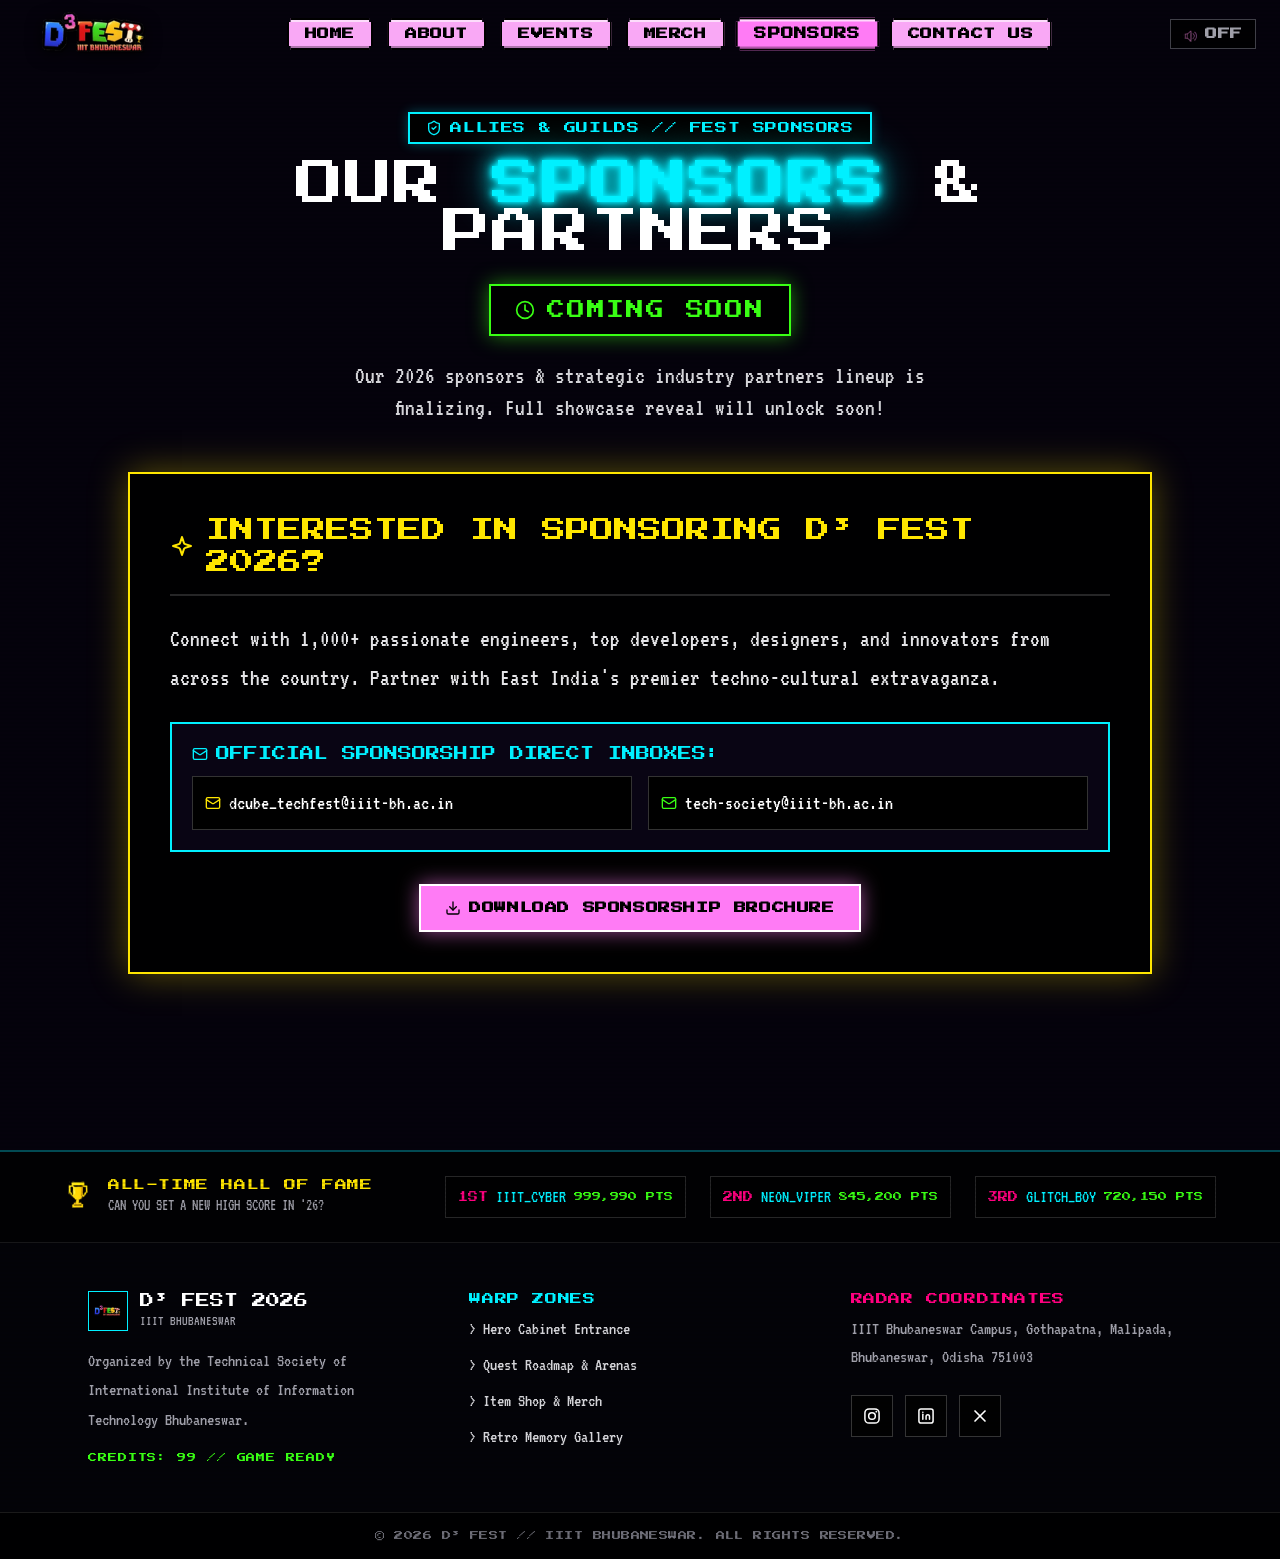
<file: sponsors.html>
<!DOCTYPE html>
<html lang="en" class="h-full dark">
<head>
  <meta charset="utf-8" />
  <meta name="viewport" content="width=device-width, initial-scale=1" />
  <meta name="theme-color" content="#05020c" />
  <title>Sponsors & Partners | D³ FEST 2026 | IIIT Bhubaneswar</title>
  <link rel="icon" href="assets/logo.png" />
  <link rel="stylesheet" href="css/styles.css" />
  <link rel="preconnect" href="https://fonts.googleapis.com">
  <link rel="preconnect" href="https://fonts.gstatic.com" crossorigin>
  <link href="https://fonts.googleapis.com/css2?family=Press+Start+2P&family=Silkscreen:wght@400;700&family=VT323&display=swap" rel="stylesheet">
  <style>
    .nav-link {
      clip-path: polygon(0 4px, 4px 4px, 4px 0, calc(100% - 4px) 0, calc(100% - 4px) 4px, 100% 4px, 100% calc(100% - 4px), calc(100% - 4px) calc(100% - 4px), calc(100% - 4px) 100%, 4px 100%, 4px calc(100% - 4px), 0 calc(100% - 4px));
      border: 2px solid #000;
      background-color: #f9a8f5;
      color: #000;
      box-shadow: inset 0 2px 0 rgba(255,255,255,0.6), inset 0 -2px 0 rgba(0,0,0,0.3);
    }
    .nav-link:hover {
      background-color: #ff7bf5;
      transform: scale(1.05);
    }
    .nav-link.active {
      background-color: #ff7bf5 !important;
      box-shadow: 0 0 12px rgba(255, 123, 245, 0.8), inset 0 2px 0 rgba(255,255,255,0.7), inset 0 -2px 0 rgba(0,0,0,0.3) !important;
      transform: scale(1.05);
    }
  </style>
</head>
<body class="min-h-full flex flex-col bg-[#05020c] text-white selection:bg-[#ff007f] selection:text-white antialiased overflow-x-hidden">

  <!-- Fixed Retro Navbar -->
  <header class="fixed top-0 left-0 right-0 z-50 py-3 px-3 sm:px-6 select-none pointer-events-auto transition-all duration-300 bg-transparent border-b border-transparent">
    <div class="max-w-7xl mx-auto flex items-center justify-between gap-2">
      <a href="index.html" class="flex items-center gap-2 cursor-pointer group shrink-0" data-sfx="start">
        <div class="relative w-28 sm:w-36 h-9 sm:h-11">
          <img src="assets/logo.png" alt="D³ FEST - IIIT BHUBANESWAR" class="w-full h-full object-contain filter drop-shadow-[0_2px_8px_rgba(0,0,0,0.9)]" />
        </div>
      </a>

      <!-- Desktop Nav -->
      <nav class="hidden lg:flex items-center gap-2 xl:gap-3.5">
        <a href="index.html" class="nav-link relative px-3.5 xl:px-4 py-1.5 font-pixel text-[11px] xl:text-xs tracking-wider transition-all duration-100 font-bold uppercase rounded-none" data-page="index" data-sfx="blip">Home</a>
        <a href="about.html" class="nav-link relative px-3.5 xl:px-4 py-1.5 font-pixel text-[11px] xl:text-xs tracking-wider transition-all duration-100 font-bold uppercase rounded-none" data-page="about" data-sfx="blip">About</a>
        <a href="events.html" class="nav-link relative px-3.5 xl:px-4 py-1.5 font-pixel text-[11px] xl:text-xs tracking-wider transition-all duration-100 font-bold uppercase rounded-none" data-page="events" data-sfx="blip">Events</a>
        <a href="merch.html" class="nav-link relative px-3.5 xl:px-4 py-1.5 font-pixel text-[11px] xl:text-xs tracking-wider transition-all duration-100 font-bold uppercase rounded-none" data-page="merch" data-sfx="blip">Merch</a>
        <a href="sponsors.html" class="nav-link relative px-3.5 xl:px-4 py-1.5 font-pixel text-[11px] xl:text-xs tracking-wider transition-all duration-100 font-bold uppercase rounded-none" data-page="sponsors" data-sfx="blip">Sponsors</a>
        <a href="contact.html" class="nav-link relative px-3.5 xl:px-4 py-1.5 font-pixel text-[11px] xl:text-xs tracking-wider transition-all duration-100 font-bold uppercase rounded-none" data-page="contact" data-sfx="blip">Contact Us</a>
      </nav>

      <!-- Audio Button & Mobile Toggle -->
      <div class="flex items-center gap-2">
        <button class="audio-toggle-btn flex items-center gap-1.5 px-3 py-1.5 bg-black/80 hover:bg-black font-pixel text-[10px] sm:text-xs tracking-wider border border-zinc-700 text-zinc-400 hover:text-white transition-all cursor-pointer">
          <img src="assets/sound icon.png" alt="Sound" class="audio-sound-icon w-4 h-4 object-contain opacity-60" />
          <span class="font-bold audio-status-text">OFF</span>
          <div class="audio-wave-bars hidden flex items-end gap-0.5 h-3 ml-0.5">
            <span class="w-1 bg-[#00f0ff] animate-pulse h-2"></span>
            <span class="w-1 bg-[#ff007f] animate-pulse h-3"></span>
            <span class="w-1 bg-[#39ff14] animate-pulse h-1.5"></span>
          </div>
        </button>

        <button id="mobile-menu-btn" class="lg:hidden p-1.5 bg-[#f9a8f5] text-black font-pixel text-xs border border-black flex items-center justify-center cursor-pointer" aria-label="Menu">
          <svg xmlns="http://www.w3.org/2000/svg" width="18" height="18" viewBox="0 0 24 24" fill="none" stroke="currentColor" stroke-width="2" stroke-linecap="round" stroke-linejoin="round" class="text-black"><line x1="4" x2="20" y1="12" y2="12"/><line x1="4" x2="20" y1="6" y2="6"/><line x1="4" x2="20" y1="18" y2="18"/></svg>
        </button>
      </div>
    </div>

    <!-- Mobile Drawer -->
    <div id="mobile-menu" class="hidden lg:hidden mt-3 p-4 bg-black/95 border-2 border-[#00f0ff] shadow-[0_0_25px_rgba(0,240,255,0.3)] flex flex-col gap-2">
      <a href="index.html" class="px-4 py-2 font-pixel text-xs tracking-wider uppercase text-zinc-300 hover:text-white hover:bg-white/10" data-page="index">Home</a>
      <a href="about.html" class="px-4 py-2 font-pixel text-xs tracking-wider uppercase text-zinc-300 hover:text-white hover:bg-white/10" data-page="about">About</a>
      <a href="events.html" class="px-4 py-2 font-pixel text-xs tracking-wider uppercase text-zinc-300 hover:text-white hover:bg-white/10" data-page="events">Events</a>
      <a href="merch.html" class="px-4 py-2 font-pixel text-xs tracking-wider uppercase text-zinc-300 hover:text-white hover:bg-white/10" data-page="merch">Merch</a>
      <a href="sponsors.html" class="px-4 py-2 font-pixel text-xs tracking-wider uppercase text-zinc-300 hover:text-white hover:bg-white/10" data-page="sponsors">Sponsors</a>
      <a href="contact.html" class="px-4 py-2 font-pixel text-xs tracking-wider uppercase text-zinc-300 hover:text-white hover:bg-white/10" data-page="contact">Contact Us</a>
    </div>
  </header>

  <main class="flex-1 w-full">
    <div class="relative w-full min-h-screen pt-28 pb-32 px-4 sm:px-6">
      <div class="absolute inset-0 crt-scanlines opacity-25 pointer-events-none"></div>

      <div class="max-w-5xl mx-auto relative z-10">
        <div class="text-center max-w-3xl mx-auto mb-12">
          <div class="inline-flex items-center gap-2 px-4 py-1.5 bg-black border-2 border-[#00f0ff] text-[#00f0ff] font-pixel text-[10px] sm:text-xs tracking-wider mb-4 shadow-[0_0_12px_rgba(0,240,255,0.3)]">
            <svg xmlns="http://www.w3.org/2000/svg" width="16" height="16" viewBox="0 0 24 24" fill="none" stroke="currentColor" stroke-width="2" stroke-linecap="round" stroke-linejoin="round"><path d="M20 13c0 5-3.5 7.5-7.66 8.95a1 1 0 0 1-.67-.01C7.5 20.5 4 18 4 13V6a1 1 0 0 1 1-1c2 0 4.5-1.2 6.24-2.72a1.17 1.17 0 0 1 1.52 0C14.51 3.81 17 5 19 5a1 1 0 0 1 1 1z"/><path d="m9 12 2 2 4-4"/></svg>
            <span>ALLIES &amp; GUILDS // FEST SPONSORS</span>
          </div>

          <h1 class="font-pixel text-3xl sm:text-5xl text-white tracking-wide mb-3">
            OUR <span class="text-[#00f0ff] neon-cyan">SPONSORS</span> &amp; PARTNERS
          </h1>

          <div class="inline-flex items-center gap-3 px-6 py-2.5 bg-black/90 border-2 border-[#39ff14] text-[#39ff14] font-pixel text-sm sm:text-lg tracking-widest my-4 shadow-[0_0_20px_rgba(57,255,20,0.5)] animate-pulse">
            <svg xmlns="http://www.w3.org/2000/svg" width="20" height="20" viewBox="0 0 24 24" fill="none" stroke="currentColor" stroke-width="2" stroke-linecap="round" stroke-linejoin="round"><circle cx="12" cy="12" r="10"/><polyline points="12 6 12 12 16 14"/></svg>
            <span>COMING SOON</span>
          </div>

          <p class="font-vt323 text-xl sm:text-2xl text-zinc-300 max-w-2xl mx-auto mt-2">
            Our 2026 sponsors &amp; strategic industry partners lineup is finalizing. Full showcase reveal will unlock soon!
          </p>
        </div>

        <div class="p-6 sm:p-10 bg-black/95 border-2 border-[#ffe600] shadow-[0_0_35px_rgba(255,230,0,0.35)] mb-12">
          <div class="flex items-center gap-3 border-b-2 border-white/15 pb-4 mb-6">
            <svg xmlns="http://www.w3.org/2000/svg" width="24" height="24" viewBox="0 0 24 24" fill="none" stroke="currentColor" stroke-width="2" stroke-linecap="round" stroke-linejoin="round" class="text-[#ffe600] shrink-0"><path d="m12 3-1.912 5.813a2 2 0 0 1-1.275 1.275L3 12l5.813 1.912a2 2 0 0 1 1.275 1.275L12 21l1.912-5.813a2 2 0 0 1 1.275-1.275L21 12l-5.813-1.912a2 2 0 0 1-1.275-1.275L12 3Z"/></svg>
            <h2 class="font-pixel text-lg sm:text-2xl text-[#ffe600]">
              INTERESTED IN SPONSORING D³ FEST 2026?
            </h2>
          </div>

          <p class="font-vt323 text-xl sm:text-2xl text-zinc-200 leading-relaxed mb-6">
            Connect with 1,000+ passionate engineers, top developers, designers, and innovators from across the country. Partner with East India's premier techno-cultural extravaganza.
          </p>

          <div class="p-5 bg-[#090514] border-2 border-[#00f0ff] mb-8">
            <div class="flex items-center gap-2 text-[#00f0ff] font-pixel text-xs sm:text-sm mb-3">
              <svg xmlns="http://www.w3.org/2000/svg" width="16" height="16" viewBox="0 0 24 24" fill="none" stroke="currentColor" stroke-width="2" stroke-linecap="round" stroke-linejoin="round"><rect width="20" height="16" x="2" y="4" rx="2"/><path d="m22 7-8.97 5.7a1.94 1.94 0 0 1-2.06 0L2 7"/></svg>
              <span>OFFICIAL SPONSORSHIP DIRECT INBOXES:</span>
            </div>
            <div class="grid grid-cols-1 md:grid-cols-2 gap-4 font-vt323 text-xl text-white">
              <a href="mailto:dcube_techfest@iiit-bh.ac.in" data-sfx="blip" class="flex items-center gap-2 p-3 bg-black border border-white/20 hover:border-[#ffe600] hover:text-[#ffe600] transition-all">
                <svg xmlns="http://www.w3.org/2000/svg" width="16" height="16" viewBox="0 0 24 24" fill="none" stroke="currentColor" stroke-width="2" stroke-linecap="round" stroke-linejoin="round" class="text-[#ffe600] shrink-0"><rect width="20" height="16" x="2" y="4" rx="2"/><path d="m22 7-8.97 5.7a1.94 1.94 0 0 1-2.06 0L2 7"/></svg>
                <span>dcube_techfest@iiit-bh.ac.in</span>
              </a>
              <a href="mailto:tech-society@iiit-bh.ac.in" data-sfx="blip" class="flex items-center gap-2 p-3 bg-black border border-white/20 hover:border-[#39ff14] hover:text-[#39ff14] transition-all">
                <svg xmlns="http://www.w3.org/2000/svg" width="16" height="16" viewBox="0 0 24 24" fill="none" stroke="currentColor" stroke-width="2" stroke-linecap="round" stroke-linejoin="round" class="text-[#39ff14] shrink-0"><rect width="20" height="16" x="2" y="4" rx="2"/><path d="m22 7-8.97 5.7a1.94 1.94 0 0 1-2.06 0L2 7"/></svg>
                <span>tech-society@iiit-bh.ac.in</span>
              </a>
            </div>
          </div>

          <div class="flex flex-col sm:flex-row gap-4 justify-center items-center">
            <a href="https://drive.google.com/file/d/1iyiSNVeNCb1sEuLReG3oIY8hC8bFBZ0u/view" target="_blank" rel="noreferrer" data-sfx="powerup" class="inline-flex items-center justify-center gap-2 px-6 py-3.5 bg-[#ff7bf5] hover:bg-[#ff7bf5]/90 text-black font-pixel text-xs uppercase tracking-wider font-bold border-2 border-white shadow-[0_0_20px_rgba(255,123,245,0.6)] active:scale-95 transition-all w-full sm:w-auto text-center cursor-pointer">
              <svg xmlns="http://www.w3.org/2000/svg" width="16" height="16" viewBox="0 0 24 24" fill="none" stroke="currentColor" stroke-width="2" stroke-linecap="round" stroke-linejoin="round"><path d="M21 15v4a2 2 0 0 1-2 2H5a2 2 0 0 1-2-2v-4"/><polyline points="7 10 12 15 17 10"/><line x1="12" x2="12" y1="15" y2="3"/></svg>
              <span>DOWNLOAD SPONSORSHIP BROCHURE</span>
            </a>
          </div>
        </div>
      </div>
    </div>

    <!-- Retro Footer -->
    <footer id="contact" class="relative w-full bg-[#030308] border-t-2 border-[#00f0ff]/30 text-white overflow-hidden">
      <div class="absolute inset-0 crt-scanlines opacity-30 pointer-events-none"></div>

      <div class="border-b border-white/10 bg-black/60 py-6 px-4">
        <div class="max-w-6xl mx-auto flex flex-col md:flex-row items-center justify-between gap-6">
          <div class="flex items-center gap-3">
            <div class="w-8 h-8 relative shrink-0">
              <img src="assets/trophy.png" alt="Trophy" class="w-full h-full object-contain" />
            </div>
            <div>
              <p class="font-pixel text-xs text-[#ffe600] tracking-wider">ALL-TIME HALL OF FAME</p>
              <p class="font-vt323 text-base text-zinc-400">CAN YOU SET A NEW HIGH SCORE IN '26?</p>
            </div>
          </div>

          <div class="flex flex-wrap items-center justify-center gap-4 sm:gap-6">
            <div class="flex items-center gap-2 bg-black/80 px-3 py-1.5 border border-white/15">
              <span class="font-pixel text-[10px] text-[#ff007f]">1ST</span>
              <span class="font-vt323 text-lg text-[#00f0ff]">IIIT_CYBER</span>
              <span class="font-pixel text-[9px] text-[#39ff14]">999,990 PTS</span>
            </div>
            <div class="flex items-center gap-2 bg-black/80 px-3 py-1.5 border border-white/15">
              <span class="font-pixel text-[10px] text-[#ff007f]">2ND</span>
              <span class="font-vt323 text-lg text-[#00f0ff]">NEON_VIPER</span>
              <span class="font-pixel text-[9px] text-[#39ff14]">845,200 PTS</span>
            </div>
            <div class="flex items-center gap-2 bg-black/80 px-3 py-1.5 border border-white/15">
              <span class="font-pixel text-[10px] text-[#ff007f]">3RD</span>
              <span class="font-vt323 text-lg text-[#00f0ff]">GLITCH_BOY</span>
              <span class="font-pixel text-[9px] text-[#39ff14]">720,150 PTS</span>
            </div>
          </div>
        </div>
      </div>

      <div class="max-w-6xl mx-auto px-4 sm:px-6 py-12 relative z-10 grid grid-cols-1 md:grid-cols-3 gap-10">
        <div class="space-y-4">
          <div class="flex items-center gap-3">
            <div class="relative w-10 h-10 border border-[#00f0ff] p-1 bg-black">
              <img src="assets/logo.png" alt="D3 Logo" class="w-full h-full object-contain" />
            </div>
            <div>
              <h4 class="font-pixel text-sm text-white">D³ FEST 2026</h4>
              <p class="font-vt323 text-sm text-zinc-400">IIIT BHUBANESWAR</p>
            </div>
          </div>
          <p class="font-vt323 text-lg text-zinc-400 leading-relaxed">
            Organized by the Technical Society of International Institute of Information Technology Bhubaneswar.
          </p>
          <p class="font-pixel text-[9px] text-[#39ff14] tracking-widest animate-pulse">
            CREDITS: 99 // GAME READY
          </p>
        </div>

        <div class="space-y-3">
          <h4 class="font-pixel text-xs text-[#00f0ff] tracking-wider mb-2">WARP ZONES</h4>
          <ul class="space-y-2 font-vt323 text-lg text-zinc-300">
            <li><a href="index.html#hero" class="hover:text-[#00f0ff] transition-colors" data-sfx="blip">&gt; Hero Cabinet Entrance</a></li>
            <li><a href="events.html" class="hover:text-[#ff007f] transition-colors" data-sfx="blip">&gt; Quest Roadmap &amp; Arenas</a></li>
            <li><a href="merch.html" class="hover:text-[#ffe600] transition-colors" data-sfx="blip">&gt; Item Shop &amp; Merch</a></li>
            <li><a href="gallery.html" class="hover:text-[#39ff14] transition-colors" data-sfx="start">&gt; Retro Memory Gallery</a></li>
          </ul>
        </div>

        <div class="space-y-4">
          <h4 class="font-pixel text-xs text-[#ff007f] tracking-wider mb-2">RADAR COORDINATES</h4>
          <p class="font-vt323 text-lg text-zinc-400">
            IIIT Bhubaneswar Campus, Gothapatna, Malipada, Bhubaneswar, Odisha 751003
          </p>
          <div class="flex items-center gap-3 pt-2">
            <a href="https://instagram.com/d3fest.iiitbh" target="_blank" rel="noreferrer" aria-label="Instagram" class="p-2.5 bg-black/80 border border-white/20 hover:border-[#00f0ff] hover:text-[#00f0ff] hover:shadow-[0_0_12px_#00f0ff] transition-all" data-sfx="blip">
              <svg viewBox="0 0 24 24" fill="none" aria-hidden="true" class="w-5 h-5"><rect x="3.5" y="3.5" width="17" height="17" rx="5" stroke="currentColor" stroke-width="1.8"></rect><circle cx="12" cy="12" r="4" stroke="currentColor" stroke-width="1.8"></circle><circle cx="17.2" cy="6.8" r="1.1" fill="currentColor"></circle></svg>
            </a>
            <a href="https://www.linkedin.com/company/tech-society-iiitbh/" target="_blank" rel="noreferrer" aria-label="LinkedIn" class="p-2.5 bg-black/80 border border-white/20 hover:border-[#ffe600] hover:text-[#ffe600] hover:shadow-[0_0_12px_#ffe600] transition-all" data-sfx="blip">
              <svg viewBox="0 0 24 24" fill="none" aria-hidden="true" class="w-5 h-5"><rect x="3.5" y="3.5" width="17" height="17" rx="2.5" stroke="currentColor" stroke-width="1.8"></rect><path d="M8.2 10v5.8" stroke="currentColor" stroke-width="1.8" stroke-linecap="round"></path><circle cx="8.2" cy="7.5" r="1" fill="currentColor"></circle><path d="M12.1 15.8V12.7c0-1.3.9-2.2 2.1-2.2 1.2 0 2 .8 2 2.3v3" stroke="currentColor" stroke-width="1.8" stroke-linecap="round" stroke-linejoin="round"></path></svg>
            </a>
            <a href="https://x.com/techsociiitbh" target="_blank" rel="noreferrer" aria-label="Twitter" class="p-2.5 bg-black/80 border border-white/20 hover:border-[#39ff14] hover:text-[#39ff14] hover:shadow-[0_0_12px_#39ff14] transition-all" data-sfx="blip">
              <svg xmlns="http://www.w3.org/2000/svg" width="20" height="20" viewBox="0 0 24 24" fill="none" stroke="currentColor" stroke-width="2" stroke-linecap="round" stroke-linejoin="round"><path d="M18 6 6 18"></path><path d="m6 6 12 12"></path></svg>
            </a>
          </div>
        </div>
      </div>

      <div class="border-t border-white/10 py-4 px-4 text-center bg-black/90">
        <p class="font-pixel text-[9px] text-zinc-500 tracking-wider">
          © 2026 D³ FEST // IIIT BHUBANESWAR. ALL RIGHTS RESERVED.
        </p>
      </div>
    </footer>
  </main>

  <script src="js/festConfig.js"></script>
  <script src="js/audio.js"></script>
  <script src="js/main.js"></script>
</body>
</html>
</file>
<file: css/styles.css>
@import url('https://fonts.googleapis.com/css2?family=Press+Start+2P&family=Silkscreen:wght@400;700&family=VT323&display=swap');
@import "https://fonts.googleapis.com/css2?family=Press+Start+2P&family=Silkscreen:wght@400;700&family=VT323&display=swap";
@font-face{font-family:marioFont;src:url("../fonts/SuperMario256.ttf")format("truetype");font-display:swap}@font-face{font-family:marioFont Fallback;src:local(Arial);ascent-override:51.92%;descent-override:17.31%;line-gap-override:0.0%;size-adjust:144.45%}.mariofont_6fa263af-module__W86bHG__className{font-family:marioFont,marioFont Fallback}.mariofont_6fa263af-module__W86bHG__variable{--font-mario:"marioFont", "marioFont Fallback"}
@font-face{font-family:steveFont;src:url("../fonts/Steve.ttf")format("truetype");font-display:swap}@font-face{font-family:steveFont Fallback;src:local(Arial);ascent-override:85.95%;descent-override:21.54%;line-gap-override:9.28%;size-adjust:97.03%}.stevefont_6597657-module__XPSLzG__className{font-family:steveFont,steveFont Fallback}.stevefont_6597657-module__XPSLzG__variable{--font-steve:"steveFont", "steveFont Fallback"}
@font-face{font-family:pacFont;src:url("../fonts/pacfont.ttf")format("truetype");font-display:swap}@font-face{font-family:pacFont Fallback;src:local(Arial);ascent-override:41.82%;descent-override:10.53%;line-gap-override:0.0%;size-adjust:192.75%}.pacfont_e1d0eb9a-module__UGwmyq__className{font-family:pacFont,pacFont Fallback}.pacfont_e1d0eb9a-module__UGwmyq__variable{--font-pac:"pacFont", "pacFont Fallback"}
@layer properties{@supports (((-webkit-hyphens:none)) and (not (margin-trim:inline))) or ((-moz-orient:inline) and (not (color:rgb(from red r g b)))){*,:before,:after,::backdrop{--tw-translate-x:0;--tw-translate-y:0;--tw-translate-z:0;--tw-scale-x:1;--tw-scale-y:1;--tw-scale-z:1;--tw-rotate-x:initial;--tw-rotate-y:initial;--tw-rotate-z:initial;--tw-skew-x:initial;--tw-skew-y:initial;--tw-space-y-reverse:0;--tw-border-style:solid;--tw-gradient-position:initial;--tw-gradient-from:#0000;--tw-gradient-via:#0000;--tw-gradient-to:#0000;--tw-gradient-stops:initial;--tw-gradient-via-stops:initial;--tw-gradient-from-position:0%;--tw-gradient-via-position:50%;--tw-gradient-to-position:100%;--tw-leading:initial;--tw-font-weight:initial;--tw-tracking:initial;--tw-shadow:0 0 #0000;--tw-shadow-color:initial;--tw-shadow-alpha:100%;--tw-inset-shadow:0 0 #0000;--tw-inset-shadow-color:initial;--tw-inset-shadow-alpha:100%;--tw-ring-color:initial;--tw-ring-shadow:0 0 #0000;--tw-inset-ring-color:initial;--tw-inset-ring-shadow:0 0 #0000;--tw-ring-inset:initial;--tw-ring-offset-width:0px;--tw-ring-offset-color:#fff;--tw-ring-offset-shadow:0 0 #0000;--tw-outline-style:solid;--tw-blur:initial;--tw-brightness:initial;--tw-contrast:initial;--tw-grayscale:initial;--tw-hue-rotate:initial;--tw-invert:initial;--tw-opacity:initial;--tw-saturate:initial;--tw-sepia:initial;--tw-drop-shadow:initial;--tw-drop-shadow-color:initial;--tw-drop-shadow-alpha:100%;--tw-drop-shadow-size:initial;--tw-backdrop-blur:initial;--tw-backdrop-brightness:initial;--tw-backdrop-contrast:initial;--tw-backdrop-grayscale:initial;--tw-backdrop-hue-rotate:initial;--tw-backdrop-invert:initial;--tw-backdrop-opacity:initial;--tw-backdrop-saturate:initial;--tw-backdrop-sepia:initial;--tw-duration:initial;--tw-ease:initial;--tw-animation-delay:0s;--tw-animation-direction:normal;--tw-animation-duration:initial;--tw-animation-fill-mode:none;--tw-animation-iteration-count:1;--tw-enter-blur:0;--tw-enter-opacity:1;--tw-enter-rotate:0;--tw-enter-scale:1;--tw-enter-translate-x:0;--tw-enter-translate-y:0;--tw-exit-blur:0;--tw-exit-opacity:1;--tw-exit-rotate:0;--tw-exit-scale:1;--tw-exit-translate-x:0;--tw-exit-translate-y:0}}}@layer theme{:root,:host{--font-sans:ui-sans-serif, system-ui, sans-serif, "Apple Color Emoji", "Segoe UI Emoji", "Segoe UI Symbol", "Noto Color Emoji";--font-mono:ui-monospace, SFMono-Regular, Menlo, Monaco, Consolas, "Liberation Mono", "Courier New", monospace;--color-red-400:#ff6568;--color-red-500:#fb2c36;--color-orange-500:#fe6e00;--color-green-900:#0d542b;--color-zinc-200:#e4e4e7;--color-zinc-300:#d4d4d8;--color-zinc-400:#9f9fa9;--color-zinc-500:#71717b;--color-zinc-600:#52525c;--color-zinc-700:#3f3f46;--color-zinc-900:#18181b;--color-black:#000;--color-white:#fff;--spacing:.25rem;--container-xs:20rem;--container-md:28rem;--container-lg:32rem;--container-xl:36rem;--container-2xl:42rem;--container-3xl:48rem;--container-4xl:56rem;--container-5xl:64rem;--container-6xl:72rem;--container-7xl:80rem;--text-xs:.75rem;--text-xs--line-height:calc(1 / .75);--text-sm:.875rem;--text-sm--line-height:calc(1.25 / .875);--text-base:1rem;--text-base--line-height:calc(1.5 / 1);--text-lg:1.125rem;--text-lg--line-height:calc(1.75 / 1.125);--text-xl:1.25rem;--text-xl--line-height:calc(1.75 / 1.25);--text-2xl:1.5rem;--text-2xl--line-height:calc(2 / 1.5);--text-3xl:1.875rem;--text-3xl--line-height:calc(2.25 / 1.875);--text-4xl:2.25rem;--text-4xl--line-height:calc(2.5 / 2.25);--text-5xl:3rem;--text-5xl--line-height:1;--text-6xl:3.75rem;--text-6xl--line-height:1;--text-7xl:4.5rem;--text-7xl--line-height:1;--text-8xl:6rem;--text-8xl--line-height:1;--font-weight-medium:500;--font-weight-bold:700;--tracking-tight:-.025em;--tracking-wide:.025em;--tracking-wider:.05em;--tracking-widest:.1em;--leading-tight:1.25;--leading-snug:1.375;--leading-relaxed:1.625;--radius-md:.375rem;--radius-2xl:1rem;--ease-out:cubic-bezier(0, 0, .2, 1);--animate-pulse:pulse 2s cubic-bezier(.4, 0, .6, 1) infinite;--animate-bounce:bounce 1s infinite;--blur-md:12px;--default-transition-duration:.15s;--default-transition-timing-function:cubic-bezier(.4, 0, .2, 1);--default-font-family:var(--font-sans);--default-mono-font-family:var(--font-mono)}@supports (color:lab(0% 0 0)){:root,:host{--color-red-400:lab(63.7053% 60.745 31.3109);--color-red-500:lab(55.4814% 75.0732 48.8528);--color-orange-500:lab(64.272% 57.1788 90.3583);--color-green-900:lab(30.797% -29.6927 17.382);--color-zinc-200:lab(90.6853% .399232 -1.45452);--color-zinc-300:lab(84.9837% .601262 -2.17986);--color-zinc-400:lab(65.6464% 1.53497 -5.42429);--color-zinc-500:lab(47.8878% 1.65477 -5.77283);--color-zinc-600:lab(35.1166% 1.78212 -6.1173);--color-zinc-700:lab(26.8019% 1.35387 -4.68303);--color-zinc-900:lab(8.30603% .618205 -2.16572)}}}@layer base{*,:after,:before,::backdrop{box-sizing:border-box;border:0 solid;margin:0;padding:0}::file-selector-button{box-sizing:border-box;border:0 solid;margin:0;padding:0}html,:host{-webkit-text-size-adjust:100%;tab-size:4;line-height:1.5;font-family:var(--default-font-family,ui-sans-serif, system-ui, sans-serif, "Apple Color Emoji", "Segoe UI Emoji", "Segoe UI Symbol", "Noto Color Emoji");font-feature-settings:var(--default-font-feature-settings,normal);font-variation-settings:var(--default-font-variation-settings,normal);-webkit-tap-highlight-color:transparent}hr{height:0;color:inherit;border-top-width:1px}abbr:where([title]){-webkit-text-decoration:underline dotted;text-decoration:underline dotted}h1,h2,h3,h4,h5,h6{font-size:inherit;font-weight:inherit}a{color:inherit;-webkit-text-decoration:inherit;-webkit-text-decoration:inherit;-webkit-text-decoration:inherit;-webkit-text-decoration:inherit;text-decoration:inherit}b,strong{font-weight:bolder}code,kbd,samp,pre{font-family:var(--default-mono-font-family,ui-monospace, SFMono-Regular, Menlo, Monaco, Consolas, "Liberation Mono", "Courier New", monospace);font-feature-settings:var(--default-mono-font-feature-settings,normal);font-variation-settings:var(--default-mono-font-variation-settings,normal);font-size:1em}small{font-size:80%}sub,sup{vertical-align:baseline;font-size:75%;line-height:0;position:relative}sub{bottom:-.25em}sup{top:-.5em}table{text-indent:0;border-color:inherit;border-collapse:collapse}:-moz-focusring{outline:auto}progress{vertical-align:baseline}summary{display:list-item}ol,ul,menu{list-style:none}img,svg,video,canvas,audio,iframe,embed,object{vertical-align:middle;display:block}img,video{max-width:100%;height:auto}button,input,select,optgroup,textarea{font:inherit;font-feature-settings:inherit;font-variation-settings:inherit;letter-spacing:inherit;color:inherit;opacity:1;background-color:#0000;border-radius:0}::file-selector-button{font:inherit;font-feature-settings:inherit;font-variation-settings:inherit;letter-spacing:inherit;color:inherit;opacity:1;background-color:#0000;border-radius:0}:where(select:is([multiple],[size])) optgroup{font-weight:bolder}:where(select:is([multiple],[size])) optgroup option{padding-inline-start:20px}::file-selector-button{margin-inline-end:4px}::placeholder{opacity:1}@supports (not ((-webkit-appearance:-apple-pay-button))) or (contain-intrinsic-size:1px){::placeholder{color:currentColor}@supports (color:color-mix(in lab, red, red)){::placeholder{color:color-mix(in oklab, currentcolor 50%, transparent)}}}textarea{resize:vertical}::-webkit-search-decoration{-webkit-appearance:none}::-webkit-date-and-time-value{min-height:1lh;text-align:inherit}::-webkit-datetime-edit{display:inline-flex}::-webkit-datetime-edit-fields-wrapper{padding:0}::-webkit-datetime-edit{padding-block:0}::-webkit-datetime-edit-year-field{padding-block:0}::-webkit-datetime-edit-month-field{padding-block:0}::-webkit-datetime-edit-day-field{padding-block:0}::-webkit-datetime-edit-hour-field{padding-block:0}::-webkit-datetime-edit-minute-field{padding-block:0}::-webkit-datetime-edit-second-field{padding-block:0}::-webkit-datetime-edit-millisecond-field{padding-block:0}::-webkit-datetime-edit-meridiem-field{padding-block:0}::-webkit-calendar-picker-indicator{line-height:1}:-moz-ui-invalid{box-shadow:none}button,input:where([type=button],[type=reset],[type=submit]){appearance:button}::file-selector-button{appearance:button}::-webkit-inner-spin-button{height:auto}::-webkit-outer-spin-button{height:auto}[hidden]:where(:not([hidden=until-found])){display:none!important}}@layer components;@layer utilities{.pointer-events-auto{pointer-events:auto}.pointer-events-none{pointer-events:none}.visible{visibility:visible}.absolute{position:absolute}.fixed{position:fixed}.relative{position:relative}.sticky{position:sticky}.inset-0{inset:0}.-top-1\.5{top:calc(var(--spacing) * -1.5)}.-top-102{top:calc(var(--spacing) * -102)}.top-0{top:0}.top-1{top:var(--spacing)}.top-1\.5{top:calc(var(--spacing) * 1.5)}.top-2{top:calc(var(--spacing) * 2)}.top-4{top:calc(var(--spacing) * 4)}.top-\[8\%\]{top:8%}.top-\[10\%\]{top:10%}.top-\[12\%\]{top:12%}.top-\[18\%\]{top:18%}.top-\[21\.5\%\]{top:21.5%}.top-\[40\%\]{top:40%}.top-\[48\%\]{top:48%}.top-\[50\%\]{top:50%}.top-\[65\%\]{top:65%}.top-\[82\%\]{top:82%}.-right-1{right:calc(var(--spacing) * -1)}.-right-1\.5{right:calc(var(--spacing) * -1.5)}.-right-62{right:calc(var(--spacing) * -62)}.right-0{right:0}.right-1\.5{right:calc(var(--spacing) * 1.5)}.right-2\.5{right:calc(var(--spacing) * 2.5)}.right-4{right:calc(var(--spacing) * 4)}.right-\[3\%\]{right:3%}.right-\[4\%\]{right:4%}.right-\[5\%\]{right:5%}.right-\[8\%\]{right:8%}.-bottom-1\.5{bottom:calc(var(--spacing) * -1.5)}.-bottom-102{bottom:calc(var(--spacing) * -102)}.bottom-0{bottom:0}.bottom-1{bottom:var(--spacing)}.bottom-1\.5{bottom:calc(var(--spacing) * 1.5)}.bottom-6{bottom:calc(var(--spacing) * 6)}.bottom-10{bottom:calc(var(--spacing) * 10)}.-left-1{left:calc(var(--spacing) * -1)}.-left-1\.5{left:calc(var(--spacing) * -1.5)}.-left-62{left:calc(var(--spacing) * -62)}.left-0{left:0}.left-1\.5{left:calc(var(--spacing) * 1.5)}.left-1\/2{left:50%}.left-3{left:calc(var(--spacing) * 3)}.left-4{left:calc(var(--spacing) * 4)}.left-\[2\%\]{left:2%}.left-\[3\%\]{left:3%}.left-\[4\%\]{left:4%}.left-\[19\%\]{left:19%}.z-0{z-index:0}.z-10{z-index:10}.z-20{z-index:20}.z-25{z-index:25}.z-30{z-index:30}.z-40{z-index:40}.z-50{z-index:50}.z-\[1\]{z-index:1}.container{width:100%}@media (min-width:40rem){.container{max-width:40rem}}@media (min-width:48rem){.container{max-width:48rem}}@media (min-width:64rem){.container{max-width:64rem}}@media (min-width:80rem){.container{max-width:80rem}}@media (min-width:96rem){.container{max-width:96rem}}.mx-1{margin-inline:var(--spacing)}.mx-auto{margin-inline:auto}.my-0{margin-block:0}.my-2{margin-block:calc(var(--spacing) * 2)}.my-4{margin-block:calc(var(--spacing) * 4)}.my-6{margin-block:calc(var(--spacing) * 6)}.my-auto{margin-block:auto}.mt-0\.5{margin-top:calc(var(--spacing) * .5)}.mt-1{margin-top:var(--spacing)}.mt-2{margin-top:calc(var(--spacing) * 2)}.mt-4{margin-top:calc(var(--spacing) * 4)}.mt-8{margin-top:calc(var(--spacing) * 8)}.mb-0\.5{margin-bottom:calc(var(--spacing) * .5)}.mb-1{margin-bottom:var(--spacing)}.mb-1\.5{margin-bottom:calc(var(--spacing) * 1.5)}.mb-2{margin-bottom:calc(var(--spacing) * 2)}.mb-2\.5{margin-bottom:calc(var(--spacing) * 2.5)}.mb-3{margin-bottom:calc(var(--spacing) * 3)}.mb-3\.5{margin-bottom:calc(var(--spacing) * 3.5)}.mb-4{margin-bottom:calc(var(--spacing) * 4)}.mb-5{margin-bottom:calc(var(--spacing) * 5)}.mb-6{margin-bottom:calc(var(--spacing) * 6)}.mb-8{margin-bottom:calc(var(--spacing) * 8)}.mb-10{margin-bottom:calc(var(--spacing) * 10)}.mb-12{margin-bottom:calc(var(--spacing) * 12)}.mb-16{margin-bottom:calc(var(--spacing) * 16)}.mb-20{margin-bottom:calc(var(--spacing) * 20)}.ml-0\.5{margin-left:calc(var(--spacing) * .5)}.ml-auto{margin-left:auto}.line-clamp-2{-webkit-line-clamp:2;-webkit-box-orient:vertical;display:-webkit-box;overflow:hidden}.block{display:block}.flex{display:flex}.grid{display:grid}.hidden{display:none}.inline-flex{display:inline-flex}.size-1\.5{width:calc(var(--spacing) * 1.5);height:calc(var(--spacing) * 1.5)}.h-1{height:var(--spacing)}.h-1\.5{height:calc(var(--spacing) * 1.5)}.h-1\/2{height:50%}.h-2{height:calc(var(--spacing) * 2)}.h-2\.5{height:calc(var(--spacing) * 2.5)}.h-3{height:calc(var(--spacing) * 3)}.h-3\.5{height:calc(var(--spacing) * 3.5)}.h-4{height:calc(var(--spacing) * 4)}.h-5{height:calc(var(--spacing) * 5)}.h-6{height:calc(var(--spacing) * 6)}.h-8{height:calc(var(--spacing) * 8)}.h-9{height:calc(var(--spacing) * 9)}.h-10{height:calc(var(--spacing) * 10)}.h-12{height:calc(var(--spacing) * 12)}.h-24{height:calc(var(--spacing) * 24)}.h-28{height:calc(var(--spacing) * 28)}.h-32{height:calc(var(--spacing) * 32)}.h-36{height:calc(var(--spacing) * 36)}.h-44{height:calc(var(--spacing) * 44)}.h-64{height:calc(var(--spacing) * 64)}.h-\[5px\]{height:5px}.h-\[35\.5\%\]{height:35.5%}.h-\[46vh\]{height:46vh}.h-\[100dvh\]{height:100dvh}.h-\[430px\]{height:430px}.h-\[980px\]{height:980px}.h-\[calc\(100\%-12px\)\]{height:calc(100% - 12px)}.h-auto{height:auto}.h-full{height:100%}.h-screen{height:100vh}.max-h-\[90vh\]{max-height:90vh}.min-h-0{min-height:0}.min-h-\[1600px\]{min-height:1600px}.min-h-full{min-height:100%}.min-h-screen{min-height:100vh}.w-1{width:var(--spacing)}.w-1\.5{width:calc(var(--spacing) * 1.5)}.w-1\/2{width:50%}.w-2{width:calc(var(--spacing) * 2)}.w-2\.5{width:calc(var(--spacing) * 2.5)}.w-3{width:calc(var(--spacing) * 3)}.w-3\.5{width:calc(var(--spacing) * 3.5)}.w-4{width:calc(var(--spacing) * 4)}.w-5{width:calc(var(--spacing) * 5)}.w-6{width:calc(var(--spacing) * 6)}.w-8{width:calc(var(--spacing) * 8)}.w-9{width:calc(var(--spacing) * 9)}.w-10{width:calc(var(--spacing) * 10)}.w-12{width:calc(var(--spacing) * 12)}.w-24{width:calc(var(--spacing) * 24)}.w-28{width:calc(var(--spacing) * 28)}.w-32{width:calc(var(--spacing) * 32)}.w-36{width:calc(var(--spacing) * 36)}.w-64{width:calc(var(--spacing) * 64)}.w-72{width:calc(var(--spacing) * 72)}.w-\[5px\]{width:5px}.w-\[59\.5\%\]{width:59.5%}.w-\[72vw\]{width:72vw}.w-\[120px\]{width:120px}.w-\[310px\]{width:310px}.w-\[980px\]{width:980px}.w-full{width:100%}.w-max{width:max-content}.max-w-2xl{max-width:var(--container-2xl)}.max-w-3xl{max-width:var(--container-3xl)}.max-w-4xl{max-width:var(--container-4xl)}.max-w-5xl{max-width:var(--container-5xl)}.max-w-6xl{max-width:var(--container-6xl)}.max-w-7xl{max-width:var(--container-7xl)}.max-w-\[110px\]{max-width:110px}.max-w-\[180px\]{max-width:180px}.max-w-\[580px\]{max-width:580px}.max-w-lg{max-width:var(--container-lg)}.max-w-md{max-width:var(--container-md)}.max-w-xl{max-width:var(--container-xl)}.max-w-xs{max-width:var(--container-xs)}.min-w-0{min-width:0}.flex-1{flex:1}.shrink-0{flex-shrink:0}.origin-bottom{transform-origin:bottom}.-translate-x-1\/2{--tw-translate-x:calc(calc(1 / 2 * 100%) * -1);translate:var(--tw-translate-x) var(--tw-translate-y)}.-translate-y-1\/2{--tw-translate-y:calc(calc(1 / 2 * 100%) * -1);translate:var(--tw-translate-x) var(--tw-translate-y)}.scale-75{--tw-scale-x:75%;--tw-scale-y:75%;--tw-scale-z:75%;scale:var(--tw-scale-x) var(--tw-scale-y)}.scale-100{--tw-scale-x:100%;--tw-scale-y:100%;--tw-scale-z:100%;scale:var(--tw-scale-x) var(--tw-scale-y)}.scale-105{--tw-scale-x:105%;--tw-scale-y:105%;--tw-scale-z:105%;scale:var(--tw-scale-x) var(--tw-scale-y)}.scale-110{--tw-scale-x:110%;--tw-scale-y:110%;--tw-scale-z:110%;scale:var(--tw-scale-x) var(--tw-scale-y)}.scale-\[1\.02\]{scale:1.02}.\[transform\:perspective\(380px\)_rotateX\(62deg\)\]{transform:perspective(380px)rotateX(62deg)}.transform{transform:var(--tw-rotate-x,) var(--tw-rotate-y,) var(--tw-rotate-z,) var(--tw-skew-x,) var(--tw-skew-y,)}.animate-\[pulse_0\.3s_ease-in-out_infinite\]{animation:.3s ease-in-out infinite pulse}.animate-\[pulse_0\.4s_ease-in-out_infinite\]{animation:.4s ease-in-out infinite pulse}.animate-\[pulse_0\.6s_ease-in-out_infinite\]{animation:.6s ease-in-out infinite pulse}.animate-bounce{animation:var(--animate-bounce)}.animate-in{animation:enter var(--tw-animation-duration,var(--tw-duration,.15s))var(--tw-ease,ease)var(--tw-animation-delay,0s)var(--tw-animation-iteration-count,1)var(--tw-animation-direction,normal)var(--tw-animation-fill-mode,none)}.animate-pulse{animation:var(--animate-pulse)}.cursor-not-allowed{cursor:not-allowed}.cursor-pointer{cursor:pointer}.resize{resize:both}.grid-cols-1{grid-template-columns:repeat(1,minmax(0,1fr))}.grid-cols-2{grid-template-columns:repeat(2,minmax(0,1fr))}.grid-cols-3{grid-template-columns:repeat(3,minmax(0,1fr))}.grid-cols-4{grid-template-columns:repeat(4,minmax(0,1fr))}.flex-col{flex-direction:column}.flex-wrap{flex-wrap:wrap}.items-center{align-items:center}.items-end{align-items:flex-end}.items-start{align-items:flex-start}.items-stretch{align-items:stretch}.justify-between{justify-content:space-between}.justify-center{justify-content:center}.justify-end{justify-content:flex-end}.gap-0\.5{gap:calc(var(--spacing) * .5)}.gap-1{gap:var(--spacing)}.gap-1\.5{gap:calc(var(--spacing) * 1.5)}.gap-2{gap:calc(var(--spacing) * 2)}.gap-2\.5{gap:calc(var(--spacing) * 2.5)}.gap-3{gap:calc(var(--spacing) * 3)}.gap-4{gap:calc(var(--spacing) * 4)}.gap-6{gap:calc(var(--spacing) * 6)}.gap-8{gap:calc(var(--spacing) * 8)}.gap-10{gap:calc(var(--spacing) * 10)}.gap-24{gap:calc(var(--spacing) * 24)}:where(.space-y-0\.5>:not(:last-child)){--tw-space-y-reverse:0;margin-block-start:calc(calc(var(--spacing) * .5) * var(--tw-space-y-reverse));margin-block-end:calc(calc(var(--spacing) * .5) * calc(1 - var(--tw-space-y-reverse)))}:where(.space-y-1>:not(:last-child)){--tw-space-y-reverse:0;margin-block-start:calc(var(--spacing) * var(--tw-space-y-reverse));margin-block-end:calc(var(--spacing) * calc(1 - var(--tw-space-y-reverse)))}:where(.space-y-1\.5>:not(:last-child)){--tw-space-y-reverse:0;margin-block-start:calc(calc(var(--spacing) * 1.5) * var(--tw-space-y-reverse));margin-block-end:calc(calc(var(--spacing) * 1.5) * calc(1 - var(--tw-space-y-reverse)))}:where(.space-y-2>:not(:last-child)){--tw-space-y-reverse:0;margin-block-start:calc(calc(var(--spacing) * 2) * var(--tw-space-y-reverse));margin-block-end:calc(calc(var(--spacing) * 2) * calc(1 - var(--tw-space-y-reverse)))}:where(.space-y-3>:not(:last-child)){--tw-space-y-reverse:0;margin-block-start:calc(calc(var(--spacing) * 3) * var(--tw-space-y-reverse));margin-block-end:calc(calc(var(--spacing) * 3) * calc(1 - var(--tw-space-y-reverse)))}:where(.space-y-4>:not(:last-child)){--tw-space-y-reverse:0;margin-block-start:calc(calc(var(--spacing) * 4) * var(--tw-space-y-reverse));margin-block-end:calc(calc(var(--spacing) * 4) * calc(1 - var(--tw-space-y-reverse)))}.self-end{align-self:flex-end}.self-start{align-self:flex-start}.truncate{text-overflow:ellipsis;white-space:nowrap;overflow:hidden}.overflow-hidden{overflow:hidden}.overflow-x-hidden{overflow-x:hidden}.overflow-y-auto{overflow-y:auto}.rounded-2xl{border-radius:var(--radius-2xl)}.rounded-\[6px\]{border-radius:6px}.rounded-\[18px\]{border-radius:18px}.rounded-full{border-radius:3.40282e38px}.rounded-md{border-radius:var(--radius-md)}.rounded-none{border-radius:0}.border{border-style:var(--tw-border-style);border-width:1px}.border-2{border-style:var(--tw-border-style);border-width:2px}.border-t{border-top-style:var(--tw-border-style);border-top-width:1px}.border-t-2{border-top-style:var(--tw-border-style);border-top-width:2px}.border-b{border-bottom-style:var(--tw-border-style);border-bottom-width:1px}.border-b-2{border-bottom-style:var(--tw-border-style);border-bottom-width:2px}.border-none{--tw-border-style:none;border-style:none}.border-\[\#00f0ff\]{border-color:#00f0ff}.border-\[\#00f0ff\]\/30{border-color:#00f0ff4d;border-color:lab(86.2704% -44.9224 -21.5145/.3)}.border-\[\#00f0ff\]\/40{border-color:#00f0ff66;border-color:lab(86.2704% -44.9224 -21.5145/.4)}.border-\[\#00f0ff\]\/50{border-color:#00f0ff80;border-color:lab(86.2704% -44.9224 -21.5145/.5)}.border-\[\#00f0ff\]\/60{border-color:#00f0ff99;border-color:lab(86.2704% -44.9224 -21.5145/.6)}.border-\[\#39ff14\]{border-color:#39ff14}.border-\[\#ff00ff\]\/40{border-color:#f0f6;border-color:lab(60.169% 93.5394 -60.5008/.4)}.border-\[\#ff007f\]{border-color:#ff007f}.border-\[\#ff007f\]\/20{border-color:#ff007f33;border-color:lab(55.6201% 83.7833 6.41435/.2)}.border-\[\#ff007f\]\/40{border-color:#ff007f66;border-color:lab(55.6201% 83.7833 6.41435/.4)}.border-\[\#ff007f\]\/50{border-color:#ff007f80;border-color:lab(55.6201% 83.7833 6.41435/.5)}.border-\[\#ff7bf5\]{border-color:#ff7bf5}.border-\[\#ffe600\]{border-color:#ffe600}.border-\[\#ffe600\]\/40{border-color:#ffe60066;border-color:lab(91.2236% -4.23235 89.0458/.4)}.border-\[\#ffe600\]\/50{border-color:#ffe60080;border-color:lab(91.2236% -4.23235 89.0458/.5)}.border-black{border-color:var(--color-black)}.border-input{border-color:var(--input)}.border-red-500{border-color:var(--color-red-500)}.border-red-500\/50{border-color:#fb2c3680}@supports (color:color-mix(in lab, red, red)){.border-red-500\/50{border-color:color-mix(in oklab, var(--color-red-500) 50%, transparent)}}.border-transparent{border-color:#0000}.border-white{border-color:var(--color-white)}.border-white\/5{border-color:#ffffff0d}@supports (color:color-mix(in lab, red, red)){.border-white\/5{border-color:color-mix(in oklab, var(--color-white) 5%, transparent)}}.border-white\/10{border-color:#ffffff1a}@supports (color:color-mix(in lab, red, red)){.border-white\/10{border-color:color-mix(in oklab, var(--color-white) 10%, transparent)}}.border-white\/15{border-color:#ffffff26}@supports (color:color-mix(in lab, red, red)){.border-white\/15{border-color:color-mix(in oklab, var(--color-white) 15%, transparent)}}.border-white\/20{border-color:#fff3}@supports (color:color-mix(in lab, red, red)){.border-white\/20{border-color:color-mix(in oklab, var(--color-white) 20%, transparent)}}.border-white\/30{border-color:#ffffff4d}@supports (color:color-mix(in lab, red, red)){.border-white\/30{border-color:color-mix(in oklab, var(--color-white) 30%, transparent)}}.border-white\/\[0\.04\]{border-color:#ffffff0a}@supports (color:color-mix(in lab, red, red)){.border-white\/\[0\.04\]{border-color:color-mix(in oklab, var(--color-white) 4%, transparent)}}.border-zinc-700{border-color:var(--color-zinc-700)}.bg-\[\#0a0a18\]{background-color:#0a0a18}.bg-\[\#0a051b\]\/98{background-color:#0a051bfa;background-color:lab(2.19292% 4.58369 -11.3088/.98)}.bg-\[\#00f0ff\]{background-color:#00f0ff}.bg-\[\#00f0ff\]\/15{background-color:#00f0ff26;background-color:lab(86.2704% -44.9224 -21.5145/.15)}.bg-\[\#00f0ff\]\/20{background-color:#00f0ff33;background-color:lab(86.2704% -44.9224 -21.5145/.2)}.bg-\[\#39ff14\]{background-color:#39ff14}.bg-\[\#39ff14\]\/10{background-color:#39ff141a;background-color:lab(88.2764% -75.3352 79.946/.1)}.bg-\[\#39ff14\]\/15{background-color:#39ff1426;background-color:lab(88.2764% -75.3352 79.946/.15)}.bg-\[\#05020c\]{background-color:#05020c}.bg-\[\#05020c\]\/80{background-color:#05020ccc;background-color:lab(.899431% 1.86321 -3.55588/.8)}.bg-\[\#030308\]{background-color:#030308}.bg-\[\#050510\]{background-color:#050510}.bg-\[\#070314\]{background-color:#070314}.bg-\[\#090514\]{background-color:#090514}.bg-\[\#f9a8f5\]{background-color:#f9a8f5}.bg-\[\#ff00ff\]{background-color:#f0f}.bg-\[\#ff007f\]{background-color:#ff007f}.bg-\[\#ff007f\]\/20{background-color:#ff007f33;background-color:lab(55.6201% 83.7833 6.41435/.2)}.bg-\[\#ff7bf5\]{background-color:#ff7bf5}.bg-\[\#ffe600\]{background-color:#ffe600}.bg-\[\#ffe600\]\/20{background-color:#ffe60033;background-color:lab(91.2236% -4.23235 89.0458/.2)}.bg-background{background-color:var(--background)}.bg-black{background-color:var(--color-black)}.bg-black\/60{background-color:#0009}@supports (color:color-mix(in lab, red, red)){.bg-black\/60{background-color:color-mix(in oklab, var(--color-black) 60%, transparent)}}.bg-black\/75{background-color:#000000bf}@supports (color:color-mix(in lab, red, red)){.bg-black\/75{background-color:color-mix(in oklab, var(--color-black) 75%, transparent)}}.bg-black\/80{background-color:#000c}@supports (color:color-mix(in lab, red, red)){.bg-black\/80{background-color:color-mix(in oklab, var(--color-black) 80%, transparent)}}.bg-black\/85{background-color:#000000d9}@supports (color:color-mix(in lab, red, red)){.bg-black\/85{background-color:color-mix(in oklab, var(--color-black) 85%, transparent)}}.bg-black\/90{background-color:#000000e6}@supports (color:color-mix(in lab, red, red)){.bg-black\/90{background-color:color-mix(in oklab, var(--color-black) 90%, transparent)}}.bg-black\/95{background-color:#000000f2}@supports (color:color-mix(in lab, red, red)){.bg-black\/95{background-color:color-mix(in oklab, var(--color-black) 95%, transparent)}}.bg-destructive{background-color:var(--destructive)}.bg-foreground,.bg-foreground\/20{background-color:var(--foreground)}@supports (color:color-mix(in lab, red, red)){.bg-foreground\/20{background-color:color-mix(in oklab, var(--foreground) 20%, transparent)}}.bg-primary{background-color:var(--primary)}.bg-red-500\/20{background-color:#fb2c3633}@supports (color:color-mix(in lab, red, red)){.bg-red-500\/20{background-color:color-mix(in oklab, var(--color-red-500) 20%, transparent)}}.bg-secondary{background-color:var(--secondary)}.bg-transparent{background-color:#0000}.bg-white\/5{background-color:#ffffff0d}@supports (color:color-mix(in lab, red, red)){.bg-white\/5{background-color:color-mix(in oklab, var(--color-white) 5%, transparent)}}.bg-zinc-600{background-color:var(--color-zinc-600)}.bg-zinc-900{background-color:var(--color-zinc-900)}.bg-gradient-to-br{--tw-gradient-position:to bottom right in oklab;background-image:linear-gradient(var(--tw-gradient-stops))}.bg-gradient-to-t{--tw-gradient-position:to top in oklab;background-image:linear-gradient(var(--tw-gradient-stops))}.bg-\[radial-gradient\(ellipse_at_center\,_rgba\(20\,5\,40\,0\.6\)_0\%\,_\#05020c_80\%\)\]{background-image:radial-gradient(#14052899 0%,#05020c 80%)}.bg-\[radial-gradient\(ellipse_at_center\,_rgba\(25\,10\,50\,0\.85\)_0\%\,_\#05020c_85\%\)\]{background-image:radial-gradient(#190a32d9 0%,#05020c 85%)}.bg-\[radial-gradient\(ellipse_at_center\,_rgba\(30\,10\,60\,0\.4\)_0\%\,_\#050510_75\%\)\]{background-image:radial-gradient(#1e0a3c66 0%,#050510 75%)}.bg-\[radial-gradient\(ellipse_at_top\,_rgba\(25\,10\,45\,0\.7\)_0\%\,_\#05020c_75\%\)\]{background-image:radial-gradient(at top,#190a2db3 0%,#05020c 75%)}.from-\[\#00f0ff\]\/10{--tw-gradient-from:#00f0ff1a;--tw-gradient-stops:var(--tw-gradient-via-stops,var(--tw-gradient-position), var(--tw-gradient-from) var(--tw-gradient-from-position), var(--tw-gradient-to) var(--tw-gradient-to-position))}@supports (color:lab(0% 0 0)){.from-\[\#00f0ff\]\/10{--tw-gradient-from:lab(86.2704% -44.9224 -21.5145/.1)}}.from-\[\#ff007f\]{--tw-gradient-from:#ff007f;--tw-gradient-stops:var(--tw-gradient-via-stops,var(--tw-gradient-position), var(--tw-gradient-from) var(--tw-gradient-from-position), var(--tw-gradient-to) var(--tw-gradient-to-position))}.from-\[\#ff007f\]\/10{--tw-gradient-from:#ff007f1a;--tw-gradient-stops:var(--tw-gradient-via-stops,var(--tw-gradient-position), var(--tw-gradient-from) var(--tw-gradient-from-position), var(--tw-gradient-to) var(--tw-gradient-to-position))}@supports (color:lab(0% 0 0)){.from-\[\#ff007f\]\/10{--tw-gradient-from:lab(55.6201% 83.7833 6.41435/.1)}}.from-\[\#ffe600\]\/10{--tw-gradient-from:#ffe6001a;--tw-gradient-stops:var(--tw-gradient-via-stops,var(--tw-gradient-position), var(--tw-gradient-from) var(--tw-gradient-from-position), var(--tw-gradient-to) var(--tw-gradient-to-position))}@supports (color:lab(0% 0 0)){.from-\[\#ffe600\]\/10{--tw-gradient-from:lab(91.2236% -4.23235 89.0458/.1)}}.from-transparent{--tw-gradient-from:transparent;--tw-gradient-stops:var(--tw-gradient-via-stops,var(--tw-gradient-position), var(--tw-gradient-from) var(--tw-gradient-from-position), var(--tw-gradient-to) var(--tw-gradient-to-position))}.from-white\/10{--tw-gradient-from:#ffffff1a}@supports (color:color-mix(in lab, red, red)){.from-white\/10{--tw-gradient-from:color-mix(in oklab, var(--color-white) 10%, transparent)}}.from-white\/10{--tw-gradient-stops:var(--tw-gradient-via-stops,var(--tw-gradient-position), var(--tw-gradient-from) var(--tw-gradient-from-position), var(--tw-gradient-to) var(--tw-gradient-to-position))}.via-\[\#05020c\]\/70{--tw-gradient-via:#05020cb3;--tw-gradient-via-stops:var(--tw-gradient-position), var(--tw-gradient-from) var(--tw-gradient-from-position), var(--tw-gradient-via) var(--tw-gradient-via-position), var(--tw-gradient-to) var(--tw-gradient-to-position);--tw-gradient-stops:var(--tw-gradient-via-stops)}@supports (color:lab(0% 0 0)){.via-\[\#05020c\]\/70{--tw-gradient-via:lab(.899431% 1.86321 -3.55588/.7)}}.via-\[\#ffe600\]{--tw-gradient-via:#ffe600;--tw-gradient-via-stops:var(--tw-gradient-position), var(--tw-gradient-from) var(--tw-gradient-from-position), var(--tw-gradient-via) var(--tw-gradient-via-position), var(--tw-gradient-to) var(--tw-gradient-to-position);--tw-gradient-stops:var(--tw-gradient-via-stops)}.via-transparent{--tw-gradient-via:transparent;--tw-gradient-via-stops:var(--tw-gradient-position), var(--tw-gradient-from) var(--tw-gradient-from-position), var(--tw-gradient-via) var(--tw-gradient-via-position), var(--tw-gradient-to) var(--tw-gradient-to-position);--tw-gradient-stops:var(--tw-gradient-via-stops)}.to-\[\#05020c\]{--tw-gradient-to:#05020c;--tw-gradient-stops:var(--tw-gradient-via-stops,var(--tw-gradient-position), var(--tw-gradient-from) var(--tw-gradient-from-position), var(--tw-gradient-to) var(--tw-gradient-to-position))}.to-orange-500{--tw-gradient-to:var(--color-orange-500);--tw-gradient-stops:var(--tw-gradient-via-stops,var(--tw-gradient-position), var(--tw-gradient-from) var(--tw-gradient-from-position), var(--tw-gradient-to) var(--tw-gradient-to-position))}.to-transparent{--tw-gradient-to:transparent;--tw-gradient-stops:var(--tw-gradient-via-stops,var(--tw-gradient-position), var(--tw-gradient-from) var(--tw-gradient-from-position), var(--tw-gradient-to) var(--tw-gradient-to-position))}.object-contain{object-fit:contain}.object-cover{object-fit:cover}.p-0\.5{padding:calc(var(--spacing) * .5)}.p-1{padding:var(--spacing)}.p-1\.5{padding:calc(var(--spacing) * 1.5)}.p-2{padding:calc(var(--spacing) * 2)}.p-2\.5{padding:calc(var(--spacing) * 2.5)}.p-3{padding:calc(var(--spacing) * 3)}.p-4{padding:calc(var(--spacing) * 4)}.p-5{padding:calc(var(--spacing) * 5)}.p-6{padding:calc(var(--spacing) * 6)}.p-8{padding:calc(var(--spacing) * 8)}.px-1\.5{padding-inline:calc(var(--spacing) * 1.5)}.px-2{padding-inline:calc(var(--spacing) * 2)}.px-2\.5{padding-inline:calc(var(--spacing) * 2.5)}.px-3{padding-inline:calc(var(--spacing) * 3)}.px-3\.5{padding-inline:calc(var(--spacing) * 3.5)}.px-4{padding-inline:calc(var(--spacing) * 4)}.px-5{padding-inline:calc(var(--spacing) * 5)}.px-6{padding-inline:calc(var(--spacing) * 6)}.px-8{padding-inline:calc(var(--spacing) * 8)}.py-0\.5{padding-block:calc(var(--spacing) * .5)}.py-0\.25{padding-block:calc(var(--spacing) * .25)}.py-1{padding-block:var(--spacing)}.py-1\.5{padding-block:calc(var(--spacing) * 1.5)}.py-2{padding-block:calc(var(--spacing) * 2)}.py-2\.5{padding-block:calc(var(--spacing) * 2.5)}.py-3{padding-block:calc(var(--spacing) * 3)}.py-3\.5{padding-block:calc(var(--spacing) * 3.5)}.py-4{padding-block:calc(var(--spacing) * 4)}.py-6{padding-block:calc(var(--spacing) * 6)}.py-12{padding-block:calc(var(--spacing) * 12)}.py-20{padding-block:calc(var(--spacing) * 20)}.py-24{padding-block:calc(var(--spacing) * 24)}.pt-1{padding-top:var(--spacing)}.pt-2{padding-top:calc(var(--spacing) * 2)}.pt-3{padding-top:calc(var(--spacing) * 3)}.pt-6{padding-top:calc(var(--spacing) * 6)}.pt-8{padding-top:calc(var(--spacing) * 8)}.pt-10{padding-top:calc(var(--spacing) * 10)}.pt-20{padding-top:calc(var(--spacing) * 20)}.pt-24{padding-top:calc(var(--spacing) * 24)}.pt-28{padding-top:calc(var(--spacing) * 28)}.pr-2{padding-right:calc(var(--spacing) * 2)}.pr-4{padding-right:calc(var(--spacing) * 4)}.pb-1{padding-bottom:var(--spacing)}.pb-2{padding-bottom:calc(var(--spacing) * 2)}.pb-2\.5{padding-bottom:calc(var(--spacing) * 2.5)}.pb-3{padding-bottom:calc(var(--spacing) * 3)}.pb-4{padding-bottom:calc(var(--spacing) * 4)}.pb-5{padding-bottom:calc(var(--spacing) * 5)}.pb-10{padding-bottom:calc(var(--spacing) * 10)}.pb-12{padding-bottom:calc(var(--spacing) * 12)}.pb-24{padding-bottom:calc(var(--spacing) * 24)}.pb-28{padding-bottom:calc(var(--spacing) * 28)}.pb-32{padding-bottom:calc(var(--spacing) * 32)}.pl-1{padding-left:var(--spacing)}.pl-2{padding-left:calc(var(--spacing) * 2)}.pl-9{padding-left:calc(var(--spacing) * 9)}.text-center{text-align:center}.text-left{text-align:left}.font-\[family-name\:var\(--font-steve\)\]{font-family:var(--font-steve)}.font-mono{font-family:var(--font-mono)}.text-2xl{font-size:var(--text-2xl);line-height:var(--tw-leading,var(--text-2xl--line-height))}.text-3xl{font-size:var(--text-3xl);line-height:var(--tw-leading,var(--text-3xl--line-height))}.text-5xl{font-size:var(--text-5xl);line-height:var(--tw-leading,var(--text-5xl--line-height))}.text-base{font-size:var(--text-base);line-height:var(--tw-leading,var(--text-base--line-height))}.text-lg{font-size:var(--text-lg);line-height:var(--tw-leading,var(--text-lg--line-height))}.text-sm{font-size:var(--text-sm);line-height:var(--tw-leading,var(--text-sm--line-height))}.text-xl{font-size:var(--text-xl);line-height:var(--tw-leading,var(--text-xl--line-height))}.text-xs{font-size:var(--text-xs);line-height:var(--tw-leading,var(--text-xs--line-height))}.text-\[4px\]{font-size:4px}.text-\[6px\]{font-size:6px}.text-\[7px\]{font-size:7px}.text-\[8px\]{font-size:8px}.text-\[9px\]{font-size:9px}.text-\[10px\]{font-size:10px}.text-\[11px\]{font-size:11px}.leading-none{--tw-leading:1;line-height:1}.leading-relaxed{--tw-leading:var(--leading-relaxed);line-height:var(--leading-relaxed)}.leading-snug{--tw-leading:var(--leading-snug);line-height:var(--leading-snug)}.leading-tight{--tw-leading:var(--leading-tight);line-height:var(--leading-tight)}.font-bold{--tw-font-weight:var(--font-weight-bold);font-weight:var(--font-weight-bold)}.font-medium{--tw-font-weight:var(--font-weight-medium);font-weight:var(--font-weight-medium)}.tracking-\[0\.3em\]{--tw-tracking:.3em;letter-spacing:.3em}.tracking-tight{--tw-tracking:var(--tracking-tight);letter-spacing:var(--tracking-tight)}.tracking-wide{--tw-tracking:var(--tracking-wide);letter-spacing:var(--tracking-wide)}.tracking-wider{--tw-tracking:var(--tracking-wider);letter-spacing:var(--tracking-wider)}.tracking-widest{--tw-tracking:var(--tracking-widest);letter-spacing:var(--tracking-widest)}.whitespace-nowrap{white-space:nowrap}.text-\[\#00f0ff\]{color:#00f0ff}.text-\[\#38bdf8\]\/60{color:#38bdf899;color:lab(71.5897% -21.7159 -40.1262/.6)}.text-\[\#39ff14\]{color:#39ff14}.text-\[\#ff00ff\]{color:#f0f}.text-\[\#ff00ff\]\/50{color:#ff00ff80;color:lab(60.169% 93.5394 -60.5008/.5)}.text-\[\#ff007f\]{color:#ff007f}.text-\[\#ff7bf5\]{color:#ff7bf5}.text-\[\#ffe600\]{color:#ffe600}.text-black{color:var(--color-black)}.text-destructive-foreground{color:var(--destructive-foreground)}.text-green-900{color:var(--color-green-900)}.text-primary{color:var(--primary)}.text-primary-foreground{color:var(--primary-foreground)}.text-red-400{color:var(--color-red-400)}.text-secondary-foreground{color:var(--secondary-foreground)}.text-white{color:var(--color-white)}.text-white\/25{color:#ffffff40}@supports (color:color-mix(in lab, red, red)){.text-white\/25{color:color-mix(in oklab, var(--color-white) 25%, transparent)}}.text-zinc-200{color:var(--color-zinc-200)}.text-zinc-300{color:var(--color-zinc-300)}.text-zinc-400{color:var(--color-zinc-400)}.text-zinc-500{color:var(--color-zinc-500)}.uppercase{text-transform:uppercase}.underline-offset-4{text-underline-offset:4px}.antialiased{-webkit-font-smoothing:antialiased;-moz-osx-font-smoothing:grayscale}.opacity-0{opacity:0}.opacity-20{opacity:.2}.opacity-25{opacity:.25}.opacity-30{opacity:.3}.opacity-35{opacity:.35}.opacity-40{opacity:.4}.opacity-60{opacity:.6}.opacity-80{opacity:.8}.opacity-100{opacity:1}.shadow{--tw-shadow:0 1px 3px 0 var(--tw-shadow-color,#0000001a), 0 1px 2px -1px var(--tw-shadow-color,#0000001a);box-shadow:var(--tw-inset-shadow), var(--tw-inset-ring-shadow), var(--tw-ring-offset-shadow), var(--tw-ring-shadow), var(--tw-shadow)}.shadow-2xl{--tw-shadow:0 25px 50px -12px var(--tw-shadow-color,#00000040);box-shadow:var(--tw-inset-shadow), var(--tw-inset-ring-shadow), var(--tw-ring-offset-shadow), var(--tw-ring-shadow), var(--tw-shadow)}.shadow-\[0_0_3px_\#ffe600\]{--tw-shadow:0 0 3px var(--tw-shadow-color,#ffe600);box-shadow:var(--tw-inset-shadow), var(--tw-inset-ring-shadow), var(--tw-ring-offset-shadow), var(--tw-ring-shadow), var(--tw-shadow)}.shadow-\[0_0_8px_\#ff7bf5\]{--tw-shadow:0 0 8px var(--tw-shadow-color,#ff7bf5);box-shadow:var(--tw-inset-shadow), var(--tw-inset-ring-shadow), var(--tw-ring-offset-shadow), var(--tw-ring-shadow), var(--tw-shadow)}.shadow-\[0_0_8px_\#ffe600\]{--tw-shadow:0 0 8px var(--tw-shadow-color,#ffe600);box-shadow:var(--tw-inset-shadow), var(--tw-inset-ring-shadow), var(--tw-ring-offset-shadow), var(--tw-ring-shadow), var(--tw-shadow)}.shadow-\[0_0_8px_rgba\(0\,240\,255\,0\.5\)\]{--tw-shadow:0 0 8px var(--tw-shadow-color,#00f0ff80);box-shadow:var(--tw-inset-shadow), var(--tw-inset-ring-shadow), var(--tw-ring-offset-shadow), var(--tw-ring-shadow), var(--tw-shadow)}.shadow-\[0_0_8px_rgba\(0\,240\,255\,0\.6\)\]{--tw-shadow:0 0 8px var(--tw-shadow-color,#00f0ff99);box-shadow:var(--tw-inset-shadow), var(--tw-inset-ring-shadow), var(--tw-ring-offset-shadow), var(--tw-ring-shadow), var(--tw-shadow)}.shadow-\[0_0_8px_rgba\(255\,123\,245\,0\.5\)\]{--tw-shadow:0 0 8px var(--tw-shadow-color,#ff7bf580);box-shadow:var(--tw-inset-shadow), var(--tw-inset-ring-shadow), var(--tw-ring-offset-shadow), var(--tw-ring-shadow), var(--tw-shadow)}.shadow-\[0_0_8px_rgba\(255\,123\,245\,0\.6\)\]{--tw-shadow:0 0 8px var(--tw-shadow-color,#ff7bf599);box-shadow:var(--tw-inset-shadow), var(--tw-inset-ring-shadow), var(--tw-ring-offset-shadow), var(--tw-ring-shadow), var(--tw-shadow)}.shadow-\[0_0_10px_\#ff7bf5\]{--tw-shadow:0 0 10px var(--tw-shadow-color,#ff7bf5);box-shadow:var(--tw-inset-shadow), var(--tw-inset-ring-shadow), var(--tw-ring-offset-shadow), var(--tw-ring-shadow), var(--tw-shadow)}.shadow-\[0_0_10px_\#ffe600\]{--tw-shadow:0 0 10px var(--tw-shadow-color,#ffe600);box-shadow:var(--tw-inset-shadow), var(--tw-inset-ring-shadow), var(--tw-ring-offset-shadow), var(--tw-ring-shadow), var(--tw-shadow)}.shadow-\[0_0_10px_rgba\(0\,240\,255\,0\.3\)\]{--tw-shadow:0 0 10px var(--tw-shadow-color,#00f0ff4d);box-shadow:var(--tw-inset-shadow), var(--tw-inset-ring-shadow), var(--tw-ring-offset-shadow), var(--tw-ring-shadow), var(--tw-shadow)}.shadow-\[0_0_10px_rgba\(57\,255\,20\,0\.3\)\]{--tw-shadow:0 0 10px var(--tw-shadow-color,#39ff144d);box-shadow:var(--tw-inset-shadow), var(--tw-inset-ring-shadow), var(--tw-ring-offset-shadow), var(--tw-ring-shadow), var(--tw-shadow)}.shadow-\[0_0_12px_\#ff7bf5\]{--tw-shadow:0 0 12px var(--tw-shadow-color,#ff7bf5);box-shadow:var(--tw-inset-shadow), var(--tw-inset-ring-shadow), var(--tw-ring-offset-shadow), var(--tw-ring-shadow), var(--tw-shadow)}.shadow-\[0_0_12px_rgba\(0\,240\,255\,0\.3\)\]{--tw-shadow:0 0 12px var(--tw-shadow-color,#00f0ff4d);box-shadow:var(--tw-inset-shadow), var(--tw-inset-ring-shadow), var(--tw-ring-offset-shadow), var(--tw-ring-shadow), var(--tw-shadow)}.shadow-\[0_0_12px_rgba\(0\,240\,255\,0\.4\)\]{--tw-shadow:0 0 12px var(--tw-shadow-color,#00f0ff66);box-shadow:var(--tw-inset-shadow), var(--tw-inset-ring-shadow), var(--tw-ring-offset-shadow), var(--tw-ring-shadow), var(--tw-shadow)}.shadow-\[0_0_12px_rgba\(0\,240\,255\,0\.6\)\]{--tw-shadow:0 0 12px var(--tw-shadow-color,#00f0ff99);box-shadow:var(--tw-inset-shadow), var(--tw-inset-ring-shadow), var(--tw-ring-offset-shadow), var(--tw-ring-shadow), var(--tw-shadow)}.shadow-\[0_0_12px_rgba\(57\,255\,20\,0\.3\)\]{--tw-shadow:0 0 12px var(--tw-shadow-color,#39ff144d);box-shadow:var(--tw-inset-shadow), var(--tw-inset-ring-shadow), var(--tw-ring-offset-shadow), var(--tw-ring-shadow), var(--tw-shadow)}.shadow-\[0_0_12px_rgba\(255\,0\,127\,0\.3\)\]{--tw-shadow:0 0 12px var(--tw-shadow-color,#ff007f4d);box-shadow:var(--tw-inset-shadow), var(--tw-inset-ring-shadow), var(--tw-ring-offset-shadow), var(--tw-ring-shadow), var(--tw-shadow)}.shadow-\[0_0_12px_rgba\(255\,0\,127\,0\.4\)\]{--tw-shadow:0 0 12px var(--tw-shadow-color,#ff007f66);box-shadow:var(--tw-inset-shadow), var(--tw-inset-ring-shadow), var(--tw-ring-offset-shadow), var(--tw-ring-shadow), var(--tw-shadow)}.shadow-\[0_0_12px_rgba\(255\,123\,245\,0\.6\)\]{--tw-shadow:0 0 12px var(--tw-shadow-color,#ff7bf599);box-shadow:var(--tw-inset-shadow), var(--tw-inset-ring-shadow), var(--tw-ring-offset-shadow), var(--tw-ring-shadow), var(--tw-shadow)}.shadow-\[0_0_12px_rgba\(255\,230\,0\,0\.3\)\]{--tw-shadow:0 0 12px var(--tw-shadow-color,#ffe6004d);box-shadow:var(--tw-inset-shadow), var(--tw-inset-ring-shadow), var(--tw-ring-offset-shadow), var(--tw-ring-shadow), var(--tw-shadow)}.shadow-\[0_0_15px_\#ff7bf5\]{--tw-shadow:0 0 15px var(--tw-shadow-color,#ff7bf5);box-shadow:var(--tw-inset-shadow), var(--tw-inset-ring-shadow), var(--tw-ring-offset-shadow), var(--tw-ring-shadow), var(--tw-shadow)}.shadow-\[0_0_15px_rgba\(0\,240\,255\,0\.3\)\]{--tw-shadow:0 0 15px var(--tw-shadow-color,#00f0ff4d);box-shadow:var(--tw-inset-shadow), var(--tw-inset-ring-shadow), var(--tw-ring-offset-shadow), var(--tw-ring-shadow), var(--tw-shadow)}.shadow-\[0_0_15px_rgba\(0\,240\,255\,0\.4\)\]{--tw-shadow:0 0 15px var(--tw-shadow-color,#00f0ff66);box-shadow:var(--tw-inset-shadow), var(--tw-inset-ring-shadow), var(--tw-ring-offset-shadow), var(--tw-ring-shadow), var(--tw-shadow)}.shadow-\[0_0_15px_rgba\(0\,240\,255\,0\.5\)\]{--tw-shadow:0 0 15px var(--tw-shadow-color,#00f0ff80);box-shadow:var(--tw-inset-shadow), var(--tw-inset-ring-shadow), var(--tw-ring-offset-shadow), var(--tw-ring-shadow), var(--tw-shadow)}.shadow-\[0_0_15px_rgba\(57\,255\,20\,0\.3\)\]{--tw-shadow:0 0 15px var(--tw-shadow-color,#39ff144d);box-shadow:var(--tw-inset-shadow), var(--tw-inset-ring-shadow), var(--tw-ring-offset-shadow), var(--tw-ring-shadow), var(--tw-shadow)}.shadow-\[0_0_15px_rgba\(255\,0\,127\,0\.4\)\]{--tw-shadow:0 0 15px var(--tw-shadow-color,#ff007f66);box-shadow:var(--tw-inset-shadow), var(--tw-inset-ring-shadow), var(--tw-ring-offset-shadow), var(--tw-ring-shadow), var(--tw-shadow)}.shadow-\[0_0_15px_rgba\(255\,123\,245\,0\.3\)\]{--tw-shadow:0 0 15px var(--tw-shadow-color,#ff7bf54d);box-shadow:var(--tw-inset-shadow), var(--tw-inset-ring-shadow), var(--tw-ring-offset-shadow), var(--tw-ring-shadow), var(--tw-shadow)}.shadow-\[0_0_15px_rgba\(255\,230\,0\,0\.3\)\]{--tw-shadow:0 0 15px var(--tw-shadow-color,#ffe6004d);box-shadow:var(--tw-inset-shadow), var(--tw-inset-ring-shadow), var(--tw-ring-offset-shadow), var(--tw-ring-shadow), var(--tw-shadow)}.shadow-\[0_0_15px_rgba\(255\,230\,0\,0\.4\)\]{--tw-shadow:0 0 15px var(--tw-shadow-color,#ffe60066);box-shadow:var(--tw-inset-shadow), var(--tw-inset-ring-shadow), var(--tw-ring-offset-shadow), var(--tw-ring-shadow), var(--tw-shadow)}.shadow-\[0_0_20px_rgba\(0\,240\,255\,0\.4\)\]{--tw-shadow:0 0 20px var(--tw-shadow-color,#00f0ff66);box-shadow:var(--tw-inset-shadow), var(--tw-inset-ring-shadow), var(--tw-ring-offset-shadow), var(--tw-ring-shadow), var(--tw-shadow)}.shadow-\[0_0_20px_rgba\(0\,240\,255\,0\.6\)\]{--tw-shadow:0 0 20px var(--tw-shadow-color,#00f0ff99);box-shadow:var(--tw-inset-shadow), var(--tw-inset-ring-shadow), var(--tw-ring-offset-shadow), var(--tw-ring-shadow), var(--tw-shadow)}.shadow-\[0_0_20px_rgba\(57\,255\,20\,0\.4\)\]{--tw-shadow:0 0 20px var(--tw-shadow-color,#39ff1466);box-shadow:var(--tw-inset-shadow), var(--tw-inset-ring-shadow), var(--tw-ring-offset-shadow), var(--tw-ring-shadow), var(--tw-shadow)}.shadow-\[0_0_20px_rgba\(57\,255\,20\,0\.5\)\]{--tw-shadow:0 0 20px var(--tw-shadow-color,#39ff1480);box-shadow:var(--tw-inset-shadow), var(--tw-inset-ring-shadow), var(--tw-ring-offset-shadow), var(--tw-ring-shadow), var(--tw-shadow)}.shadow-\[0_0_20px_rgba\(255\,0\,127\,0\.6\)\]{--tw-shadow:0 0 20px var(--tw-shadow-color,#ff007f99);box-shadow:var(--tw-inset-shadow), var(--tw-inset-ring-shadow), var(--tw-ring-offset-shadow), var(--tw-ring-shadow), var(--tw-shadow)}.shadow-\[0_0_20px_rgba\(255\,123\,245\,0\.4\)\]{--tw-shadow:0 0 20px var(--tw-shadow-color,#ff7bf566);box-shadow:var(--tw-inset-shadow), var(--tw-inset-ring-shadow), var(--tw-ring-offset-shadow), var(--tw-ring-shadow), var(--tw-shadow)}.shadow-\[0_0_20px_rgba\(255\,123\,245\,0\.6\)\]{--tw-shadow:0 0 20px var(--tw-shadow-color,#ff7bf599);box-shadow:var(--tw-inset-shadow), var(--tw-inset-ring-shadow), var(--tw-ring-offset-shadow), var(--tw-ring-shadow), var(--tw-shadow)}.shadow-\[0_0_20px_rgba\(255\,230\,0\,0\.4\)\]{--tw-shadow:0 0 20px var(--tw-shadow-color,#ffe60066);box-shadow:var(--tw-inset-shadow), var(--tw-inset-ring-shadow), var(--tw-ring-offset-shadow), var(--tw-ring-shadow), var(--tw-shadow)}.shadow-\[0_0_25px_rgba\(0\,0\,0\,0\.8\)\]{--tw-shadow:0 0 25px var(--tw-shadow-color,#000c);box-shadow:var(--tw-inset-shadow), var(--tw-inset-ring-shadow), var(--tw-ring-offset-shadow), var(--tw-ring-shadow), var(--tw-shadow)}.shadow-\[0_0_25px_rgba\(255\,123\,245\,0\.6\)\]{--tw-shadow:0 0 25px var(--tw-shadow-color,#ff7bf599);box-shadow:var(--tw-inset-shadow), var(--tw-inset-ring-shadow), var(--tw-ring-offset-shadow), var(--tw-ring-shadow), var(--tw-shadow)}.shadow-\[0_0_30px_rgba\(0\,240\,255\,0\.35\)\]{--tw-shadow:0 0 30px var(--tw-shadow-color,#00f0ff59);box-shadow:var(--tw-inset-shadow), var(--tw-inset-ring-shadow), var(--tw-ring-offset-shadow), var(--tw-ring-shadow), var(--tw-shadow)}.shadow-\[0_0_35px_rgba\(0\,0\,0\,0\.9\)\]{--tw-shadow:0 0 35px var(--tw-shadow-color,#000000e6);box-shadow:var(--tw-inset-shadow), var(--tw-inset-ring-shadow), var(--tw-ring-offset-shadow), var(--tw-ring-shadow), var(--tw-shadow)}.shadow-\[0_0_35px_rgba\(0\,240\,255\,0\.3\)\]{--tw-shadow:0 0 35px var(--tw-shadow-color,#00f0ff4d);box-shadow:var(--tw-inset-shadow), var(--tw-inset-ring-shadow), var(--tw-ring-offset-shadow), var(--tw-ring-shadow), var(--tw-shadow)}.shadow-\[0_0_35px_rgba\(0\,240\,255\,0\.7\)\]{--tw-shadow:0 0 35px var(--tw-shadow-color,#00f0ffb3);box-shadow:var(--tw-inset-shadow), var(--tw-inset-ring-shadow), var(--tw-ring-offset-shadow), var(--tw-ring-shadow), var(--tw-shadow)}.shadow-\[0_0_35px_rgba\(0\,240\,255\,0\.8\)\]{--tw-shadow:0 0 35px var(--tw-shadow-color,#00f0ffcc);box-shadow:var(--tw-inset-shadow), var(--tw-inset-ring-shadow), var(--tw-ring-offset-shadow), var(--tw-ring-shadow), var(--tw-shadow)}.shadow-\[0_0_35px_rgba\(255\,230\,0\,0\.7\)\]{--tw-shadow:0 0 35px var(--tw-shadow-color,#ffe600b3);box-shadow:var(--tw-inset-shadow), var(--tw-inset-ring-shadow), var(--tw-ring-offset-shadow), var(--tw-ring-shadow), var(--tw-shadow)}.shadow-\[0_0_35px_rgba\(255\,230\,0\,0\.35\)\]{--tw-shadow:0 0 35px var(--tw-shadow-color,#ffe60059);box-shadow:var(--tw-inset-shadow), var(--tw-inset-ring-shadow), var(--tw-ring-offset-shadow), var(--tw-ring-shadow), var(--tw-shadow)}.shadow-\[0_0_40px_rgba\(0\,240\,255\,0\.6\)\]{--tw-shadow:0 0 40px var(--tw-shadow-color,#00f0ff99);box-shadow:var(--tw-inset-shadow), var(--tw-inset-ring-shadow), var(--tw-ring-offset-shadow), var(--tw-ring-shadow), var(--tw-shadow)}.shadow-\[0_0_80px_rgba\(255\,0\,127\,0\.4\)\]{--tw-shadow:0 0 80px var(--tw-shadow-color,#ff007f66);box-shadow:var(--tw-inset-shadow), var(--tw-inset-ring-shadow), var(--tw-ring-offset-shadow), var(--tw-ring-shadow), var(--tw-shadow)}.shadow-\[0_4px_25px_rgba\(0\,0\,0\,0\.8\)\]{--tw-shadow:0 4px 25px var(--tw-shadow-color,#000c);box-shadow:var(--tw-inset-shadow), var(--tw-inset-ring-shadow), var(--tw-ring-offset-shadow), var(--tw-ring-shadow), var(--tw-shadow)}.shadow-\[0_20px_60px_rgba\(0\,0\,0\,0\.42\)\]{--tw-shadow:0 20px 60px var(--tw-shadow-color,#0000006b);box-shadow:var(--tw-inset-shadow), var(--tw-inset-ring-shadow), var(--tw-ring-offset-shadow), var(--tw-ring-shadow), var(--tw-shadow)}.shadow-\[0_30px_70px_rgba\(0\,0\,0\,0\.85\)\]{--tw-shadow:0 30px 70px var(--tw-shadow-color,#000000d9);box-shadow:var(--tw-inset-shadow), var(--tw-inset-ring-shadow), var(--tw-ring-offset-shadow), var(--tw-ring-shadow), var(--tw-shadow)}.shadow-sm{--tw-shadow:0 1px 3px 0 var(--tw-shadow-color,#0000001a), 0 1px 2px -1px var(--tw-shadow-color,#0000001a);box-shadow:var(--tw-inset-shadow), var(--tw-inset-ring-shadow), var(--tw-ring-offset-shadow), var(--tw-ring-shadow), var(--tw-shadow)}.ring-2{--tw-ring-shadow:var(--tw-ring-inset,) 0 0 0 calc(2px + var(--tw-ring-offset-width)) var(--tw-ring-color,currentcolor);box-shadow:var(--tw-inset-shadow), var(--tw-inset-ring-shadow), var(--tw-ring-offset-shadow), var(--tw-ring-shadow), var(--tw-shadow)}.ring-\[\#ffe600\]{--tw-ring-color:#ffe600}.outline{outline-style:var(--tw-outline-style);outline-width:1px}.blur-md{--tw-blur:blur(var(--blur-md));filter:var(--tw-blur,) var(--tw-brightness,) var(--tw-contrast,) var(--tw-grayscale,) var(--tw-hue-rotate,) var(--tw-invert,) var(--tw-saturate,) var(--tw-sepia,) var(--tw-drop-shadow,)}.drop-shadow-\[0_0_6px_\#ffe600\]{--tw-drop-shadow-size:drop-shadow(0 0 6px var(--tw-drop-shadow-color,#ffe600));--tw-drop-shadow:var(--tw-drop-shadow-size);filter:var(--tw-blur,) var(--tw-brightness,) var(--tw-contrast,) var(--tw-grayscale,) var(--tw-hue-rotate,) var(--tw-invert,) var(--tw-saturate,) var(--tw-sepia,) var(--tw-drop-shadow,)}.drop-shadow-\[0_0_12px_\#ffe600\]{--tw-drop-shadow-size:drop-shadow(0 0 12px var(--tw-drop-shadow-color,#ffe600));--tw-drop-shadow:var(--tw-drop-shadow-size);filter:var(--tw-blur,) var(--tw-brightness,) var(--tw-contrast,) var(--tw-grayscale,) var(--tw-hue-rotate,) var(--tw-invert,) var(--tw-saturate,) var(--tw-sepia,) var(--tw-drop-shadow,)}.drop-shadow-\[0_0_15px_\#ffe600\]{--tw-drop-shadow-size:drop-shadow(0 0 15px var(--tw-drop-shadow-color,#ffe600));--tw-drop-shadow:var(--tw-drop-shadow-size);filter:var(--tw-blur,) var(--tw-brightness,) var(--tw-contrast,) var(--tw-grayscale,) var(--tw-hue-rotate,) var(--tw-invert,) var(--tw-saturate,) var(--tw-sepia,) var(--tw-drop-shadow,)}.drop-shadow-\[0_2px_8px_rgba\(0\,0\,0\,0\.9\)\]{--tw-drop-shadow-size:drop-shadow(0 2px 8px var(--tw-drop-shadow-color,#000000e6));--tw-drop-shadow:var(--tw-drop-shadow-size);filter:var(--tw-blur,) var(--tw-brightness,) var(--tw-contrast,) var(--tw-grayscale,) var(--tw-hue-rotate,) var(--tw-invert,) var(--tw-saturate,) var(--tw-sepia,) var(--tw-drop-shadow,)}.drop-shadow-\[0_10px_15px_rgba\(0\,0\,0\,0\.8\)\]{--tw-drop-shadow-size:drop-shadow(0 10px 15px var(--tw-drop-shadow-color,#000c));--tw-drop-shadow:var(--tw-drop-shadow-size);filter:var(--tw-blur,) var(--tw-brightness,) var(--tw-contrast,) var(--tw-grayscale,) var(--tw-hue-rotate,) var(--tw-invert,) var(--tw-saturate,) var(--tw-sepia,) var(--tw-drop-shadow,)}.drop-shadow-\[0_15px_30px_rgba\(0\,0\,0\,0\.8\)\]{--tw-drop-shadow-size:drop-shadow(0 15px 30px var(--tw-drop-shadow-color,#000c));--tw-drop-shadow:var(--tw-drop-shadow-size);filter:var(--tw-blur,) var(--tw-brightness,) var(--tw-contrast,) var(--tw-grayscale,) var(--tw-hue-rotate,) var(--tw-invert,) var(--tw-saturate,) var(--tw-sepia,) var(--tw-drop-shadow,)}.drop-shadow-\[0_25px_60px_rgba\(0\,0\,0\,0\.95\)\]{--tw-drop-shadow-size:drop-shadow(0 25px 60px var(--tw-drop-shadow-color,#000000f2));--tw-drop-shadow:var(--tw-drop-shadow-size);filter:var(--tw-blur,) var(--tw-brightness,) var(--tw-contrast,) var(--tw-grayscale,) var(--tw-hue-rotate,) var(--tw-invert,) var(--tw-saturate,) var(--tw-sepia,) var(--tw-drop-shadow,)}.filter{filter:var(--tw-blur,) var(--tw-brightness,) var(--tw-contrast,) var(--tw-grayscale,) var(--tw-hue-rotate,) var(--tw-invert,) var(--tw-saturate,) var(--tw-sepia,) var(--tw-drop-shadow,)}.backdrop-blur-md{--tw-backdrop-blur:blur(var(--blur-md));-webkit-backdrop-filter:var(--tw-backdrop-blur,) var(--tw-backdrop-brightness,) var(--tw-backdrop-contrast,) var(--tw-backdrop-grayscale,) var(--tw-backdrop-hue-rotate,) var(--tw-backdrop-invert,) var(--tw-backdrop-opacity,) var(--tw-backdrop-saturate,) var(--tw-backdrop-sepia,);backdrop-filter:var(--tw-backdrop-blur,) var(--tw-backdrop-brightness,) var(--tw-backdrop-contrast,) var(--tw-backdrop-grayscale,) var(--tw-backdrop-hue-rotate,) var(--tw-backdrop-invert,) var(--tw-backdrop-opacity,) var(--tw-backdrop-saturate,) var(--tw-backdrop-sepia,)}.transition{transition-property:color,background-color,border-color,outline-color,text-decoration-color,fill,stroke,--tw-gradient-from,--tw-gradient-via,--tw-gradient-to,opacity,box-shadow,transform,translate,scale,rotate,filter,-webkit-backdrop-filter,backdrop-filter,display,content-visibility,overlay,pointer-events;transition-timing-function:var(--tw-ease,var(--default-transition-timing-function));transition-duration:var(--tw-duration,var(--default-transition-duration))}.transition-\[border-color\,box-shadow\]{transition-property:border-color,box-shadow;transition-timing-function:var(--tw-ease,var(--default-transition-timing-function));transition-duration:var(--tw-duration,var(--default-transition-duration))}.transition-all{transition-property:all;transition-timing-function:var(--tw-ease,var(--default-transition-timing-function));transition-duration:var(--tw-duration,var(--default-transition-duration))}.transition-colors{transition-property:color,background-color,border-color,outline-color,text-decoration-color,fill,stroke,--tw-gradient-from,--tw-gradient-via,--tw-gradient-to;transition-timing-function:var(--tw-ease,var(--default-transition-timing-function));transition-duration:var(--tw-duration,var(--default-transition-duration))}.transition-transform{transition-property:transform,translate,scale,rotate;transition-timing-function:var(--tw-ease,var(--default-transition-timing-function));transition-duration:var(--tw-duration,var(--default-transition-duration))}.duration-75{--tw-duration:75ms;transition-duration:75ms}.duration-100{--tw-duration:.1s;transition-duration:.1s}.duration-150{--tw-duration:.15s;transition-duration:.15s}.duration-200{--tw-duration:.2s;transition-duration:.2s}.duration-300{--tw-duration:.3s;transition-duration:.3s}.duration-700{--tw-duration:.7s;transition-duration:.7s}.ease-out{--tw-ease:var(--ease-out);transition-timing-function:var(--ease-out)}.will-change-transform{will-change:transform}.outline-none{--tw-outline-style:none;outline-style:none}.select-none{-webkit-user-select:none;user-select:none}.\[animation-delay\:1s\]{animation-delay:1s}.\[animation-delay\:2s\]{animation-delay:2s}.fade-in{--tw-enter-opacity:0}@media (hover:hover){.group-hover\:translate-x-1\.5:is(:where(.group):hover *){--tw-translate-x:calc(var(--spacing) * 1.5);translate:var(--tw-translate-x) var(--tw-translate-y)}.group-hover\:scale-105:is(:where(.group):hover *){--tw-scale-x:105%;--tw-scale-y:105%;--tw-scale-z:105%;scale:var(--tw-scale-x) var(--tw-scale-y)}.group-hover\:scale-110:is(:where(.group):hover *){--tw-scale-x:110%;--tw-scale-y:110%;--tw-scale-z:110%;scale:var(--tw-scale-x) var(--tw-scale-y)}.group-hover\:scale-\[1\.04\]:is(:where(.group):hover *){scale:1.04}.group-hover\:border-\[\#ffe600\]\/30:is(:where(.group):hover *){border-color:#ffe6004d;border-color:lab(91.2236% -4.23235 89.0458/.3)}.group-hover\:text-\[\#00f0ff\]:is(:where(.group):hover *){color:#00f0ff}.group-hover\:text-\[\#ff7bf5\]:is(:where(.group):hover *){color:#ff7bf5}.group-hover\:text-\[\#ffe600\]:is(:where(.group):hover *){color:#ffe600}.group-hover\:text-white:is(:where(.group):hover *){color:var(--color-white)}}.selection\:bg-\[\#ff007f\] ::selection,.selection\:bg-\[\#ff007f\]::selection{background-color:#ff007f}.selection\:bg-\[\#ff7bf5\] ::selection,.selection\:bg-\[\#ff7bf5\]::selection{background-color:#ff7bf5}.selection\:text-white ::selection,.selection\:text-white::selection{color:var(--color-white)}.placeholder\:text-zinc-500::placeholder{color:var(--color-zinc-500)}@media (hover:hover){.hover\:-translate-y-0\.5:hover{--tw-translate-y:calc(var(--spacing) * -.5);translate:var(--tw-translate-x) var(--tw-translate-y)}.hover\:-translate-y-1:hover{--tw-translate-y:calc(var(--spacing) * -1);translate:var(--tw-translate-x) var(--tw-translate-y)}.hover\:scale-105:hover{--tw-scale-x:105%;--tw-scale-y:105%;--tw-scale-z:105%;scale:var(--tw-scale-x) var(--tw-scale-y)}.hover\:border-\[\#00f0ff\]:hover{border-color:#00f0ff}.hover\:border-\[\#39ff14\]:hover{border-color:#39ff14}.hover\:border-\[\#ff007f\]:hover{border-color:#ff007f}.hover\:border-\[\#ff7bf5\]:hover{border-color:#ff7bf5}.hover\:border-\[\#ffe600\]:hover{border-color:#ffe600}.hover\:border-white:hover{border-color:var(--color-white)}.hover\:border-white\/10:hover{border-color:#ffffff1a}@supports (color:color-mix(in lab, red, red)){.hover\:border-white\/10:hover{border-color:color-mix(in oklab, var(--color-white) 10%, transparent)}}.hover\:bg-\[\#00f0ff\]:hover{background-color:#00f0ff}.hover\:bg-\[\#00f0ff\]\/90:hover{background-color:#00f0ffe6;background-color:lab(86.2704% -44.9224 -21.5145/.9)}.hover\:bg-\[\#ff007f\]\/90:hover{background-color:#ff007fe6;background-color:lab(55.6201% 83.7833 6.41435/.9)}.hover\:bg-\[\#ff7bf5\]:hover{background-color:#ff7bf5}.hover\:bg-\[\#ff7bf5\]\/90:hover{background-color:#ff7bf5e6;background-color:lab(70.8598% 62.4249 -38.2304/.9)}.hover\:bg-\[\#ffe600\]\/90:hover{background-color:#ffe600e6;background-color:lab(91.2236% -4.23235 89.0458/.9)}.hover\:bg-accent:hover{background-color:var(--accent)}.hover\:bg-black:hover{background-color:var(--color-black)}.hover\:bg-black\/90:hover{background-color:#000000e6}@supports (color:color-mix(in lab, red, red)){.hover\:bg-black\/90:hover{background-color:color-mix(in oklab, var(--color-black) 90%, transparent)}}.hover\:bg-destructive\/90:hover{background-color:var(--destructive)}@supports (color:color-mix(in lab, red, red)){.hover\:bg-destructive\/90:hover{background-color:color-mix(in oklab, var(--destructive) 90%, transparent)}}.hover\:bg-primary\/90:hover{background-color:var(--primary)}@supports (color:color-mix(in lab, red, red)){.hover\:bg-primary\/90:hover{background-color:color-mix(in oklab, var(--primary) 90%, transparent)}}.hover\:bg-red-500:hover{background-color:var(--color-red-500)}.hover\:bg-secondary\/80:hover{background-color:var(--secondary)}@supports (color:color-mix(in lab, red, red)){.hover\:bg-secondary\/80:hover{background-color:color-mix(in oklab, var(--secondary) 80%, transparent)}}.hover\:text-\[\#00f0ff\]:hover{color:#00f0ff}.hover\:text-\[\#39ff14\]:hover{color:#39ff14}.hover\:text-\[\#ff007f\]:hover{color:#ff007f}.hover\:text-\[\#ffe600\]:hover{color:#ffe600}.hover\:text-accent-foreground:hover{color:var(--accent-foreground)}.hover\:text-black:hover{color:var(--color-black)}.hover\:text-white:hover{color:var(--color-white)}.hover\:underline:hover{text-decoration-line:underline}.hover\:shadow-2xl:hover{--tw-shadow:0 25px 50px -12px var(--tw-shadow-color,#00000040);box-shadow:var(--tw-inset-shadow), var(--tw-inset-ring-shadow), var(--tw-ring-offset-shadow), var(--tw-ring-shadow), var(--tw-shadow)}.hover\:shadow-\[0_0_10px_rgba\(255\,123\,245\,0\.4\)\]:hover{--tw-shadow:0 0 10px var(--tw-shadow-color,#ff7bf566);box-shadow:var(--tw-inset-shadow), var(--tw-inset-ring-shadow), var(--tw-ring-offset-shadow), var(--tw-ring-shadow), var(--tw-shadow)}.hover\:shadow-\[0_0_12px_\#00f0ff\]:hover{--tw-shadow:0 0 12px var(--tw-shadow-color,#00f0ff);box-shadow:var(--tw-inset-shadow), var(--tw-inset-ring-shadow), var(--tw-ring-offset-shadow), var(--tw-ring-shadow), var(--tw-shadow)}.hover\:shadow-\[0_0_12px_\#39ff14\]:hover{--tw-shadow:0 0 12px var(--tw-shadow-color,#39ff14);box-shadow:var(--tw-inset-shadow), var(--tw-inset-ring-shadow), var(--tw-ring-offset-shadow), var(--tw-ring-shadow), var(--tw-shadow)}.hover\:shadow-\[0_0_12px_\#ffe600\]:hover{--tw-shadow:0 0 12px var(--tw-shadow-color,#ffe600);box-shadow:var(--tw-inset-shadow), var(--tw-inset-ring-shadow), var(--tw-ring-offset-shadow), var(--tw-ring-shadow), var(--tw-shadow)}.hover\:shadow-\[0_0_15px_rgba\(0\,240\,255\,0\.3\)\]:hover{--tw-shadow:0 0 15px var(--tw-shadow-color,#00f0ff4d);box-shadow:var(--tw-inset-shadow), var(--tw-inset-ring-shadow), var(--tw-ring-offset-shadow), var(--tw-ring-shadow), var(--tw-shadow)}.hover\:shadow-\[0_0_20px_rgba\(255\,230\,0\,0\.25\)\]:hover{--tw-shadow:0 0 20px var(--tw-shadow-color,#ffe60040);box-shadow:var(--tw-inset-shadow), var(--tw-inset-ring-shadow), var(--tw-ring-offset-shadow), var(--tw-ring-shadow), var(--tw-shadow)}.hover\:shadow-\[0_0_60px_rgba\(255\,255\,255\,0\.08\)\]:hover{--tw-shadow:0 0 60px var(--tw-shadow-color,#ffffff14);box-shadow:var(--tw-inset-shadow), var(--tw-inset-ring-shadow), var(--tw-ring-offset-shadow), var(--tw-ring-shadow), var(--tw-shadow)}}.focus\:border-\[\#00f0ff\]:focus{border-color:#00f0ff}.focus\:outline-none:focus{--tw-outline-style:none;outline-style:none}.focus-visible\:ring-1:focus-visible{--tw-ring-shadow:var(--tw-ring-inset,) 0 0 0 calc(1px + var(--tw-ring-offset-width)) var(--tw-ring-color,currentcolor);box-shadow:var(--tw-inset-shadow), var(--tw-inset-ring-shadow), var(--tw-ring-offset-shadow), var(--tw-ring-shadow), var(--tw-shadow)}.focus-visible\:ring-ring:focus-visible{--tw-ring-color:var(--ring)}.focus-visible\:outline-none:focus-visible{--tw-outline-style:none;outline-style:none}.active\:translate-y-0\.5:active{--tw-translate-y:calc(var(--spacing) * .5);translate:var(--tw-translate-x) var(--tw-translate-y)}.active\:translate-y-1:active{--tw-translate-y:var(--spacing);translate:var(--tw-translate-x) var(--tw-translate-y)}.active\:scale-95:active{--tw-scale-x:95%;--tw-scale-y:95%;--tw-scale-z:95%;scale:var(--tw-scale-x) var(--tw-scale-y)}.disabled\:pointer-events-none:disabled{pointer-events:none}.disabled\:opacity-50:disabled{opacity:.5}@media (min-width:40rem){.sm\:top-6{top:calc(var(--spacing) * 6)}.sm\:right-6{right:calc(var(--spacing) * 6)}.sm\:left-6{left:calc(var(--spacing) * 6)}.sm\:mb-24{margin-bottom:calc(var(--spacing) * 24)}.sm\:h-2\.5{height:calc(var(--spacing) * 2.5)}.sm\:h-4{height:calc(var(--spacing) * 4)}.sm\:h-5{height:calc(var(--spacing) * 5)}.sm\:h-8{height:calc(var(--spacing) * 8)}.sm\:h-11{height:calc(var(--spacing) * 11)}.sm\:h-14{height:calc(var(--spacing) * 14)}.sm\:h-72{height:calc(var(--spacing) * 72)}.sm\:h-96{height:calc(var(--spacing) * 96)}.sm\:h-\[540px\]{height:540px}.sm\:w-2\.5{width:calc(var(--spacing) * 2.5)}.sm\:w-4{width:calc(var(--spacing) * 4)}.sm\:w-5{width:calc(var(--spacing) * 5)}.sm\:w-8{width:calc(var(--spacing) * 8)}.sm\:w-14{width:calc(var(--spacing) * 14)}.sm\:w-36{width:calc(var(--spacing) * 36)}.sm\:w-80{width:calc(var(--spacing) * 80)}.sm\:w-96{width:calc(var(--spacing) * 96)}.sm\:w-\[48vw\]{width:48vw}.sm\:w-\[150px\]{width:150px}.sm\:w-\[390px\]{width:390px}.sm\:w-auto{width:auto}.sm\:grid-cols-2{grid-template-columns:repeat(2,minmax(0,1fr))}.sm\:flex-row{flex-direction:row}.sm\:gap-2{gap:calc(var(--spacing) * 2)}.sm\:gap-3{gap:calc(var(--spacing) * 3)}.sm\:gap-4{gap:calc(var(--spacing) * 4)}.sm\:gap-5{gap:calc(var(--spacing) * 5)}.sm\:gap-6{gap:calc(var(--spacing) * 6)}.sm\:gap-8{gap:calc(var(--spacing) * 8)}.sm\:gap-36{gap:calc(var(--spacing) * 36)}.sm\:rounded-\[8px\]{border-radius:8px}.sm\:p-3\.5{padding:calc(var(--spacing) * 3.5)}.sm\:p-6{padding:calc(var(--spacing) * 6)}.sm\:p-8{padding:calc(var(--spacing) * 8)}.sm\:p-10{padding:calc(var(--spacing) * 10)}.sm\:p-12{padding:calc(var(--spacing) * 12)}.sm\:px-3{padding-inline:calc(var(--spacing) * 3)}.sm\:px-6{padding-inline:calc(var(--spacing) * 6)}.sm\:px-8{padding-inline:calc(var(--spacing) * 8)}.sm\:py-0\.5{padding-block:calc(var(--spacing) * .5)}.sm\:pt-24{padding-top:calc(var(--spacing) * 24)}.sm\:pr-6{padding-right:calc(var(--spacing) * 6)}.sm\:pl-6{padding-left:calc(var(--spacing) * 6)}.sm\:text-2xl{font-size:var(--text-2xl);line-height:var(--tw-leading,var(--text-2xl--line-height))}.sm\:text-3xl{font-size:var(--text-3xl);line-height:var(--tw-leading,var(--text-3xl--line-height))}.sm\:text-4xl{font-size:var(--text-4xl);line-height:var(--tw-leading,var(--text-4xl--line-height))}.sm\:text-5xl{font-size:var(--text-5xl);line-height:var(--tw-leading,var(--text-5xl--line-height))}.sm\:text-6xl{font-size:var(--text-6xl);line-height:var(--tw-leading,var(--text-6xl--line-height))}.sm\:text-7xl{font-size:var(--text-7xl);line-height:var(--tw-leading,var(--text-7xl--line-height))}.sm\:text-base{font-size:var(--text-base);line-height:var(--tw-leading,var(--text-base--line-height))}.sm\:text-lg{font-size:var(--text-lg);line-height:var(--tw-leading,var(--text-lg--line-height))}.sm\:text-sm{font-size:var(--text-sm);line-height:var(--tw-leading,var(--text-sm--line-height))}.sm\:text-xl{font-size:var(--text-xl);line-height:var(--tw-leading,var(--text-xl--line-height))}.sm\:text-xs{font-size:var(--text-xs);line-height:var(--tw-leading,var(--text-xs--line-height))}.sm\:text-\[5px\]{font-size:5px}.sm\:text-\[8px\]{font-size:8px}.sm\:text-\[9px\]{font-size:9px}.sm\:text-\[10px\]{font-size:10px}.sm\:text-\[14px\]{font-size:14px}}@media (min-width:48rem){.md\:mr-auto{margin-right:auto}.md\:ml-auto{margin-left:auto}.md\:block{display:block}.md\:h-1\.5{height:calc(var(--spacing) * 1.5)}.md\:h-\[625px\]{height:625px}.md\:w-1\.5{width:calc(var(--spacing) * 1.5)}.md\:w-5\/12{width:41.6667%}.md\:w-7\/12{width:58.3333%}.md\:w-\[32vw\]{width:32vw}.md\:w-\[48\%\]{width:48%}.md\:w-\[450px\]{width:450px}.md\:grid-cols-2{grid-template-columns:repeat(2,minmax(0,1fr))}.md\:grid-cols-3{grid-template-columns:repeat(3,minmax(0,1fr))}.md\:grid-cols-4{grid-template-columns:repeat(4,minmax(0,1fr))}.md\:flex-row{flex-direction:row}.md\:flex-row-reverse{flex-direction:row-reverse}.md\:text-5xl{font-size:var(--text-5xl);line-height:var(--tw-leading,var(--text-5xl--line-height))}.md\:text-8xl{font-size:var(--text-8xl);line-height:var(--tw-leading,var(--text-8xl--line-height))}.md\:text-\[17px\]{font-size:17px}}@media (min-width:64rem){.lg\:col-span-5{grid-column:span 5/span 5}.lg\:col-span-7{grid-column:span 7/span 7}.lg\:flex{display:flex}.lg\:hidden{display:none}.lg\:grid-cols-2{grid-template-columns:repeat(2,minmax(0,1fr))}.lg\:grid-cols-3{grid-template-columns:repeat(3,minmax(0,1fr))}.lg\:grid-cols-4{grid-template-columns:repeat(4,minmax(0,1fr))}.lg\:grid-cols-12{grid-template-columns:repeat(12,minmax(0,1fr))}.lg\:items-center{align-items:center}.lg\:gap-12{gap:calc(var(--spacing) * 12)}.lg\:text-3xl{font-size:var(--text-3xl);line-height:var(--tw-leading,var(--text-3xl--line-height))}.lg\:text-6xl{font-size:var(--text-6xl);line-height:var(--tw-leading,var(--text-6xl--line-height))}}@media (min-width:80rem){.xl\:gap-3\.5{gap:calc(var(--spacing) * 3.5)}.xl\:px-4{padding-inline:calc(var(--spacing) * 4)}.xl\:text-xs{font-size:var(--text-xs);line-height:var(--tw-leading,var(--text-xs--line-height))}}@media (prefers-color-scheme:dark){.dark\:bg-ring{background-color:var(--ring)}}.font-pixel{font-family:"Press Start 2P",Courier New,monospace}.font-vt323{font-family:VT323,monospace}.font-silkscreen{font-family:Silkscreen,cursive,sans-serif}.font-mario{font-family:var(--font-mario), sans-serif}.font-steve{font-family:var(--font-steve), sans-serif}.font-pac{font-family:var(--font-pac), monospace}.neon-cyan{text-shadow:0 0 5px #00f0ff,0 0 10px #00f0ff,0 0 20px #00f0ff,0 0 40px #00f0ff}.neon-pink{text-shadow:0 0 5px #ff007f,0 0 10px #ff007f,0 0 20px #ff007f,0 0 40px #ff007f}.neon-green{text-shadow:0 0 5px #39ff14,0 0 10px #39ff14,0 0 20px #39ff14,0 0 40px #39ff14}.neon-yellow{text-shadow:0 0 5px #ffe600,0 0 10px #ffe600,0 0 20px #ffe600,0 0 40px #ffe600}.pixel-box{box-shadow:0 -4px #000,0 4px #000,-4px 0 #000,4px 0 #000}.pixel-box-cyan{box-shadow:0 -4px #00f0ff,0 4px #00f0ff,-4px 0 #00f0ff,4px 0 #00f0ff,0 0 15px #00f0ff66}.pixel-box-pink{box-shadow:0 -4px #ff007f,0 4px #ff007f,-4px 0 #ff007f,4px 0 #ff007f,0 0 15px #ff007f66}.crt-scanlines{pointer-events:none;background:linear-gradient(#12101000 50%,#0006 50%) 0 0/100% 4px}.crt-flicker{animation:.15s infinite crtFlicker}.animate-retro-float{animation:3s ease-in-out infinite retroFloat}.animate-pacman-chomp{animation:.4s infinite alternate pacmanChomp}.animate-pulse-glow{animation:2s ease-in-out infinite pulseGlow}}@property --tw-animation-delay{syntax:"*";inherits:false;initial-value:0s}@property --tw-animation-direction{syntax:"*";inherits:false;initial-value:normal}@property --tw-animation-duration{syntax:"*";inherits:false}@property --tw-animation-fill-mode{syntax:"*";inherits:false;initial-value:none}@property --tw-animation-iteration-count{syntax:"*";inherits:false;initial-value:1}@property --tw-enter-blur{syntax:"*";inherits:false;initial-value:0}@property --tw-enter-opacity{syntax:"*";inherits:false;initial-value:1}@property --tw-enter-rotate{syntax:"*";inherits:false;initial-value:0}@property --tw-enter-scale{syntax:"*";inherits:false;initial-value:1}@property --tw-enter-translate-x{syntax:"*";inherits:false;initial-value:0}@property --tw-enter-translate-y{syntax:"*";inherits:false;initial-value:0}@property --tw-exit-blur{syntax:"*";inherits:false;initial-value:0}@property --tw-exit-opacity{syntax:"*";inherits:false;initial-value:1}@property --tw-exit-rotate{syntax:"*";inherits:false;initial-value:0}@property --tw-exit-scale{syntax:"*";inherits:false;initial-value:1}@property --tw-exit-translate-x{syntax:"*";inherits:false;initial-value:0}@property --tw-exit-translate-y{syntax:"*";inherits:false;initial-value:0}:root{--background:#050510;--foreground:#fff;--primary:#00f0ff;--primary-foreground:#000;--secondary:#ff007f;--secondary-foreground:#fff;--accent:#ffe600;--accent-foreground:#000;--destructive:#f36;--destructive-foreground:#fff;--ring:#00f0ff;--border:#2a2b4a;--input:#1a1b35}@keyframes retroFloat{0%,to{transform:translateY(0)}50%{transform:translateY(-10px)}}@keyframes pulseGlow{0%,to{opacity:.8;filter:drop-shadow(0 0 8px #00f0ff99)}50%{opacity:1;filter:drop-shadow(0 0 20px #00f0ff)}}@keyframes crtFlicker{0%{opacity:.97}50%{opacity:1}to{opacity:.98}}::-webkit-scrollbar{width:8px}::-webkit-scrollbar-track{background:#050510}::-webkit-scrollbar-thumb{background:#ff007f;border:1px solid #00f0ff;border-radius:0}::-webkit-scrollbar-thumb:hover{background:#00f0ff}@media (prefers-reduced-motion:reduce){.animate-retro-float,.animate-pacman-chomp,.animate-pulse-glow,.crt-flicker{animation:none}}@property --tw-translate-x{syntax:"*";inherits:false;initial-value:0}@property --tw-translate-y{syntax:"*";inherits:false;initial-value:0}@property --tw-translate-z{syntax:"*";inherits:false;initial-value:0}@property --tw-scale-x{syntax:"*";inherits:false;initial-value:1}@property --tw-scale-y{syntax:"*";inherits:false;initial-value:1}@property --tw-scale-z{syntax:"*";inherits:false;initial-value:1}@property --tw-rotate-x{syntax:"*";inherits:false}@property --tw-rotate-y{syntax:"*";inherits:false}@property --tw-rotate-z{syntax:"*";inherits:false}@property --tw-skew-x{syntax:"*";inherits:false}@property --tw-skew-y{syntax:"*";inherits:false}@property --tw-space-y-reverse{syntax:"*";inherits:false;initial-value:0}@property --tw-border-style{syntax:"*";inherits:false;initial-value:solid}@property --tw-gradient-position{syntax:"*";inherits:false}@property --tw-gradient-from{syntax:"<color>";inherits:false;initial-value:#0000}@property --tw-gradient-via{syntax:"<color>";inherits:false;initial-value:#0000}@property --tw-gradient-to{syntax:"<color>";inherits:false;initial-value:#0000}@property --tw-gradient-stops{syntax:"*";inherits:false}@property --tw-gradient-via-stops{syntax:"*";inherits:false}@property --tw-gradient-from-position{syntax:"<length-percentage>";inherits:false;initial-value:0%}@property --tw-gradient-via-position{syntax:"<length-percentage>";inherits:false;initial-value:50%}@property --tw-gradient-to-position{syntax:"<length-percentage>";inherits:false;initial-value:100%}@property --tw-leading{syntax:"*";inherits:false}@property --tw-font-weight{syntax:"*";inherits:false}@property --tw-tracking{syntax:"*";inherits:false}@property --tw-shadow{syntax:"*";inherits:false;initial-value:0 0 #0000}@property --tw-shadow-color{syntax:"*";inherits:false}@property --tw-shadow-alpha{syntax:"<percentage>";inherits:false;initial-value:100%}@property --tw-inset-shadow{syntax:"*";inherits:false;initial-value:0 0 #0000}@property --tw-inset-shadow-color{syntax:"*";inherits:false}@property --tw-inset-shadow-alpha{syntax:"<percentage>";inherits:false;initial-value:100%}@property --tw-ring-color{syntax:"*";inherits:false}@property --tw-ring-shadow{syntax:"*";inherits:false;initial-value:0 0 #0000}@property --tw-inset-ring-color{syntax:"*";inherits:false}@property --tw-inset-ring-shadow{syntax:"*";inherits:false;initial-value:0 0 #0000}@property --tw-ring-inset{syntax:"*";inherits:false}@property --tw-ring-offset-width{syntax:"<length>";inherits:false;initial-value:0}@property --tw-ring-offset-color{syntax:"*";inherits:false;initial-value:#fff}@property --tw-ring-offset-shadow{syntax:"*";inherits:false;initial-value:0 0 #0000}@property --tw-outline-style{syntax:"*";inherits:false;initial-value:solid}@property --tw-blur{syntax:"*";inherits:false}@property --tw-brightness{syntax:"*";inherits:false}@property --tw-contrast{syntax:"*";inherits:false}@property --tw-grayscale{syntax:"*";inherits:false}@property --tw-hue-rotate{syntax:"*";inherits:false}@property --tw-invert{syntax:"*";inherits:false}@property --tw-opacity{syntax:"*";inherits:false}@property --tw-saturate{syntax:"*";inherits:false}@property --tw-sepia{syntax:"*";inherits:false}@property --tw-drop-shadow{syntax:"*";inherits:false}@property --tw-drop-shadow-color{syntax:"*";inherits:false}@property --tw-drop-shadow-alpha{syntax:"<percentage>";inherits:false;initial-value:100%}@property --tw-drop-shadow-size{syntax:"*";inherits:false}@property --tw-backdrop-blur{syntax:"*";inherits:false}@property --tw-backdrop-brightness{syntax:"*";inherits:false}@property --tw-backdrop-contrast{syntax:"*";inherits:false}@property --tw-backdrop-grayscale{syntax:"*";inherits:false}@property --tw-backdrop-hue-rotate{syntax:"*";inherits:false}@property --tw-backdrop-invert{syntax:"*";inherits:false}@property --tw-backdrop-opacity{syntax:"*";inherits:false}@property --tw-backdrop-saturate{syntax:"*";inherits:false}@property --tw-backdrop-sepia{syntax:"*";inherits:false}@property --tw-duration{syntax:"*";inherits:false}@property --tw-ease{syntax:"*";inherits:false}@keyframes pulse{50%{opacity:.5}}@keyframes bounce{0%,to{animation-timing-function:cubic-bezier(.8,0,1,1);transform:translateY(-25%)}50%{animation-timing-function:cubic-bezier(0,0,.2,1);transform:none}}@keyframes enter{0%{opacity:var(--tw-enter-opacity,1);transform:translate3d(var(--tw-enter-translate-x,0),var(--tw-enter-translate-y,0),0)scale3d(var(--tw-enter-scale,1),var(--tw-enter-scale,1),var(--tw-enter-scale,1))rotate(var(--tw-enter-rotate,0));filter:blur(var(--tw-enter-blur,0))}}

/* RETRO PIXELATED CURSOR GLOBALLY */
*, html, body {
  cursor: url('../assets/cursor-default.png') 1 1, url('../assets/cursor-default.svg') 1 1, default !important;
}
a, button, input, select, textarea, [role="button"], .cursor-pointer, .nav-link, .modal-overlay button, .retro-back-btn, .audio-toggle-btn, [data-sfx] {
  cursor: url('../assets/cursor-pointer.png') 4 1, url('../assets/cursor-pointer.svg') 4 1, pointer !important;
}

/* CRT SCREEN & PIXELATION SHADER */
.crt-pixel-grid {
  background-image: 
    linear-gradient(rgba(18, 16, 16, 0) 50%, rgba(0, 0, 0, 0.45) 50%),
    linear-gradient(90deg, rgba(255, 0, 0, 0.08), rgba(0, 255, 0, 0.05), rgba(0, 0, 255, 0.08));
  background-size: 100% 3px, 3px 100%;
}
.crt-screen-bezel {
  box-shadow: 
    inset 0 0 25px rgba(0, 0, 0, 0.98),
    inset 0 0 10px rgba(0, 240, 255, 0.25);
}
.crt-streak-line {
  position: absolute;
  top: 50%;
  left: 3%;
  right: 3%;
  height: 3px;
  background: #ffffff;
  box-shadow: 0 0 15px #00f0ff, 0 0 30px #ffffff, 0 0 60px #00f0ff;
  transform: translateY(-50%) scaleX(0);
  transform-origin: center;
  pointer-events: none;
  z-index: 50;
}
.arcade-coin-token {
  border-radius: 50%;
  background: radial-gradient(circle at 35% 30%, #fffda8 0%, #f7b731 40%, #c47c00 75%, #5a3800 100%);
  box-shadow: 
    0 0 10px rgba(255, 230, 0, 0.65), 
    inset 0 1.5px 2px rgba(255,255,255,0.9), 
    inset 0 -1.5px 2px rgba(0,0,0,0.8),
    0 4px 6px rgba(0,0,0,0.7);
  border: 1.5px solid #ffe600;
  display: flex;
  align-items: center;
  justify-content: center;
  font-family: 'Press Start 2P', monospace;
  color: #4a2c00;
  font-size: 6px;
  text-shadow: 0 1px 0 rgba(255, 255, 255, 0.6);
  user-select: none;
  will-change: transform, opacity;
}

/* ARCADE CABINET WRAPPER RESPONSIVE SIZING - STRICT 1792:2400 PROPORTIONS */
#arcade-cabinet-wrapper {
  position: relative;
  width: min(84vw, calc(72vh * 1792 / 2400), 500px);
  aspect-ratio: 1792 / 2400;
  height: auto;
  margin: 0 auto;
  transform-origin: 50.0% 42.0%;
}
@media (max-width: 639px) {
  #arcade-cabinet-wrapper {
    width: min(82vw, calc(66vh * 1792 / 2400), 380px);
  }
}

/* CRT SCREEN EXACT GEOMETRY ON ARCADE (Calibrated to subpixel glass boundary) */
#arcade-crt-monitor {
  position: absolute;
  top: 28.0%;
  left: 24.6%;
  width: 50.8%;
  height: 28.0%;
  border-radius: 10px;
  background: #04040a;
  box-shadow: 
    inset 0 0 25px rgba(0, 0, 0, 0.98),
    inset 0 0 10px rgba(0, 240, 255, 0.25);
  overflow: hidden;
  display: flex;
  flex-direction: column;
  justify-content: space-between;
  z-index: 30;
}

/* ARCADE COIN TRAY (Grounded on control panel desk surface) */
#arcade-coin-tray {
  position: absolute;
  top: 61.2%;
  left: 75.2%;
  width: 10.5%;
  height: 7.2%;
  z-index: 26;
  display: flex;
  align-items: center;
  justify-content: center;
}

/* COIN SLOT HOUSING (Positioned exactly over image's illuminated coin door) */
#arcade-coin-slot-housing {
  position: absolute;
  top: 84.5%;
  left: 47.5%;
  width: 5.0%;
  height: 3.2%;
  display: flex;
  align-items: center;
  justify-content: center;
  pointer-events: none;
  z-index: 22;
}

/* PAC-MAN INTERACTIVE QUEST ARENA */
.crt-overlay::before {
  content: " ";
  display: block;
  position: absolute;
  top: 0; left: 0; bottom: 0; right: 0;
  background: linear-gradient(rgba(18, 16, 16, 0) 50%, rgba(0, 0, 0, 0.35) 50%), linear-gradient(90deg, rgba(255, 0, 0, 0.03), rgba(0, 255, 0, 0.01), rgba(0, 0, 255, 0.03));
  z-index: 25;
  background-size: 100% 4px, 6px 100%;
  pointer-events: none;
}
.glow-blue { box-shadow: 0 0 25px rgba(33, 33, 255, 0.6), inset 0 0 15px rgba(33, 33, 255, 0.4); }
.glow-yellow { text-shadow: 0 0 12px rgba(255, 255, 0, 0.8); }
.glow-red { text-shadow: 0 0 12px rgba(255, 0, 0, 0.8); }
.glow-cyan { box-shadow: 0 0 20px rgba(0, 255, 255, 0.5); }
.glass-arcade {
  background: rgba(10, 10, 24, 0.92);
  backdrop-filter: blur(12px);
  -webkit-backdrop-filter: blur(12px);
}
#finaleBranding {
  max-height: 0;
  opacity: 0;
  overflow: hidden;
  pointer-events: none;
  transition: max-height 0.7s ease, opacity 0.5s ease, margin 0.7s ease;
}
#finaleBranding.show {
  max-height: 380px;
  opacity: 1;
  pointer-events: auto;
}
#brandTitle span { opacity: 0; transition: opacity 0.2s ease; }
#brandTitle span.on { opacity: 1; }
#stage {
  transform-origin: center center;
  transition: transform 0.5s cubic-bezier(0.16, 1, 0.3, 1);
  will-change: transform;
}

/* Fruit Level Jump Grid (Small retro arcade tiles) */
#eventJumpGrid {
  display: grid !important;
  grid-template-columns: repeat(6, minmax(0, 1fr)) !important;
  gap: 4px !important;
  width: 100% !important;
}
@media (min-width: 640px) {
  #eventJumpGrid {
    grid-template-columns: repeat(9, minmax(0, 1fr)) !important;
    gap: 5px !important;
  }
}
.jump-tile-btn {
  background: rgba(33, 33, 255, 0.25) !important;
  border: 1px solid rgba(33, 33, 255, 0.55) !important;
  color: #00ffff !important;
  font-family: 'Press Start 2P', monospace !important;
  font-size: 7px !important;
  line-height: 1.1 !important;
  padding: 4px 2px !important;
  border-radius: 4px !important;
  display: flex !important;
  flex-direction: column !important;
  align-items: center !important;
  justify-content: center !important;
  gap: 1px !important;
  cursor: pointer !important;
  transition: all 0.15s ease !important;
  user-select: none !important;
  box-sizing: border-box !important;
}
.jump-tile-btn:hover {
  background: #ffe600 !important;
  color: #000000 !important;
  border-color: #ffe600 !important;
  transform: translateY(-1px) !important;
  box-shadow: 0 0 8px rgba(255, 230, 0, 0.7) !important;
}
.jump-tile-btn span:first-child {
  font-size: 13px !important;
  line-height: 1 !important;
}
.jump-tile-btn span:last-child {
  font-size: 7px !important;
  font-weight: bold !important;
}
</file>
